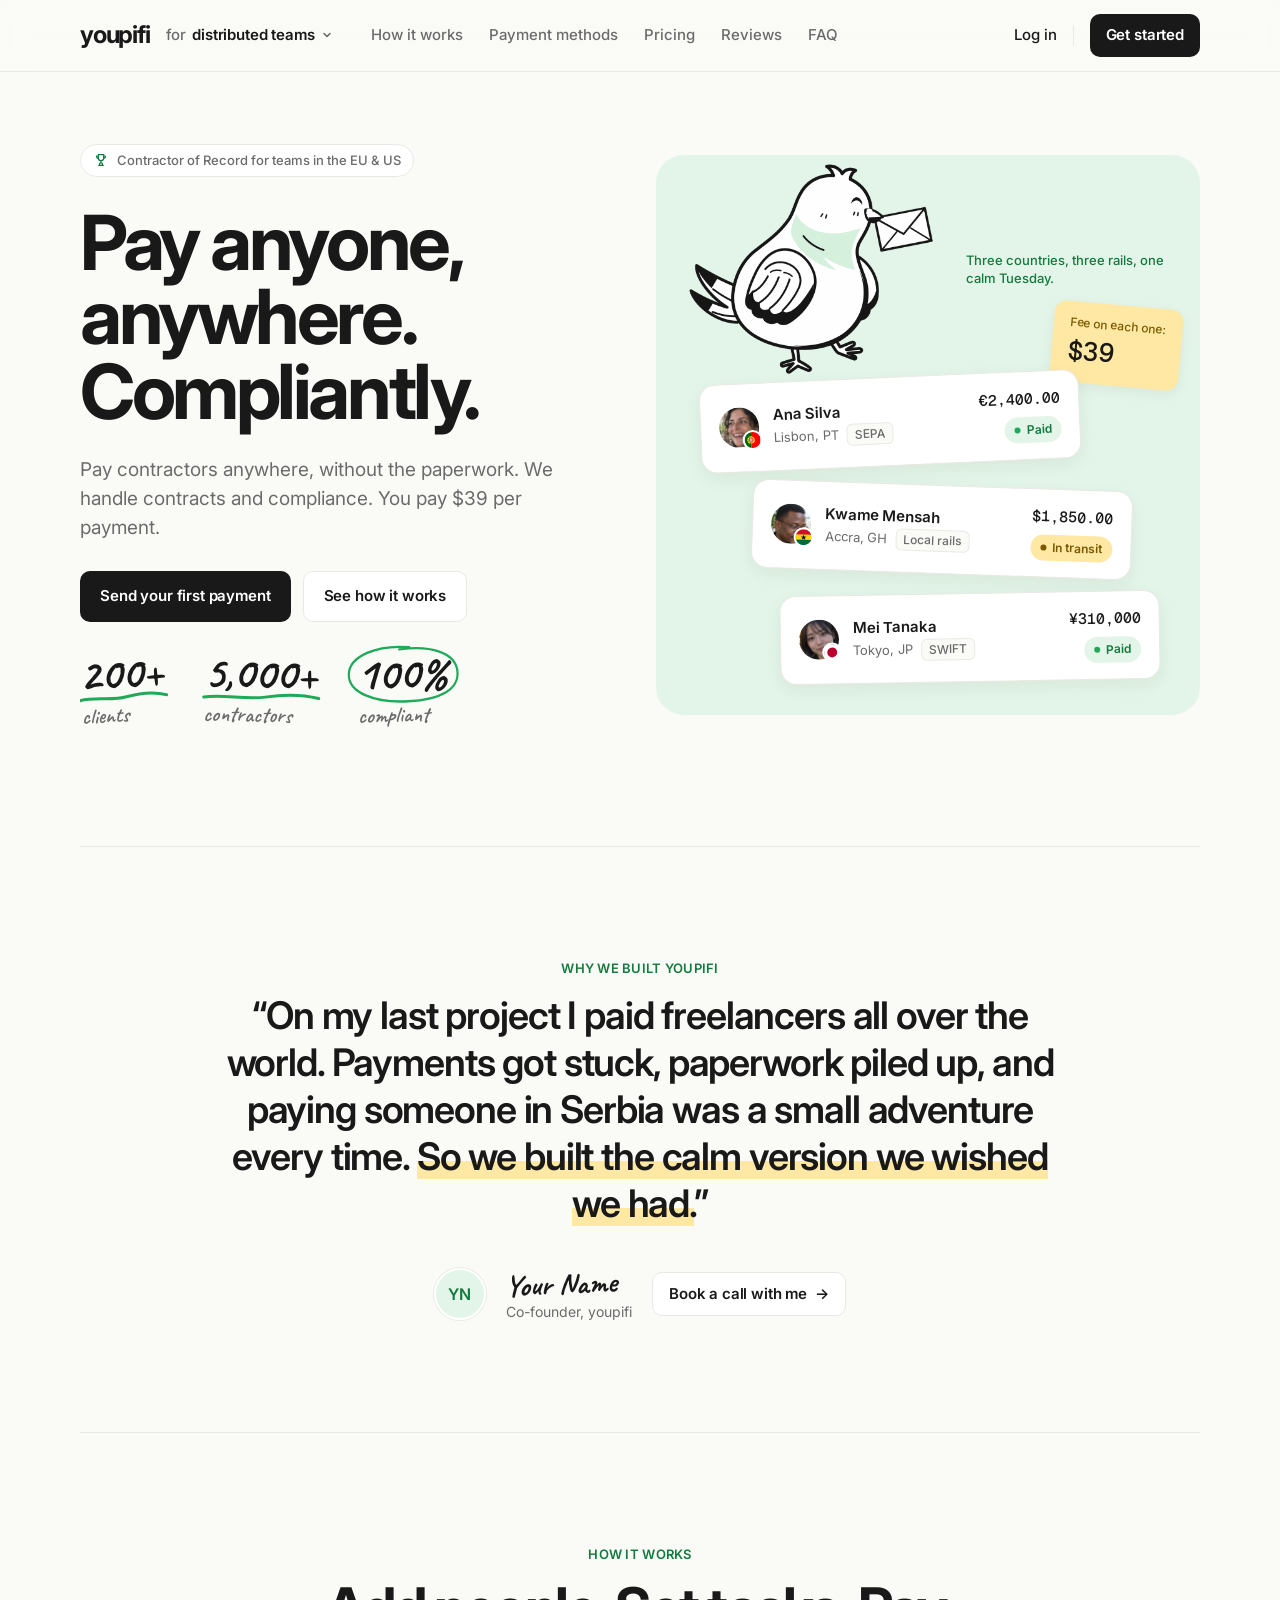
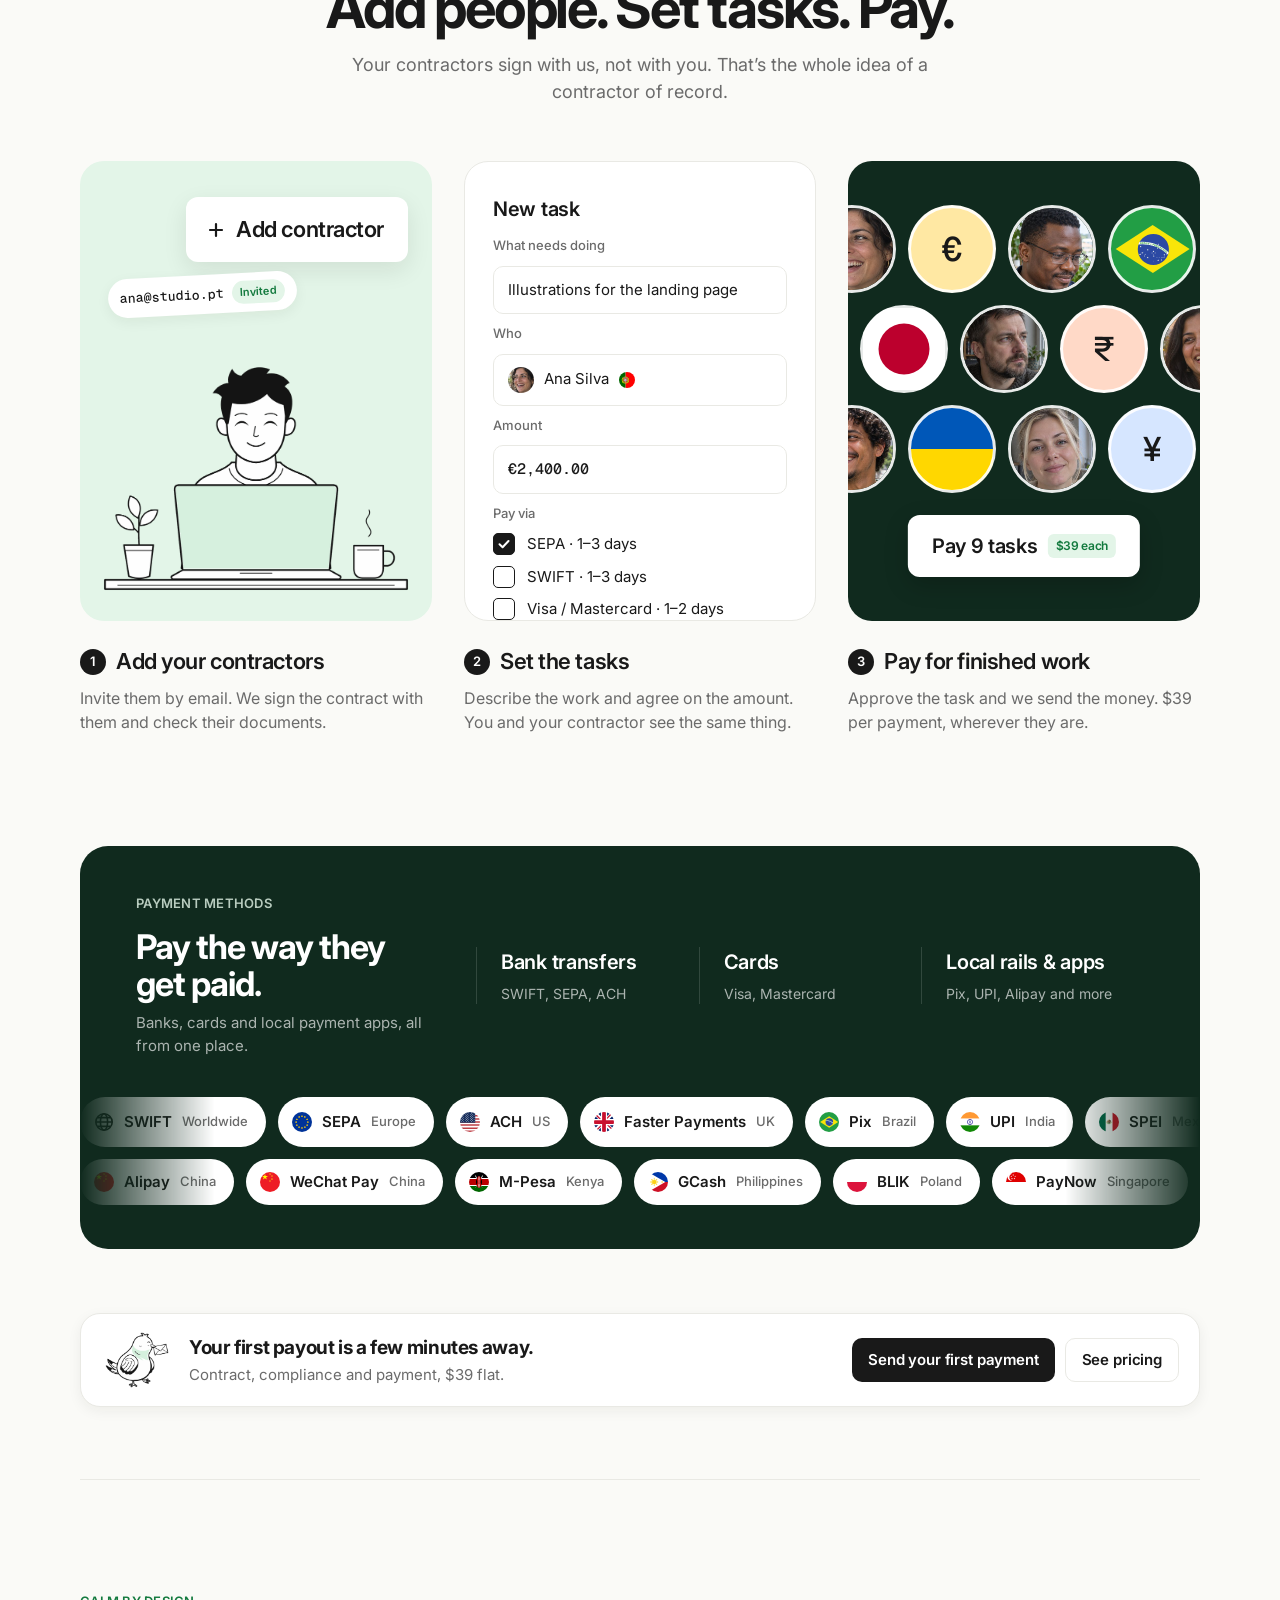
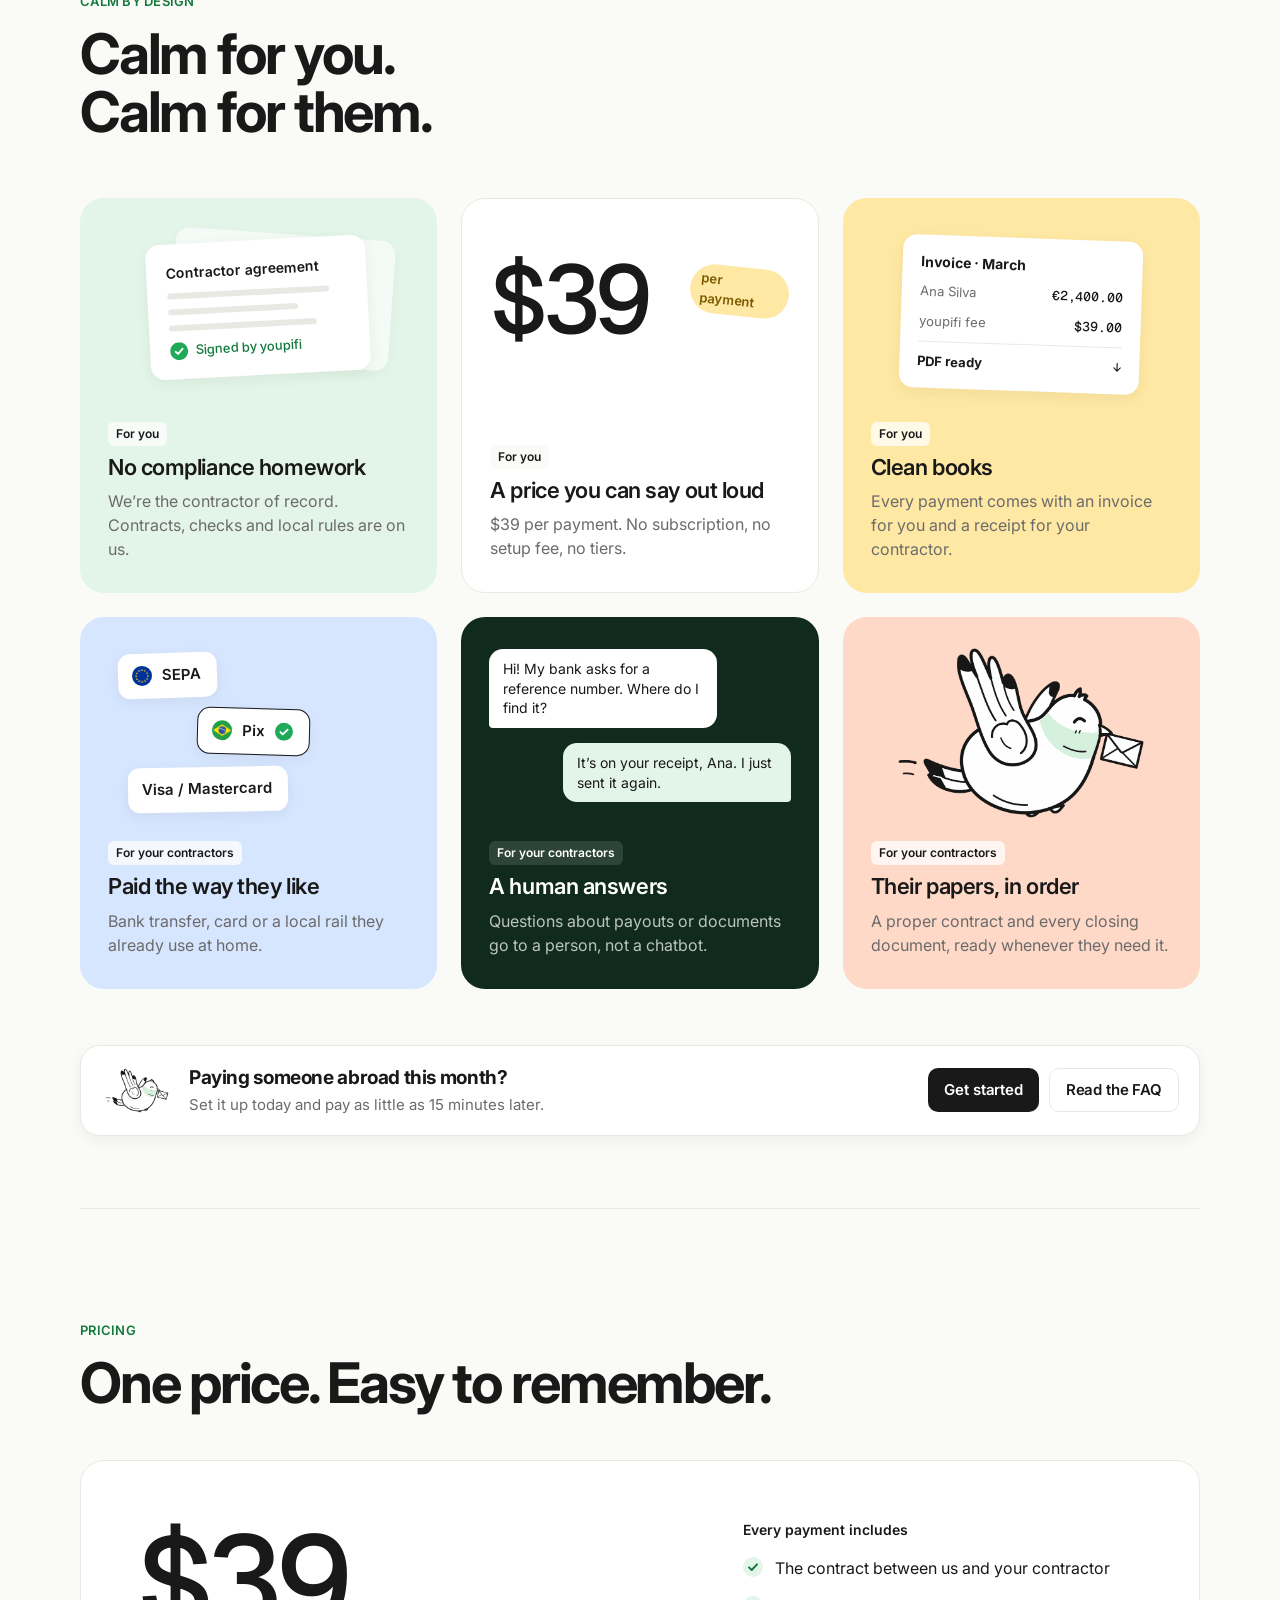
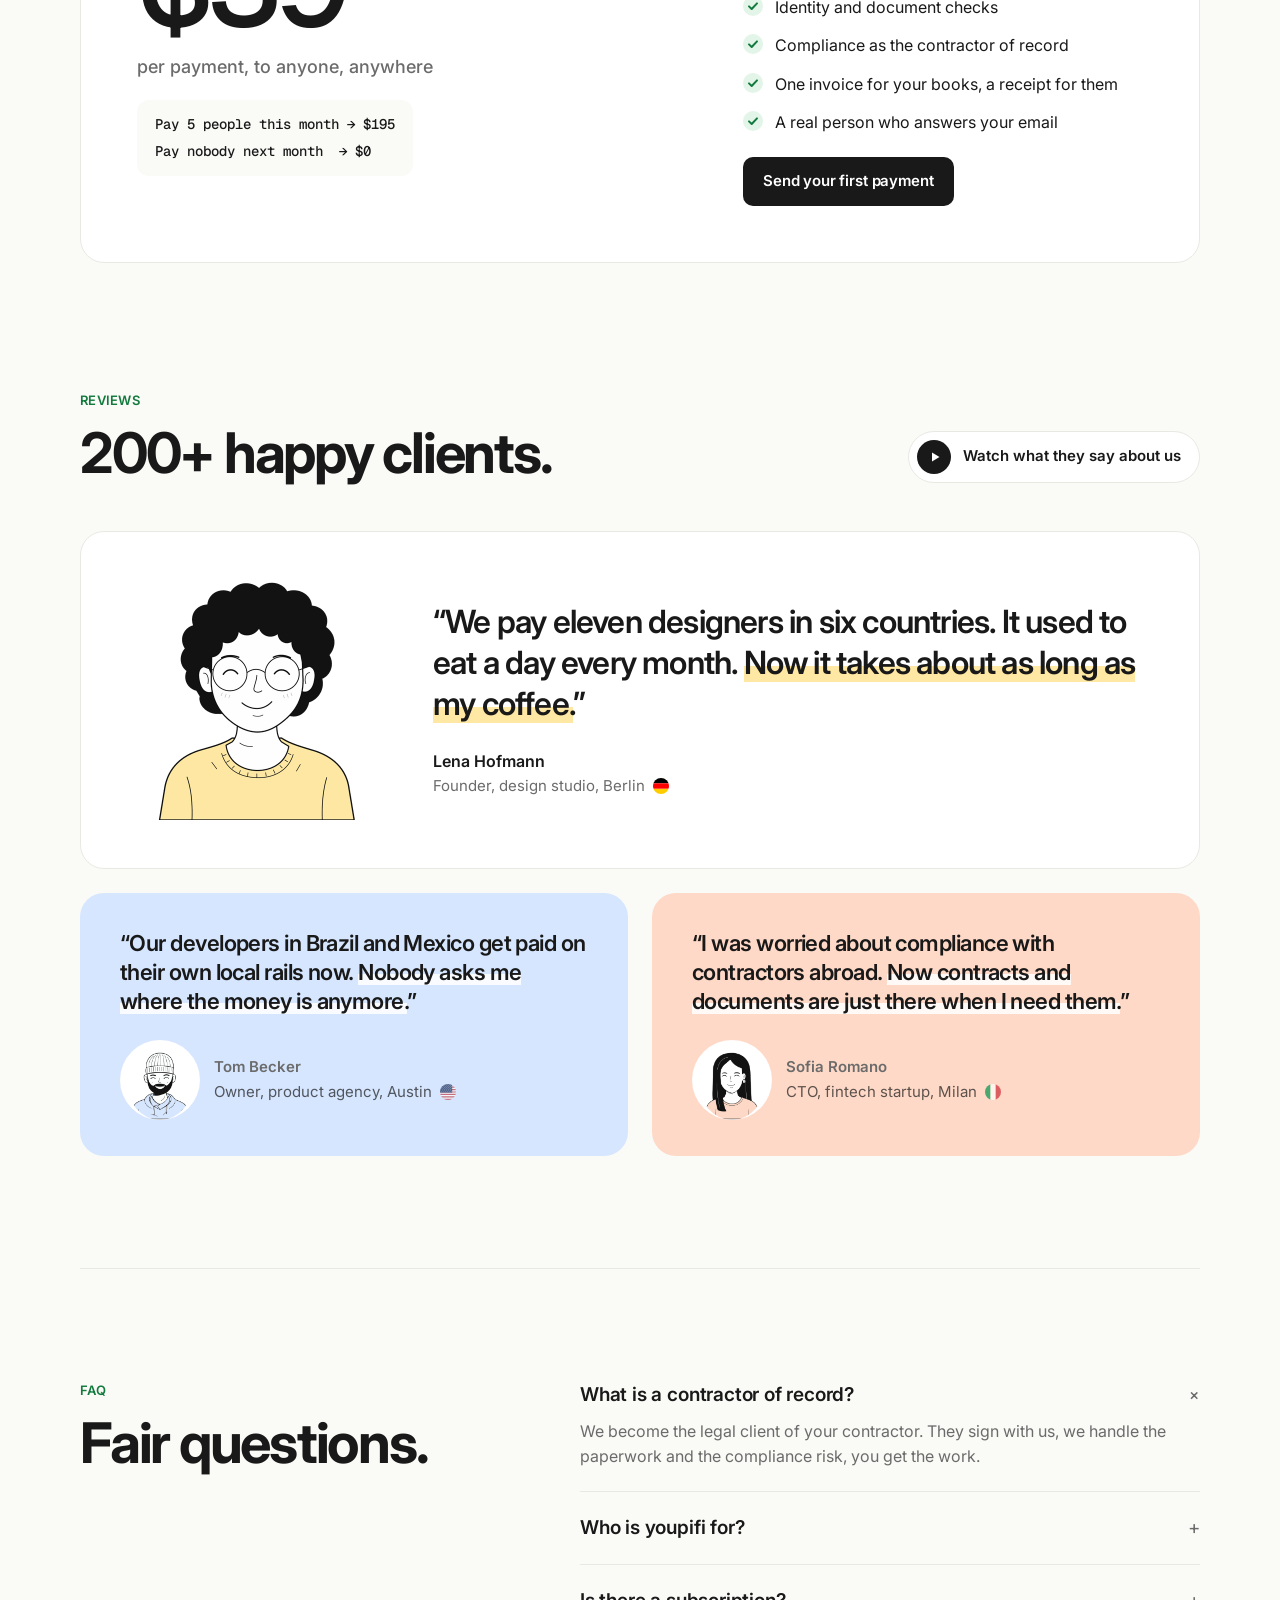
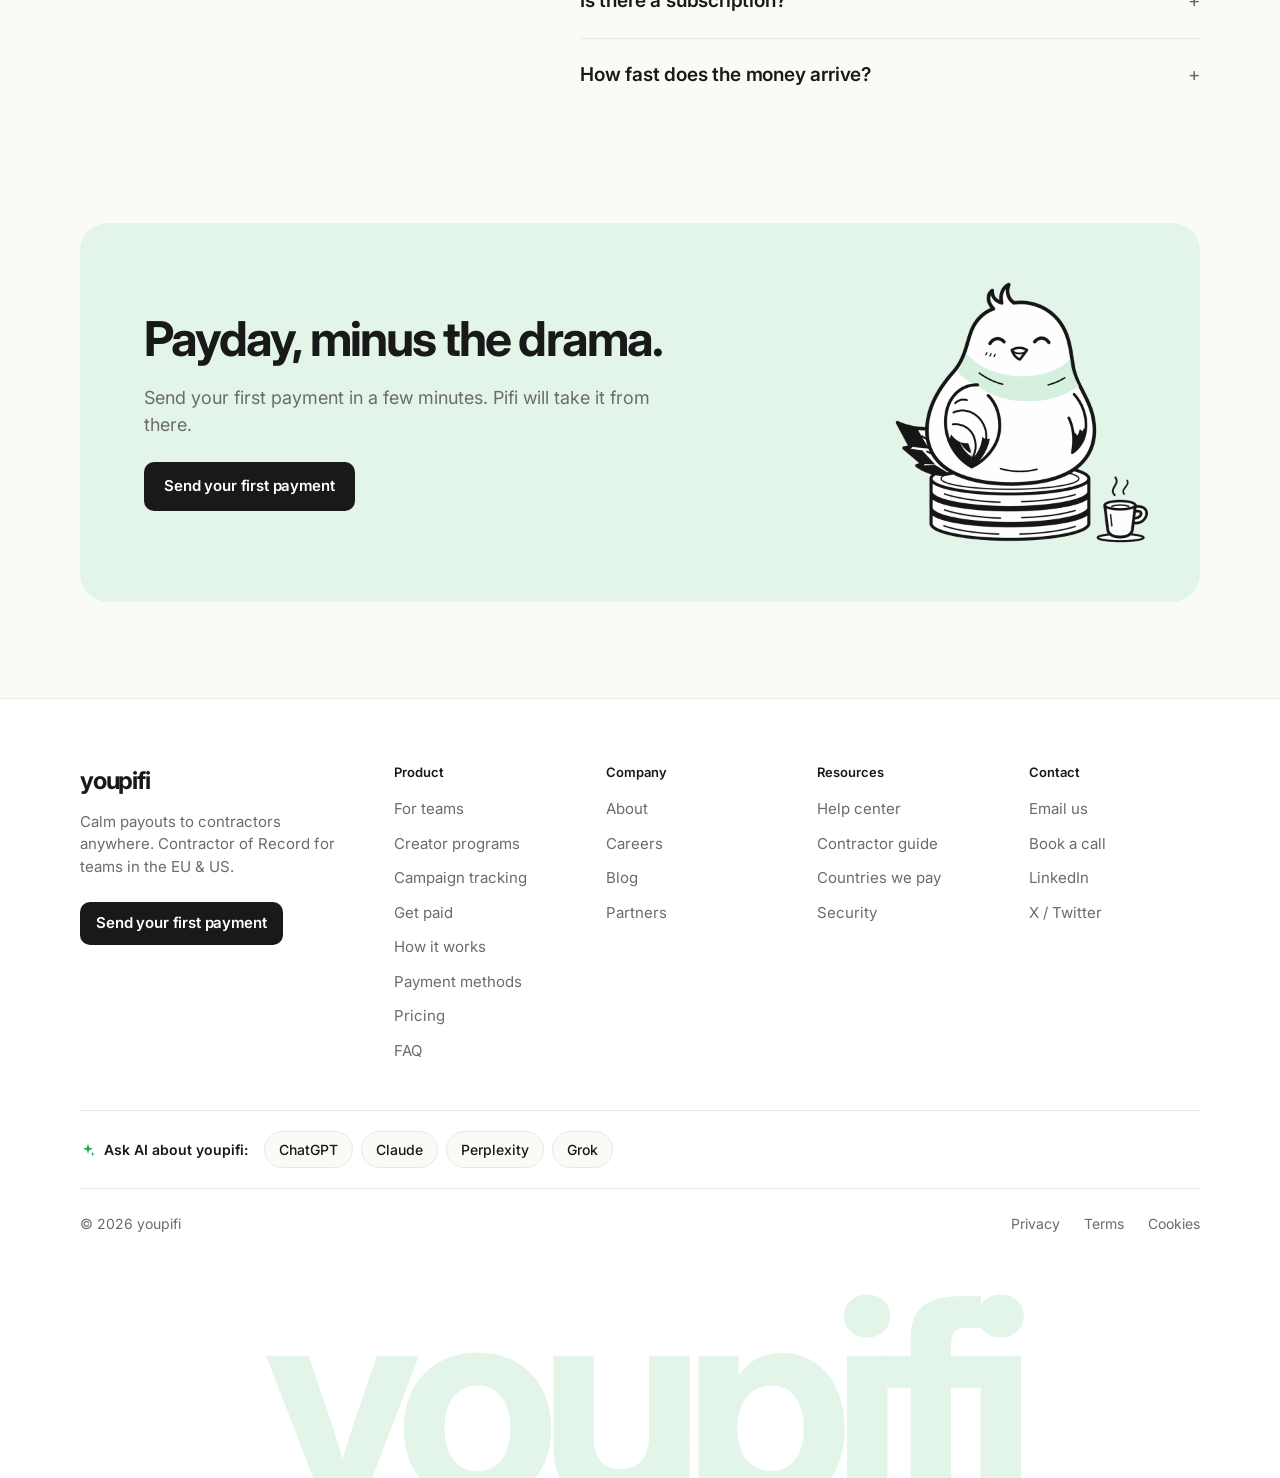
<file: index.html>
<!doctype html>
<html lang="en">
<head>
  <meta charset="utf-8">
  <meta name="viewport" content="width=device-width, initial-scale=1">
  <title>youpifi — Pay anyone, anywhere. Calmly.</title>
  <meta name="description" content="youpifi is a contractor of record for small and mid-size teams in the EU and US. We sign the contract, handle compliance and pay your contractors anywhere. $39 per payment.">
  <link rel="icon" href="assets/img/pifi-icon.png" type="image/png">
  <link rel="preconnect" href="https://fonts.googleapis.com">
  <link rel="preconnect" href="https://fonts.gstatic.com" crossorigin>
  <link href="https://fonts.googleapis.com/css2?family=Caveat:wght@600;700&family=Inter:wght@400;500;600;700&family=Geist+Mono:wght@500&display=swap" rel="stylesheet">
  <link rel="stylesheet" href="styles.css">
</head>
<body>

<header class="topbar">
  <div class="nav wrap">
    <div class="brand-aud">
      <a class="wordmark" href="index.html">youpifi</a>
      <details class="aud">
        <summary><span class="aud-for">for</span> distributed teams<svg class="aud-caret" width="12" height="12" viewBox="0 0 12 12" aria-hidden="true"><path d="M3 4.5 6 7.5 9 4.5" fill="none" stroke="currentColor" stroke-width="1.6" stroke-linecap="round" stroke-linejoin="round"/></svg></summary>
        <div class="aud-menu">
          <a class="aud-item" href="index.html" aria-current="page">
            <span class="aud-ico bg-matcha"><svg width="18" height="18" viewBox="0 0 24 24" fill="none" stroke="currentColor" stroke-width="1.7" stroke-linecap="round" stroke-linejoin="round" aria-hidden="true"><path d="M8 11a3 3 0 1 0 0-6 3 3 0 0 0 0 6zM16 11a2.5 2.5 0 1 0 0-5M3 19c.6-3 2.6-4.5 5-4.5s4.4 1.5 5 4.5M15.5 14.5c2 0 3.8 1.2 4.5 4"/></svg></span>
            <span><b>Distributed teams</b><small>Pay contractors and freelancers in any country</small></span>
          </a>
          <a class="aud-item" href="creators.html">
            <span class="aud-ico bg-butter"><svg width="18" height="18" viewBox="0 0 24 24" fill="none" stroke="currentColor" stroke-width="1.7" stroke-linecap="round" stroke-linejoin="round" aria-hidden="true"><path d="M12 3.5l2.4 4.9 5.4.8-3.9 3.8.9 5.4L12 15.9l-4.8 2.5.9-5.4-3.9-3.8 5.4-.8z"/></svg></span>
            <span><b>Creators &amp; influencers</b><small>Pay creators, influencers and affiliates on results</small></span>
          </a>
          <a class="aud-item" href="track.html">
            <span class="aud-ico bg-peach"><svg width="18" height="18" viewBox="0 0 24 24" fill="none" stroke="currentColor" stroke-width="1.7" stroke-linecap="round" stroke-linejoin="round" aria-hidden="true"><path d="M4 19V5M4 19h16M8 15l3.5-4 3 2.5L20 7"/></svg></span>
            <span><b>Campaign tracking <em class="aud-free">Free</em></b><small>Track creator posts and views in one place</small></span>
          </a>
          <a class="aud-item" href="get-paid.html">
            <span class="aud-ico bg-sky"><svg width="18" height="18" viewBox="0 0 24 24" fill="none" stroke="currentColor" stroke-width="1.7" stroke-linecap="round" stroke-linejoin="round" aria-hidden="true"><rect x="3.5" y="6" width="17" height="12.5" rx="2.5"/><path d="M3.5 10h17M7.5 14.5h3"/></svg></span>
            <span><b>Getting paid</b><small>For contractors and creators who receive payouts</small></span>
          </a>
        </div>
      </details>
    </div>
    <nav class="nav-links" aria-label="Main">
      <a href="#how">How it works</a>
      <a href="#times">Payment methods</a>
      <a href="#pricing">Pricing</a>
      <a href="#reviews">Reviews</a>
      <a href="#faq">FAQ</a>
    </nav>
    <div class="nav-actions">
      <a class="link" href="#">Log in</a>
      <span class="nav-sep" aria-hidden="true"></span>
      <a class="btn btn-primary" href="#start">Get started</a>
    </div>
  </div>
</header>

<main>

  <!-- HERO -->
  <section class="hero wrap">
    <div class="hero-copy">
      <span class="eyebrow"><svg class="award" width="16" height="16" viewBox="0 0 24 24" aria-hidden="true"><g fill="none" stroke="currentColor" stroke-width="1.8" stroke-linecap="round" stroke-linejoin="round"><path d="M8 4h8v5a4 4 0 0 1-8 0V4z"/><path d="M8 6H5.5a2.5 2.5 0 0 0 2.6 3.4M16 6h2.5a2.5 2.5 0 0 1-2.6 3.4"/><path d="M12 13v3.5M8.5 20h7M9.5 20l.8-3.5h3.4l.8 3.5"/></g></svg>Contractor of Record for teams in the EU &amp; US</span>
      <h1 aria-label="Pay anyone, anywhere. Calmly.">Pay anyone,<br>anywhere.<br><span class="rotator" aria-hidden="true"><span class="word is-on">Calmly.</span><span class="word">Compliantly.</span><span class="word">Confidently.</span></span></h1>
      <p class="lead">Pay contractors anywhere, without the paperwork. We handle contracts and compliance. You pay $39 per payment.</p>
      <div class="ctas">
        <a class="btn btn-primary btn-lg" href="#start">Send your first payment</a>
        <a class="btn btn-secondary btn-lg" href="#how">See how it works</a>
      </div>
      <ul class="proof" aria-label="youpifi in numbers">
        <li class="p1"><b>200+</b><span>clients</span></li>
        <li class="p2"><b>5,000+</b><span>contractors</span></li>
        <li class="p3"><b>100%</b><span>compliant</span></li>
      </ul>
    </div>

    <div class="collage" aria-hidden="true">
      <img class="collage-pifi" src="assets/img/pifi-walk.png" alt="">
      <p class="collage-cap">Three countries, three rails, one calm Tuesday.</p>
      <div class="fee-note"><span>Fee on each one:</span><b>$39</b></div>

      <div class="payout c1">
        <span class="avatar"><img src="assets/img/face-00.jpg" alt=""><span class="fi fi-pt fis"></span></span>
        <span class="who"><b>Ana Silva</b><small>Lisbon, PT <span class="rail-tag">SEPA</span></small></span>
        <span class="amt"><b>€2,400.00</b><span class="status paid">Paid</span></span>
      </div>
      <div class="payout c2">
        <span class="avatar"><img src="assets/img/face-01.jpg" alt=""><span class="fi fi-gh fis"></span></span>
        <span class="who"><b>Kwame Mensah</b><small>Accra, GH <span class="rail-tag">Local rails</span></small></span>
        <span class="amt"><b>$1,850.00</b><span class="status transit">In transit</span></span>
      </div>
      <div class="payout c3">
        <span class="avatar"><img src="assets/img/face-02.jpg" alt=""><span class="fi fi-jp fis"></span></span>
        <span class="who"><b>Mei Tanaka</b><small>Tokyo, JP <span class="rail-tag">SWIFT</span></small></span>
        <span class="amt"><b>¥310,000</b><span class="status paid">Paid</span></span>
      </div>
    </div>
  </section>

  <!-- FOUNDER NOTE — TODO: co-founder name, photo and booking link -->
  <section class="founder-note wrap rule">
    <figure>
      <span class="kicker">Why we built youpifi</span>
      <blockquote>“On my last project I paid freelancers all over the world. Payments got stuck, paperwork piled up, and paying someone in Serbia was a small adventure every time. <mark>So we built the calm version we wished we had.</mark>”</blockquote>
      <figcaption class="sign">
        <span class="sign-avatar" aria-hidden="true">YN</span>
        <span class="sign-who"><b>Your Name</b><small>Co-founder, youpifi</small></span>
        <a class="btn btn-secondary" href="#book-call">Book a call with me <span aria-hidden="true">→</span></a>
      </figcaption>
    </figure>
  </section>

  <!-- HOW IT WORKS -->
  <section class="how wrap rule" id="how">
    <div class="head center">
      <span class="kicker">How it works</span>
      <h2>Add people. Set tasks. Pay.</h2>
      <p>Your contractors sign with us, not with you. That’s the whole idea of a contractor of record.</p>
    </div>

    <div class="steps">
      <article class="step">
        <div class="visual v-add">
          <span class="chip-big"><svg width="20" height="20" viewBox="0 0 20 20" aria-hidden="true"><path d="M10 4v12M4 10h12" stroke="currentColor" stroke-width="2.2" stroke-linecap="round"/></svg>Add contractor</span>
          <span class="invite"><code>ana@studio.pt</code><em>Invited</em></span>
          <img class="founder" src="assets/img/founder.png" alt="A calm founder with a laptop and a cup of coffee">
        </div>
        <h3><span class="num">1</span>Add your contractors</h3>
        <p>Invite them by email. We sign the contract with them and check their documents.</p>
      </article>

      <article class="step">
        <div class="visual v-task" aria-hidden="true">
          <div class="form">
            <b class="form-title">New task</b>
            <label>What needs doing</label>
            <div class="input">Illustrations for the landing page</div>
            <label>Who</label>
            <div class="input"><img src="assets/img/face-00.jpg" alt="">Ana Silva <span class="fi fi-pt fis"></span></div>
            <label>Amount</label>
            <div class="input mono">€2,400.00</div>
            <label>Pay via</label>
            <ul class="checks">
              <li class="on">SEPA · 1–3 days</li>
              <li>SWIFT · 1–3 days</li>
              <li>Visa / Mastercard · 1–2 days</li>
              <li>Local rails · 1–3 days</li>
            </ul>
          </div>
        </div>
        <h3><span class="num">2</span>Set the tasks</h3>
        <p>Describe the work and agree on the amount. You and your contractor see the same thing.</p>
      </article>

      <article class="step">
        <div class="visual v-pay" aria-hidden="true">
          <div class="faces">
            <div class="frow">
              <img src="assets/img/face-00.jpg" alt=""><span class="tok t-butter">€</span><img src="assets/img/face-01.jpg" alt=""><span class="fi fi-br fis tokflag"></span><img src="assets/img/face-02.jpg" alt="">
            </div>
            <div class="frow shift">
              <span class="fi fi-jp fis tokflag"></span><img src="assets/img/face-10.jpg" alt=""><span class="tok t-peach">₹</span><img src="assets/img/face-11.jpg" alt=""><img src="assets/img/face-22.jpg" alt="">
            </div>
            <div class="frow">
              <img src="assets/img/face-12.jpg" alt=""><span class="fi fi-ua fis tokflag"></span><img src="assets/img/face-20.jpg" alt=""><span class="tok t-sky">¥</span><img src="assets/img/face-21.jpg" alt="">
            </div>
          </div>
          <span class="pay-btn">Pay 9 tasks <em>$39 each</em></span>
        </div>
        <h3><span class="num">3</span>Pay for finished work</h3>
        <p>Approve the task and we send the money. $39 per payment, wherever they are.</p>
      </article>
    </div>
  </section>

  <!-- PAYOUT TIMES BAND -->
  <section class="times wrap" id="times">
    <div class="band">
      <div class="band-top">
        <div class="band-title">
          <span class="kicker">Payment methods</span>
          <h2>Pay the way they get paid.</h2>
          <p>Banks, cards and local payment apps, all from one place.</p>
        </div>
        <ul class="methods">
          <li><b>Bank transfers</b><span>SWIFT, SEPA, ACH</span></li>
          <li><b>Cards</b><span>Visa, Mastercard</span></li>
          <li><b>Local rails &amp; apps</b><span>Pix, UPI, Alipay and more</span></li>
        </ul>
      </div>

      <!-- Rails shown are examples. Keep only the ones your payment partner supports. -->
      <div class="marquee" aria-label="Payment rails">
        <div class="track">
          <div class="lane">
            <span class="rail"><svg class="globe" width="20" height="20" viewBox="0 0 20 20" aria-hidden="true"><g fill="none" stroke="currentColor" stroke-width="1.6"><circle cx="10" cy="10" r="8.2"/><ellipse cx="10" cy="10" rx="3.6" ry="8.2"/><path d="M2 10h16M3.4 5.6h13.2M3.4 14.4h13.2"/></g></svg><b>SWIFT</b><small>Worldwide</small></span>
            <span class="rail"><span class="fi fi-eu fis"></span><b>SEPA</b><small>Europe</small></span>
            <span class="rail"><span class="fi fi-us fis"></span><b>ACH</b><small>US</small></span>
            <span class="rail"><span class="fi fi-gb fis"></span><b>Faster Payments</b><small>UK</small></span>
            <span class="rail"><span class="fi fi-br fis"></span><b>Pix</b><small>Brazil</small></span>
            <span class="rail"><span class="fi fi-in fis"></span><b>UPI</b><small>India</small></span>
            <span class="rail"><span class="fi fi-mx fis"></span><b>SPEI</b><small>Mexico</small></span>
            <span class="rail"><b class="visa">VISA</b></span>
            <span class="rail"><svg width="30" height="20" viewBox="0 0 30 20" aria-hidden="true"><circle cx="10" cy="10" r="9" fill="#EB001B"/><circle cx="20" cy="10" r="9" fill="#F79E1B"/><path d="M15 2.5a9 9 0 0 1 0 15 9 9 0 0 1 0-15z" fill="#FF5F00"/></svg><b>Mastercard</b></span>
          </div>
          <div class="lane" aria-hidden="true"></div>
        </div>
        <div class="track reverse">
          <div class="lane">
            <span class="rail"><span class="fi fi-cn fis"></span><b>Alipay</b><small>China</small></span>
            <span class="rail"><span class="fi fi-cn fis"></span><b>WeChat Pay</b><small>China</small></span>
            <span class="rail"><span class="fi fi-ke fis"></span><b>M-Pesa</b><small>Kenya</small></span>
            <span class="rail"><span class="fi fi-ph fis"></span><b>GCash</b><small>Philippines</small></span>
            <span class="rail"><span class="fi fi-pl fis"></span><b>BLIK</b><small>Poland</small></span>
            <span class="rail"><span class="fi fi-sg fis"></span><b>PayNow</b><small>Singapore</small></span>
            <span class="rail"><span class="fi fi-eu fis"></span><b>SEPA Instant</b><small>Europe</small></span>
            <span class="rail"><span class="fi fi-us fis"></span><b>Fedwire</b><small>US</small></span>
          </div>
          <div class="lane" aria-hidden="true"></div>
        </div>
      </div>
    </div>
  </section>

  <!-- inline CTA -->
  <section class="wrap cta-inline">
    <div class="cta-band">
      <img src="assets/img/pifi-walk.png" alt="">
      <div class="cta-copy"><b>Your first payout is a few minutes away.</b><span>Contract, compliance and payment, $39 flat.</span></div>
      <div class="cta-btns"><a class="btn btn-primary" href="#start">Send your first payment</a><a class="btn btn-secondary" href="#pricing">See pricing</a></div>
    </div>
  </section>

  <!-- CALM BENTO -->
  <section class="calm wrap rule">
    <div class="head">
      <span class="kicker">Calm by design</span>
      <h2>Calm for you.<br>Calm for them.</h2>
    </div>

    <div class="bento">
      <article class="tile bg-matcha">
        <div class="tv" aria-hidden="true">
          <div class="doc ghost"></div>
          <div class="doc">
            <b>Contractor agreement</b><i style="width:90%"></i><i style="width:72%"></i><i style="width:82%"></i>
            <span class="signed"><span class="ck"></span>Signed by youpifi</span>
          </div>
        </div>
        <span class="tag">For you</span>
        <h3>No compliance homework</h3>
        <p>We’re the contractor of record. Contracts, checks and local rules are on us.</p>
      </article>

      <article class="tile bg-white">
        <div class="tv" aria-hidden="true">
          <span class="big39">$39</span><span class="sticker-note">per payment</span>
        </div>
        <span class="tag">For you</span>
        <h3>A price you can say out loud</h3>
        <p>$39 per payment. No subscription, no setup fee, no tiers.</p>
      </article>

      <article class="tile bg-butter">
        <div class="tv" aria-hidden="true">
          <div class="invoice">
            <b>Invoice · March</b>
            <div><span>Ana Silva</span><span class="mono">€2,400.00</span></div>
            <div><span>youpifi fee</span><span class="mono">$39.00</span></div>
            <hr>
            <div><b>PDF ready</b><span class="mono">↓</span></div>
          </div>
        </div>
        <span class="tag">For you</span>
        <h3>Clean books</h3>
        <p>Every payment comes with an invoice for you and a receipt for your contractor.</p>
      </article>

      <article class="tile bg-sky">
        <div class="tv" aria-hidden="true">
          <span class="opt o1"><span class="fi fi-eu fis"></span>SEPA</span>
          <span class="opt o2 on"><span class="fi fi-br fis"></span>Pix<span class="ck"></span></span>
          <span class="opt o3">Visa / Mastercard</span>
        </div>
        <span class="tag">For your contractors</span>
        <h3>Paid the way they like</h3>
        <p>Bank transfer, card or a local rail they already use at home.</p>
      </article>

      <article class="tile bg-forest">
        <div class="tv" aria-hidden="true">
          <span class="bubble me">Hi! My bank asks for a reference number. Where do I find it?</span>
          <span class="bubble them">It’s on your receipt, Ana. I just sent it again.</span>
        </div>
        <span class="tag">For your contractors</span>
        <h3>A human answers</h3>
        <p>Questions about payouts or documents go to a person, not a chatbot.</p>
      </article>

      <article class="tile bg-peach">
        <div class="tv" aria-hidden="true">
          <img class="tile-pifi" src="assets/img/pifi-fly.png" alt="">
        </div>
        <span class="tag">For your contractors</span>
        <h3>Their papers, in order</h3>
        <p>A proper contract and every closing document, ready whenever they need it.</p>
      </article>
    </div>
  </section>

  <!-- inline CTA -->
  <section class="wrap cta-inline tight">
    <div class="cta-band">
      <img src="assets/img/pifi-fly.png" alt="">
      <div class="cta-copy"><b>Paying someone abroad this month?</b><span>Set it up today and pay as little as 15 minutes later.</span></div>
      <div class="cta-btns"><a class="btn btn-primary" href="#start">Get started</a><a class="btn btn-secondary" href="#faq">Read the FAQ</a></div>
    </div>
  </section>

  <!-- PRICING -->
  <section class="pricing wrap rule" id="pricing">
    <div class="head">
      <span class="kicker">Pricing</span>
      <h2>One price. Easy to remember.</h2>
    </div>
    <div class="price-card">
      <div class="price">
        <span class="price-num">$39</span>
        <p>per payment, to anyone, anywhere</p>
        <div class="math mono">
          <span>Pay 5 people this month → $195</span>
          <span>Pay nobody next month  → $0</span>
        </div>
      </div>
      <div class="included">
        <b>Every payment includes</b>
        <ul>
          <li>The contract between us and your contractor</li>
          <li>Identity and document checks</li>
          <li>Compliance as the contractor of record</li>
          <li>One invoice for your books, a receipt for them</li>
          <li>A real person who answers your email</li>
        </ul>
        <a class="btn btn-primary btn-lg" href="#start">Send your first payment</a>
      </div>
    </div>
  </section>

  <!-- TESTIMONIALS — PLACEHOLDERS: replace quotes, names and companies with real customers before launch -->
  <section class="quote wrap" id="reviews">
    <div class="quote-head">
      <div>
        <span class="kicker">Reviews</span>
        <h2>200+ happy clients.</h2>
      </div>
      <!-- TODO: link to the video reviews -->
      <a class="video-link" href="#">
        <span class="play" aria-hidden="true"><svg width="14" height="14" viewBox="0 0 14 14"><path d="M4 2.5v9l7.5-4.5z" fill="currentColor"/></svg></span>
        Watch what they say about us
      </a>
    </div>
    <figure class="review featured">
      <img class="quote-art" src="assets/img/customer.png" alt="Illustrated portrait of a studio founder holding a coffee mug">
      <div>
        <blockquote>“We pay eleven designers in six countries. It used to eat a day every month. <mark>Now it takes about as long as my coffee.</mark>”</blockquote>
        <figcaption><b>Lena Hofmann</b><span>Founder, design studio, Berlin <span class="fi fi-de fis"></span></span></figcaption>
      </div>
    </figure>
    <div class="review-row">
      <figure class="review bg-sky">
        <blockquote>“Our developers in Brazil and Mexico get paid on their own local rails now. <mark>Nobody asks me where the money is anymore.</mark>”</blockquote>
        <figcaption>
          <img src="assets/img/customer-tom.png" alt="Illustrated portrait of an agency owner in a beanie">
          <span class="by"><b>Tom Becker</b><span>Owner, product agency, Austin <span class="fi fi-us fis"></span></span></span>
        </figcaption>
      </figure>
      <figure class="review bg-peach">
        <blockquote>“I was worried about compliance with contractors abroad. <mark>Now contracts and documents are just there when I need them.</mark>”</blockquote>
        <figcaption>
          <img src="assets/img/customer-sofia.png" alt="Illustrated portrait of a CTO holding a phone">
          <span class="by"><b>Sofia Romano</b><span>CTO, fintech startup, Milan <span class="fi fi-it fis"></span></span></span>
        </figcaption>
      </figure>
    </div>
  </section>

  <!-- FAQ -->
  <section class="faq wrap rule" id="faq">
    <div class="head">
      <span class="kicker">FAQ</span>
      <h2>Fair questions.</h2>
    </div>
    <div class="qa">
      <details open>
        <summary>What is a contractor of record?</summary>
        <p>We become the legal client of your contractor. They sign with us, we handle the paperwork and the compliance risk, you get the work.</p>
      </details>
      <details>
        <summary>Who is youpifi for?</summary>
        <p>Small and mid-size teams in the EU and the US that work with freelancers and contractors abroad.</p>
      </details>
      <details>
        <summary>Is there a subscription?</summary>
        <p>No. You pay $39 for each payment you send, and nothing in the months you don’t send any.</p>
      </details>
      <details>
        <summary>How fast does the money arrive?</summary>
        <p>1–2 days by card. 1–3 days by SWIFT, SEPA or local rails.</p>
      </details>
    </div>
  </section>

  <!-- FINAL CTA -->
  <section class="final wrap" id="start">
    <div class="final-box">
      <div>
        <h2>Payday, minus the drama.</h2>
        <p>Send your first payment in a few minutes. Pifi will take it from there.</p>
        <a class="btn btn-primary btn-lg" href="#">Send your first payment</a>
      </div>
      <img src="assets/img/pifi-rest.png" alt="Pifi the pigeon, resting on a stack of coins next to a cup of coffee">
    </div>
  </section>
</main>

<!-- FOOTER — TODO: real URLs for pages, contacts and socials -->
<footer class="footer">
  <div class="wrap footer-grid">
    <div class="footer-brand">
      <a class="wordmark" href="#">youpifi</a>
      <p>Calm payouts to contractors anywhere. Contractor of Record for teams in the EU &amp; US.</p>
      <a class="btn btn-primary" href="#start">Send your first payment</a>
    </div>
    <nav class="footer-col" aria-label="Product">
      <b>Product</b>
      <a href="index.html">For teams</a>
      <a href="creators.html">Creator programs</a>
      <a href="track.html">Campaign tracking</a>
      <a href="get-paid.html">Get paid</a>
      <a href="#how">How it works</a>
      <a href="#times">Payment methods</a>
      <a href="#pricing">Pricing</a>
      <a href="#faq">FAQ</a>
    </nav>
    <nav class="footer-col" aria-label="Company">
      <b>Company</b>
      <a href="#">About</a>
      <a href="#">Careers</a>
      <a href="#">Blog</a>
      <a href="#">Partners</a>
    </nav>
    <nav class="footer-col" aria-label="Resources">
      <b>Resources</b>
      <a href="#">Help center</a>
      <a href="#">Contractor guide</a>
      <a href="#">Countries we pay</a>
      <a href="#">Security</a>
    </nav>
    <div class="footer-col">
      <b>Contact</b>
      <a href="#">Email us</a>
      <a href="#book-call">Book a call</a>
      <a href="#">LinkedIn</a>
      <a href="#">X / Twitter</a>
    </div>
  </div>
  <!-- Ask AI: prompt mentions the current GitHub Pages URL — update when moving to the real domain -->
  <div class="wrap ask-ai">
    <span class="ask-label"><svg width="16" height="16" viewBox="0 0 24 24" aria-hidden="true"><path d="M12 2.5l1.9 5.6 5.6 1.9-5.6 1.9L12 17.5l-1.9-5.6L4.5 10l5.6-1.9z M19 15l.9 2.1 2.1.9-2.1.9L19 21l-.9-2.1-2.1-.9 2.1-.9z" fill="currentColor"/></svg>Ask AI about youpifi:</span>
    <div class="ask-chips">
      <a target="_blank" rel="noopener" href="https://chatgpt.com/?q=What%20is%20youpifi%20(https%3A%2F%2Falexeyvu123.github.io%2Fyoupifi%2F)%20and%20how%20does%20it%20help%20companies%20pay%20contractors%20abroad%3F">ChatGPT</a>
      <a target="_blank" rel="noopener" href="https://claude.ai/new?q=What%20is%20youpifi%20(https%3A%2F%2Falexeyvu123.github.io%2Fyoupifi%2F)%20and%20how%20does%20it%20help%20companies%20pay%20contractors%20abroad%3F">Claude</a>
      <a target="_blank" rel="noopener" href="https://www.perplexity.ai/search?q=What%20is%20youpifi%20(https%3A%2F%2Falexeyvu123.github.io%2Fyoupifi%2F)%20and%20how%20does%20it%20help%20companies%20pay%20contractors%20abroad%3F">Perplexity</a>
      <a target="_blank" rel="noopener" href="https://grok.com/?q=What%20is%20youpifi%20(https%3A%2F%2Falexeyvu123.github.io%2Fyoupifi%2F)%20and%20how%20does%20it%20help%20companies%20pay%20contractors%20abroad%3F">Grok</a>
    </div>
  </div>
  <div class="wrap footer-bottom">
    <span>© 2026 youpifi</span>
    <nav aria-label="Legal"><a href="#">Privacy</a><a href="#">Terms</a><a href="#">Cookies</a></nav>
  </div>
  <div class="footer-giant" aria-hidden="true">youpifi</div>
</footer>

<script>
  // Duplicate marquee lanes so the loop is seamless
  document.querySelectorAll('.track').forEach(function (t) {
    var lanes = t.querySelectorAll('.lane');
    if (lanes.length === 2) lanes[1].innerHTML = lanes[0].innerHTML;
  });

  // Hero word rotator: Calmly → Compliantly → Confidently
  (function () {
    var words = document.querySelectorAll('.rotator .word');
    if (!words.length || window.matchMedia('(prefers-reduced-motion: reduce)').matches) return;
    var i = 0;
    setInterval(function () {
      words[i].classList.remove('is-on');
      words[i].classList.add('is-off');
      var prev = words[i];
      setTimeout(function () { prev.classList.remove('is-off'); }, 600);
      i = (i + 1) % words.length;
      words[i].classList.add('is-on');
    }, 2800);
  })();
</script>
<script>
  // Close the audience menu on outside click / Esc
  (function () {
    var d = document.querySelector('details.aud');
    if (!d) return;
    document.addEventListener('click', function (e) { if (d.open && !d.contains(e.target)) d.open = false; });
    document.addEventListener('keydown', function (e) { if (e.key === 'Escape') d.open = false; });
  })();
</script>
</body>
</html>
</file>
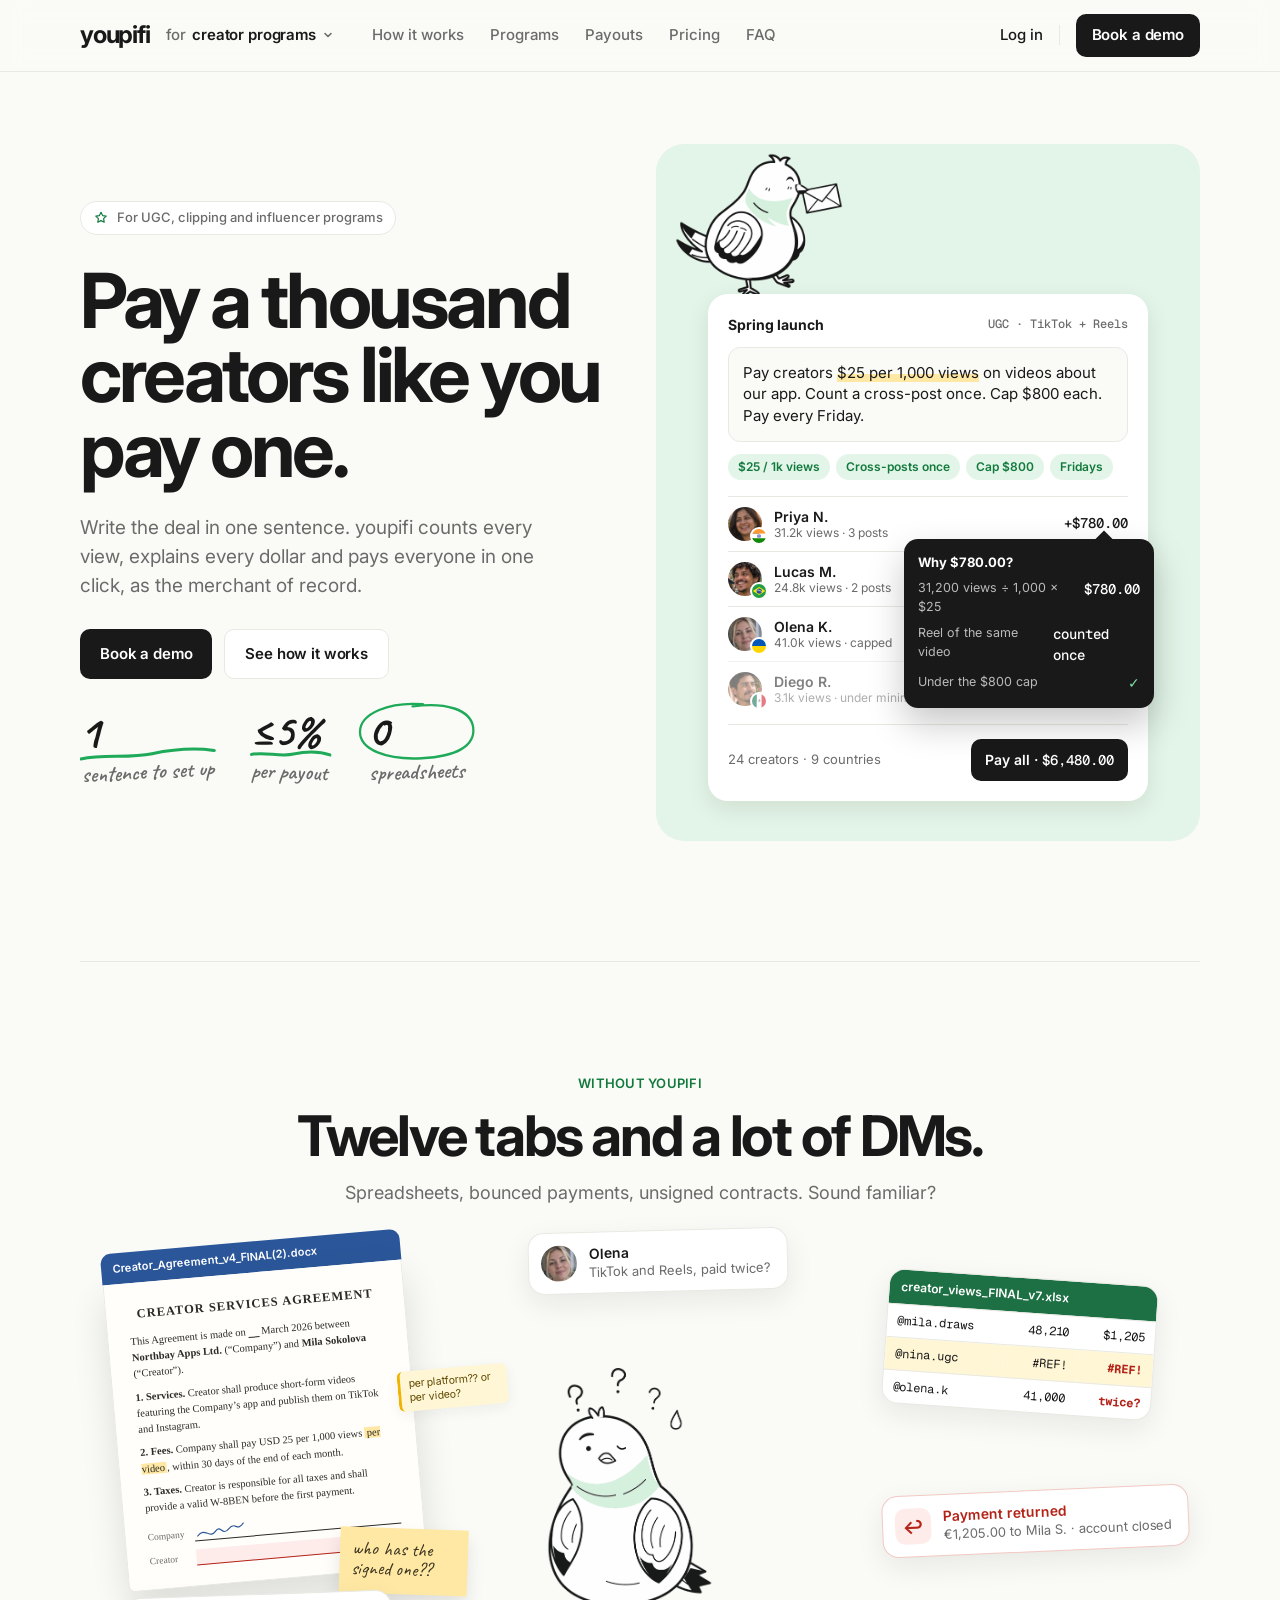
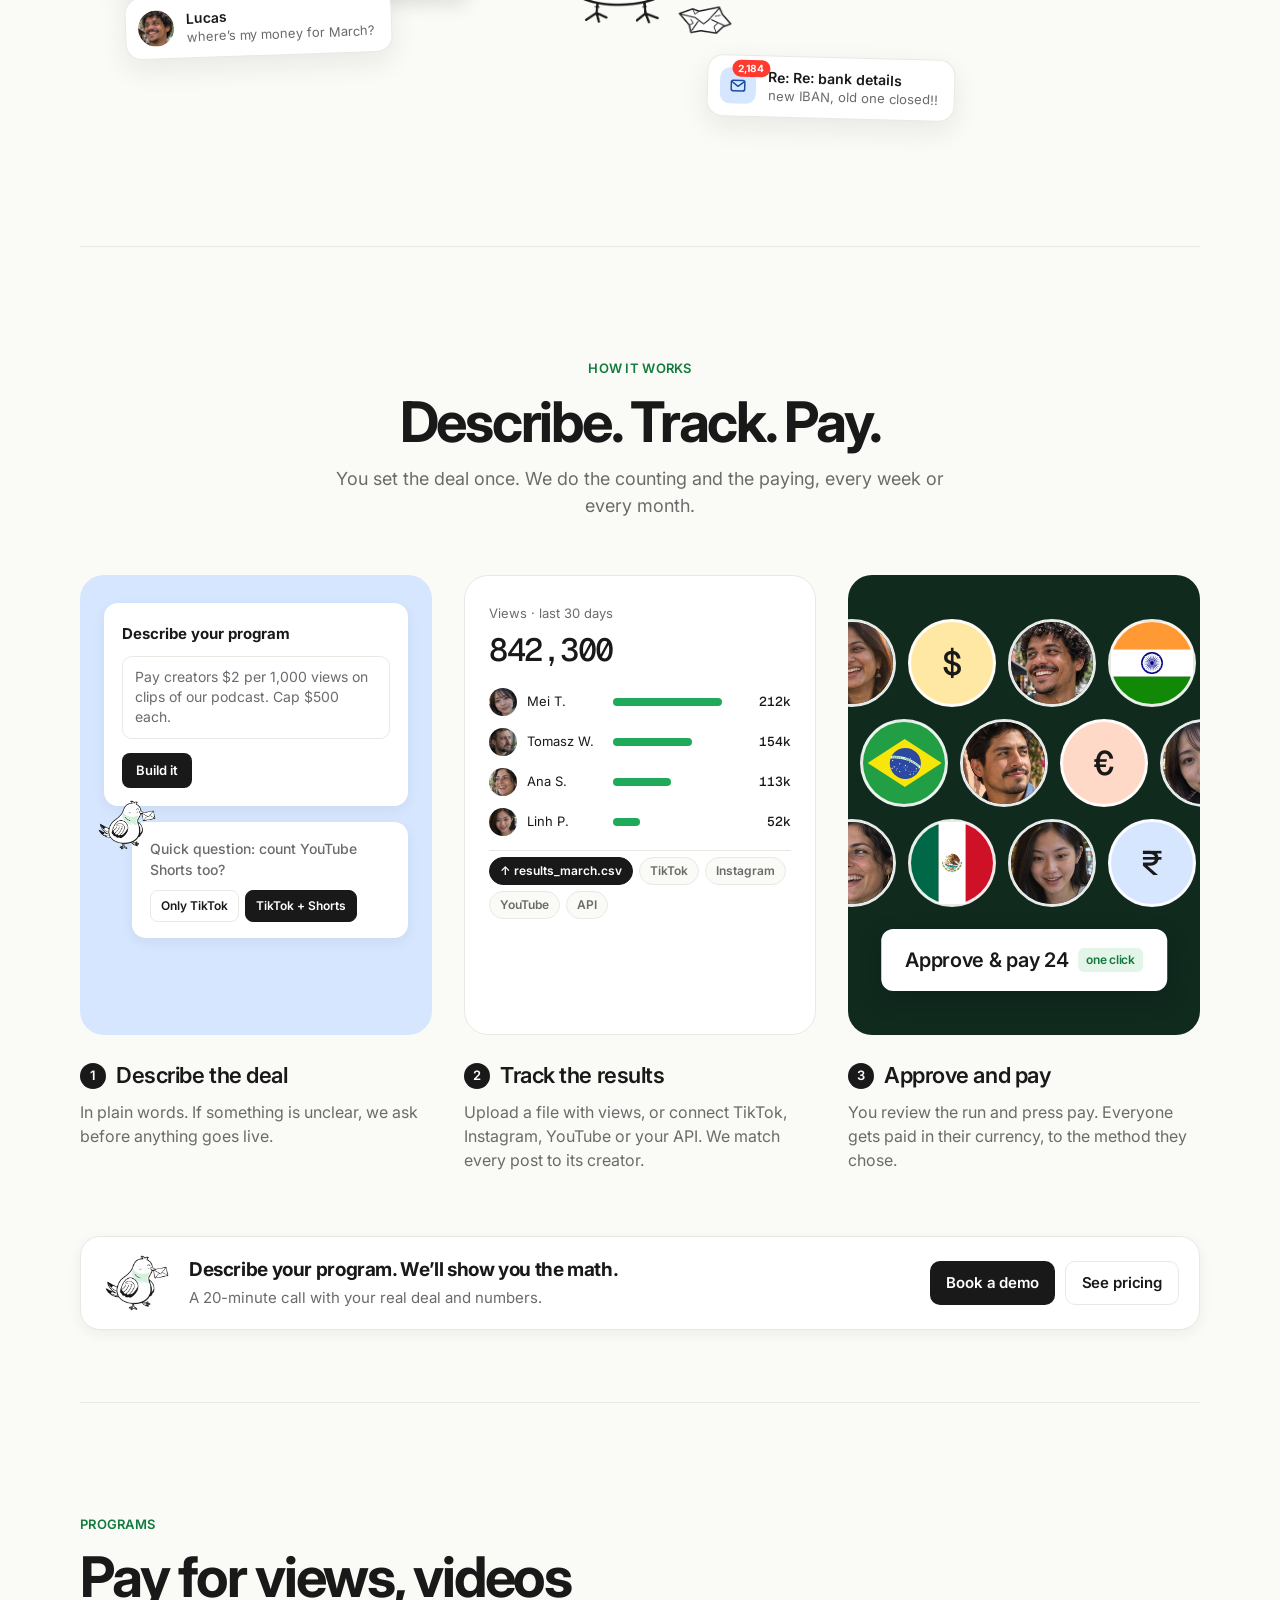
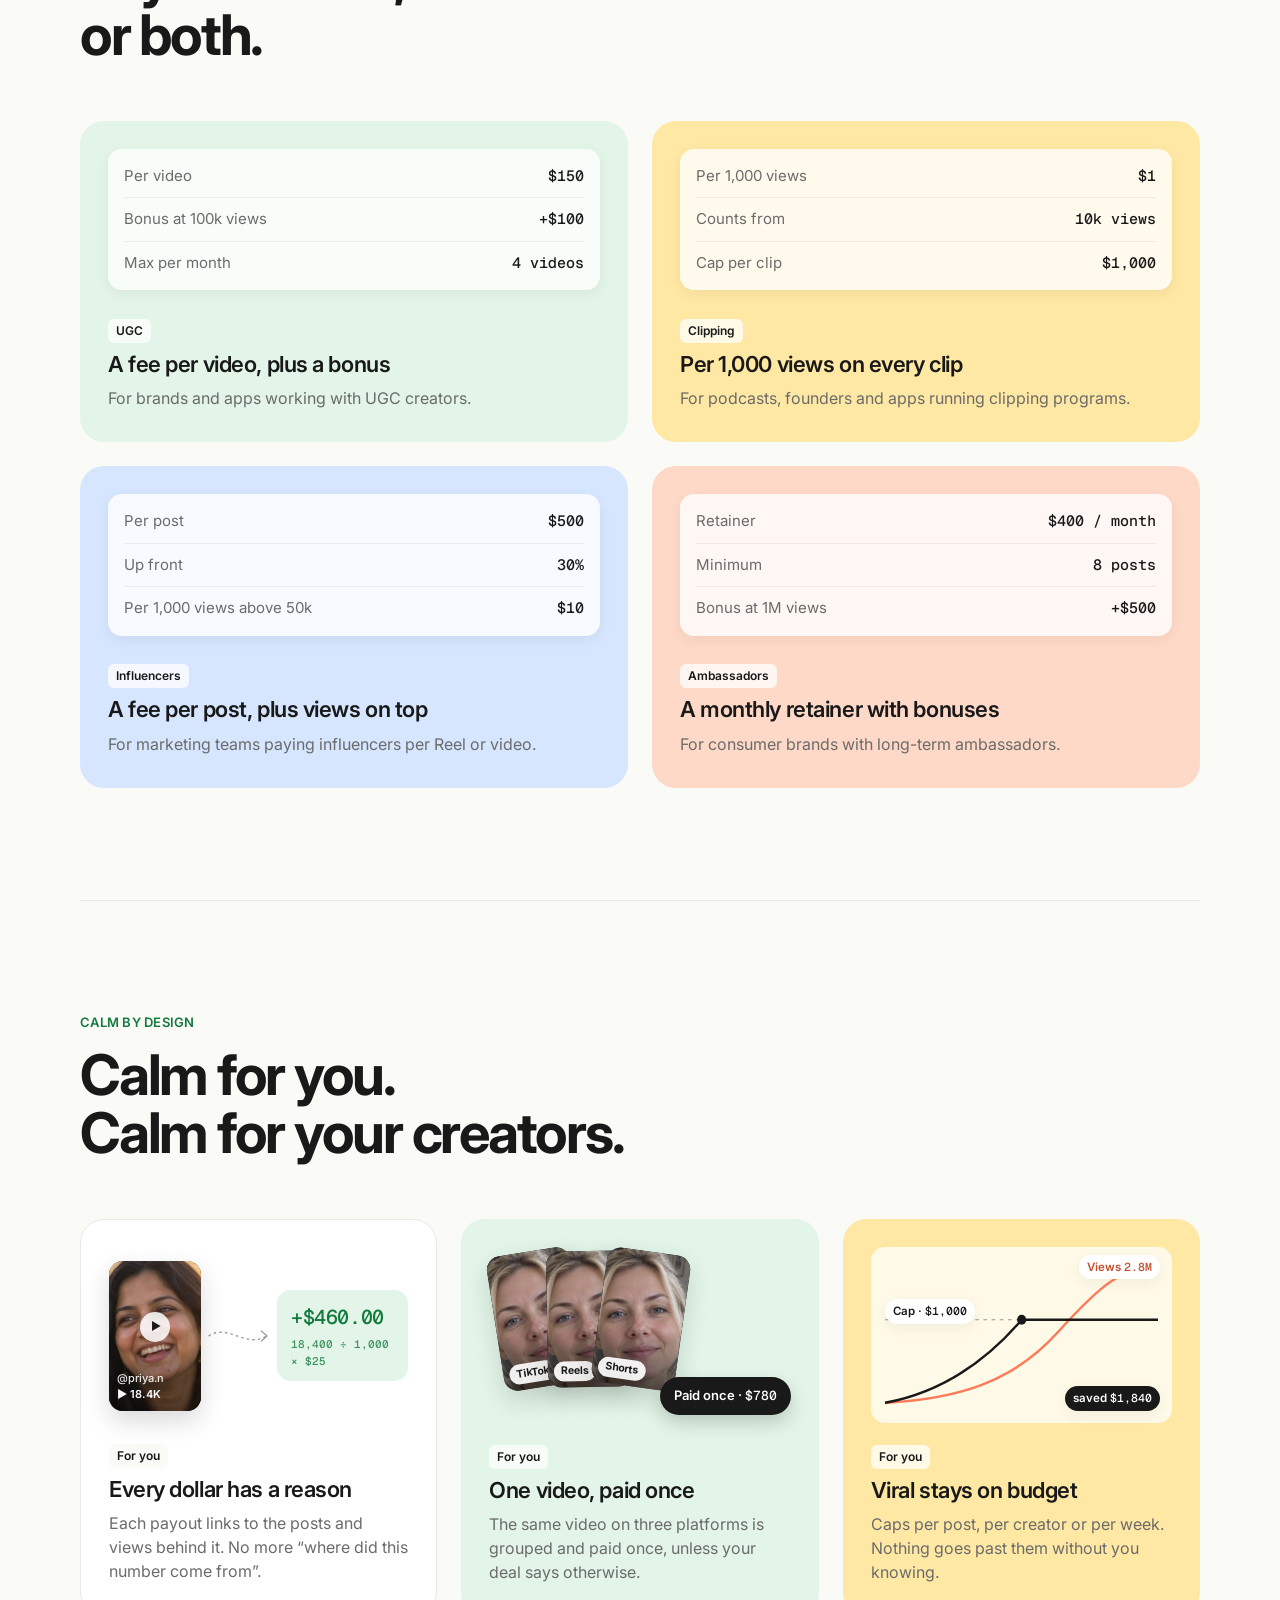
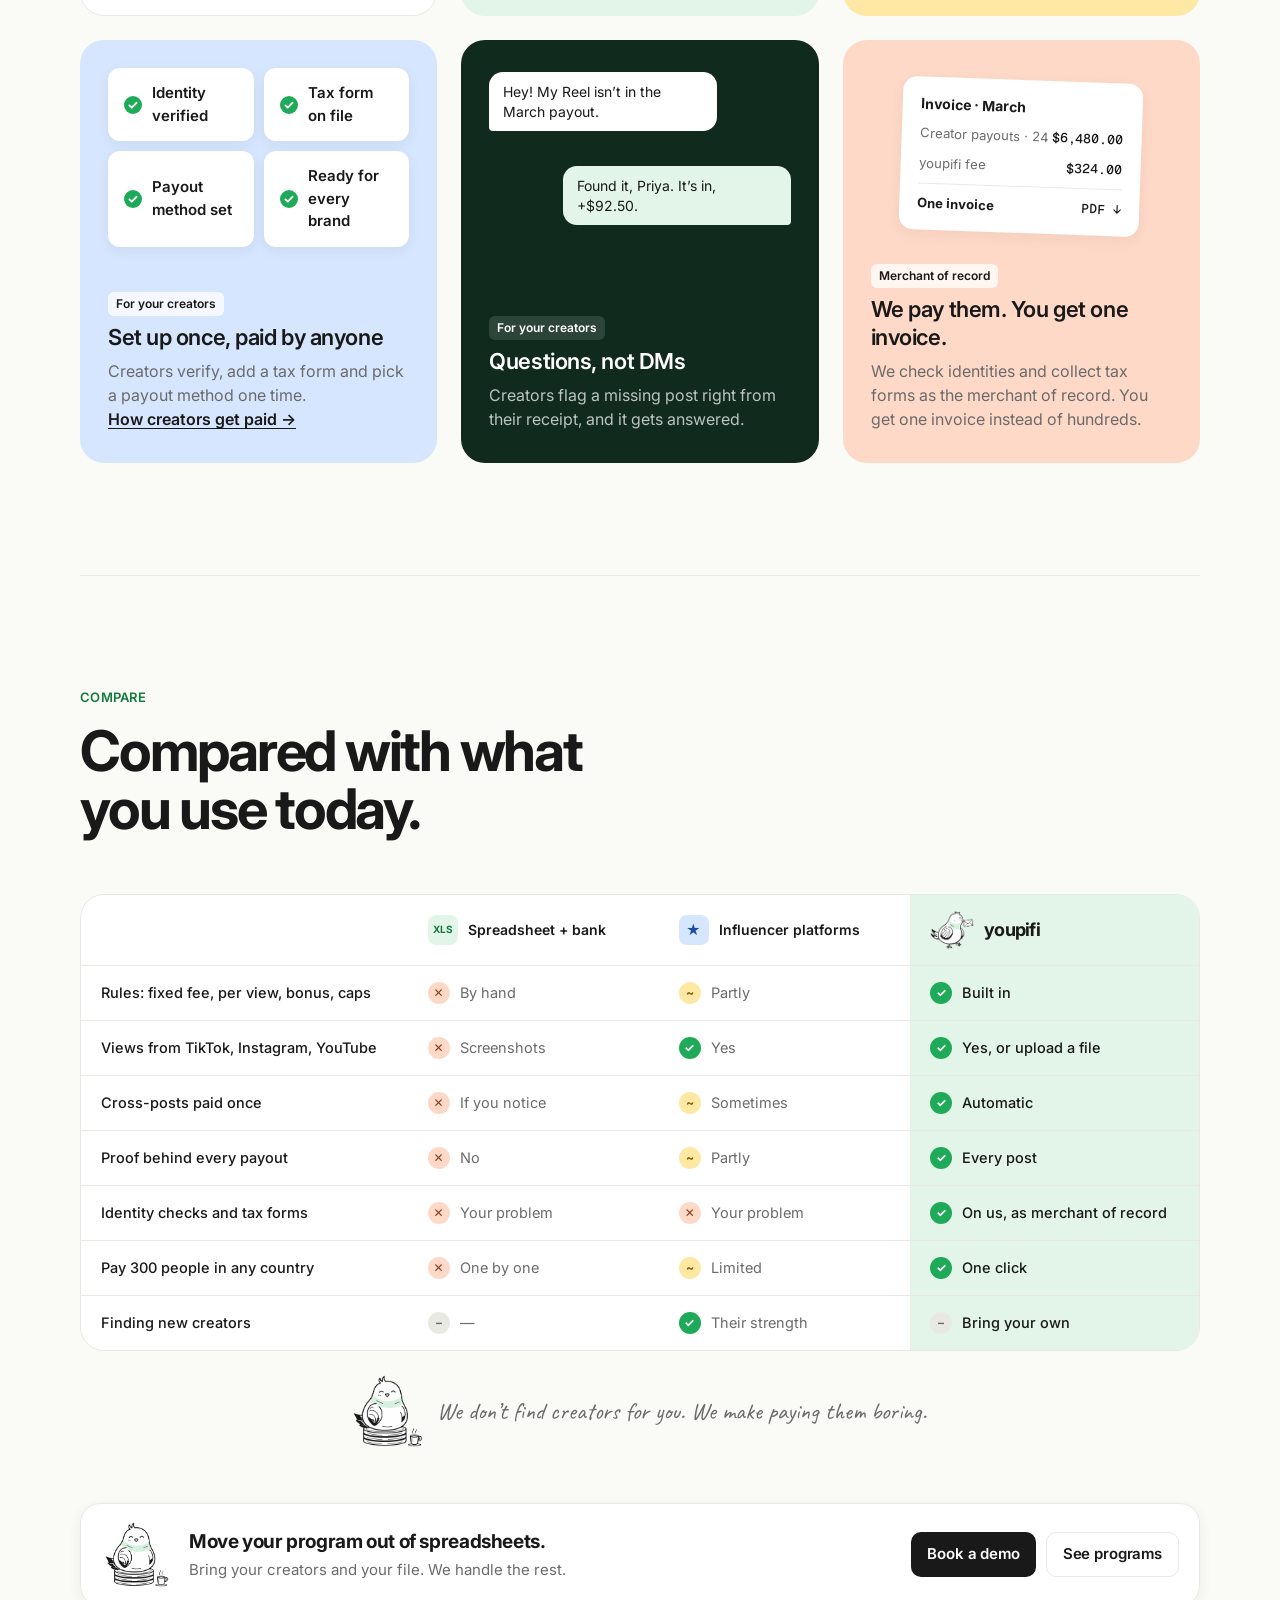
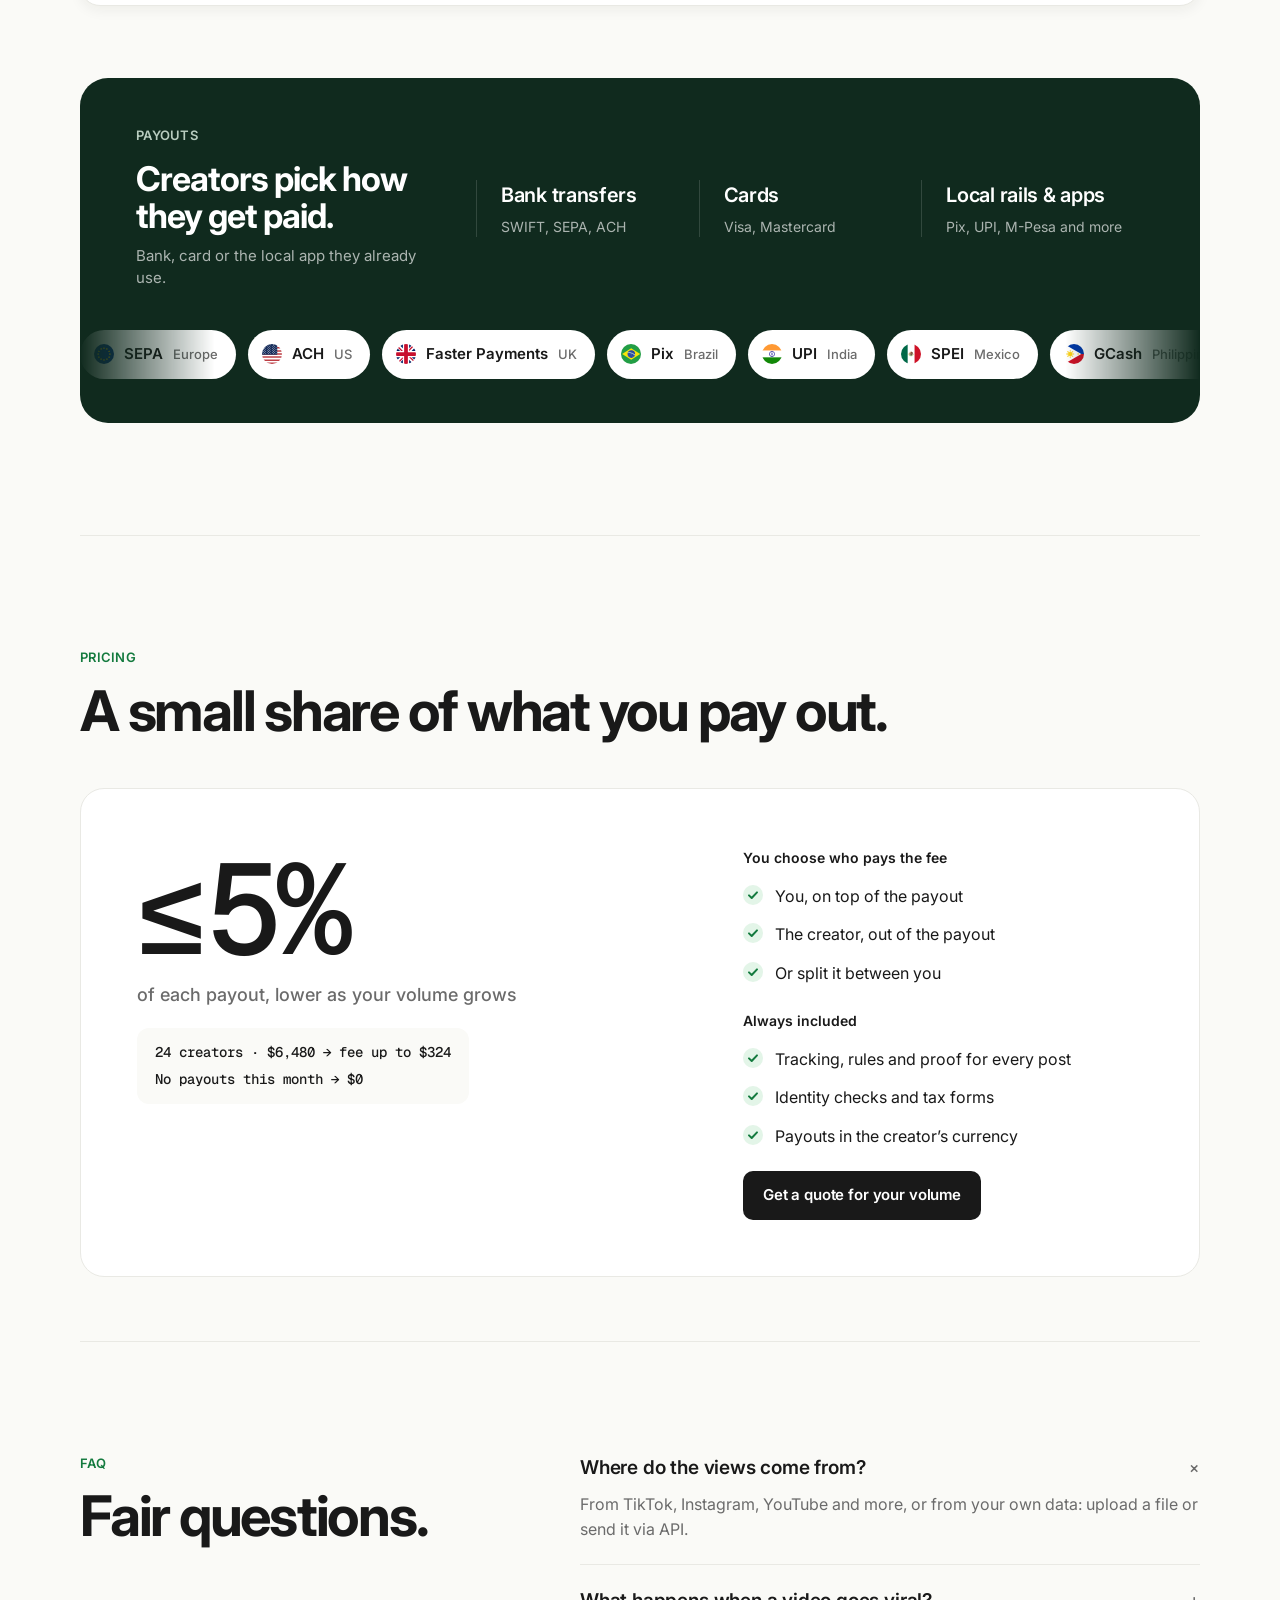
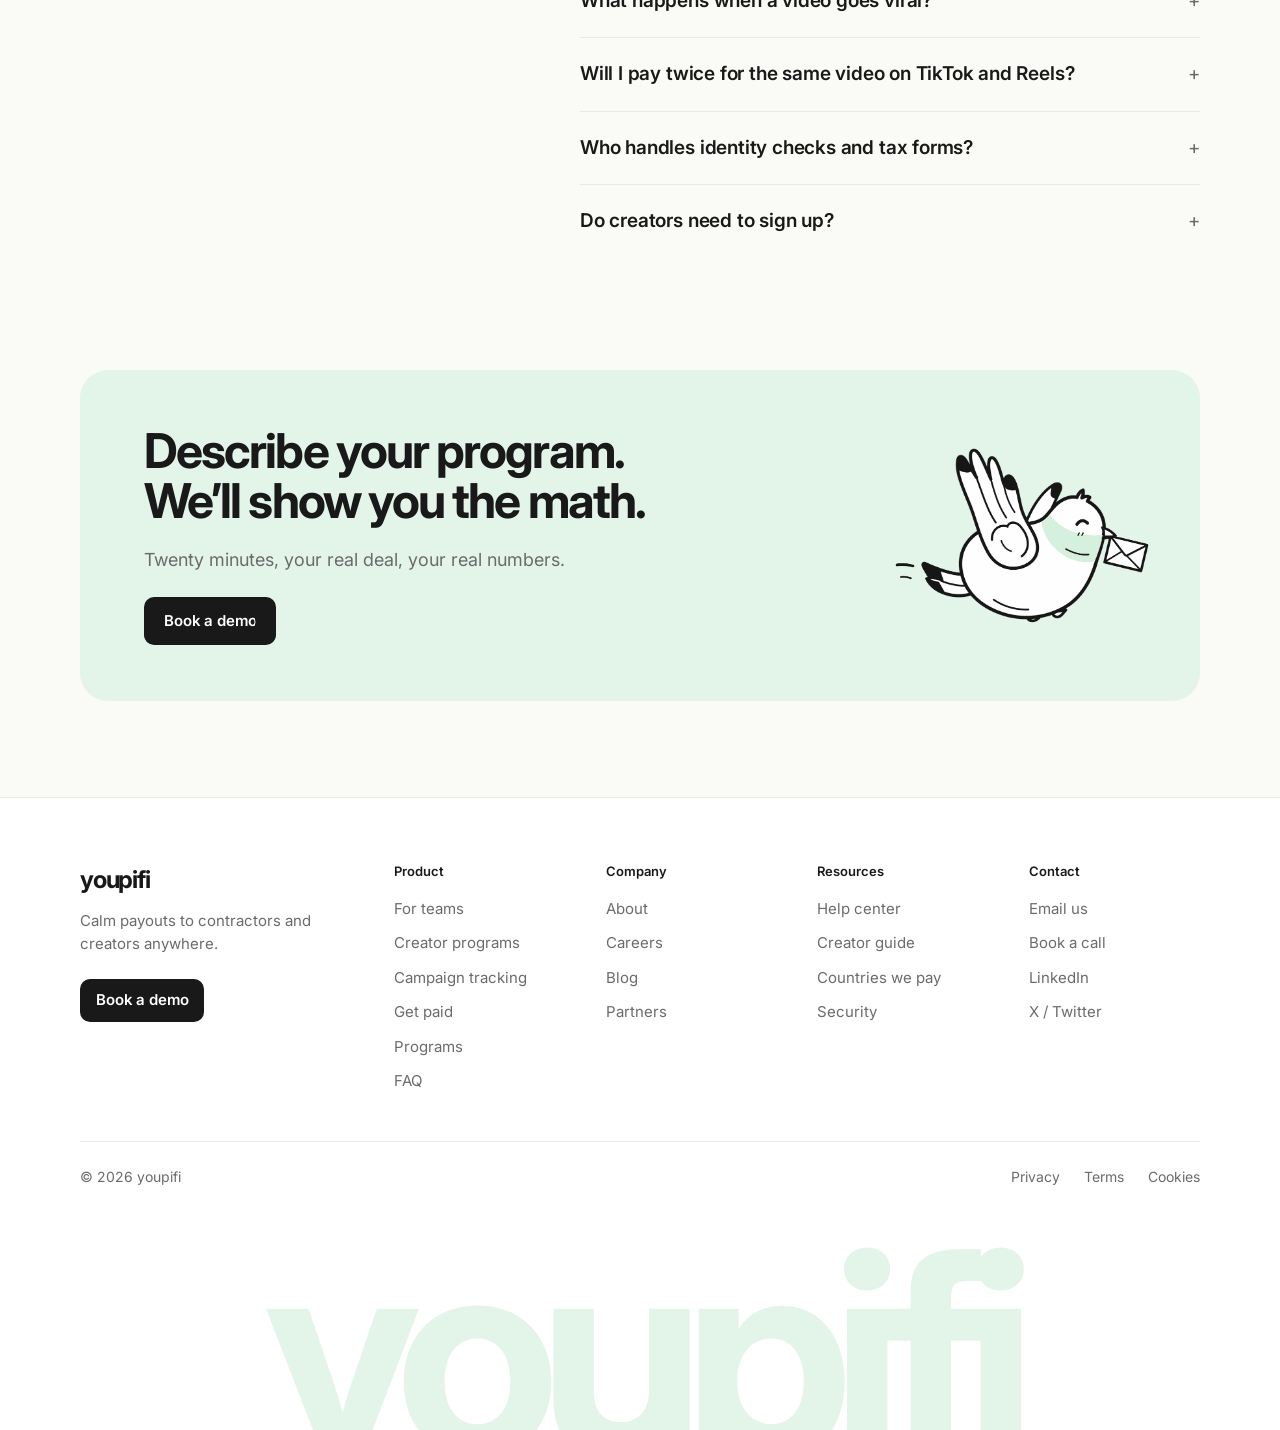
<file: creators.html>
<!doctype html>
<html lang="en">
<head>
  <meta charset="utf-8">
  <meta name="viewport" content="width=device-width, initial-scale=1">
  <title>youpifi for creator programs — pay a thousand creators like one</title>
  <meta name="description" content="Write your creator deal in one sentence. youpifi turns it into a rule, counts what everyone earned and pays them all in one click, with identity checks, tax forms and invoices done.">
  <link rel="icon" href="assets/img/pifi-icon.png" type="image/png">
  <link rel="preconnect" href="https://fonts.googleapis.com">
  <link rel="preconnect" href="https://fonts.gstatic.com" crossorigin>
  <link href="https://fonts.googleapis.com/css2?family=Caveat:wght@600;700&family=Inter:wght@400;500;600;700&family=Geist+Mono:wght@500&display=swap" rel="stylesheet">
  <link rel="stylesheet" href="styles.css">
</head>
<body>

<header class="topbar">
  <div class="nav wrap">
    <div class="brand-aud">
      <a class="wordmark" href="index.html">youpifi</a>
      <details class="aud">
        <summary><span class="aud-for">for</span> creator programs<svg class="aud-caret" width="12" height="12" viewBox="0 0 12 12" aria-hidden="true"><path d="M3 4.5 6 7.5 9 4.5" fill="none" stroke="currentColor" stroke-width="1.6" stroke-linecap="round" stroke-linejoin="round"/></svg></summary>
        <div class="aud-menu">
          <a class="aud-item" href="index.html">
            <span class="aud-ico bg-matcha"><svg width="18" height="18" viewBox="0 0 24 24" fill="none" stroke="currentColor" stroke-width="1.7" stroke-linecap="round" stroke-linejoin="round" aria-hidden="true"><path d="M8 11a3 3 0 1 0 0-6 3 3 0 0 0 0 6zM16 11a2.5 2.5 0 1 0 0-5M3 19c.6-3 2.6-4.5 5-4.5s4.4 1.5 5 4.5M15.5 14.5c2 0 3.8 1.2 4.5 4"/></svg></span>
            <span><b>Distributed teams</b><small>Pay contractors and freelancers in any country</small></span>
          </a>
          <a class="aud-item" href="creators.html" aria-current="page">
            <span class="aud-ico bg-butter"><svg width="18" height="18" viewBox="0 0 24 24" fill="none" stroke="currentColor" stroke-width="1.7" stroke-linecap="round" stroke-linejoin="round" aria-hidden="true"><path d="M12 3.5l2.4 4.9 5.4.8-3.9 3.8.9 5.4L12 15.9l-4.8 2.5.9-5.4-3.9-3.8 5.4-.8z"/></svg></span>
            <span><b>Creators &amp; influencers</b><small>Pay creators, influencers and affiliates on results</small></span>
          </a>
          <a class="aud-item" href="track.html">
            <span class="aud-ico bg-peach"><svg width="18" height="18" viewBox="0 0 24 24" fill="none" stroke="currentColor" stroke-width="1.7" stroke-linecap="round" stroke-linejoin="round" aria-hidden="true"><path d="M4 19V5M4 19h16M8 15l3.5-4 3 2.5L20 7"/></svg></span>
            <span><b>Campaign tracking <em class="aud-free">Free</em></b><small>Track creator posts and views in one place</small></span>
          </a>
          <a class="aud-item" href="get-paid.html">
            <span class="aud-ico bg-sky"><svg width="18" height="18" viewBox="0 0 24 24" fill="none" stroke="currentColor" stroke-width="1.7" stroke-linecap="round" stroke-linejoin="round" aria-hidden="true"><rect x="3.5" y="6" width="17" height="12.5" rx="2.5"/><path d="M3.5 10h17M7.5 14.5h3"/></svg></span>
            <span><b>Getting paid</b><small>For contractors and creators who receive payouts</small></span>
          </a>
        </div>
      </details>
    </div>
    <nav class="nav-links" aria-label="Main">
      <a href="#how">How it works</a>
      <a href="#programs">Programs</a>
      <a href="#payouts">Payouts</a>
      <a href="#pricing">Pricing</a>
      <a href="#faq">FAQ</a>
    </nav>
    <div class="nav-actions">
      <a class="link" href="#">Log in</a>
      <span class="nav-sep" aria-hidden="true"></span>
      <a class="btn btn-primary" href="#start">Book a demo</a>
    </div>
  </div>
</header>

<main>

  <!-- 1. HERO -->
  <section class="hero wrap">
    <div class="hero-copy">
      <span class="eyebrow"><svg class="award" width="16" height="16" viewBox="0 0 24 24" aria-hidden="true"><g fill="none" stroke="currentColor" stroke-width="1.8" stroke-linecap="round" stroke-linejoin="round"><path d="M12 3.5l2.4 4.9 5.4.8-3.9 3.8.9 5.4L12 15.9l-4.8 2.5.9-5.4-3.9-3.8 5.4-.8z"/></g></svg>For UGC, clipping and influencer programs</span>
      <h1>Pay a thousand creators like you pay one.</h1>
      <p class="lead">Write the deal in one sentence. youpifi counts every view, explains every dollar and pays everyone in one click, as the merchant of record.</p>
      <div class="ctas">
        <a class="btn btn-primary btn-lg" href="#start">Book a demo</a>
        <a class="btn btn-secondary btn-lg" href="#how">See how it works</a>
      </div>
      <ul class="proof" aria-label="In short">
        <li class="p1"><b>1</b><span>sentence to set up</span></li>
        <li class="p2"><b>≤5%</b><span>per payout</span></li>
        <li class="p3"><b>0</b><span>spreadsheets</span></li>
      </ul>
    </div>

    <div class="cr-hero" aria-hidden="true">
      <img class="cr-pifi" src="assets/img/pifi-walk.png" alt="">
      <div class="cr-card">
        <div class="cr-card-head"><b>Spring launch</b><span class="mono">UGC · TikTok + Reels</span></div>
        <p class="cr-prompt">Pay creators <mark>$25 per 1,000 views</mark> on videos about our app. Count a cross-post once. Cap $800 each. Pay every Friday.</p>
        <div class="cr-chips"><span>$25 / 1k views</span><span>Cross-posts once</span><span>Cap $800</span><span>Fridays</span></div>
        <ul class="cr-rows">
          <li class="has-explain"><img src="assets/img/face-11.jpg" alt=""><span class="fi fi-in fis"></span><span class="cr-who"><b>Priya N.</b><small>31.2k views · 3 posts</small></span><b class="mono">+$780.00</b>
            <div class="explain">
              <b>Why $780.00?</b>
              <span><i>31,200 views ÷ 1,000 × $25</i><em class="mono">$780.00</em></span>
              <span><i>Reel of the same video</i><em class="mono">counted once</em></span>
              <span><i>Under the $800 cap</i><em class="mono ok">✓</em></span>
            </div>
          </li>
          <li><img src="assets/img/face-12.jpg" alt=""><span class="fi fi-br fis"></span><span class="cr-who"><b>Lucas M.</b><small>24.8k views · 2 posts</small></span><b class="mono">+$620.00</b></li>
          <li><img src="assets/img/face-20.jpg" alt=""><span class="fi fi-ua fis"></span><span class="cr-who"><b>Olena K.</b><small>41.0k views · capped</small></span><b class="mono">+$800.00</b></li>
          <li class="muted"><img src="assets/img/face-21.jpg" alt=""><span class="fi fi-mx fis"></span><span class="cr-who"><b>Diego R.</b><small>3.1k views · under minimum</small></span><b class="mono">—</b></li>
        </ul>
        <div class="cr-payall"><span>24 creators · 9 countries</span><span class="pay-chip">Pay all · <b class="mono">$6,480.00</b></span></div>
      </div>
    </div>
  </section>

  <!-- 2. PROBLEM — confused Pifi surrounded by the mess -->
  <section class="mess-sec wrap rule">
    <div class="head center">
      <span class="kicker">Without youpifi</span>
      <h2>Twelve tabs and a lot of DMs.</h2>
      <p>Spreadsheets, bounced payments, unsigned contracts. Sound familiar?</p>
    </div>
    <div class="desk" aria-hidden="true">
      <img class="desk-pifi" src="assets/img/pifi-confused.png" alt="">

      <!-- contract, first page -->
      <div class="contract">
        <div class="ct-top"><span>Creator_Agreement_v4_FINAL(2).docx</span></div>
        <div class="ct-page">
          <h4>Creator Services Agreement</h4>
          <p>This Agreement is made on <u>&nbsp;&nbsp;&nbsp;&nbsp;</u> March 2026 between <b>Northbay Apps Ltd.</b> (“Company”) and <b>Mila Sokolova</b> (“Creator”).</p>
          <p><b>1. Services.</b> Creator shall produce short-form videos featuring the Company’s app and publish them on TikTok and Instagram.</p>
          <p><b>2. Fees.</b> Company shall pay USD 25 per 1,000 views <span class="ct-mark">per video</span>, within 30 days of the end of each month.</p>
          <p><b>3. Taxes.</b> Creator is responsible for all taxes and shall provide a valid W-8BEN before the first payment.</p>
          <div class="ct-sign"><span>Company</span><i></i><span>Creator</span><i class="empty"></i></div>
          <span class="ct-comment">per platform?? or per video?</span>
        </div>
        <span class="sticky">who has the signed one??</span>
      </div>

      <!-- spreadsheet -->
      <div class="scrap sheet-scrap">
        <div class="ss-bar">creator_views_FINAL_v7.xlsx</div>
        <table>
          <tr><td>@mila.draws</td><td>48,210</td><td>$1,205</td></tr>
          <tr class="hl"><td>@nina.ugc</td><td>#REF!</td><td class="bad">#REF!</td></tr>
          <tr><td>@olena.k</td><td>41,000</td><td class="bad">twice?</td></tr>
        </table>
      </div>

      <!-- payment returned -->
      <div class="scrap ret">
        <span class="ret-ico">↩</span>
        <span><b>Payment returned</b><small>€1,205.00 to Mila S. · account closed</small></span>
      </div>

      <!-- DMs -->
      <div class="scrap dm d1"><img src="assets/img/face-12.jpg" alt=""><span><b>Lucas</b><small>where’s my money for March?</small></span></div>
      <div class="scrap dm d2"><img src="assets/img/face-20.jpg" alt=""><span><b>Olena</b><small>TikTok and Reels, paid twice?</small></span></div>

      <!-- inbox -->
      <div class="scrap inbox"><span class="ib-ico"><svg width="18" height="18" viewBox="0 0 24 24" fill="none" stroke="currentColor" stroke-width="2" stroke-linejoin="round"><rect x="3" y="5" width="18" height="14" rx="2.5"/><path d="M3.5 6.5 12 13l8.5-6.5"/></svg><em>2,184</em></span><span><b>Re: Re: bank details</b><small>new IBAN, old one closed!!</small></span></div>
    </div>
  </section>

  <!-- 3. HOW IT WORKS (same pattern as other pages) -->
  <section class="how wrap rule" id="how">
    <div class="head center">
      <span class="kicker">How it works</span>
      <h2>Describe. Track. Pay.</h2>
      <p>You set the deal once. We do the counting and the paying, every week or every month.</p>
    </div>
    <div class="steps">
      <article class="step">
        <div class="visual v-describe" aria-hidden="true">
          <div class="mini-prompt">
            <b>Describe your program</b>
            <p>Pay creators $2 per 1,000 views on clips of our podcast. Cap $500 each.</p>
            <span class="mini-btn">Build it</span>
          </div>
          <div class="mini-q">
            <span class="mini-pifi"><img src="assets/img/pifi-walk.png" alt=""></span>
            <p>Quick question: count YouTube Shorts too?</p>
            <div><span class="opt-chip">Only TikTok</span><span class="opt-chip on">TikTok + Shorts</span></div>
          </div>
        </div>
        <h3><span class="num">1</span>Describe the deal</h3>
        <p>In plain words. If something is unclear, we ask before anything goes live.</p>
      </article>

      <article class="step">
        <div class="visual v-track" aria-hidden="true">
          <div class="track-card">
            <div class="track-top"><span>Views · last 30 days</span><b class="mono">842,300</b></div>
            <ul>
              <li><img src="assets/img/face-02.jpg" alt=""><span>Mei T.</span><i style="width:88%"></i><b class="mono">212k</b></li>
              <li><img src="assets/img/face-10.jpg" alt=""><span>Tomasz W.</span><i style="width:64%"></i><b class="mono">154k</b></li>
              <li><img src="assets/img/face-00.jpg" alt=""><span>Ana S.</span><i style="width:47%"></i><b class="mono">113k</b></li>
              <li><img src="assets/img/face-22.jpg" alt=""><span>Linh P.</span><i style="width:22%"></i><b class="mono">52k</b></li>
            </ul>
            <div class="track-src"><span class="up">↑ results_march.csv</span><span>TikTok</span><span>Instagram</span><span>YouTube</span><span>API</span></div>
          </div>
        </div>
        <h3><span class="num">2</span>Track the results</h3>
        <p>Upload a file with views, or connect TikTok, Instagram, YouTube or your API. We match every post to its creator.</p>
      </article>

      <article class="step">
        <div class="visual v-pay" aria-hidden="true">
          <div class="faces">
            <div class="frow">
              <img src="assets/img/face-11.jpg" alt=""><span class="tok t-butter">$</span><img src="assets/img/face-12.jpg" alt=""><span class="fi fi-in fis tokflag"></span><img src="assets/img/face-20.jpg" alt="">
            </div>
            <div class="frow shift">
              <span class="fi fi-br fis tokflag"></span><img src="assets/img/face-21.jpg" alt=""><span class="tok t-peach">€</span><img src="assets/img/face-02.jpg" alt=""><img src="assets/img/face-10.jpg" alt="">
            </div>
            <div class="frow">
              <img src="assets/img/face-00.jpg" alt=""><span class="fi fi-mx fis tokflag"></span><img src="assets/img/face-22.jpg" alt=""><span class="tok t-sky">₹</span><img src="assets/img/face-01.jpg" alt="">
            </div>
          </div>
          <span class="pay-btn">Approve &amp; pay 24 <em>one click</em></span>
        </div>
        <h3><span class="num">3</span>Approve and pay</h3>
        <p>You review the run and press pay. Everyone gets paid in their currency, to the method they chose.</p>
      </article>
    </div>
  </section>

  <!-- inline CTA -->
  <section class="wrap cta-inline">
    <div class="cta-band">
      <img src="assets/img/pifi-walk.png" alt="">
      <div class="cta-copy"><b>Describe your program. We’ll show you the math.</b><span>A 20-minute call with your real deal and numbers.</span></div>
      <div class="cta-btns"><a class="btn btn-primary" href="#start">Book a demo</a><a class="btn btn-secondary" href="#pricing">See pricing</a></div>
    </div>
  </section>

  <!-- 4. PROGRAMS -->
  <section class="calm wrap rule" id="programs">
    <div class="head">
      <span class="kicker">Programs</span>
      <h2>Pay for views, videos<br>or both.</h2>
    </div>
    <div class="bento two">
      <article class="tile bg-matcha">
        <div class="tv" aria-hidden="true"><ul class="deal-card"><li><span>Per video</span><b>$150</b></li><li><span>Bonus at 100k views</span><b>+$100</b></li><li><span>Max per month</span><b>4 videos</b></li></ul></div>
        <span class="tag">UGC</span>
        <h3>A fee per video, plus a bonus</h3>
        <p>For brands and apps working with UGC creators.</p>
      </article>
      <article class="tile bg-butter">
        <div class="tv" aria-hidden="true"><ul class="deal-card"><li><span>Per 1,000 views</span><b>$1</b></li><li><span>Counts from</span><b>10k views</b></li><li><span>Cap per clip</span><b>$1,000</b></li></ul></div>
        <span class="tag">Clipping</span>
        <h3>Per 1,000 views on every clip</h3>
        <p>For podcasts, founders and apps running clipping programs.</p>
      </article>
      <article class="tile bg-sky">
        <div class="tv" aria-hidden="true"><ul class="deal-card"><li><span>Per post</span><b>$500</b></li><li><span>Up front</span><b>30%</b></li><li><span>Per 1,000 views above 50k</span><b>$10</b></li></ul></div>
        <span class="tag">Influencers</span>
        <h3>A fee per post, plus views on top</h3>
        <p>For marketing teams paying influencers per Reel or video.</p>
      </article>
      <article class="tile bg-peach">
        <div class="tv" aria-hidden="true"><ul class="deal-card"><li><span>Retainer</span><b>$400 / month</b></li><li><span>Minimum</span><b>8 posts</b></li><li><span>Bonus at 1M views</span><b>+$500</b></li></ul></div>
        <span class="tag">Ambassadors</span>
        <h3>A monthly retainer with bonuses</h3>
        <p>For consumer brands with long-term ambassadors.</p>
      </article>
    </div>
  </section>

  <!-- 5. CALM FOR YOU / FOR CREATORS -->
  <section class="calm wrap rule">
    <div class="head">
      <span class="kicker">Calm by design</span>
      <h2>Calm for you.<br>Calm for your creators.</h2>
    </div>
    <div class="bento">
      <article class="tile bg-white">
        <div class="tv" aria-hidden="true">
          <div class="reason">
            <div class="vid"><img src="assets/img/face-11.jpg" alt=""><span class="vid-play">▶</span><span class="vid-views">▶ 18.4K</span><span class="vid-handle">@priya.n</span></div>
            <svg class="reason-arrow" viewBox="0 0 80 30" preserveAspectRatio="none"><path d="M2 15 C 25 2, 50 28, 74 15" fill="none" stroke="#9a9a92" stroke-width="1.5" stroke-dasharray="3 4"/><path d="M68 10 l7 5 -7 5" fill="none" stroke="#9a9a92" stroke-width="1.5" stroke-linecap="round"/></svg>
            <div class="reason-amt"><b class="mono">+$460.00</b><small class="mono">18,400 ÷ 1,000 × $25</small></div>
          </div>
        </div>
        <span class="tag">For you</span>
        <h3>Every dollar has a reason</h3>
        <p>Each payout links to the posts and views behind it. No more “where did this number come from”.</p>
      </article>
      <article class="tile bg-matcha">
        <div class="tv" aria-hidden="true">
          <div class="fan">
            <div class="vid v1"><img src="assets/img/face-20.jpg" alt=""><span class="vid-tag">TikTok</span></div>
            <div class="vid v2"><img src="assets/img/face-20.jpg" alt=""><span class="vid-tag">Reels</span></div>
            <div class="vid v3"><img src="assets/img/face-20.jpg" alt=""><span class="vid-tag">Shorts</span></div>
            <span class="fan-eq">Paid once · <b class="mono">$780</b></span>
          </div>
        </div>
        <span class="tag">For you</span>
        <h3>One video, paid once</h3>
        <p>The same video on three platforms is grouped and paid once, unless your deal says otherwise.</p>
      </article>
      <article class="tile bg-butter">
        <div class="tv" aria-hidden="true">
          <div class="capchart">
            <svg viewBox="0 0 300 150" preserveAspectRatio="none">
              <path d="M0 140 C 80 136, 140 120, 190 70 S 260 8, 300 4" fill="none" stroke="#ff7a59" stroke-width="2.5" stroke-linecap="round"/>
              <path d="M0 140 C 60 130, 110 100, 150 58 L 300 58" fill="none" stroke="#191919" stroke-width="2.5" stroke-linecap="round" stroke-linejoin="round"/>
              <path d="M0 58 H300" stroke="#191919" stroke-width="1" stroke-dasharray="4 5" opacity=".45"/>
              <circle cx="150" cy="58" r="5" fill="#191919"/>
            </svg>
            <span class="cc-views">Views <b class="mono">2.8M</b></span>
            <span class="cc-cap">Cap · <b class="mono">$1,000</b></span>
            <span class="cc-saved">saved <b class="mono">$1,840</b></span>
          </div>
        </div>
        <span class="tag">For you</span>
        <h3>Viral stays on budget</h3>
        <p>Caps per post, per creator or per week. Nothing goes past them without you knowing.</p>
      </article>
      <article class="tile bg-sky">
        <div class="tv" aria-hidden="true">
          <ul class="checklist">
            <li><span class="ck"></span>Identity verified</li>
            <li><span class="ck"></span>Tax form on file</li>
            <li><span class="ck"></span>Payout method set</li>
            <li><span class="ck"></span>Ready for every brand</li>
          </ul>
        </div>
        <span class="tag">For your creators</span>
        <h3>Set up once, paid by anyone</h3>
        <p>Creators verify, add a tax form and pick a payout method one time. <a href="get-paid.html" class="inline-link">How creators get paid →</a></p>
      </article>
      <article class="tile bg-forest">
        <div class="tv" aria-hidden="true">
          <span class="bubble me">Hey! My Reel isn’t in the March payout.</span>
          <span class="bubble them">Found it, Priya. It’s in, +$92.50.</span>
        </div>
        <span class="tag">For your creators</span>
        <h3>Questions, not DMs</h3>
        <p>Creators flag a missing post right from their receipt, and it gets answered.</p>
      </article>
      <article class="tile bg-peach">
        <div class="tv" aria-hidden="true">
          <div class="invoice">
            <b>Invoice · March</b>
            <div><span>Creator payouts · 24</span><span class="mono">$6,480.00</span></div>
            <div><span>youpifi fee</span><span class="mono">$324.00</span></div>
            <hr>
            <div><b>One invoice</b><span class="mono">PDF ↓</span></div>
          </div>
        </div>
        <span class="tag">Merchant of record</span>
        <h3>We pay them. You get one invoice.</h3>
        <p>We check identities and collect tax forms as the merchant of record. You get one invoice instead of hundreds.</p>
      </article>
    </div>
  </section>

  <!-- 6. COMPARISON -->
  <section class="cmp-sec wrap rule">
    <div class="head">
      <span class="kicker">Compare</span>
      <h2>Compared with what<br>you use today.</h2>
    </div>
    <div class="cp" role="table" aria-label="Comparison">
      <div class="cp-row cp-head"><span></span>
        <span><i class="cp-ico ic-sheet">XLS</i>Spreadsheet + bank</span>
        <span><i class="cp-ico ic-star">★</i>Influencer platforms</span>
        <span class="us"><img src="assets/img/pifi-walk.png" alt="">youpifi</span></div>
      <div class="cp-row"><span class="cp-f">Rules: fixed fee, per view, bonus, caps</span><span><span class="cm n">✕</span>By hand</span><span><span class="cm p">~</span>Partly</span><span class="us"><span class="cm y">✓</span>Built in</span></div><div class="cp-row"><span class="cp-f">Views from TikTok, Instagram, YouTube</span><span><span class="cm n">✕</span>Screenshots</span><span><span class="cm y">✓</span>Yes</span><span class="us"><span class="cm y">✓</span>Yes, or upload a file</span></div><div class="cp-row"><span class="cp-f">Cross-posts paid once</span><span><span class="cm n">✕</span>If you notice</span><span><span class="cm p">~</span>Sometimes</span><span class="us"><span class="cm y">✓</span>Automatic</span></div><div class="cp-row"><span class="cp-f">Proof behind every payout</span><span><span class="cm n">✕</span>No</span><span><span class="cm p">~</span>Partly</span><span class="us"><span class="cm y">✓</span>Every post</span></div><div class="cp-row"><span class="cp-f">Identity checks and tax forms</span><span><span class="cm n">✕</span>Your problem</span><span><span class="cm n">✕</span>Your problem</span><span class="us"><span class="cm y">✓</span>On us, as merchant of record</span></div><div class="cp-row"><span class="cp-f">Pay 300 people in any country</span><span><span class="cm n">✕</span>One by one</span><span><span class="cm p">~</span>Limited</span><span class="us"><span class="cm y">✓</span>One click</span></div><div class="cp-row"><span class="cp-f">Finding new creators</span><span><span class="cm d">–</span>—</span><span><span class="cm y">✓</span>Their strength</span><span class="us"><span class="cm d">–</span>Bring your own</span></div>
    </div>
    <p class="cp-note"><img src="assets/img/pifi-rest.png" alt="">We don’t find creators for you. We make paying them boring.</p>
  </section>

  <!-- inline CTA -->
  <section class="wrap cta-inline tight">
    <div class="cta-band">
      <img src="assets/img/pifi-rest.png" alt="">
      <div class="cta-copy"><b>Move your program out of spreadsheets.</b><span>Bring your creators and your file. We handle the rest.</span></div>
      <div class="cta-btns"><a class="btn btn-primary" href="#start">Book a demo</a><a class="btn btn-secondary" href="#programs">See programs</a></div>
    </div>
  </section>

  <!-- 7. PAYOUT METHODS -->
  <section class="times wrap" id="payouts">
    <div class="band">
      <div class="band-top">
        <div class="band-title">
          <span class="kicker">Payouts</span>
          <h2>Creators pick how they get paid.</h2>
          <p>Bank, card or the local app they already use.</p>
        </div>
        <ul class="methods">
          <li><b>Bank transfers</b><span>SWIFT, SEPA, ACH</span></li>
          <li><b>Cards</b><span>Visa, Mastercard</span></li>
          <li><b>Local rails &amp; apps</b><span>Pix, UPI, M-Pesa and more</span></li>
        </ul>
      </div>
      <!-- Rails shown are examples. Keep only the ones your payment partner supports. -->
      <div class="marquee" aria-label="Payment rails">
        <div class="track">
          <div class="lane">
            <span class="rail"><span class="fi fi-eu fis"></span><b>SEPA</b><small>Europe</small></span>
            <span class="rail"><span class="fi fi-us fis"></span><b>ACH</b><small>US</small></span>
            <span class="rail"><span class="fi fi-gb fis"></span><b>Faster Payments</b><small>UK</small></span>
            <span class="rail"><span class="fi fi-br fis"></span><b>Pix</b><small>Brazil</small></span>
            <span class="rail"><span class="fi fi-in fis"></span><b>UPI</b><small>India</small></span>
            <span class="rail"><span class="fi fi-mx fis"></span><b>SPEI</b><small>Mexico</small></span>
            <span class="rail"><span class="fi fi-ph fis"></span><b>GCash</b><small>Philippines</small></span>
            <span class="rail"><span class="fi fi-ke fis"></span><b>M-Pesa</b><small>Kenya</small></span>
            <span class="rail"><b class="visa">VISA</b></span>
          </div>
          <div class="lane" aria-hidden="true"></div>
        </div>
      </div>
    </div>
  </section>

  <!-- 8. PRICING -->
  <section class="pricing wrap rule" id="pricing">
    <div class="head">
      <span class="kicker">Pricing</span>
      <h2>A small share of what you pay out.</h2>
    </div>
    <div class="price-card">
      <div class="price">
        <span class="price-num">≤5%</span>
        <p>of each payout, lower as your volume grows</p>
        <div class="math mono">
          <span>24 creators · $6,480 → fee up to $324</span>
          <span>No payouts this month → $0</span>
        </div>
      </div>
      <div class="included">
        <b>You choose who pays the fee</b>
        <ul>
          <li>You, on top of the payout</li>
          <li>The creator, out of the payout</li>
          <li>Or split it between you</li>
        </ul>
        <b>Always included</b>
        <ul>
          <li>Tracking, rules and proof for every post</li>
          <li>Identity checks and tax forms</li>
          <li>Payouts in the creator’s currency</li>
        </ul>
        <a class="btn btn-primary btn-lg" href="#start">Get a quote for your volume</a>
      </div>
    </div>
  </section>

  <!-- 9. FAQ -->
  <section class="faq wrap rule" id="faq">
    <div class="head">
      <span class="kicker">FAQ</span>
      <h2>Fair questions.</h2>
    </div>
    <div class="qa">
      <details open>
        <summary>Where do the views come from?</summary>
        <p>From TikTok, Instagram, YouTube and more, or from your own data: upload a file or send it via API.</p>
      </details>
      <details>
        <summary>What happens when a video goes viral?</summary>
        <p>Your caps do their job. Set a limit per post, per creator or per week, and nothing goes past it without you knowing.</p>
      </details>
      <details>
        <summary>Will I pay twice for the same video on TikTok and Reels?</summary>
        <p>No. Cross-posts of the same video are grouped and paid once, unless your deal says otherwise.</p>
      </details>
      <details>
        <summary>Who handles identity checks and tax forms?</summary>
        <p>We do. youpifi is the merchant of record for the payouts it makes: we check identities and collect tax forms before the first payout, and you get one invoice.</p>
      </details>
      <details>
        <summary>Do creators need to sign up?</summary>
        <p>Only when it’s time to get paid. They set up once, and every brand on youpifi can pay them from then on.</p>
      </details>
    </div>
  </section>

  <!-- 13. FINAL CTA -->
  <section class="final wrap" id="start">
    <div class="final-box">
      <div>
        <h2>Describe your program.<br>We’ll show you the math.</h2>
        <p>Twenty minutes, your real deal, your real numbers.</p>
        <a class="btn btn-primary btn-lg" href="#">Book a demo</a>
      </div>
      <img src="assets/img/pifi-fly.png" alt="Pifi the pigeon, flying with a letter">
    </div>
  </section>
</main>

<!-- FOOTER — TODO: real URLs for pages, contacts and socials -->
<footer class="footer">
  <div class="wrap footer-grid">
    <div class="footer-brand">
      <a class="wordmark" href="index.html">youpifi</a>
      <p>Calm payouts to contractors and creators anywhere.</p>
      <a class="btn btn-primary" href="#start">Book a demo</a>
    </div>
    <nav class="footer-col" aria-label="Product">
      <b>Product</b>
      <a href="index.html">For teams</a>
      <a href="creators.html">Creator programs</a>
      <a href="track.html">Campaign tracking</a>
      <a href="get-paid.html">Get paid</a>
      <a href="#programs">Programs</a>
      <a href="#faq">FAQ</a>
    </nav>
    <nav class="footer-col" aria-label="Company">
      <b>Company</b>
      <a href="#">About</a>
      <a href="#">Careers</a>
      <a href="#">Blog</a>
      <a href="#">Partners</a>
    </nav>
    <nav class="footer-col" aria-label="Resources">
      <b>Resources</b>
      <a href="#">Help center</a>
      <a href="#">Creator guide</a>
      <a href="#">Countries we pay</a>
      <a href="#">Security</a>
    </nav>
    <div class="footer-col">
      <b>Contact</b>
      <a href="#">Email us</a>
      <a href="#book-call">Book a call</a>
      <a href="#">LinkedIn</a>
      <a href="#">X / Twitter</a>
    </div>
  </div>
  <div class="wrap footer-bottom">
    <span>© 2026 youpifi</span>
    <nav aria-label="Legal"><a href="#">Privacy</a><a href="#">Terms</a><a href="#">Cookies</a></nav>
  </div>
  <div class="footer-giant" aria-hidden="true">youpifi</div>
</footer>


<script>
  document.querySelectorAll('.track').forEach(function (t) {
    var lanes = t.querySelectorAll('.lane');
    if (lanes.length === 2) lanes[1].innerHTML = lanes[0].innerHTML;
  });
</script>
<script>
  // Close the audience menu on outside click / Esc
  (function () {
    var d = document.querySelector('details.aud');
    if (!d) return;
    document.addEventListener('click', function (e) { if (d.open && !d.contains(e.target)) d.open = false; });
    document.addEventListener('keydown', function (e) { if (e.key === 'Escape') d.open = false; });
  })();
</script>
<script>
  // Program tabs
  document.querySelectorAll('[data-tabs]').forEach(function (box) {
    var tabs = box.querySelectorAll('[role=tab]'), panels = box.querySelectorAll('[data-panel]');
    tabs.forEach(function (t) {
      t.addEventListener('click', function () {
        tabs.forEach(function (x) { x.setAttribute('aria-selected', x === t ? 'true' : 'false'); });
        panels.forEach(function (p) { p.hidden = p.getAttribute('data-panel') !== t.getAttribute('data-tab'); });
      });
    });
  });

  // CPM calculator (fee 5%)
  (function () {
    var $ = function (id) { return document.getElementById(id); };
    if (!$('c-views')) return;
    var FEE = 0.05;
    var money = function (n) { return '$' + n.toLocaleString('en-US', { minimumFractionDigits: 2, maximumFractionDigits: 2 }); };
    var int = function (n) { return n.toLocaleString('en-US'); };
    function run() {
      var views = +$('c-views').value, rate = +$('c-rate').value, min = +$('c-min').value, cap = +$('c-cap').value;
      var who = document.querySelector('input[name=c-who]:checked').value;
      $('o-views').textContent = int(views); $('o-rate').textContent = money(rate); $('o-min').textContent = int(min); $('o-cap').textContent = '$' + int(cap);
      var earned = views >= min ? views / 1000 * rate : 0;
      var capped = Math.min(earned, cap), fee = capped * FEE;
      var brand = capped + (who === 'brand' ? fee : who === 'split' ? fee / 2 : 0);
      var creator = capped - (who === 'creator' ? fee : who === 'split' ? fee / 2 : 0);
      $('r-earned').textContent = money(earned); $('r-capped').textContent = money(capped); $('r-fee').textContent = money(fee);
      $('r-brand').textContent = money(brand); $('r-creator').textContent = money(creator);
      $('r-note').textContent = views < min ? 'Below the minimum: nothing to pay for this post.' : earned > cap ? 'The cap saved you ' + money(earned - cap) + ' on this post.' : 'Under the cap: every view is paid.';
    }
    document.querySelectorAll('.calc-in input').forEach(function (i) { i.addEventListener('input', run); });
    run();
  })();
</script>
</body>
</html>
</file>
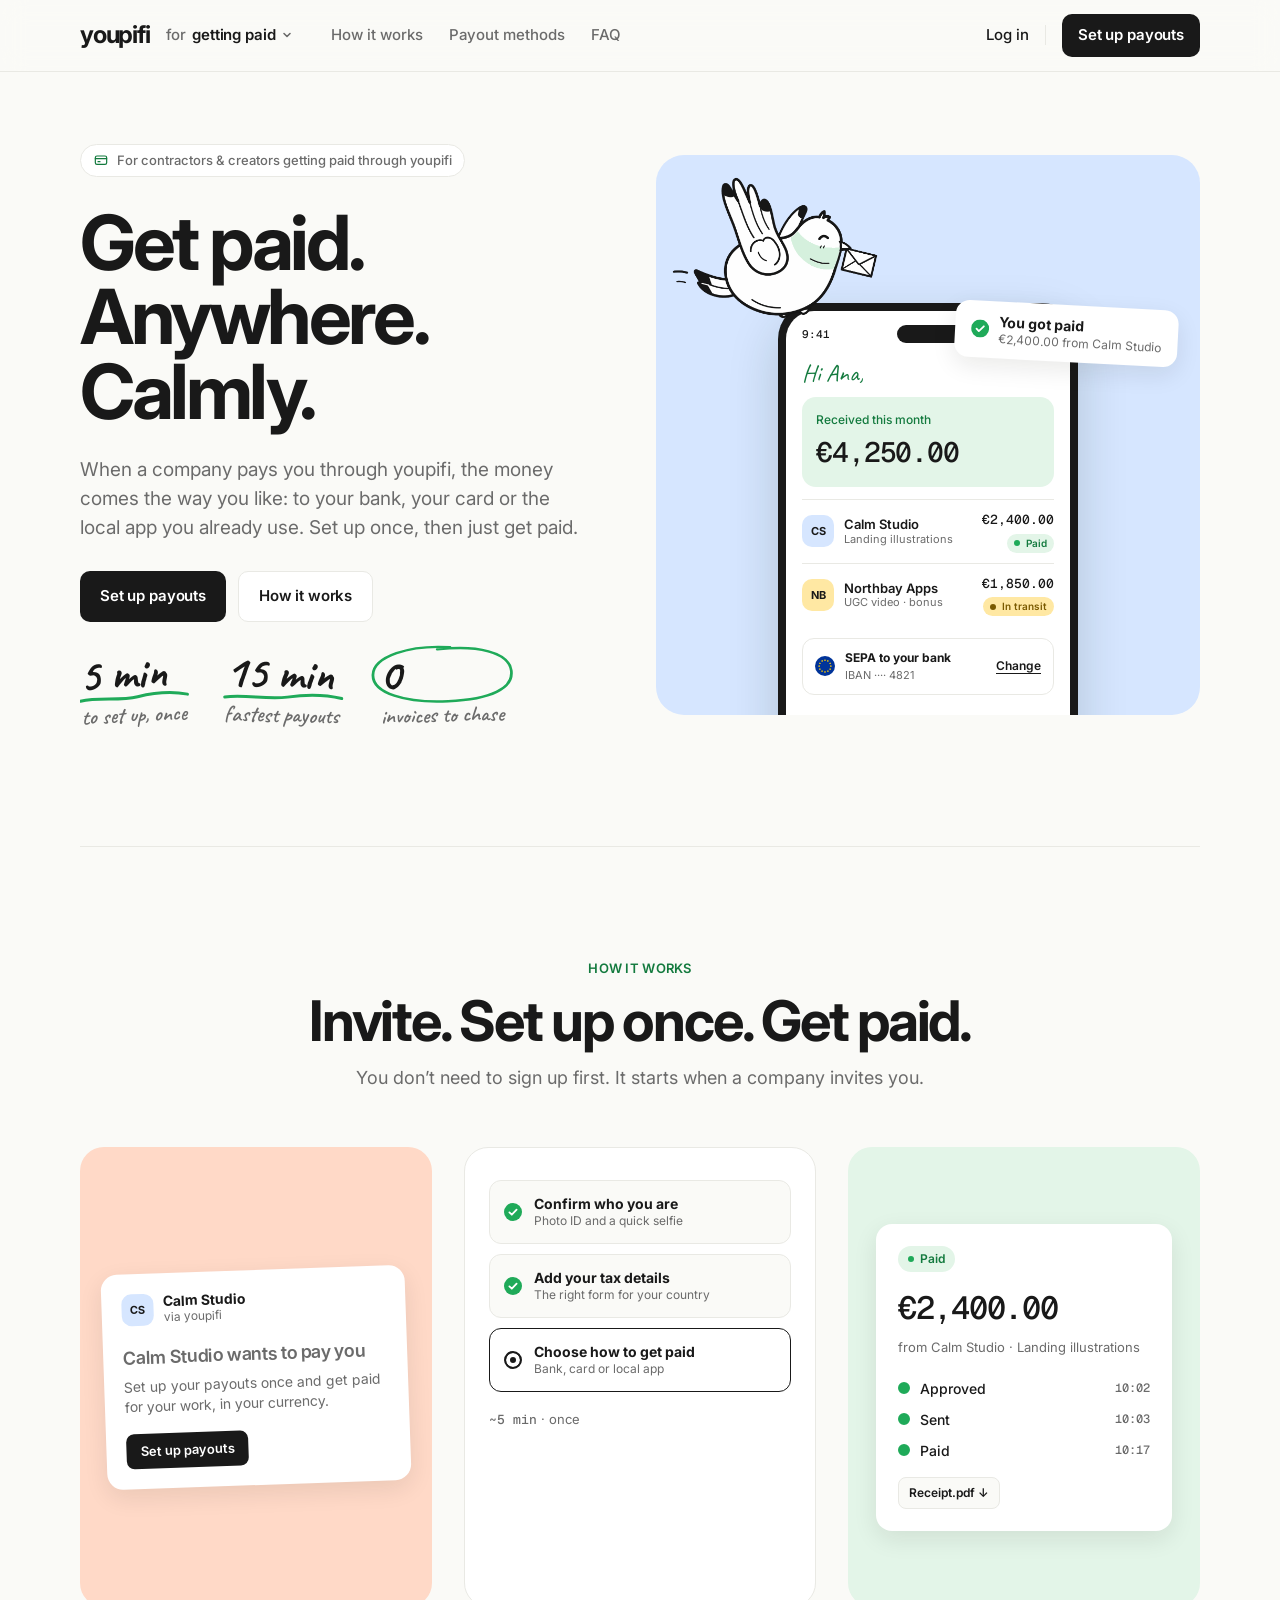
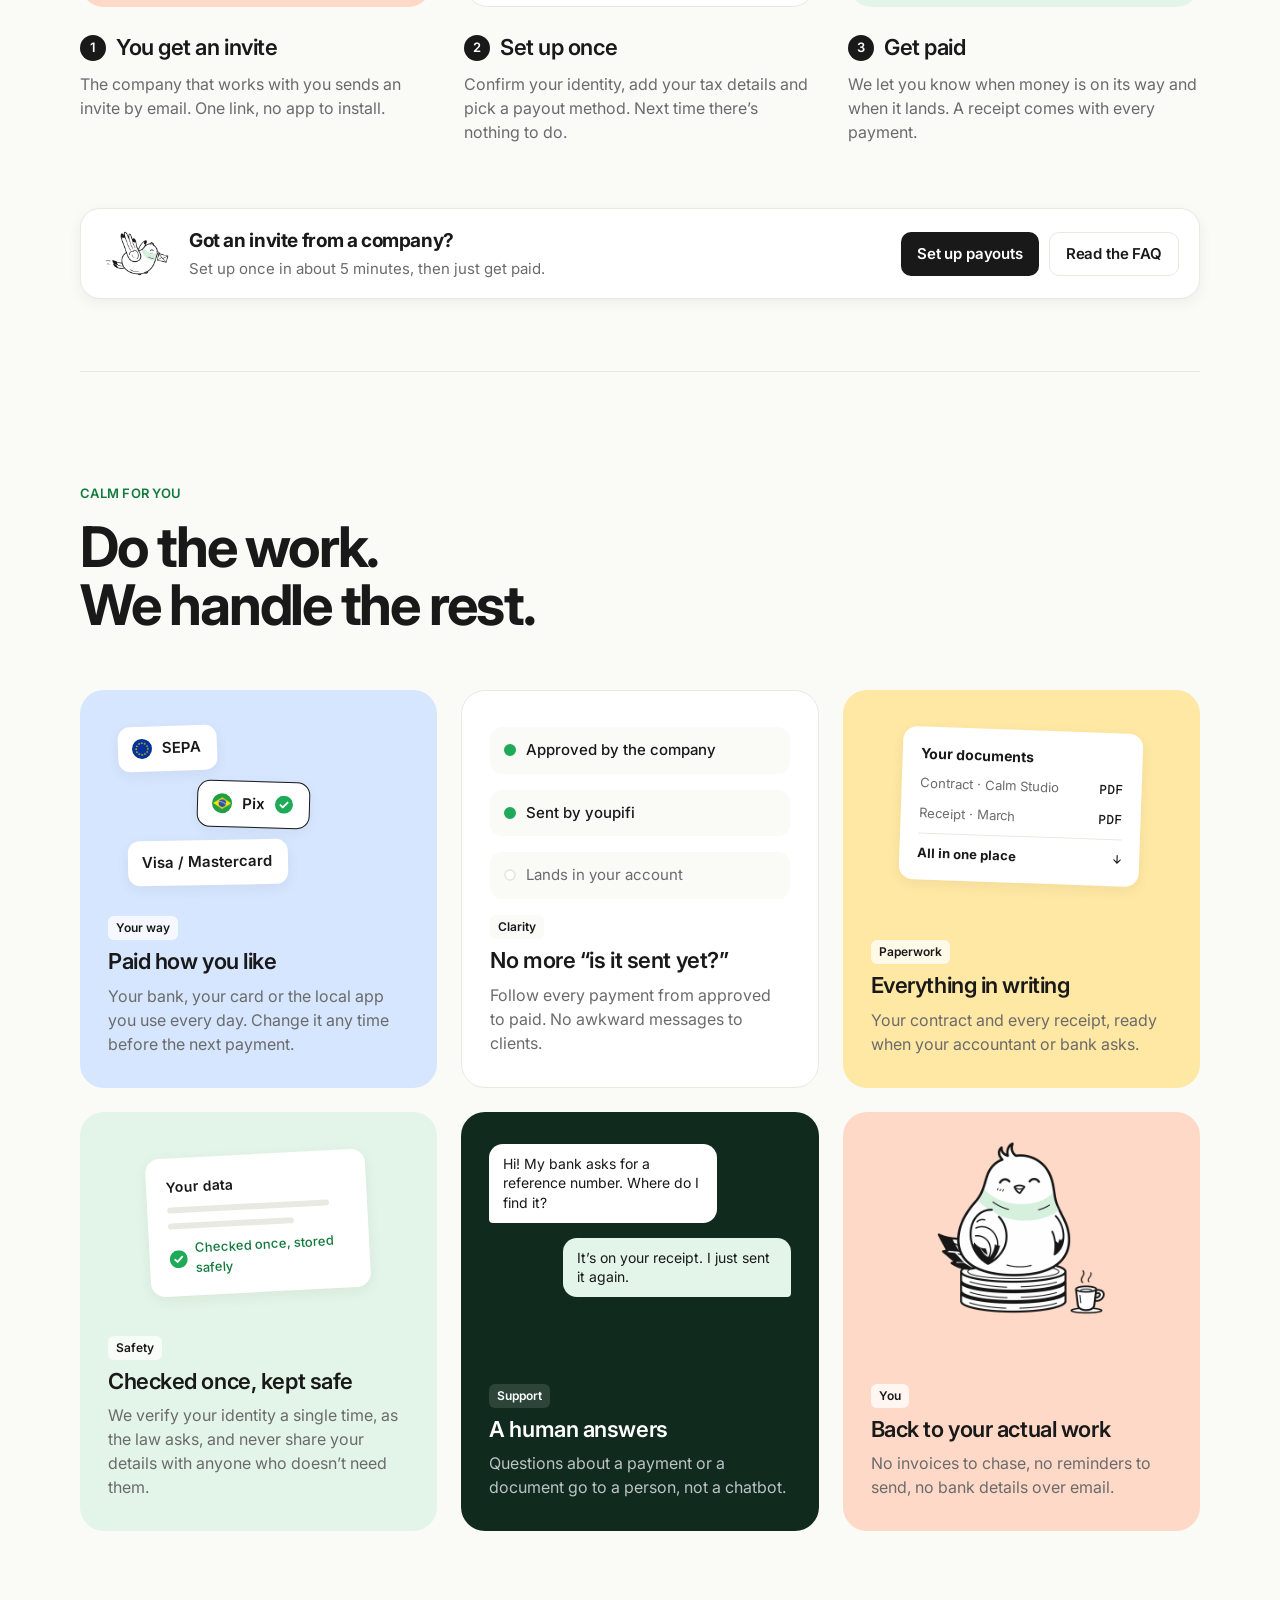
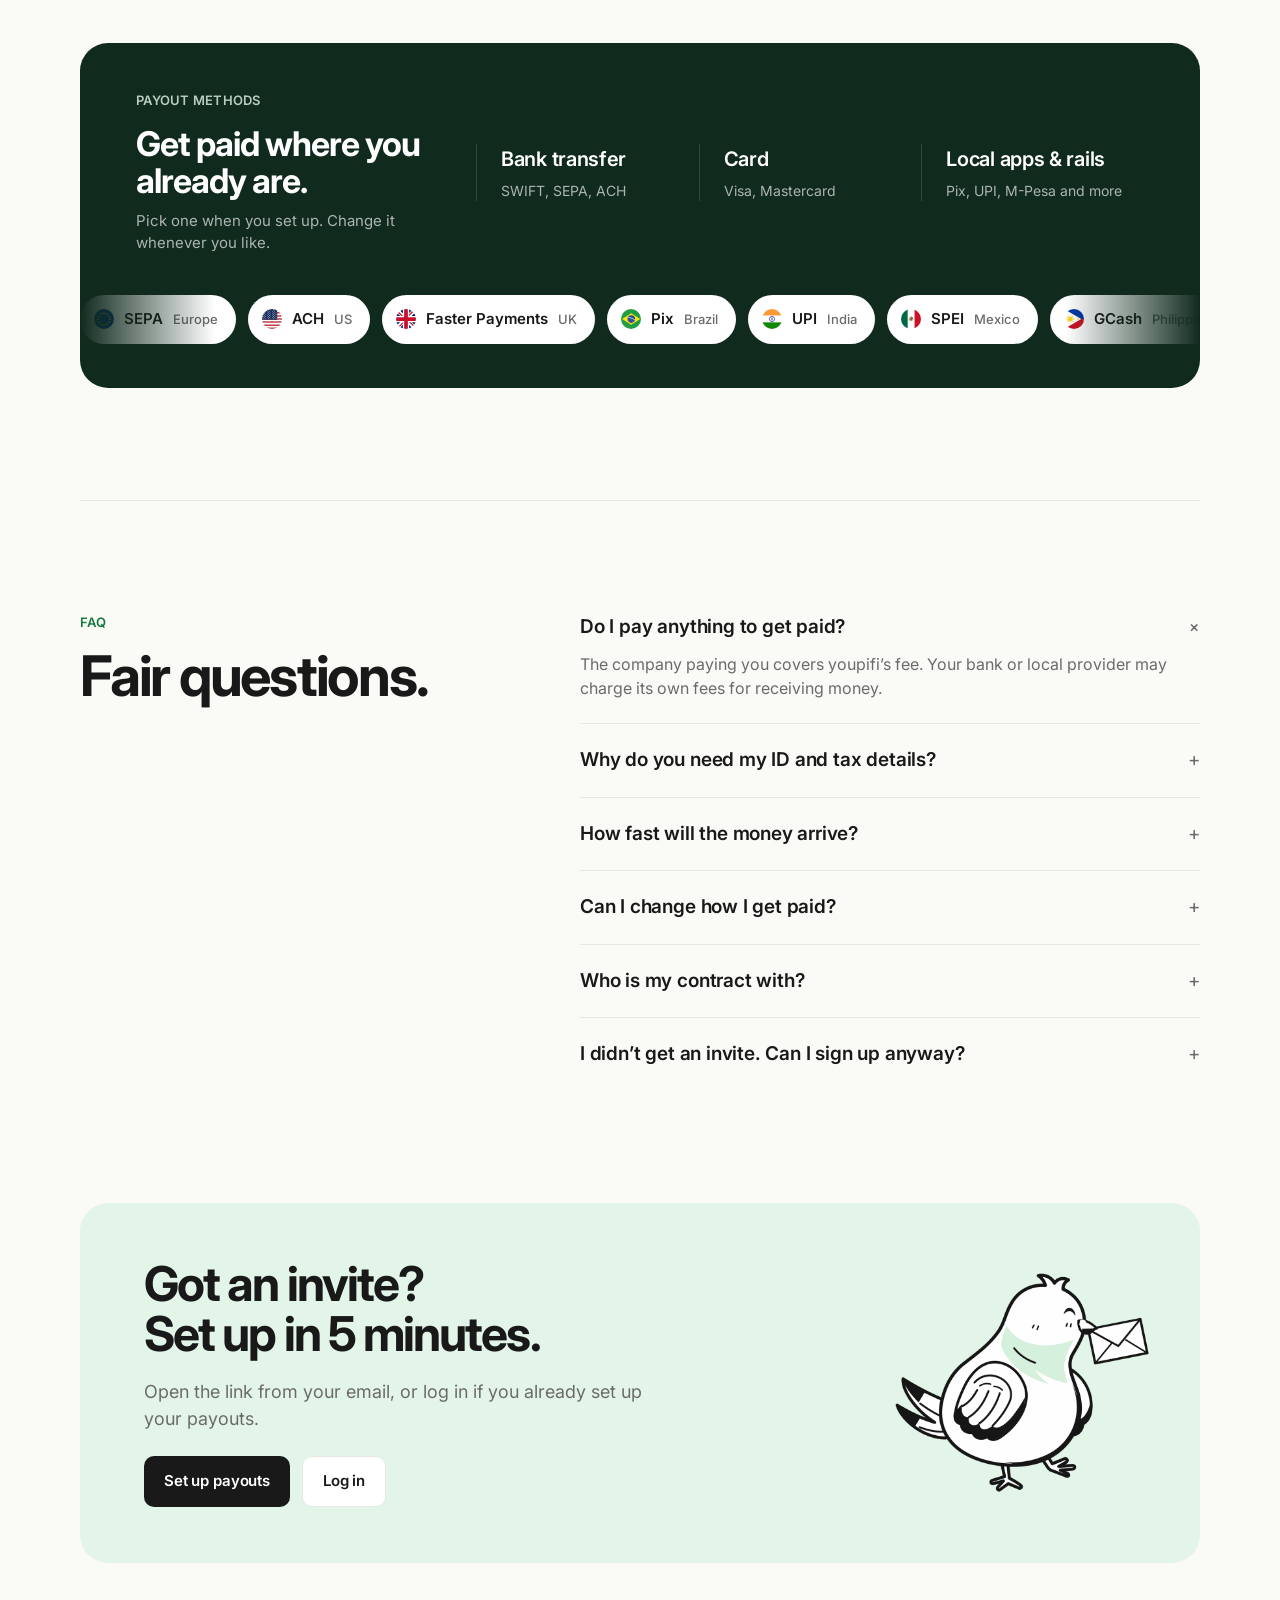
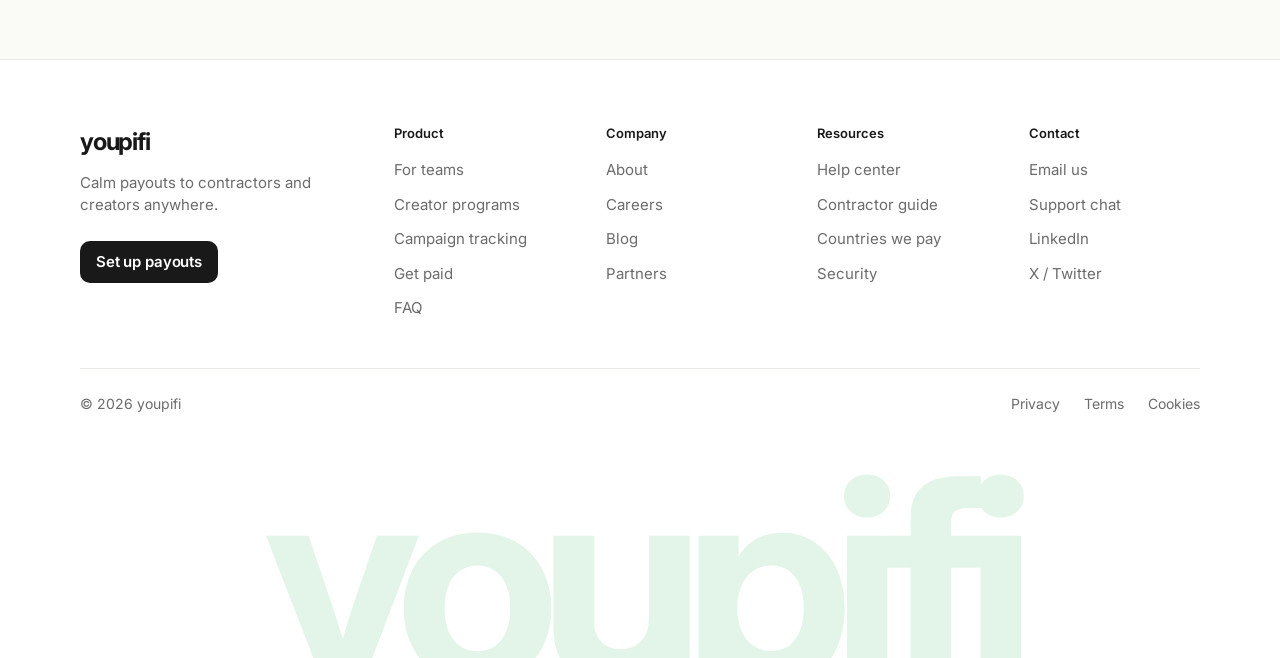
<file: get-paid.html>
<!doctype html>
<html lang="en">
<head>
  <meta charset="utf-8">
  <meta name="viewport" content="width=device-width, initial-scale=1">
  <title>Get paid with youpifi — for contractors and creators</title>
  <meta name="description" content="Getting paid by a company through youpifi? Set up once, choose how you get paid and follow every payment from sent to paid.">
  <link rel="icon" href="assets/img/pifi-icon.png" type="image/png">
  <link rel="preconnect" href="https://fonts.googleapis.com">
  <link rel="preconnect" href="https://fonts.gstatic.com" crossorigin>
  <link href="https://fonts.googleapis.com/css2?family=Caveat:wght@600;700&family=Inter:wght@400;500;600;700&family=Geist+Mono:wght@500&display=swap" rel="stylesheet">
  <link rel="stylesheet" href="styles.css">
</head>
<body>

<header class="topbar">
  <div class="nav wrap">
    <div class="brand-aud">
      <a class="wordmark" href="index.html">youpifi</a>
      <details class="aud">
        <summary><span class="aud-for">for</span> getting paid<svg class="aud-caret" width="12" height="12" viewBox="0 0 12 12" aria-hidden="true"><path d="M3 4.5 6 7.5 9 4.5" fill="none" stroke="currentColor" stroke-width="1.6" stroke-linecap="round" stroke-linejoin="round"/></svg></summary>
        <div class="aud-menu">
          <a class="aud-item" href="index.html">
            <span class="aud-ico bg-matcha"><svg width="18" height="18" viewBox="0 0 24 24" fill="none" stroke="currentColor" stroke-width="1.7" stroke-linecap="round" stroke-linejoin="round" aria-hidden="true"><path d="M8 11a3 3 0 1 0 0-6 3 3 0 0 0 0 6zM16 11a2.5 2.5 0 1 0 0-5M3 19c.6-3 2.6-4.5 5-4.5s4.4 1.5 5 4.5M15.5 14.5c2 0 3.8 1.2 4.5 4"/></svg></span>
            <span><b>Distributed teams</b><small>Pay contractors and freelancers in any country</small></span>
          </a>
          <a class="aud-item" href="creators.html">
            <span class="aud-ico bg-butter"><svg width="18" height="18" viewBox="0 0 24 24" fill="none" stroke="currentColor" stroke-width="1.7" stroke-linecap="round" stroke-linejoin="round" aria-hidden="true"><path d="M12 3.5l2.4 4.9 5.4.8-3.9 3.8.9 5.4L12 15.9l-4.8 2.5.9-5.4-3.9-3.8 5.4-.8z"/></svg></span>
            <span><b>Creators &amp; influencers</b><small>Pay creators, influencers and affiliates on results</small></span>
          </a>
          <a class="aud-item" href="track.html">
            <span class="aud-ico bg-peach"><svg width="18" height="18" viewBox="0 0 24 24" fill="none" stroke="currentColor" stroke-width="1.7" stroke-linecap="round" stroke-linejoin="round" aria-hidden="true"><path d="M4 19V5M4 19h16M8 15l3.5-4 3 2.5L20 7"/></svg></span>
            <span><b>Campaign tracking <em class="aud-free">Free</em></b><small>Track creator posts and views in one place</small></span>
          </a>
          <a class="aud-item" href="get-paid.html" aria-current="page">
            <span class="aud-ico bg-sky"><svg width="18" height="18" viewBox="0 0 24 24" fill="none" stroke="currentColor" stroke-width="1.7" stroke-linecap="round" stroke-linejoin="round" aria-hidden="true"><rect x="3.5" y="6" width="17" height="12.5" rx="2.5"/><path d="M3.5 10h17M7.5 14.5h3"/></svg></span>
            <span><b>Getting paid</b><small>For contractors and creators who receive payouts</small></span>
          </a>
        </div>
      </details>
    </div>
    <nav class="nav-links" aria-label="Main">
      <a href="#how">How it works</a>
      <a href="#methods">Payout methods</a>
      <a href="#faq">FAQ</a>
    </nav>
    <div class="nav-actions">
      <a class="link" href="#">Log in</a>
      <span class="nav-sep" aria-hidden="true"></span>
      <a class="btn btn-primary" href="#start">Set up payouts</a>
    </div>
  </div>
</header>

<main>

  <!-- HERO -->
  <section class="hero wrap">
    <div class="hero-copy">
      <span class="eyebrow"><svg class="award" width="16" height="16" viewBox="0 0 24 24" aria-hidden="true"><g fill="none" stroke="currentColor" stroke-width="1.8" stroke-linecap="round" stroke-linejoin="round"><rect x="3.5" y="6" width="17" height="12.5" rx="2.5"/><path d="M3.5 10h17M7.5 14.5h3"/></g></svg>For contractors &amp; creators getting paid through youpifi</span>
      <h1>Get paid.<br>Anywhere.<br>Calmly.</h1>
      <p class="lead">When a company pays you through youpifi, the money comes the way you like: to your bank, your card or the local app you already use. Set up once, then just get paid.</p>
      <div class="ctas">
        <a class="btn btn-primary btn-lg" href="#start">Set up payouts</a>
        <a class="btn btn-secondary btn-lg" href="#how">How it works</a>
      </div>
      <ul class="proof" aria-label="In short">
        <li class="p1"><b>5 min</b><span>to set up, once</span></li>
        <li class="p2"><b>15 min</b><span>fastest payouts</span></li>
        <li class="p3"><b>0</b><span>invoices to chase</span></li>
      </ul>
    </div>

    <div class="gp-hero" aria-hidden="true">
      <img class="gp-pifi" src="assets/img/pifi-fly.png" alt="">
      <div class="phone">
        <div class="phone-top"><span class="mono">9:41</span><span class="phone-notch"></span><span class="mono">●●●</span></div>
        <p class="phone-hi">Hi Ana,</p>
        <div class="phone-bal">
          <span>Received this month</span>
          <b class="mono">€4,250.00</b>
        </div>
        <ul class="phone-list">
          <li>
            <span class="co bg-sky">CS</span>
            <span class="co-who"><b>Calm Studio</b><small>Landing illustrations</small></span>
            <span class="co-amt"><b class="mono">€2,400.00</b><span class="status paid">Paid</span></span>
          </li>
          <li>
            <span class="co bg-butter">NB</span>
            <span class="co-who"><b>Northbay Apps</b><small>UGC video · bonus</small></span>
            <span class="co-amt"><b class="mono">€1,850.00</b><span class="status transit">In transit</span></span>
          </li>
        </ul>
        <div class="phone-method"><span class="fi fi-eu fis"></span><span><b>SEPA to your bank</b><small>IBAN ···· 4821</small></span><em>Change</em></div>
      </div>
      <div class="gp-toast"><span class="ck"></span><span><b>You got paid</b><small>€2,400.00 from Calm Studio</small></span></div>
    </div>
  </section>

  <!-- HOW IT WORKS -->
  <section class="how wrap rule" id="how">
    <div class="head center">
      <span class="kicker">How it works</span>
      <h2>Invite. Set up once. Get paid.</h2>
      <p>You don’t need to sign up first. It starts when a company invites you.</p>
    </div>
    <div class="steps">
      <article class="step">
        <div class="visual v-invite" aria-hidden="true">
          <div class="mail">
            <div class="mail-head"><span class="co bg-sky">CS</span><span><b>Calm Studio</b><small>via youpifi</small></span></div>
            <p class="mail-title">Calm Studio wants to pay you</p>
            <p class="mail-body">Set up your payouts once and get paid for your work, in your currency.</p>
            <span class="mini-btn">Set up payouts</span>
          </div>
        </div>
        <h3><span class="num">1</span>You get an invite</h3>
        <p>The company that works with you sends an invite by email. One link, no app to install.</p>
      </article>

      <article class="step">
        <div class="visual v-setup" aria-hidden="true">
          <ul class="setup-list">
            <li class="done"><span class="ck"></span><span><b>Confirm who you are</b><small>Photo ID and a quick selfie</small></span></li>
            <li class="done"><span class="ck"></span><span><b>Add your tax details</b><small>The right form for your country</small></span></li>
            <li class="now"><span class="dot-now"></span><span><b>Choose how to get paid</b><small>Bank, card or local app</small></span></li>
          </ul>
          <div class="setup-time"><span class="mono">~5 min</span> · once</div>
        </div>
        <h3><span class="num">2</span>Set up once</h3>
        <p>Confirm your identity, add your tax details and pick a payout method. Next time there’s nothing to do.</p>
      </article>

      <article class="step">
        <div class="visual v-paid" aria-hidden="true">
          <div class="paid-card">
            <span class="status paid">Paid</span>
            <b class="mono">€2,400.00</b>
            <small>from Calm Studio · Landing illustrations</small>
            <ol class="timeline">
              <li class="on"><span></span>Approved <em class="mono">10:02</em></li>
              <li class="on"><span></span>Sent <em class="mono">10:03</em></li>
              <li class="on"><span></span>Paid <em class="mono">10:17</em></li>
            </ol>
            <span class="receipt">Receipt.pdf ↓</span>
          </div>
        </div>
        <h3><span class="num">3</span>Get paid</h3>
        <p>We let you know when money is on its way and when it lands. A receipt comes with every payment.</p>
      </article>
    </div>
  </section>

  <!-- inline CTA -->
  <section class="wrap cta-inline">
    <div class="cta-band">
      <img src="assets/img/pifi-fly.png" alt="">
      <div class="cta-copy"><b>Got an invite from a company?</b><span>Set up once in about 5 minutes, then just get paid.</span></div>
      <div class="cta-btns"><a class="btn btn-primary" href="#start">Set up payouts</a><a class="btn btn-secondary" href="#faq">Read the FAQ</a></div>
    </div>
  </section>

  <!-- WHAT YOU GET -->
  <section class="calm wrap rule">
    <div class="head">
      <span class="kicker">Calm for you</span>
      <h2>Do the work.<br>We handle the rest.</h2>
    </div>
    <div class="bento">
      <article class="tile bg-sky">
        <div class="tv" aria-hidden="true">
          <span class="opt o1"><span class="fi fi-eu fis"></span>SEPA</span>
          <span class="opt o2 on"><span class="fi fi-br fis"></span>Pix<span class="ck"></span></span>
          <span class="opt o3">Visa / Mastercard</span>
        </div>
        <span class="tag">Your way</span>
        <h3>Paid how you like</h3>
        <p>Your bank, your card or the local app you use every day. Change it any time before the next payment.</p>
      </article>

      <article class="tile bg-white">
        <div class="tv" aria-hidden="true">
          <ol class="timeline big">
            <li class="on"><span></span>Approved by the company</li>
            <li class="on"><span></span>Sent by youpifi</li>
            <li><span></span>Lands in your account</li>
          </ol>
        </div>
        <span class="tag">Clarity</span>
        <h3>No more “is it sent yet?”</h3>
        <p>Follow every payment from approved to paid. No awkward messages to clients.</p>
      </article>

      <article class="tile bg-butter">
        <div class="tv" aria-hidden="true">
          <div class="invoice">
            <b>Your documents</b>
            <div><span>Contract · Calm Studio</span><span class="mono">PDF</span></div>
            <div><span>Receipt · March</span><span class="mono">PDF</span></div>
            <hr>
            <div><b>All in one place</b><span class="mono">↓</span></div>
          </div>
        </div>
        <span class="tag">Paperwork</span>
        <h3>Everything in writing</h3>
        <p>Your contract and every receipt, ready when your accountant or bank asks.</p>
      </article>

      <article class="tile bg-matcha">
        <div class="tv" aria-hidden="true">
          <div class="doc">
            <b>Your data</b><i style="width:90%"></i><i style="width:70%"></i>
            <span class="signed"><span class="ck"></span>Checked once, stored safely</span>
          </div>
        </div>
        <span class="tag">Safety</span>
        <h3>Checked once, kept safe</h3>
        <p>We verify your identity a single time, as the law asks, and never share your details with anyone who doesn’t need them.</p>
      </article>

      <article class="tile bg-forest">
        <div class="tv" aria-hidden="true">
          <span class="bubble me">Hi! My bank asks for a reference number. Where do I find it?</span>
          <span class="bubble them">It’s on your receipt. I just sent it again.</span>
        </div>
        <span class="tag">Support</span>
        <h3>A human answers</h3>
        <p>Questions about a payment or a document go to a person, not a chatbot.</p>
      </article>

      <article class="tile bg-peach">
        <div class="tv" aria-hidden="true">
          <img class="tile-pifi" src="assets/img/pifi-rest.png" alt="">
        </div>
        <span class="tag">You</span>
        <h3>Back to your actual work</h3>
        <p>No invoices to chase, no reminders to send, no bank details over email.</p>
      </article>
    </div>
  </section>

  <!-- PAYOUT METHODS -->
  <section class="times wrap" id="methods">
    <div class="band">
      <div class="band-top">
        <div class="band-title">
          <span class="kicker">Payout methods</span>
          <h2>Get paid where you already are.</h2>
          <p>Pick one when you set up. Change it whenever you like.</p>
        </div>
        <ul class="methods">
          <li><b>Bank transfer</b><span>SWIFT, SEPA, ACH</span></li>
          <li><b>Card</b><span>Visa, Mastercard</span></li>
          <li><b>Local apps &amp; rails</b><span>Pix, UPI, M-Pesa and more</span></li>
        </ul>
      </div>
      <!-- Rails shown are examples. Keep only the ones your payment partner supports. -->
      <div class="marquee" aria-label="Payment rails">
        <div class="track">
          <div class="lane">
            <span class="rail"><span class="fi fi-eu fis"></span><b>SEPA</b><small>Europe</small></span>
            <span class="rail"><span class="fi fi-us fis"></span><b>ACH</b><small>US</small></span>
            <span class="rail"><span class="fi fi-gb fis"></span><b>Faster Payments</b><small>UK</small></span>
            <span class="rail"><span class="fi fi-br fis"></span><b>Pix</b><small>Brazil</small></span>
            <span class="rail"><span class="fi fi-in fis"></span><b>UPI</b><small>India</small></span>
            <span class="rail"><span class="fi fi-mx fis"></span><b>SPEI</b><small>Mexico</small></span>
            <span class="rail"><span class="fi fi-ph fis"></span><b>GCash</b><small>Philippines</small></span>
            <span class="rail"><span class="fi fi-ke fis"></span><b>M-Pesa</b><small>Kenya</small></span>
            <span class="rail"><b class="visa">VISA</b></span>
          </div>
          <div class="lane" aria-hidden="true"></div>
        </div>
      </div>
    </div>
  </section>

  <!-- FAQ -->
  <section class="faq wrap rule" id="faq">
    <div class="head">
      <span class="kicker">FAQ</span>
      <h2>Fair questions.</h2>
    </div>
    <div class="qa">
      <details open>
        <summary>Do I pay anything to get paid?</summary>
        <p>The company paying you covers youpifi’s fee. Your bank or local provider may charge its own fees for receiving money.</p>
      </details>
      <details>
        <summary>Why do you need my ID and tax details?</summary>
        <p>The law asks us to know who we pay, and the right tax form protects you and the company. You do it once, and we keep it safe.</p>
      </details>
      <details>
        <summary>How fast will the money arrive?</summary>
        <p>Some methods take as little as 15 minutes. Bank transfers in some countries can take a little longer. You’ll always see the status of each payment.</p>
      </details>
      <details>
        <summary>Can I change how I get paid?</summary>
        <p>Yes, any time. The new method applies to your next payment.</p>
      </details>
      <details>
        <summary>Who is my contract with?</summary>
        <p>With youpifi. We act as the client of record for the company you work with, so your contract, payments and documents all come from one place.</p>
      </details>
      <details>
        <summary>I didn’t get an invite. Can I sign up anyway?</summary>
        <p>Ask the company you work with to invite you, or send them to youpifi. Payouts always start with an invite from the company that pays you.</p>
      </details>
    </div>
  </section>

  <!-- FINAL CTA -->
  <section class="final wrap" id="start">
    <div class="final-box">
      <div>
        <h2>Got an invite?<br>Set up in 5 minutes.</h2>
        <p>Open the link from your email, or log in if you already set up your payouts.</p>
        <div class="ctas" style="margin:0">
          <a class="btn btn-primary btn-lg" href="#">Set up payouts</a>
          <a class="btn btn-secondary btn-lg" href="#">Log in</a>
        </div>
      </div>
      <img src="assets/img/pifi-walk.png" alt="Pifi the pigeon, walking with a letter">
    </div>
  </section>
</main>

<!-- FOOTER — TODO: real URLs for pages, contacts and socials -->
<footer class="footer">
  <div class="wrap footer-grid">
    <div class="footer-brand">
      <a class="wordmark" href="index.html">youpifi</a>
      <p>Calm payouts to contractors and creators anywhere.</p>
      <a class="btn btn-primary" href="#start">Set up payouts</a>
    </div>
    <nav class="footer-col" aria-label="Product">
      <b>Product</b>
      <a href="index.html">For teams</a>
      <a href="creators.html">Creator programs</a>
      <a href="track.html">Campaign tracking</a>
      <a href="get-paid.html">Get paid</a>
      <a href="#faq">FAQ</a>
    </nav>
    <nav class="footer-col" aria-label="Company">
      <b>Company</b>
      <a href="#">About</a>
      <a href="#">Careers</a>
      <a href="#">Blog</a>
      <a href="#">Partners</a>
    </nav>
    <nav class="footer-col" aria-label="Resources">
      <b>Resources</b>
      <a href="#">Help center</a>
      <a href="#">Contractor guide</a>
      <a href="#">Countries we pay</a>
      <a href="#">Security</a>
    </nav>
    <div class="footer-col">
      <b>Contact</b>
      <a href="#">Email us</a>
      <a href="#">Support chat</a>
      <a href="#">LinkedIn</a>
      <a href="#">X / Twitter</a>
    </div>
  </div>
  <div class="wrap footer-bottom">
    <span>© 2026 youpifi</span>
    <nav aria-label="Legal"><a href="#">Privacy</a><a href="#">Terms</a><a href="#">Cookies</a></nav>
  </div>
  <div class="footer-giant" aria-hidden="true">youpifi</div>
</footer>

<script>
  document.querySelectorAll('.track').forEach(function (t) {
    var lanes = t.querySelectorAll('.lane');
    if (lanes.length === 2) lanes[1].innerHTML = lanes[0].innerHTML;
  });
</script>
<script>
  // Close the audience menu on outside click / Esc
  (function () {
    var d = document.querySelector('details.aud');
    if (!d) return;
    document.addEventListener('click', function (e) { if (d.open && !d.contains(e.target)) d.open = false; });
    document.addEventListener('keydown', function (e) { if (e.key === 'Escape') d.open = false; });
  })();
</script>
</body>
</html>
</file>
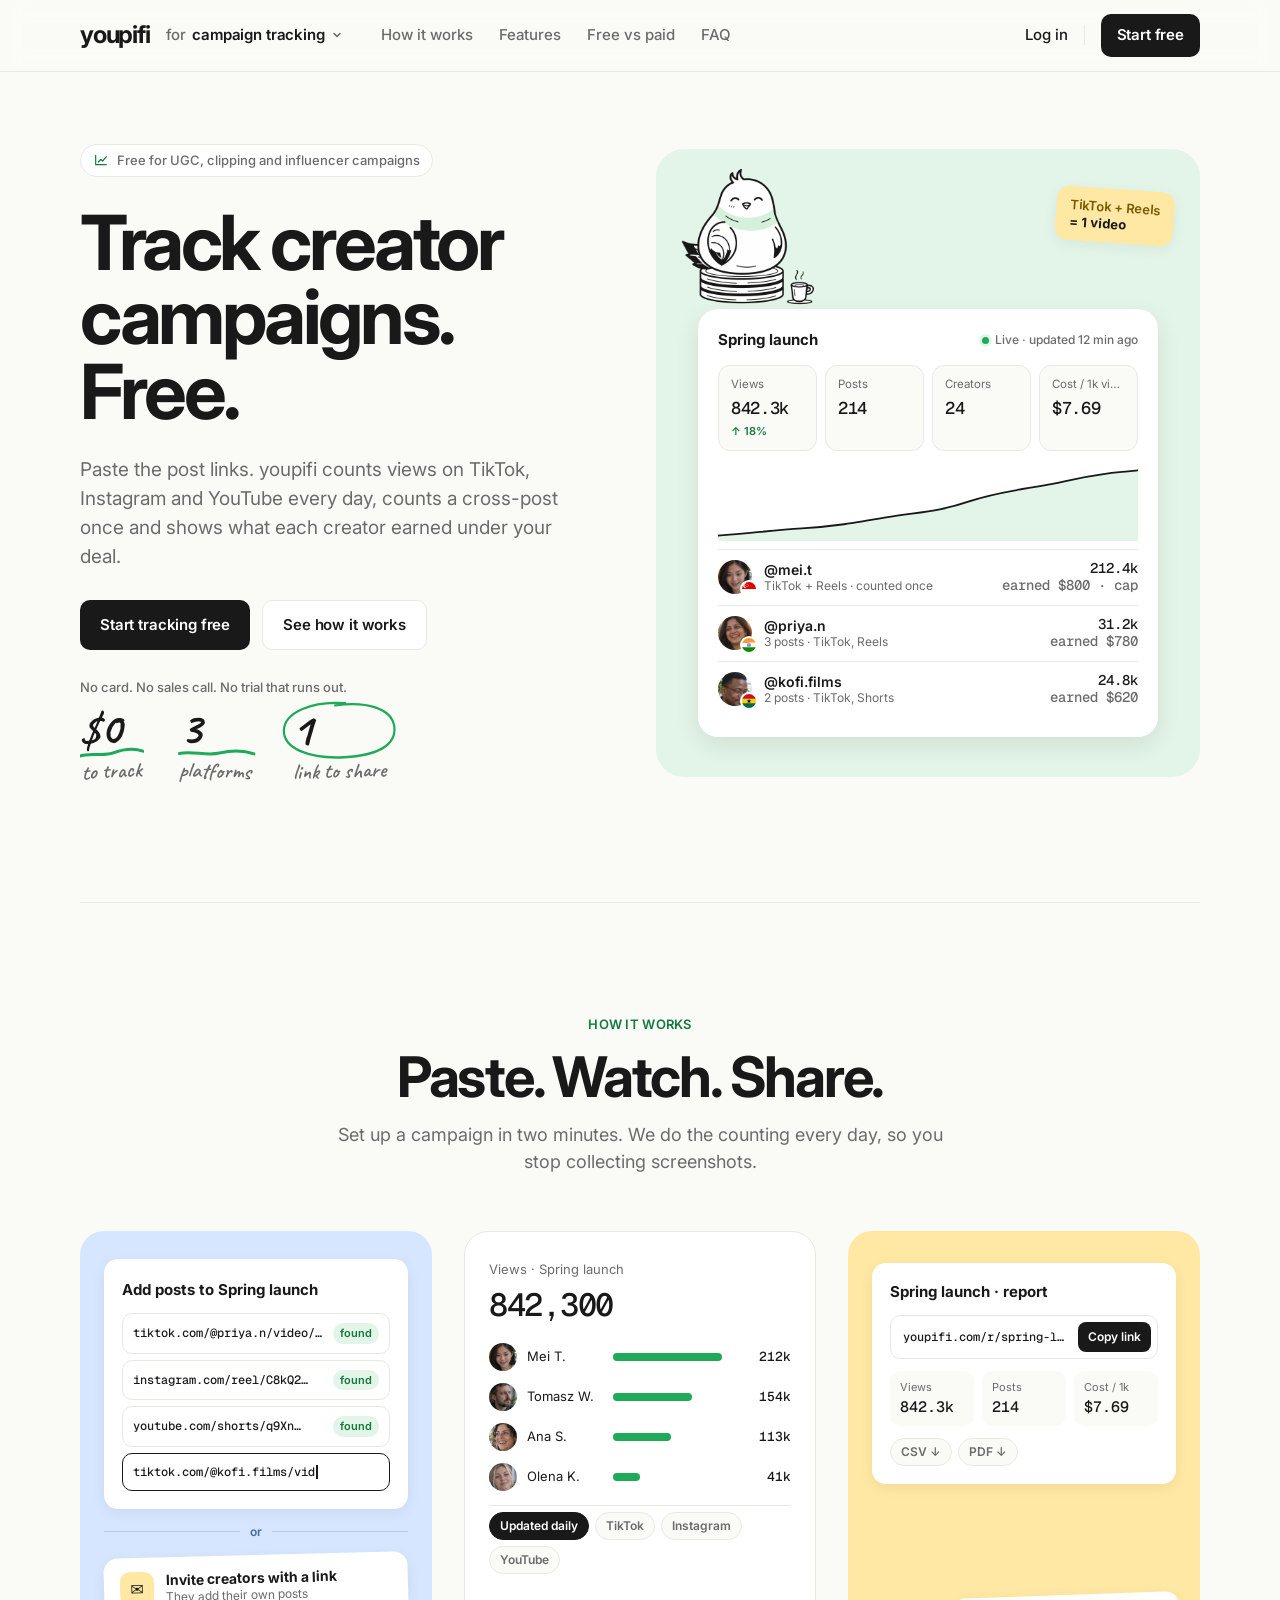
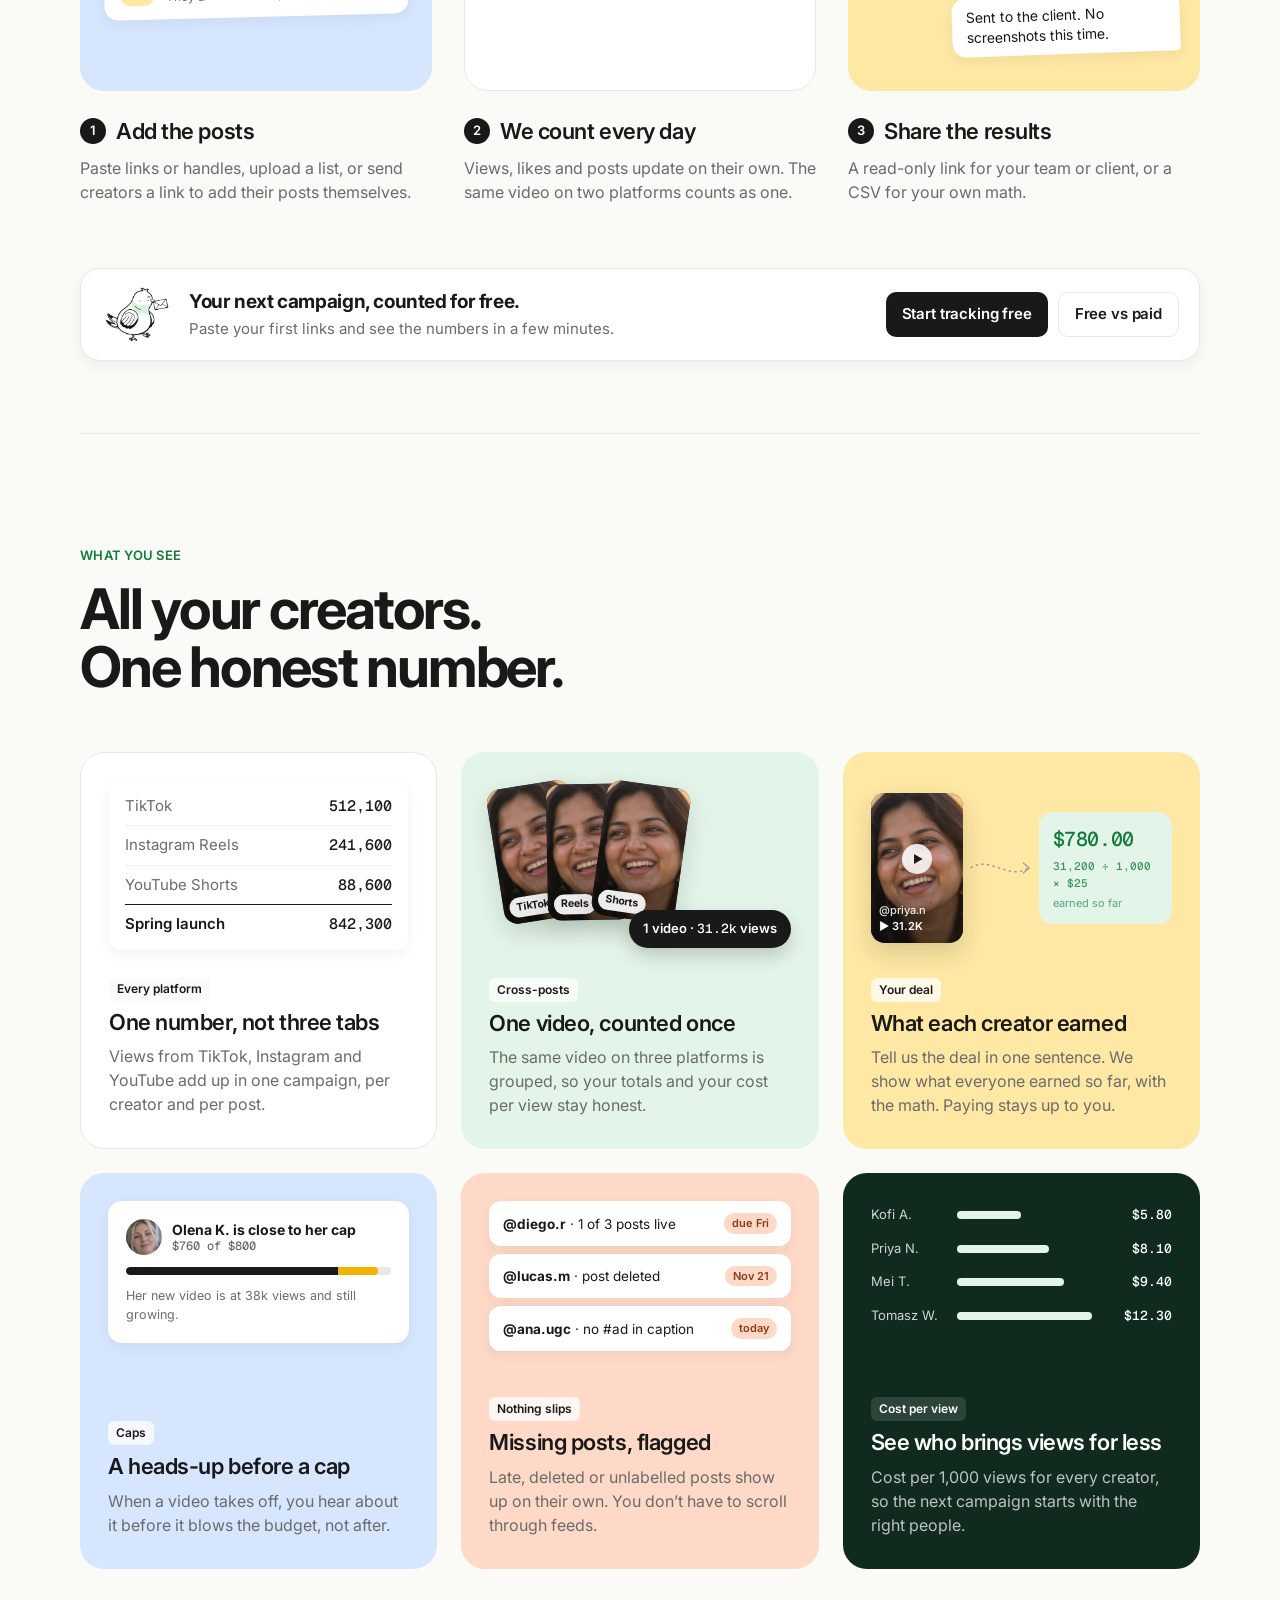
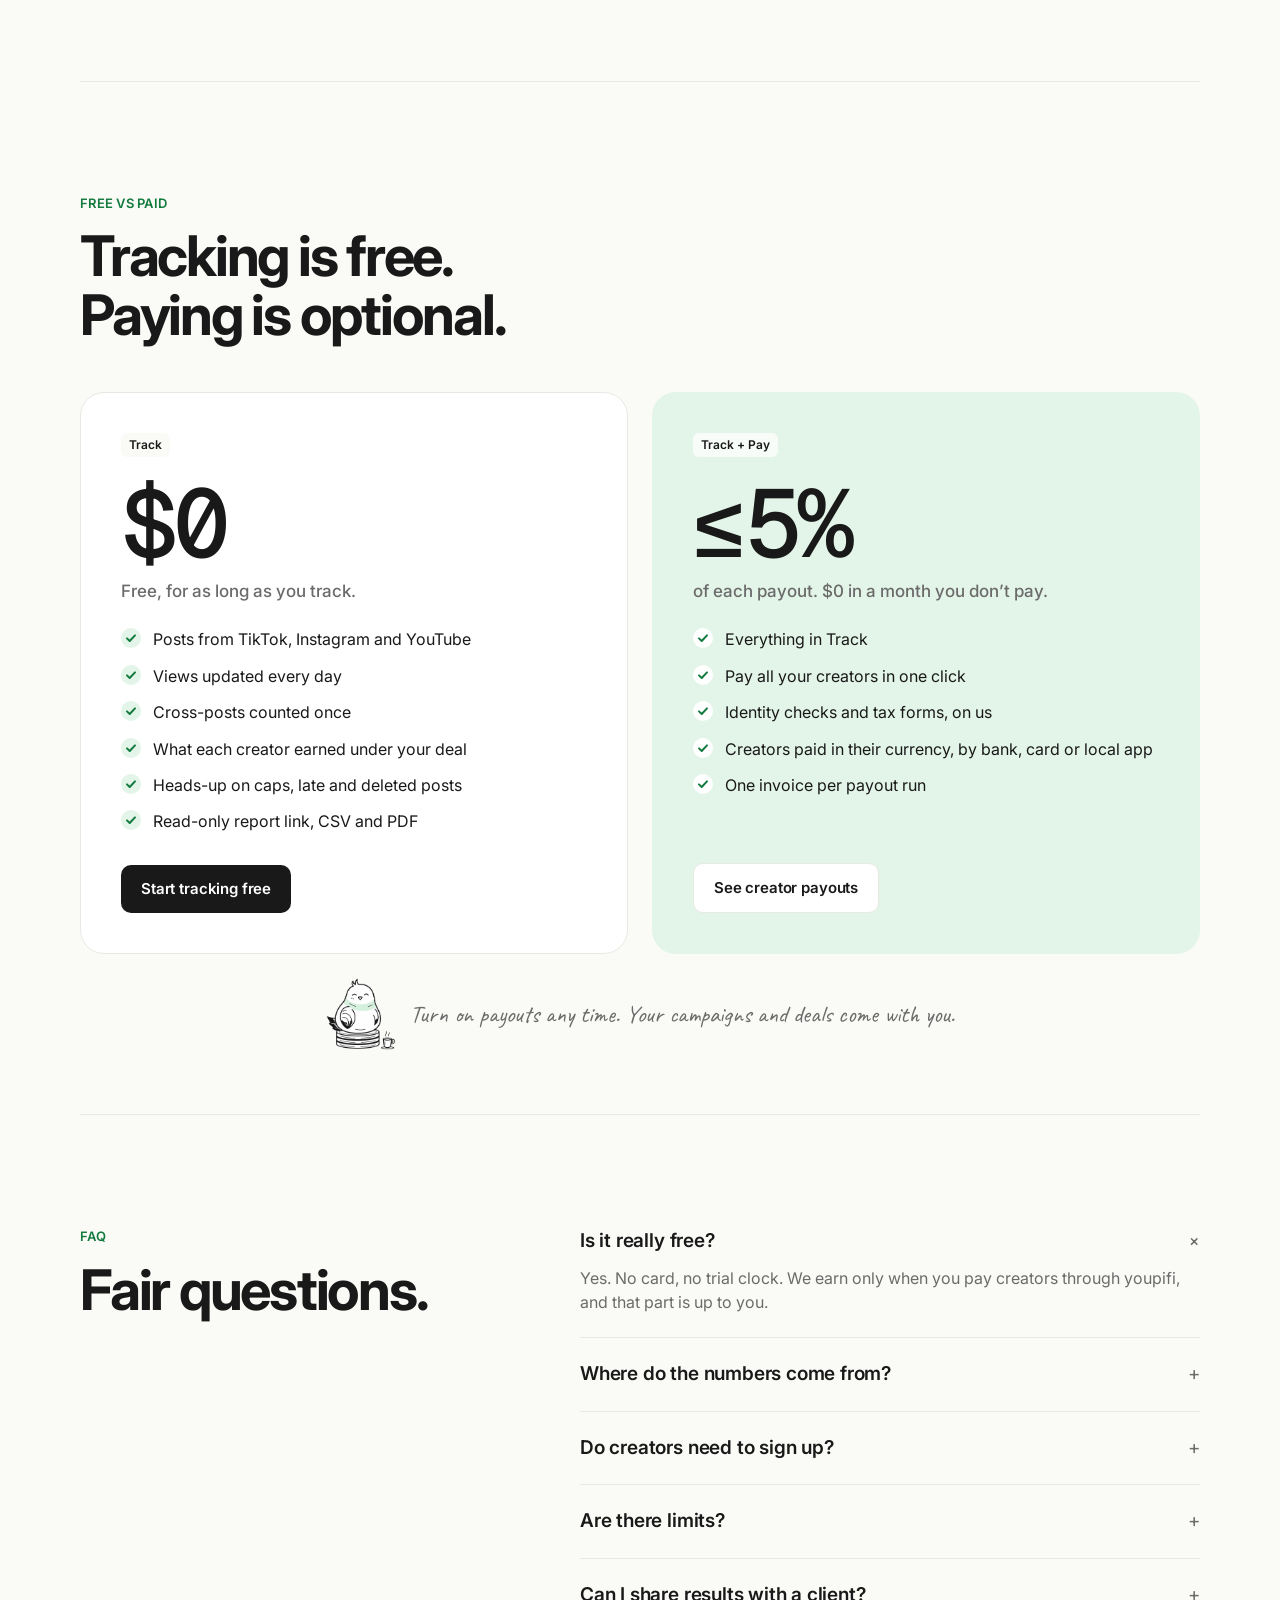
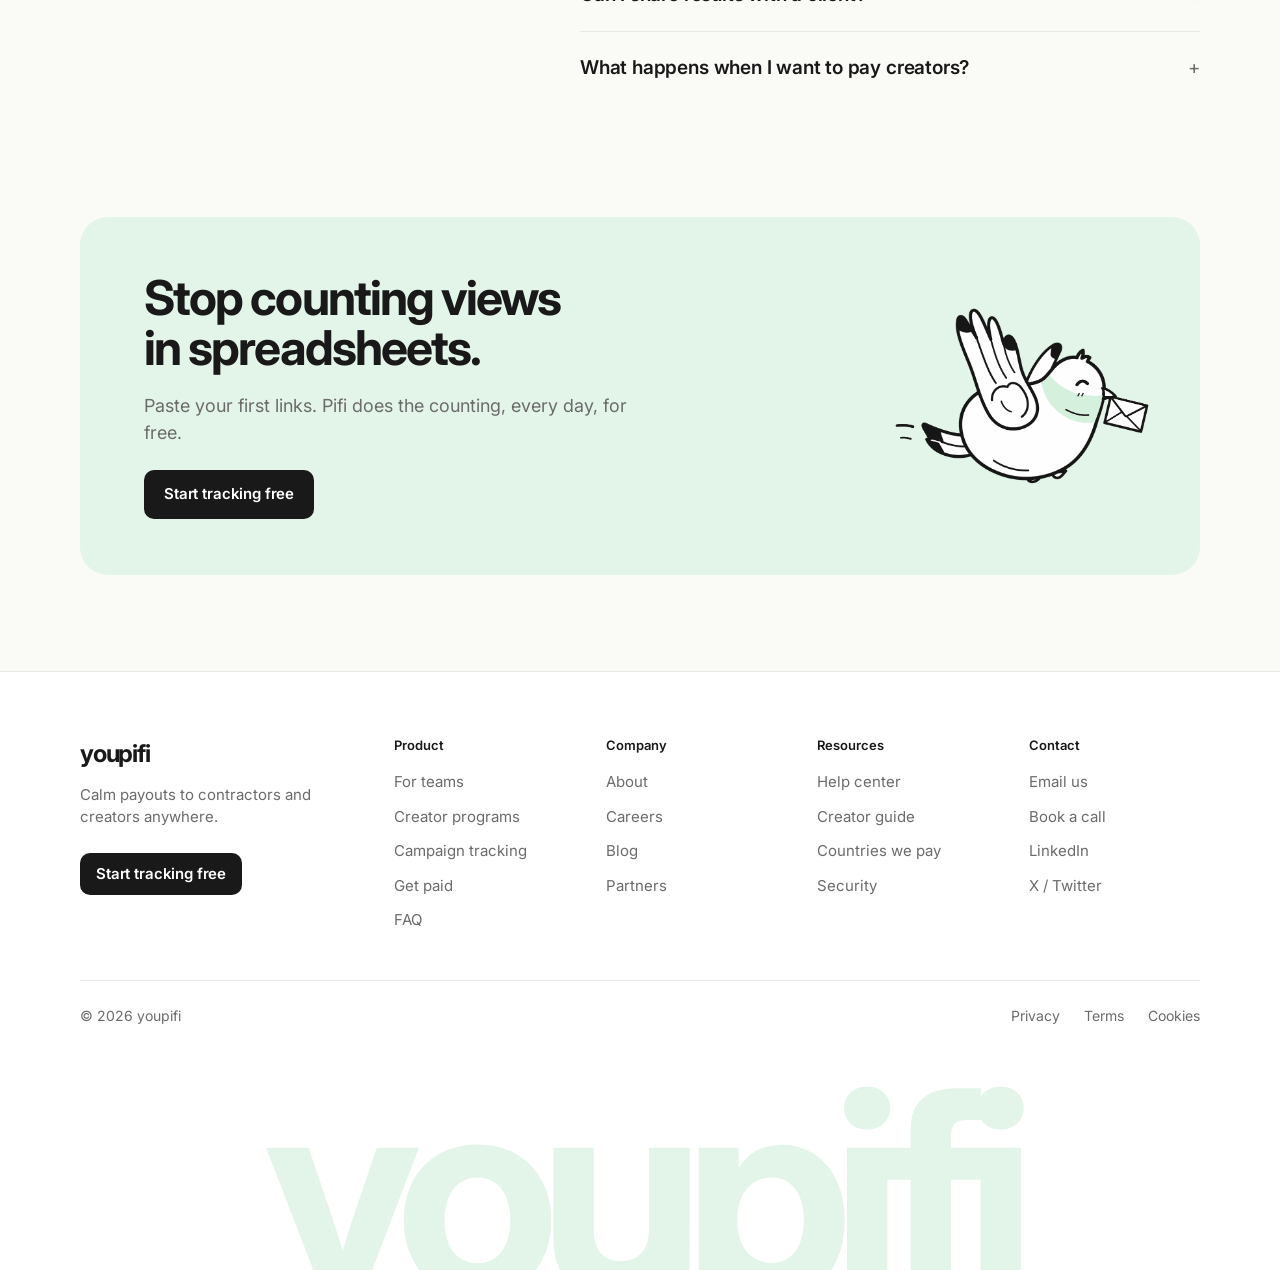
<file: track.html>
<!doctype html>
<html lang="en">
<head>
  <meta charset="utf-8">
  <meta name="viewport" content="width=device-width, initial-scale=1">
  <title>youpifi Track — free campaign tracking for creator programs</title>
  <meta name="description" content="Track every creator campaign for free. Paste post links, and youpifi counts views on TikTok, Instagram and YouTube every day, groups cross-posts and shows what each creator earned under your deal.">
  <link rel="icon" href="assets/img/pifi-icon.png" type="image/png">
  <link rel="preconnect" href="https://fonts.googleapis.com">
  <link rel="preconnect" href="https://fonts.gstatic.com" crossorigin>
  <link href="https://fonts.googleapis.com/css2?family=Caveat:wght@600;700&family=Inter:wght@400;500;600;700&family=Geist+Mono:wght@500&display=swap" rel="stylesheet">
  <link rel="stylesheet" href="styles.css">
</head>
<body>

<header class="topbar">
  <div class="nav wrap">
    <div class="brand-aud">
      <a class="wordmark" href="index.html">youpifi</a>
      <details class="aud">
        <summary><span class="aud-for">for</span> campaign tracking<svg class="aud-caret" width="12" height="12" viewBox="0 0 12 12" aria-hidden="true"><path d="M3 4.5 6 7.5 9 4.5" fill="none" stroke="currentColor" stroke-width="1.6" stroke-linecap="round" stroke-linejoin="round"/></svg></summary>
        <div class="aud-menu">
          <a class="aud-item" href="index.html">
            <span class="aud-ico bg-matcha"><svg width="18" height="18" viewBox="0 0 24 24" fill="none" stroke="currentColor" stroke-width="1.7" stroke-linecap="round" stroke-linejoin="round" aria-hidden="true"><path d="M8 11a3 3 0 1 0 0-6 3 3 0 0 0 0 6zM16 11a2.5 2.5 0 1 0 0-5M3 19c.6-3 2.6-4.5 5-4.5s4.4 1.5 5 4.5M15.5 14.5c2 0 3.8 1.2 4.5 4"/></svg></span>
            <span><b>Distributed teams</b><small>Pay contractors and freelancers in any country</small></span>
          </a>
          <a class="aud-item" href="creators.html">
            <span class="aud-ico bg-butter"><svg width="18" height="18" viewBox="0 0 24 24" fill="none" stroke="currentColor" stroke-width="1.7" stroke-linecap="round" stroke-linejoin="round" aria-hidden="true"><path d="M12 3.5l2.4 4.9 5.4.8-3.9 3.8.9 5.4L12 15.9l-4.8 2.5.9-5.4-3.9-3.8 5.4-.8z"/></svg></span>
            <span><b>Creators &amp; influencers</b><small>Pay creators, influencers and affiliates on results</small></span>
          </a>
          <a class="aud-item" href="track.html" aria-current="page">
            <span class="aud-ico bg-peach"><svg width="18" height="18" viewBox="0 0 24 24" fill="none" stroke="currentColor" stroke-width="1.7" stroke-linecap="round" stroke-linejoin="round" aria-hidden="true"><path d="M4 19V5M4 19h16M8 15l3.5-4 3 2.5L20 7"/></svg></span>
            <span><b>Campaign tracking <em class="aud-free">Free</em></b><small>Track creator posts and views in one place</small></span>
          </a>
          <a class="aud-item" href="get-paid.html">
            <span class="aud-ico bg-sky"><svg width="18" height="18" viewBox="0 0 24 24" fill="none" stroke="currentColor" stroke-width="1.7" stroke-linecap="round" stroke-linejoin="round" aria-hidden="true"><rect x="3.5" y="6" width="17" height="12.5" rx="2.5"/><path d="M3.5 10h17M7.5 14.5h3"/></svg></span>
            <span><b>Getting paid</b><small>For contractors and creators who receive payouts</small></span>
          </a>
        </div>
      </details>
    </div>
    <nav class="nav-links" aria-label="Main">
      <a href="#how">How it works</a>
      <a href="#features">Features</a>
      <a href="#free">Free vs paid</a>
      <a href="#faq">FAQ</a>
    </nav>
    <div class="nav-actions">
      <a class="link" href="#">Log in</a>
      <span class="nav-sep" aria-hidden="true"></span>
      <a class="btn btn-primary" href="#start">Start free</a>
    </div>
  </div>
</header>

<main>

  <!-- 1. HERO -->
  <section class="hero wrap">
    <div class="hero-copy">
      <span class="eyebrow"><svg class="award" width="16" height="16" viewBox="0 0 24 24" aria-hidden="true"><path d="M4 19V5M4 19h16M8 15l3.5-4 3 2.5L20 7" fill="none" stroke="currentColor" stroke-width="1.8" stroke-linecap="round" stroke-linejoin="round"/></svg>Free for UGC, clipping and influencer campaigns</span>
      <h1>Track creator campaigns. Free.</h1>
      <p class="lead">Paste the post links. youpifi counts views on TikTok, Instagram and YouTube every day, counts a cross-post once and shows what each creator earned under your deal.</p>
      <div class="ctas">
        <a class="btn btn-primary btn-lg" href="#start">Start tracking free</a>
        <a class="btn btn-secondary btn-lg" href="#how">See how it works</a>
      </div>
      <p class="fineprint">No card. No sales call. No trial that runs out.</p>
      <ul class="proof" aria-label="In short">
        <li class="p1"><b>$0</b><span>to track</span></li>
        <li class="p2"><b>3</b><span>platforms</span></li>
        <li class="p3"><b>1</b><span>link to share</span></li>
      </ul>
    </div>

    <div class="tk-hero" aria-hidden="true">
      <img class="tk-pifi" src="assets/img/pifi-rest.png" alt="">
      <span class="tk-sticker">TikTok + Reels<br><b>= 1 video</b></span>
      <div class="tk-dash">
        <div class="tk-dash-head">
          <b>Spring launch</b>
          <span class="tk-live"><i></i>Live · updated 12 min ago</span>
        </div>
        <div class="tk-kpis">
          <div><span>Views</span><b class="mono">842.3k</b><em>↑ 18%</em></div>
          <div><span>Posts</span><b class="mono">214</b></div>
          <div><span>Creators</span><b class="mono">24</b></div>
          <div><span>Cost / 1k views</span><b class="mono">$7.69</b></div>
        </div>
        <svg class="tk-chart" viewBox="0 0 400 84" preserveAspectRatio="none">
          <path d="M0 78 C 30 76, 50 72, 80 70 S 130 64, 160 58 S 210 52, 240 40 S 300 26, 330 18 S 380 8, 400 6 L 400 84 L 0 84 Z" fill="#E3F5E8"/>
          <path d="M0 78 C 30 76, 50 72, 80 70 S 130 64, 160 58 S 210 52, 240 40 S 300 26, 330 18 S 380 8, 400 6" fill="none" stroke="#191919" stroke-width="2" stroke-linecap="round"/>
        </svg>
        <ul class="cr-rows">
          <li><img src="assets/img/face-22.jpg" alt=""><span class="fi fi-sg fis"></span><span class="cr-who"><b>@mei.t</b><small>TikTok + Reels · counted once</small></span><span class="tk-earn"><b class="mono">212.4k</b><small class="mono">earned $800 · cap</small></span></li>
          <li><img src="assets/img/face-11.jpg" alt=""><span class="fi fi-in fis"></span><span class="cr-who"><b>@priya.n</b><small>3 posts · TikTok, Reels</small></span><span class="tk-earn"><b class="mono">31.2k</b><small class="mono">earned $780</small></span></li>
          <li><img src="assets/img/face-01.jpg" alt=""><span class="fi fi-gh fis"></span><span class="cr-who"><b>@kofi.films</b><small>2 posts · TikTok, Shorts</small></span><span class="tk-earn"><b class="mono">24.8k</b><small class="mono">earned $620</small></span></li>
        </ul>
      </div>
    </div>
  </section>

  <!-- 2. HOW IT WORKS -->
  <section class="how wrap rule" id="how">
    <div class="head center">
      <span class="kicker">How it works</span>
      <h2>Paste. Watch. Share.</h2>
      <p>Set up a campaign in two minutes. We do the counting every day, so you stop collecting screenshots.</p>
    </div>
    <div class="steps tk-steps">
      <article class="step">
        <div class="visual tk-v-add" aria-hidden="true">
          <div class="tk-add">
            <b>Add posts to Spring launch</b>
            <ul>
              <li><span class="mono">tiktok.com/@priya.n/video/7391…</span><em class="tk-ok">found</em></li>
              <li><span class="mono">instagram.com/reel/C8kQ2…</span><em class="tk-ok">found</em></li>
              <li><span class="mono">youtube.com/shorts/q9Xn…</span><em class="tk-ok">found</em></li>
              <li class="tk-typing"><span class="mono">tiktok.com/@kofi.films/vid</span><i></i></li>
            </ul>
          </div>
          <div class="tk-or"><span>or</span></div>
          <div class="tk-invite"><span class="tk-invite-ico">✉</span><span><b>Invite creators with a link</b><small>They add their own posts</small></span></div>
        </div>
        <h3><span class="num">1</span>Add the posts</h3>
        <p>Paste links or handles, upload a list, or send creators a link to add their posts themselves.</p>
      </article>

      <article class="step">
        <div class="visual v-track" aria-hidden="true">
          <div class="track-card">
            <div class="track-top"><span>Views · Spring launch</span><b class="mono">842,300</b></div>
            <ul>
              <li><img src="assets/img/face-22.jpg" alt=""><span>Mei T.</span><i style="width:88%"></i><b class="mono">212k</b></li>
              <li><img src="assets/img/face-10.jpg" alt=""><span>Tomasz W.</span><i style="width:64%"></i><b class="mono">154k</b></li>
              <li><img src="assets/img/face-00.jpg" alt=""><span>Ana S.</span><i style="width:47%"></i><b class="mono">113k</b></li>
              <li><img src="assets/img/face-20.jpg" alt=""><span>Olena K.</span><i style="width:22%"></i><b class="mono">41k</b></li>
            </ul>
            <div class="track-src"><span class="up">Updated daily</span><span>TikTok</span><span>Instagram</span><span>YouTube</span></div>
          </div>
        </div>
        <h3><span class="num">2</span>We count every day</h3>
        <p>Views, likes and posts update on their own. The same video on two platforms counts as one.</p>
      </article>

      <article class="step">
        <div class="visual tk-v-share" aria-hidden="true">
          <div class="tk-report">
            <b>Spring launch · report</b>
            <div class="tk-link"><span class="mono">youpifi.com/r/spring-launch</span><span class="mini-btn">Copy link</span></div>
            <div class="tk-report-nums">
              <span><small>Views</small><b class="mono">842.3k</b></span>
              <span><small>Posts</small><b class="mono">214</b></span>
              <span><small>Cost / 1k</small><b class="mono">$7.69</b></span>
            </div>
            <div class="tk-files"><span>CSV ↓</span><span>PDF ↓</span></div>
          </div>
          <span class="bubble them tk-bubble">Sent to the client. No screenshots this time.</span>
        </div>
        <h3><span class="num">3</span>Share the results</h3>
        <p>A read-only link for your team or client, or a CSV for your own math.</p>
      </article>
    </div>
  </section>

  <!-- inline CTA -->
  <section class="wrap cta-inline">
    <div class="cta-band">
      <img src="assets/img/pifi-walk.png" alt="">
      <div class="cta-copy"><b>Your next campaign, counted for free.</b><span>Paste your first links and see the numbers in a few minutes.</span></div>
      <div class="cta-btns"><a class="btn btn-primary" href="#start">Start tracking free</a><a class="btn btn-secondary" href="#free">Free vs paid</a></div>
    </div>
  </section>

  <!-- 3. FEATURES -->
  <section class="calm wrap rule" id="features">
    <div class="head">
      <span class="kicker">What you see</span>
      <h2>All your creators.<br>One honest number.</h2>
    </div>
    <div class="bento">
      <article class="tile bg-white">
        <div class="tv" aria-hidden="true">
          <ul class="deal-card tk-sum">
            <li><span>TikTok</span><b>512,100</b></li>
            <li><span>Instagram Reels</span><b>241,600</b></li>
            <li><span>YouTube Shorts</span><b>88,600</b></li>
            <li class="tk-total"><span>Spring launch</span><b>842,300</b></li>
          </ul>
        </div>
        <span class="tag">Every platform</span>
        <h3>One number, not three tabs</h3>
        <p>Views from TikTok, Instagram and YouTube add up in one campaign, per creator and per post.</p>
      </article>
      <article class="tile bg-matcha">
        <div class="tv" aria-hidden="true">
          <div class="fan">
            <div class="vid v1"><img src="assets/img/face-11.jpg" alt=""><span class="vid-tag">TikTok</span></div>
            <div class="vid v2"><img src="assets/img/face-11.jpg" alt=""><span class="vid-tag">Reels</span></div>
            <div class="vid v3"><img src="assets/img/face-11.jpg" alt=""><span class="vid-tag">Shorts</span></div>
            <span class="fan-eq">1 video · <b class="mono">31.2k</b> views</span>
          </div>
        </div>
        <span class="tag">Cross-posts</span>
        <h3>One video, counted once</h3>
        <p>The same video on three platforms is grouped, so your totals and your cost per view stay honest.</p>
      </article>
      <article class="tile bg-butter">
        <div class="tv" aria-hidden="true">
          <div class="reason">
            <div class="vid"><img src="assets/img/face-11.jpg" alt=""><span class="vid-play">▶</span><span class="vid-views">▶ 31.2K</span><span class="vid-handle">@priya.n</span></div>
            <svg class="reason-arrow" viewBox="0 0 80 30" preserveAspectRatio="none"><path d="M2 15 C 25 2, 50 28, 74 15" fill="none" stroke="#9a9a92" stroke-width="1.5" stroke-dasharray="3 4"/><path d="M68 10 l7 5 -7 5" fill="none" stroke="#9a9a92" stroke-width="1.5" stroke-linecap="round"/></svg>
            <div class="reason-amt"><b class="mono">$780.00</b><small class="mono">31,200 ÷ 1,000 × $25</small><small>earned so far</small></div>
          </div>
        </div>
        <span class="tag">Your deal</span>
        <h3>What each creator earned</h3>
        <p>Tell us the deal in one sentence. We show what everyone earned so far, with the math. Paying stays up to you.</p>
      </article>
      <article class="tile bg-sky">
        <div class="tv" aria-hidden="true">
          <div class="tk-cap">
            <div class="tk-cap-top"><img src="assets/img/face-20.jpg" alt=""><span><b>Olena K. is close to her cap</b><small class="mono">$760 of $800</small></span></div>
            <div class="tk-bar"><i style="width:95%"></i></div>
            <small>Her new video is at 38k views and still growing.</small>
          </div>
        </div>
        <span class="tag">Caps</span>
        <h3>A heads-up before a cap</h3>
        <p>When a video takes off, you hear about it before it blows the budget, not after.</p>
      </article>
      <article class="tile bg-peach">
        <div class="tv" aria-hidden="true">
          <ul class="proof-list tk-alerts">
            <li><span><b>@diego.r</b> · 1 of 3 posts live</span><em>due Fri</em></li>
            <li><span><b>@lucas.m</b> · post deleted</span><em>Nov 21</em></li>
            <li><span><b>@ana.ugc</b> · no #ad in caption</span><em>today</em></li>
          </ul>
        </div>
        <span class="tag">Nothing slips</span>
        <h3>Missing posts, flagged</h3>
        <p>Late, deleted or unlabelled posts show up on their own. You don’t have to scroll through feeds.</p>
      </article>
      <article class="tile bg-forest">
        <div class="tv" aria-hidden="true">
          <ul class="tk-cpm">
            <li><span>Kofi A.</span><i style="width:42%"></i><b class="mono">$5.80</b></li>
            <li><span>Priya N.</span><i style="width:60%"></i><b class="mono">$8.10</b></li>
            <li><span>Mei T.</span><i style="width:70%"></i><b class="mono">$9.40</b></li>
            <li><span>Tomasz W.</span><i style="width:88%"></i><b class="mono">$12.30</b></li>
          </ul>
        </div>
        <span class="tag">Cost per view</span>
        <h3>See who brings views for less</h3>
        <p>Cost per 1,000 views for every creator, so the next campaign starts with the right people.</p>
      </article>
    </div>
  </section>

  <!-- 4. FREE VS PAID -->
  <section class="pricing wrap rule" id="free">
    <div class="head">
      <span class="kicker">Free vs paid</span>
      <h2>Tracking is free.<br>Paying is optional.</h2>
    </div>
    <div class="tk-plans">
      <article class="tk-plan">
        <span class="tag">Track</span>
        <span class="price-num">$0</span>
        <p class="tk-plan-sub">Free, for as long as you track.</p>
        <ul class="tk-list">
          <li>Posts from TikTok, Instagram and YouTube</li>
          <li>Views updated every day</li>
          <li>Cross-posts counted once</li>
          <li>What each creator earned under your deal</li>
          <li>Heads-up on caps, late and deleted posts</li>
          <li>Read-only report link, CSV and PDF</li>
        </ul>
        <a class="btn btn-primary btn-lg" href="#start">Start tracking free</a>
      </article>
      <article class="tk-plan tk-plan-pay">
        <span class="tag">Track + Pay</span>
        <span class="price-num">≤5%</span>
        <p class="tk-plan-sub">of each payout. $0 in a month you don’t pay.</p>
        <ul class="tk-list">
          <li>Everything in Track</li>
          <li>Pay all your creators in one click</li>
          <li>Identity checks and tax forms, on us</li>
          <li>Creators paid in their currency, by bank, card or local app</li>
          <li>One invoice per payout run</li>
        </ul>
        <a class="btn btn-secondary btn-lg" href="creators.html">See creator payouts</a>
      </article>
    </div>
    <p class="cp-note"><img src="assets/img/pifi-rest.png" alt="">Turn on payouts any time. Your campaigns and deals come with you.</p>
  </section>

  <!-- 5. FAQ -->
  <section class="faq wrap rule" id="faq">
    <div class="head">
      <span class="kicker">FAQ</span>
      <h2>Fair questions.</h2>
    </div>
    <div class="qa">
      <details open>
        <summary>Is it really free?</summary>
        <p>Yes. No card, no trial clock. We earn only when you pay creators through youpifi, and that part is up to you.</p>
      </details>
      <details>
        <summary>Where do the numbers come from?</summary>
        <p>From the public stats of the posts you add, updated every day. If a creator connects their account, we use their exact numbers instead. You can also upload a file.</p>
      </details>
      <details>
        <summary>Do creators need to sign up?</summary>
        <p>No. You paste links or handles. Creators sign up only if they want to add posts themselves, or when you pay them through youpifi.</p>
      </details>
      <details>
        <summary>Are there limits?</summary>
        <p>Track up to 100 creators across your campaigns for free. Running something bigger? Write to us and we’ll sort it out.</p>
      </details>
      <details>
        <summary>Can I share results with a client?</summary>
        <p>Yes. Send a read-only link to the campaign, or download a CSV or PDF.</p>
      </details>
      <details>
        <summary>What happens when I want to pay creators?</summary>
        <p>Turn on payouts. Your campaigns, creators and deal carry over, and you pay everyone in one click for up to 5% of each payout.</p>
      </details>
    </div>
  </section>

  <!-- FINAL CTA -->
  <section class="final wrap" id="start">
    <div class="final-box">
      <div>
        <h2>Stop counting views<br>in spreadsheets.</h2>
        <p>Paste your first links. Pifi does the counting, every day, for free.</p>
        <a class="btn btn-primary btn-lg" href="#">Start tracking free</a>
      </div>
      <img src="assets/img/pifi-fly.png" alt="Pifi the pigeon, flying with a letter">
    </div>
  </section>
</main>

<!-- FOOTER — TODO: real URLs for pages, contacts and socials -->
<footer class="footer">
  <div class="wrap footer-grid">
    <div class="footer-brand">
      <a class="wordmark" href="index.html">youpifi</a>
      <p>Calm payouts to contractors and creators anywhere.</p>
      <a class="btn btn-primary" href="#start">Start tracking free</a>
    </div>
    <nav class="footer-col" aria-label="Product">
      <b>Product</b>
      <a href="index.html">For teams</a>
      <a href="creators.html">Creator programs</a>
      <a href="track.html">Campaign tracking</a>
      <a href="get-paid.html">Get paid</a>
      <a href="#faq">FAQ</a>
    </nav>
    <nav class="footer-col" aria-label="Company">
      <b>Company</b>
      <a href="#">About</a>
      <a href="#">Careers</a>
      <a href="#">Blog</a>
      <a href="#">Partners</a>
    </nav>
    <nav class="footer-col" aria-label="Resources">
      <b>Resources</b>
      <a href="#">Help center</a>
      <a href="#">Creator guide</a>
      <a href="#">Countries we pay</a>
      <a href="#">Security</a>
    </nav>
    <div class="footer-col">
      <b>Contact</b>
      <a href="#">Email us</a>
      <a href="#book-call">Book a call</a>
      <a href="#">LinkedIn</a>
      <a href="#">X / Twitter</a>
    </div>
  </div>
  <div class="wrap footer-bottom">
    <span>© 2026 youpifi</span>
    <nav aria-label="Legal"><a href="#">Privacy</a><a href="#">Terms</a><a href="#">Cookies</a></nav>
  </div>
  <div class="footer-giant" aria-hidden="true">youpifi</div>
</footer>

<script>
  // Close the audience menu on outside click / Esc
  (function () {
    var d = document.querySelector('details.aud');
    if (!d) return;
    document.addEventListener('click', function (e) { if (d.open && !d.contains(e.target)) d.open = false; });
    document.addEventListener('keydown', function (e) { if (e.key === 'Escape') d.open = false; });
  })();
</script>
</body>
</html>
</file>
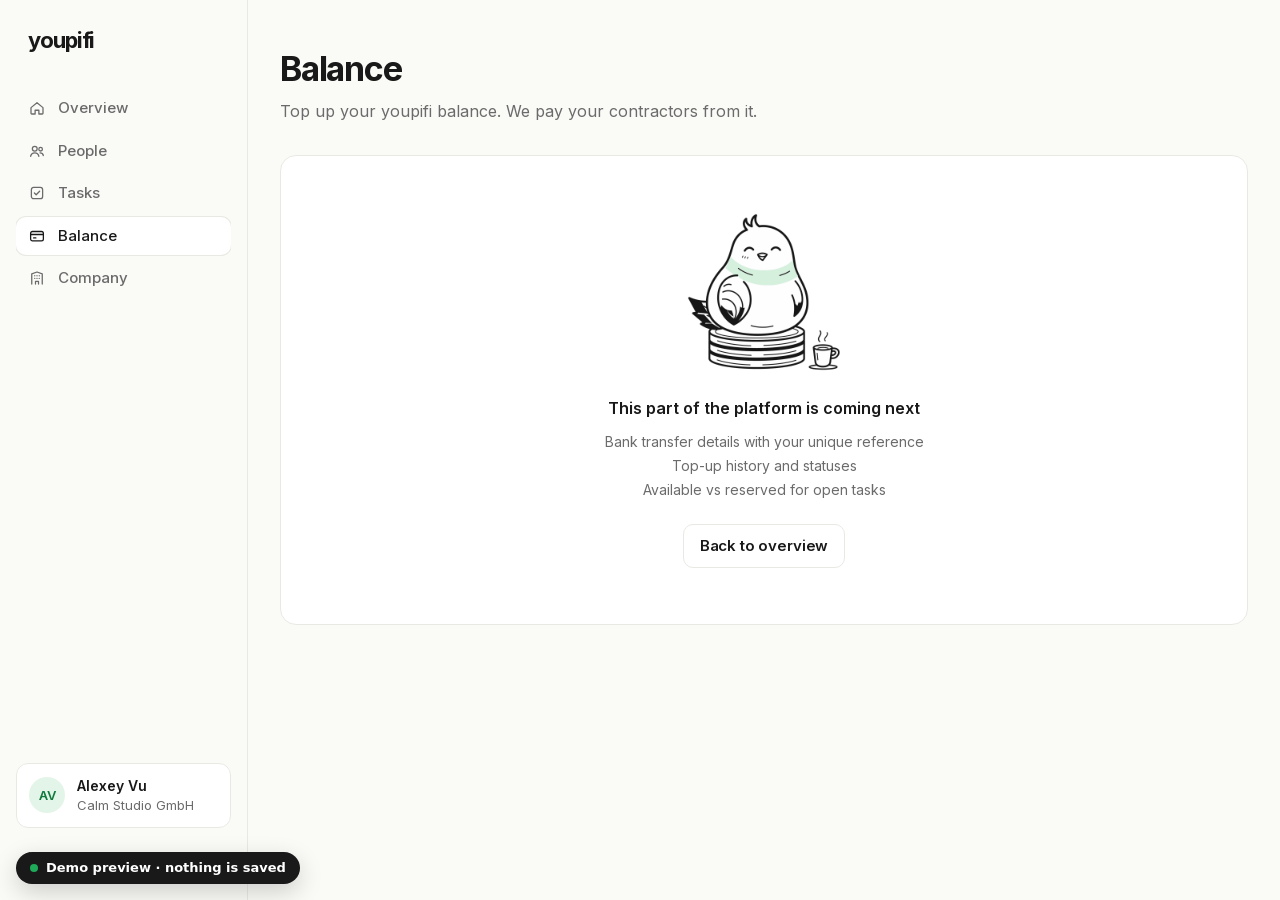
<file: demo/balance.html>
<!DOCTYPE html><html lang="en" class="LINzvG_variable gWfznW_variable RDbrpW_variable h-full"><head><meta charset="utf-8"><meta name="viewport" content="width=device-width, initial-scale=1"><link rel="stylesheet" href="_next/static/chunks/0jtbmjh8qr4tk.css" data-precedence="next"><title>Balance · youpifi</title><meta name="description" content="Pay contractors anywhere, calmly."><link rel="icon" href="pifi-icon.png"><meta name="next-size-adjust" content=""><link rel="preload" href="_next/static/media/00fe6731614b479c-s.p.3gnlxne4ydafw.woff2" as="font" crossorigin="" type="font/woff2"><link rel="preload" href="_next/static/media/07c7676b89ed2778-s.p.2bn3s6zvc0dyp.woff2" as="font" crossorigin="" type="font/woff2"><link rel="preload" href="_next/static/media/3679aa72a9b9035f-s.p.0h6ig86gwutp4.woff2" as="font" crossorigin="" type="font/woff2"></head><body class="min-h-full"><div hidden=""><!--$--><!--/$--></div><!--&--><div class="min-h-screen lg:grid lg:grid-cols-[248px_1fr]"><aside class="sticky top-0 z-20 flex flex-col gap-4 border-b border-mist bg-paper/90 px-4 py-3 backdrop-blur lg:h-screen lg:gap-8 lg:border-r lg:border-b-0 lg:px-4 lg:py-6"><div class="flex items-center justify-between lg:px-3"><a href="overview.html"><span class="text-[22px] font-bold tracking-[-0.05em]">youpifi</span></a><form action="login.html" method="get" novalidate class="lg:hidden"><button class="text-sm font-medium text-graphite hover:text-ink">Log out</button></form></div><nav aria-label="Main" class="flex gap-1 overflow-x-auto lg:flex-col"><a class="flex shrink-0 items-center gap-3 rounded-[10px] px-3 py-2 text-[15px] font-medium transition text-graphite hover:bg-white/70 hover:text-ink" href="overview.html"><svg width="18" height="18" viewBox="0 0 24 24" fill="none" stroke="currentColor" stroke-width="1.7" stroke-linecap="round" stroke-linejoin="round" aria-hidden="true"><path d="M4 11.5 12 5l8 6.5V19a1 1 0 0 1-1 1h-4.5v-5h-5v5H5a1 1 0 0 1-1-1z"></path></svg>Overview</a><a class="flex shrink-0 items-center gap-3 rounded-[10px] px-3 py-2 text-[15px] font-medium transition text-graphite hover:bg-white/70 hover:text-ink" href="people.html"><svg width="18" height="18" viewBox="0 0 24 24" fill="none" stroke="currentColor" stroke-width="1.7" stroke-linecap="round" stroke-linejoin="round" aria-hidden="true"><circle cx="9" cy="9" r="3.2"></circle><path d="M3.5 19c.6-3 2.8-4.6 5.5-4.6s4.9 1.6 5.5 4.6"></path><circle cx="16.8" cy="9.6" r="2.4"></circle><path d="M16 14.4c2.3 0 4 1.3 4.5 3.6"></path></svg>People</a><a class="flex shrink-0 items-center gap-3 rounded-[10px] px-3 py-2 text-[15px] font-medium transition text-graphite hover:bg-white/70 hover:text-ink" href="tasks.html"><svg width="18" height="18" viewBox="0 0 24 24" fill="none" stroke="currentColor" stroke-width="1.7" stroke-linecap="round" stroke-linejoin="round" aria-hidden="true"><rect x="4.5" y="4.5" width="15" height="15" rx="3"></rect><path d="m8.5 12 2.4 2.4 4.6-4.8"></path></svg>Tasks</a><a aria-current="page" class="flex shrink-0 items-center gap-3 rounded-[10px] px-3 py-2 text-[15px] font-medium transition bg-white text-ink shadow-[0_1px_0_rgba(0,0,0,0.04)] ring-1 ring-mist" href="balance.html"><svg width="18" height="18" viewBox="0 0 24 24" fill="none" stroke="currentColor" stroke-width="1.7" stroke-linecap="round" stroke-linejoin="round" aria-hidden="true"><rect x="3.5" y="6" width="17" height="12.5" rx="2.5"></rect><path d="M3.5 10h17M7.5 14.5h3"></path></svg>Balance</a><a class="flex shrink-0 items-center gap-3 rounded-[10px] px-3 py-2 text-[15px] font-medium transition text-graphite hover:bg-white/70 hover:text-ink" href="company.html"><svg width="18" height="18" viewBox="0 0 24 24" fill="none" stroke="currentColor" stroke-width="1.7" stroke-linecap="round" stroke-linejoin="round" aria-hidden="true"><path d="M5 20V6.5L12 4l7 2.5V20"></path><path d="M9 9h.01M12 9h.01M15 9h.01M9 12.5h.01M12 12.5h.01M15 12.5h.01M10 20v-3.5h4V20"></path></svg>Company</a></nav><div class="mt-auto hidden flex-col gap-3 lg:flex"><div class="flex items-center gap-3 rounded-[12px] border border-mist bg-white p-3"><span class="grid size-9 shrink-0 place-items-center rounded-full bg-matcha text-[13px] font-semibold text-green-text">AV</span><span class="min-w-0"><span class="block truncate text-sm font-semibold">Alexey Vu</span><span class="block truncate text-[13px] text-graphite">Calm Studio GmbH</span></span></div><form action="login.html" method="get" novalidate><button class="w-full rounded-[10px] px-3 py-2 text-left text-sm font-medium text-graphite transition hover:bg-white hover:text-ink">Log out</button></form></div></aside><main class="mx-auto w-full max-w-[1040px] px-4 py-8 sm:px-8 lg:py-12"><!--&--><!--&--><div class="flex flex-col gap-8"><header><h1 class="text-[34px] font-bold leading-tight tracking-[-0.035em]">Balance</h1><p class="mt-2 max-w-[560px] text-graphite">Top up your youpifi balance. We pay your contractors from it.</p></header><div class="rounded-2xl border border-mist bg-white flex flex-col items-center px-6 py-14 text-center"><img alt="" loading="lazy" width="156" height="160" decoding="async" data-nimg="1" style="color:transparent" srcset="pifi-rest.png 1x, pifi-rest.png 2x" src="pifi-rest.png"><p class="mt-6 font-semibold">This part of the platform is coming next</p><ul class="mt-3 space-y-1 text-sm text-graphite"><li>Bank transfer details with your unique reference</li><li>Top-up history and statuses</li><li>Available vs reserved for open tasks</li></ul><a class="inline-flex items-center justify-center gap-2 rounded-[10px] font-semibold tracking-[-0.01em] transition disabled:cursor-not-allowed disabled:opacity-50 bg-white text-ink border border-mist hover:border-[#d6d6cf] px-4 py-2.5 text-[15px] mt-6" href="overview.html">Back to overview</a></div></div><!--$--><!--/$--><!--/&--><!--/&--></main></div><!--/&--><next-route-announcer style="position: absolute;"></next-route-announcer><div style="position:fixed;left:16px;bottom:16px;z-index:100;display:flex;gap:8px;align-items:center;padding:8px 14px;border-radius:999px;background:#191919;color:#fff;font:600 13px/1.2 system-ui,sans-serif;box-shadow:0 8px 24px rgba(0,0,0,.18)"><span style="width:8px;height:8px;border-radius:50%;background:#1FAA59"></span>Demo preview · nothing is saved</div></body></html>
</file>
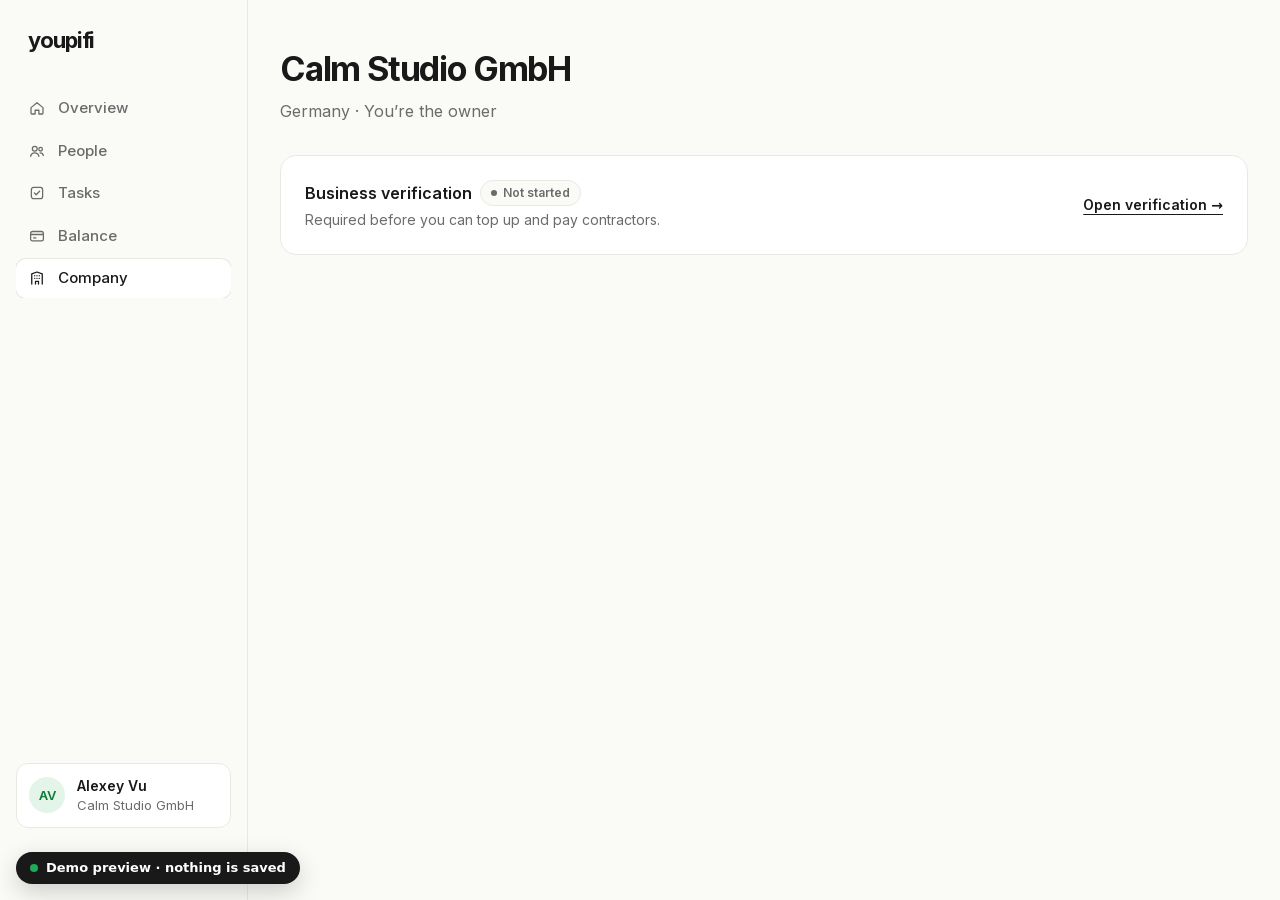
<file: demo/company.html>
<!DOCTYPE html><html lang="en" class="LINzvG_variable gWfznW_variable RDbrpW_variable h-full"><head><meta charset="utf-8"><meta name="viewport" content="width=device-width, initial-scale=1"><link rel="stylesheet" href="_next/static/chunks/0jtbmjh8qr4tk.css" data-precedence="next"><title>Company · youpifi</title><meta name="description" content="Pay contractors anywhere, calmly."><link rel="icon" href="pifi-icon.png"><meta name="next-size-adjust" content=""><link rel="preload" href="_next/static/media/00fe6731614b479c-s.p.3gnlxne4ydafw.woff2" as="font" crossorigin="" type="font/woff2"><link rel="preload" href="_next/static/media/07c7676b89ed2778-s.p.2bn3s6zvc0dyp.woff2" as="font" crossorigin="" type="font/woff2"><link rel="preload" href="_next/static/media/3679aa72a9b9035f-s.p.0h6ig86gwutp4.woff2" as="font" crossorigin="" type="font/woff2"></head><body class="min-h-full"><div hidden=""><!--$--><!--/$--></div><!--&--><div class="min-h-screen lg:grid lg:grid-cols-[248px_1fr]"><aside class="sticky top-0 z-20 flex flex-col gap-4 border-b border-mist bg-paper/90 px-4 py-3 backdrop-blur lg:h-screen lg:gap-8 lg:border-r lg:border-b-0 lg:px-4 lg:py-6"><div class="flex items-center justify-between lg:px-3"><a href="overview.html"><span class="text-[22px] font-bold tracking-[-0.05em]">youpifi</span></a><form action="login.html" method="get" novalidate class="lg:hidden"><button class="text-sm font-medium text-graphite hover:text-ink">Log out</button></form></div><nav aria-label="Main" class="flex gap-1 overflow-x-auto lg:flex-col"><a class="flex shrink-0 items-center gap-3 rounded-[10px] px-3 py-2 text-[15px] font-medium transition text-graphite hover:bg-white/70 hover:text-ink" href="overview.html"><svg width="18" height="18" viewBox="0 0 24 24" fill="none" stroke="currentColor" stroke-width="1.7" stroke-linecap="round" stroke-linejoin="round" aria-hidden="true"><path d="M4 11.5 12 5l8 6.5V19a1 1 0 0 1-1 1h-4.5v-5h-5v5H5a1 1 0 0 1-1-1z"></path></svg>Overview</a><a class="flex shrink-0 items-center gap-3 rounded-[10px] px-3 py-2 text-[15px] font-medium transition text-graphite hover:bg-white/70 hover:text-ink" href="people.html"><svg width="18" height="18" viewBox="0 0 24 24" fill="none" stroke="currentColor" stroke-width="1.7" stroke-linecap="round" stroke-linejoin="round" aria-hidden="true"><circle cx="9" cy="9" r="3.2"></circle><path d="M3.5 19c.6-3 2.8-4.6 5.5-4.6s4.9 1.6 5.5 4.6"></path><circle cx="16.8" cy="9.6" r="2.4"></circle><path d="M16 14.4c2.3 0 4 1.3 4.5 3.6"></path></svg>People</a><a class="flex shrink-0 items-center gap-3 rounded-[10px] px-3 py-2 text-[15px] font-medium transition text-graphite hover:bg-white/70 hover:text-ink" href="tasks.html"><svg width="18" height="18" viewBox="0 0 24 24" fill="none" stroke="currentColor" stroke-width="1.7" stroke-linecap="round" stroke-linejoin="round" aria-hidden="true"><rect x="4.5" y="4.5" width="15" height="15" rx="3"></rect><path d="m8.5 12 2.4 2.4 4.6-4.8"></path></svg>Tasks</a><a class="flex shrink-0 items-center gap-3 rounded-[10px] px-3 py-2 text-[15px] font-medium transition text-graphite hover:bg-white/70 hover:text-ink" href="balance.html"><svg width="18" height="18" viewBox="0 0 24 24" fill="none" stroke="currentColor" stroke-width="1.7" stroke-linecap="round" stroke-linejoin="round" aria-hidden="true"><rect x="3.5" y="6" width="17" height="12.5" rx="2.5"></rect><path d="M3.5 10h17M7.5 14.5h3"></path></svg>Balance</a><a aria-current="page" class="flex shrink-0 items-center gap-3 rounded-[10px] px-3 py-2 text-[15px] font-medium transition bg-white text-ink shadow-[0_1px_0_rgba(0,0,0,0.04)] ring-1 ring-mist" href="company.html"><svg width="18" height="18" viewBox="0 0 24 24" fill="none" stroke="currentColor" stroke-width="1.7" stroke-linecap="round" stroke-linejoin="round" aria-hidden="true"><path d="M5 20V6.5L12 4l7 2.5V20"></path><path d="M9 9h.01M12 9h.01M15 9h.01M9 12.5h.01M12 12.5h.01M15 12.5h.01M10 20v-3.5h4V20"></path></svg>Company</a></nav><div class="mt-auto hidden flex-col gap-3 lg:flex"><div class="flex items-center gap-3 rounded-[12px] border border-mist bg-white p-3"><span class="grid size-9 shrink-0 place-items-center rounded-full bg-matcha text-[13px] font-semibold text-green-text">AV</span><span class="min-w-0"><span class="block truncate text-sm font-semibold">Alexey Vu</span><span class="block truncate text-[13px] text-graphite">Calm Studio GmbH</span></span></div><form action="login.html" method="get" novalidate><button class="w-full rounded-[10px] px-3 py-2 text-left text-sm font-medium text-graphite transition hover:bg-white hover:text-ink">Log out</button></form></div></aside><main class="mx-auto w-full max-w-[1040px] px-4 py-8 sm:px-8 lg:py-12"><!--&--><!--&--><div class="flex flex-col gap-8"><header><h1 class="text-[34px] font-bold leading-tight tracking-[-0.035em]">Calm Studio GmbH</h1><p class="mt-2 text-graphite">Germany<!-- --> · You’re the <!-- -->owner</p></header><div class="rounded-2xl border border-mist bg-white flex flex-col gap-4 p-6 sm:flex-row sm:items-center sm:justify-between"><div><div class="flex items-center gap-2"><h2 class="font-semibold">Business verification</h2><span class="inline-flex items-center gap-1.5 rounded-full px-2.5 py-1 text-xs font-semibold bg-paper text-graphite border border-mist"><span class="size-1.5 rounded-full bg-current"></span>Not started</span></div><p class="mt-1 text-sm text-graphite">Required before you can top up and pay contractors.</p></div><a class="text-sm font-semibold underline underline-offset-4" href="verification.html">Open verification →</a></div></div><!--$--><!--/$--><!--/&--><!--/&--></main></div><!--/&--><next-route-announcer style="position: absolute;"></next-route-announcer><div style="position:fixed;left:16px;bottom:16px;z-index:100;display:flex;gap:8px;align-items:center;padding:8px 14px;border-radius:999px;background:#191919;color:#fff;font:600 13px/1.2 system-ui,sans-serif;box-shadow:0 8px 24px rgba(0,0,0,.18)"><span style="width:8px;height:8px;border-radius:50%;background:#1FAA59"></span>Demo preview · nothing is saved</div></body></html>
</file>
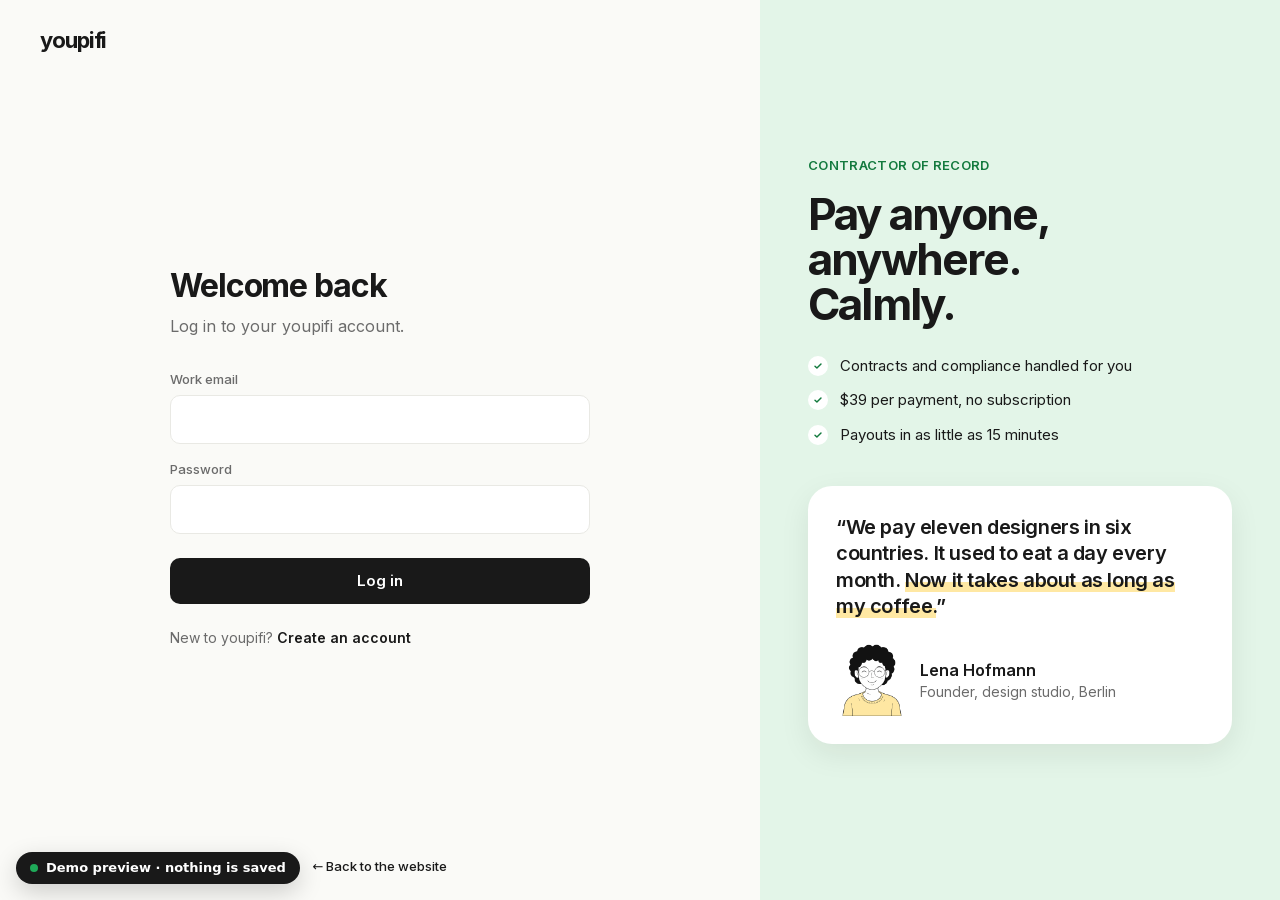
<file: demo/login.html>
<!DOCTYPE html><html lang="en" class="LINzvG_variable gWfznW_variable RDbrpW_variable h-full"><head><meta charset="utf-8"><meta name="viewport" content="width=device-width, initial-scale=1"><link rel="stylesheet" href="_next/static/chunks/0jtbmjh8qr4tk.css" data-precedence="next"><title>Log in · youpifi</title><meta name="description" content="Pay contractors anywhere, calmly."><link rel="icon" href="pifi-icon.png"><meta name="next-size-adjust" content=""><link rel="preload" href="_next/static/media/00fe6731614b479c-s.p.3gnlxne4ydafw.woff2" as="font" crossorigin="" type="font/woff2"><link rel="preload" href="_next/static/media/07c7676b89ed2778-s.p.2bn3s6zvc0dyp.woff2" as="font" crossorigin="" type="font/woff2"><link rel="preload" href="_next/static/media/3679aa72a9b9035f-s.p.0h6ig86gwutp4.woff2" as="font" crossorigin="" type="font/woff2"></head><body class="min-h-full"><div hidden=""><!--$--><!--/$--></div><!--&--><div class="grid min-h-screen lg:grid-cols-[1fr_520px]"><div class="flex flex-col px-4 py-6 sm:px-10"><a href="https://alexeyvu123.github.io/youpifi/" class="self-start"><span class="text-[22px] font-bold tracking-[-0.05em]">youpifi</span></a><main class="mx-auto flex w-full max-w-[420px] flex-1 flex-col justify-center py-10"><!--&--><!--&--><h1 class="text-[32px] font-bold leading-tight tracking-[-0.035em]">Welcome back</h1><p class="mt-2 text-graphite">Log in to your youpifi account.</p><form action="overview.html" method="get" novalidate class="mt-8 flex flex-col gap-4"><label class="flex flex-col gap-1.5"><span class="text-[13px] font-medium text-graphite">Work email</span><input class="w-full rounded-[10px] border border-mist bg-white px-3.5 py-3 text-[15px] outline-none transition placeholder:text-[#a3a39c] focus:border-ink focus:ring-4 focus:ring-matcha aria-invalid:border-danger" type="email" autocomplete="email" aria-invalid="false" required="" name="email"></label><label class="flex flex-col gap-1.5"><span class="text-[13px] font-medium text-graphite">Password</span><input class="w-full rounded-[10px] border border-mist bg-white px-3.5 py-3 text-[15px] outline-none transition placeholder:text-[#a3a39c] focus:border-ink focus:ring-4 focus:ring-matcha aria-invalid:border-danger" type="password" autocomplete="current-password" aria-invalid="false" required="" name="password"></label><button class="inline-flex items-center justify-center gap-2 rounded-[10px] font-semibold tracking-[-0.01em] transition disabled:cursor-not-allowed disabled:opacity-50 bg-ink text-white hover:bg-black px-5 py-3 text-[15px] mt-2" type="submit">Log in</button></form><p class="mt-6 text-sm text-graphite">New to youpifi?<!-- --> <a class="font-semibold text-ink underline-offset-4 hover:underline" href="signup.html">Create an account</a></p><!--$--><!--/$--><!--/&--><!--/&--></main><p class="text-center text-[13px] text-graphite"><a href="https://alexeyvu123.github.io/youpifi/" class="font-medium text-ink underline-offset-4 hover:underline">← Back to the website</a></p></div><aside class="sticky top-0 hidden h-screen flex-col justify-center gap-10 overflow-hidden bg-matcha p-12 lg:flex"><div><p class="text-[13px] font-semibold uppercase tracking-wide text-green-text">Contractor of Record</p><h2 class="mt-4 text-[44px] font-bold leading-[1.02] tracking-[-0.04em]">Pay anyone,<br>anywhere.<br>Calmly.</h2><ul class="mt-7 space-y-3 text-[15px]"><li class="flex items-center gap-3"><span class="grid size-5 place-items-center rounded-full bg-white text-green-text"><svg width="12" height="12" viewBox="0 0 20 20" aria-hidden="true"><path d="M5 10.4 8.2 13.5 15 6.5" fill="none" stroke="currentColor" stroke-width="2.4" stroke-linecap="round" stroke-linejoin="round"></path></svg></span>Contracts and compliance handled for you</li><li class="flex items-center gap-3"><span class="grid size-5 place-items-center rounded-full bg-white text-green-text"><svg width="12" height="12" viewBox="0 0 20 20" aria-hidden="true"><path d="M5 10.4 8.2 13.5 15 6.5" fill="none" stroke="currentColor" stroke-width="2.4" stroke-linecap="round" stroke-linejoin="round"></path></svg></span>$39 per payment, no subscription</li><li class="flex items-center gap-3"><span class="grid size-5 place-items-center rounded-full bg-white text-green-text"><svg width="12" height="12" viewBox="0 0 20 20" aria-hidden="true"><path d="M5 10.4 8.2 13.5 15 6.5" fill="none" stroke="currentColor" stroke-width="2.4" stroke-linecap="round" stroke-linejoin="round"></path></svg></span>Payouts in as little as 15 minutes</li></ul></div><figure class="rounded-3xl bg-white p-7 shadow-[0_10px_30px_rgba(20,26,16,0.08)]"><blockquote class="text-[20px] font-semibold leading-[1.32] tracking-[-0.02em]">“We pay eleven designers in six countries. It used to eat a day every month.<!-- --> <mark style="background:linear-gradient(transparent 58%, var(--color-butter) 58%);color:inherit">Now it takes about as long as my coffee.</mark>”</blockquote><figcaption class="mt-6 flex items-center gap-3"><img alt="Illustrated portrait of Lena Hofmann" loading="lazy" width="72" height="72" decoding="async" data-nimg="1" class="size-[72px]" style="color:transparent" srcset="customer-lena.png 1x, customer-lena.png 2x" src="customer-lena.png"><span class="flex flex-col"><b class="font-semibold">Lena Hofmann</b><span class="text-sm text-graphite">Founder, design studio, Berlin</span></span></figcaption></figure></aside></div><!--/&--><next-route-announcer style="position: absolute;"></next-route-announcer><div style="position:fixed;left:16px;bottom:16px;z-index:100;display:flex;gap:8px;align-items:center;padding:8px 14px;border-radius:999px;background:#191919;color:#fff;font:600 13px/1.2 system-ui,sans-serif;box-shadow:0 8px 24px rgba(0,0,0,.18)"><span style="width:8px;height:8px;border-radius:50%;background:#1FAA59"></span>Demo preview · nothing is saved</div></body></html>
</file>
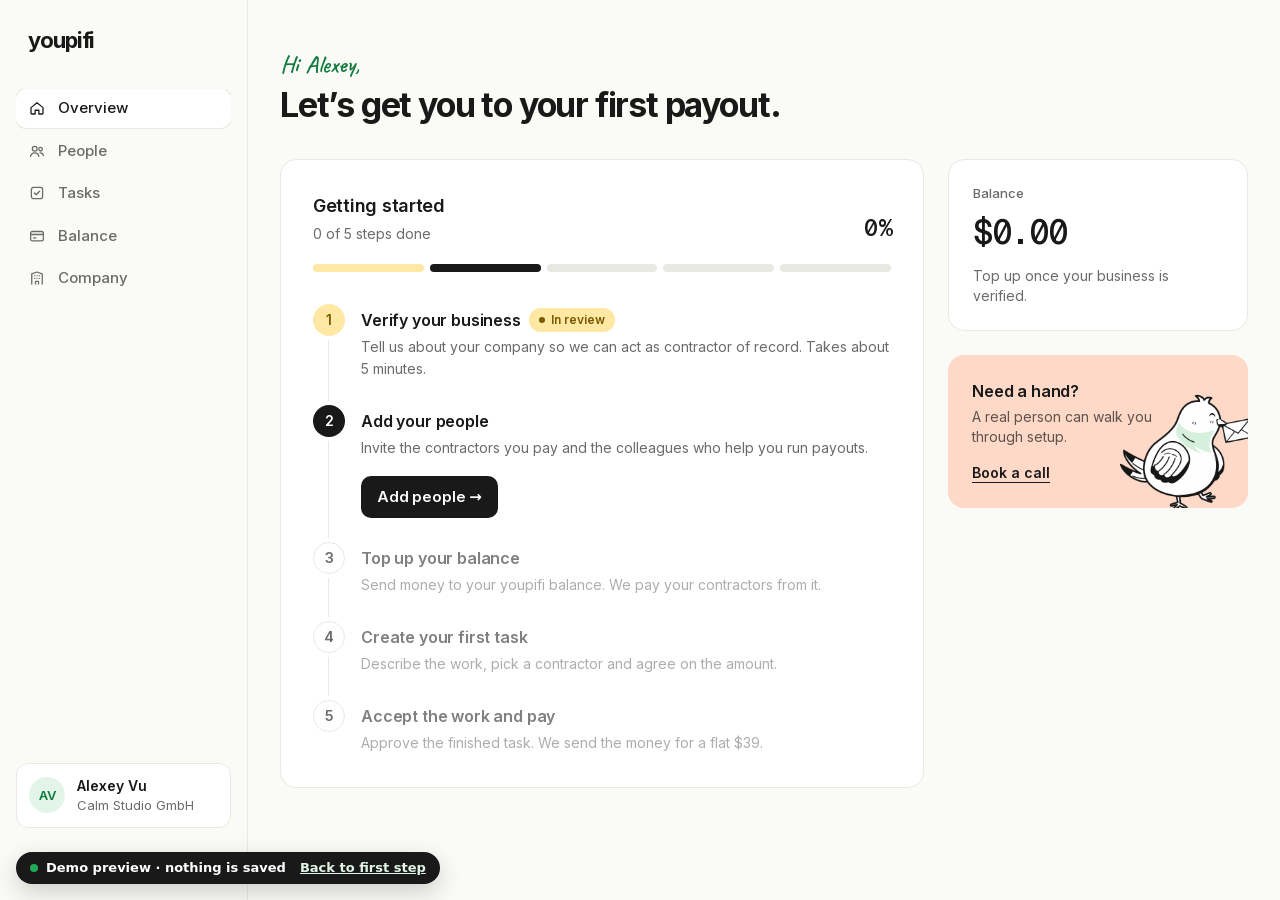
<file: demo/overview-in-review.html>
<!DOCTYPE html><html lang="en" class="LINzvG_variable gWfznW_variable RDbrpW_variable h-full"><head><meta charset="utf-8"><meta name="viewport" content="width=device-width, initial-scale=1"><link rel="stylesheet" href="_next/static/chunks/0jtbmjh8qr4tk.css" data-precedence="next"><title>Overview · youpifi</title><meta name="description" content="Pay contractors anywhere, calmly."><link rel="icon" href="pifi-icon.png"><meta name="next-size-adjust" content=""><link rel="preload" href="_next/static/media/00fe6731614b479c-s.p.3gnlxne4ydafw.woff2" as="font" crossorigin="" type="font/woff2"><link rel="preload" href="_next/static/media/07c7676b89ed2778-s.p.2bn3s6zvc0dyp.woff2" as="font" crossorigin="" type="font/woff2"><link rel="preload" href="_next/static/media/3679aa72a9b9035f-s.p.0h6ig86gwutp4.woff2" as="font" crossorigin="" type="font/woff2"></head><body class="min-h-full"><div hidden=""><!--$--><!--/$--></div><!--&--><div class="min-h-screen lg:grid lg:grid-cols-[248px_1fr]"><aside class="sticky top-0 z-20 flex flex-col gap-4 border-b border-mist bg-paper/90 px-4 py-3 backdrop-blur lg:h-screen lg:gap-8 lg:border-r lg:border-b-0 lg:px-4 lg:py-6"><div class="flex items-center justify-between lg:px-3"><a href="overview.html"><span class="text-[22px] font-bold tracking-[-0.05em]">youpifi</span></a><form action="login.html" method="get" novalidate class="lg:hidden"><button class="text-sm font-medium text-graphite hover:text-ink">Log out</button></form></div><nav aria-label="Main" class="flex gap-1 overflow-x-auto lg:flex-col"><a aria-current="page" class="flex shrink-0 items-center gap-3 rounded-[10px] px-3 py-2 text-[15px] font-medium transition bg-white text-ink shadow-[0_1px_0_rgba(0,0,0,0.04)] ring-1 ring-mist" href="overview.html"><svg width="18" height="18" viewBox="0 0 24 24" fill="none" stroke="currentColor" stroke-width="1.7" stroke-linecap="round" stroke-linejoin="round" aria-hidden="true"><path d="M4 11.5 12 5l8 6.5V19a1 1 0 0 1-1 1h-4.5v-5h-5v5H5a1 1 0 0 1-1-1z"></path></svg>Overview</a><a class="flex shrink-0 items-center gap-3 rounded-[10px] px-3 py-2 text-[15px] font-medium transition text-graphite hover:bg-white/70 hover:text-ink" href="people.html"><svg width="18" height="18" viewBox="0 0 24 24" fill="none" stroke="currentColor" stroke-width="1.7" stroke-linecap="round" stroke-linejoin="round" aria-hidden="true"><circle cx="9" cy="9" r="3.2"></circle><path d="M3.5 19c.6-3 2.8-4.6 5.5-4.6s4.9 1.6 5.5 4.6"></path><circle cx="16.8" cy="9.6" r="2.4"></circle><path d="M16 14.4c2.3 0 4 1.3 4.5 3.6"></path></svg>People</a><a class="flex shrink-0 items-center gap-3 rounded-[10px] px-3 py-2 text-[15px] font-medium transition text-graphite hover:bg-white/70 hover:text-ink" href="tasks.html"><svg width="18" height="18" viewBox="0 0 24 24" fill="none" stroke="currentColor" stroke-width="1.7" stroke-linecap="round" stroke-linejoin="round" aria-hidden="true"><rect x="4.5" y="4.5" width="15" height="15" rx="3"></rect><path d="m8.5 12 2.4 2.4 4.6-4.8"></path></svg>Tasks</a><a class="flex shrink-0 items-center gap-3 rounded-[10px] px-3 py-2 text-[15px] font-medium transition text-graphite hover:bg-white/70 hover:text-ink" href="balance.html"><svg width="18" height="18" viewBox="0 0 24 24" fill="none" stroke="currentColor" stroke-width="1.7" stroke-linecap="round" stroke-linejoin="round" aria-hidden="true"><rect x="3.5" y="6" width="17" height="12.5" rx="2.5"></rect><path d="M3.5 10h17M7.5 14.5h3"></path></svg>Balance</a><a class="flex shrink-0 items-center gap-3 rounded-[10px] px-3 py-2 text-[15px] font-medium transition text-graphite hover:bg-white/70 hover:text-ink" href="company.html"><svg width="18" height="18" viewBox="0 0 24 24" fill="none" stroke="currentColor" stroke-width="1.7" stroke-linecap="round" stroke-linejoin="round" aria-hidden="true"><path d="M5 20V6.5L12 4l7 2.5V20"></path><path d="M9 9h.01M12 9h.01M15 9h.01M9 12.5h.01M12 12.5h.01M15 12.5h.01M10 20v-3.5h4V20"></path></svg>Company</a></nav><div class="mt-auto hidden flex-col gap-3 lg:flex"><div class="flex items-center gap-3 rounded-[12px] border border-mist bg-white p-3"><span class="grid size-9 shrink-0 place-items-center rounded-full bg-matcha text-[13px] font-semibold text-green-text">AV</span><span class="min-w-0"><span class="block truncate text-sm font-semibold">Alexey Vu</span><span class="block truncate text-[13px] text-graphite">Calm Studio GmbH</span></span></div><form action="login.html" method="get" novalidate><button class="w-full rounded-[10px] px-3 py-2 text-left text-sm font-medium text-graphite transition hover:bg-white hover:text-ink">Log out</button></form></div></aside><main class="mx-auto w-full max-w-[1040px] px-4 py-8 sm:px-8 lg:py-12"><!--&--><!--&--><div class="flex flex-col gap-8"><header><p class="font-hand text-2xl text-green-text">Hi <!-- -->Alexey<!-- -->,</p><h1 class="mt-1 text-[34px] font-bold leading-tight tracking-[-0.035em]">Let’s get you to your first payout.</h1></header><div class="grid gap-6 lg:grid-cols-[1fr_300px]"><div class="rounded-2xl border border-mist bg-white p-6 sm:p-8"><div class="flex items-end justify-between gap-4"><div><h2 class="text-lg font-semibold tracking-[-0.015em]">Getting started</h2><p class="mt-1 text-sm text-graphite">0<!-- --> of <!-- -->5<!-- --> steps done</p></div><span class="font-mono text-2xl tracking-[-0.03em]">0<!-- -->%</span></div><div class="mt-5 grid grid-cols-5 gap-1.5" aria-hidden="true"><span class="h-2 rounded-full bg-butter"></span><span class="h-2 rounded-full bg-ink"></span><span class="h-2 rounded-full bg-mist"></span><span class="h-2 rounded-full bg-mist"></span><span class="h-2 rounded-full bg-mist"></span></div><ol class="mt-8 flex flex-col"><li class="relative flex gap-4 pb-6 last:pb-0"><span class="absolute top-9 bottom-1 left-[15px] w-px bg-mist" aria-hidden="true"></span><span class="grid size-8 shrink-0 place-items-center rounded-full text-sm font-semibold bg-butter text-butter-text">1</span><div class="flex min-w-0 flex-1 flex-col gap-1 pt-1"><div class="flex flex-wrap items-center gap-2"><h3 class="font-semibold tracking-[-0.01em]">Verify your business</h3><span class="inline-flex items-center gap-1.5 rounded-full px-2.5 py-1 text-xs font-semibold bg-butter text-butter-text"><span class="size-1.5 rounded-full bg-current"></span>In review</span></div><p class="text-sm leading-relaxed text-graphite">Tell us about your company so we can act as contractor of record. Takes about 5 minutes.</p></div></li><li class="relative flex gap-4 pb-6 last:pb-0"><span class="absolute top-9 bottom-1 left-[15px] w-px bg-mist" aria-hidden="true"></span><span class="grid size-8 shrink-0 place-items-center rounded-full text-sm font-semibold bg-ink text-white">2</span><div class="flex min-w-0 flex-1 flex-col gap-1 pt-1"><div class="flex flex-wrap items-center gap-2"><h3 class="font-semibold tracking-[-0.01em]">Add your people</h3></div><p class="text-sm leading-relaxed text-graphite">Invite the contractors you pay and the colleagues who help you run payouts.</p><div class="mt-3"><a class="inline-flex items-center justify-center gap-2 rounded-[10px] font-semibold tracking-[-0.01em] transition disabled:cursor-not-allowed disabled:opacity-50 bg-ink text-white hover:bg-black px-4 py-2.5 text-[15px]" href="people.html">Add people<!-- --> →</a></div></div></li><li class="relative flex gap-4 pb-6 last:pb-0"><span class="absolute top-9 bottom-1 left-[15px] w-px bg-mist" aria-hidden="true"></span><span class="grid size-8 shrink-0 place-items-center rounded-full text-sm font-semibold border border-mist bg-white text-graphite">3</span><div class="flex min-w-0 flex-1 flex-col gap-1 pt-1 opacity-55"><div class="flex flex-wrap items-center gap-2"><h3 class="font-semibold tracking-[-0.01em]">Top up your balance</h3></div><p class="text-sm leading-relaxed text-graphite">Send money to your youpifi balance. We pay your contractors from it.</p></div></li><li class="relative flex gap-4 pb-6 last:pb-0"><span class="absolute top-9 bottom-1 left-[15px] w-px bg-mist" aria-hidden="true"></span><span class="grid size-8 shrink-0 place-items-center rounded-full text-sm font-semibold border border-mist bg-white text-graphite">4</span><div class="flex min-w-0 flex-1 flex-col gap-1 pt-1 opacity-55"><div class="flex flex-wrap items-center gap-2"><h3 class="font-semibold tracking-[-0.01em]">Create your first task</h3></div><p class="text-sm leading-relaxed text-graphite">Describe the work, pick a contractor and agree on the amount.</p></div></li><li class="relative flex gap-4 pb-6 last:pb-0"><span class="grid size-8 shrink-0 place-items-center rounded-full text-sm font-semibold border border-mist bg-white text-graphite">5</span><div class="flex min-w-0 flex-1 flex-col gap-1 pt-1 opacity-55"><div class="flex flex-wrap items-center gap-2"><h3 class="font-semibold tracking-[-0.01em]">Accept the work and pay</h3></div><p class="text-sm leading-relaxed text-graphite">Approve the finished task. We send the money for a flat $39.</p></div></li></ol></div><div class="flex flex-col gap-6"><div class="rounded-2xl border border-mist bg-white p-6"><p class="text-[13px] font-medium text-graphite">Balance</p><p class="mt-1 font-mono text-[34px] tracking-[-0.04em]">$0.00</p><p class="mt-2 text-sm text-graphite">Top up once your business is verified.</p></div><div class="relative overflow-hidden rounded-2xl bg-peach p-6"><p class="font-semibold tracking-[-0.01em]">Need a hand?</p><p class="mt-1 max-w-[180px] text-sm text-ink/70">A real person can walk you through setup.</p><a href="#" class="mt-4 inline-block text-sm font-semibold underline underline-offset-4">Book a call</a><img alt="" loading="lazy" width="138" height="119" decoding="async" data-nimg="1" class="absolute -right-2 -bottom-1" style="color:transparent" srcset="pifi-walk.png 1x, pifi-walk.png 2x" src="pifi-walk.png"></div></div></div></div><!--$--><!--/$--><!--/&--><!--/&--></main></div><!--/&--><next-route-announcer style="position: absolute;"></next-route-announcer><div style="position:fixed;left:16px;bottom:16px;z-index:100;display:flex;gap:8px;align-items:center;padding:8px 14px;border-radius:999px;background:#191919;color:#fff;font:600 13px/1.2 system-ui,sans-serif;box-shadow:0 8px 24px rgba(0,0,0,.18)"><span style="width:8px;height:8px;border-radius:50%;background:#1FAA59"></span>Demo preview · nothing is saved<a href="overview.html" style="color:#E3F5E8;text-decoration:underline;margin-left:6px">Back to first step</a></div></body></html>
</file>
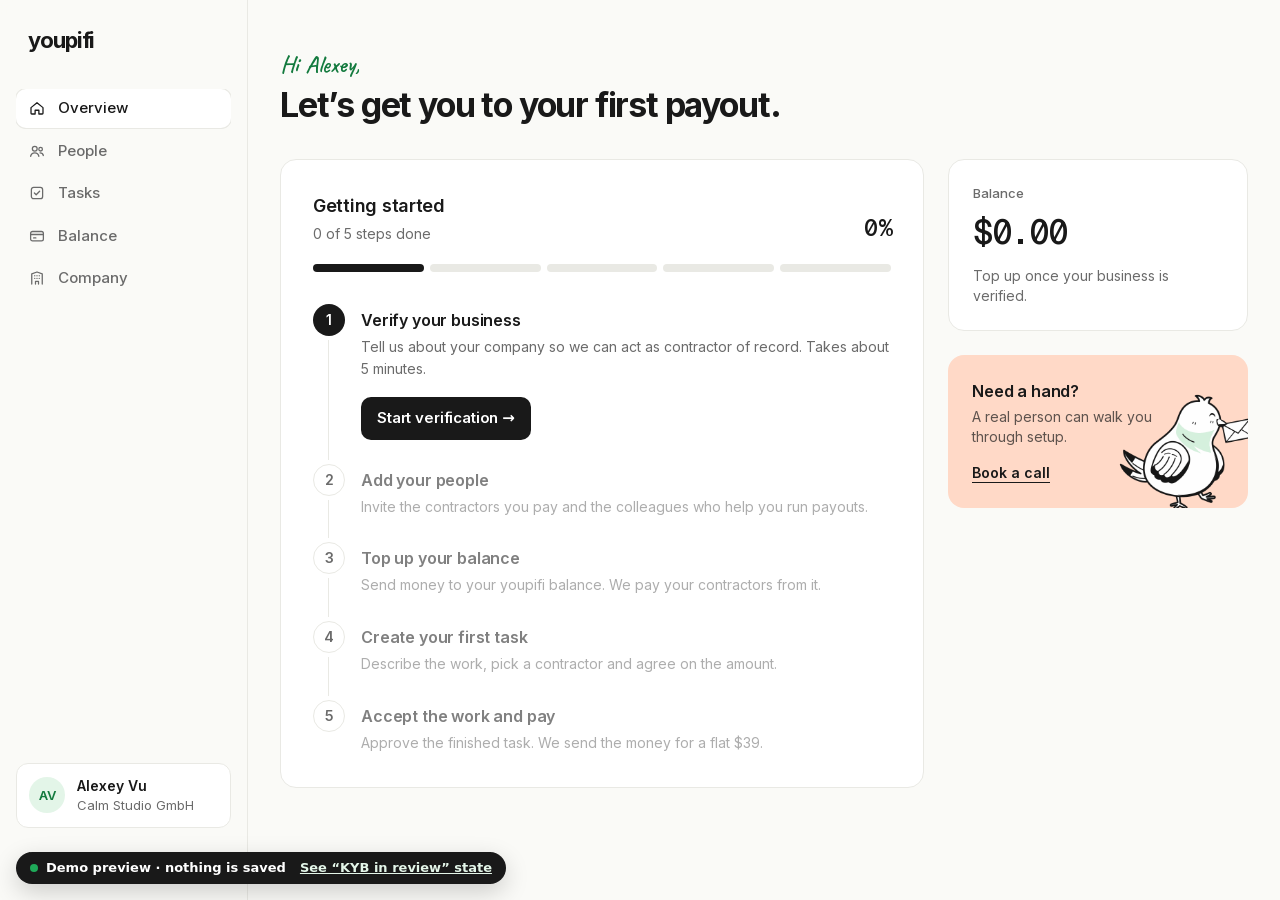
<file: demo/overview.html>
<!DOCTYPE html><html lang="en" class="LINzvG_variable gWfznW_variable RDbrpW_variable h-full"><head><meta charset="utf-8"><meta name="viewport" content="width=device-width, initial-scale=1"><link rel="stylesheet" href="_next/static/chunks/0jtbmjh8qr4tk.css" data-precedence="next"><title>Overview · youpifi</title><meta name="description" content="Pay contractors anywhere, calmly."><link rel="icon" href="pifi-icon.png"><meta name="next-size-adjust" content=""><link rel="preload" href="_next/static/media/00fe6731614b479c-s.p.3gnlxne4ydafw.woff2" as="font" crossorigin="" type="font/woff2"><link rel="preload" href="_next/static/media/07c7676b89ed2778-s.p.2bn3s6zvc0dyp.woff2" as="font" crossorigin="" type="font/woff2"><link rel="preload" href="_next/static/media/3679aa72a9b9035f-s.p.0h6ig86gwutp4.woff2" as="font" crossorigin="" type="font/woff2"></head><body class="min-h-full"><div hidden=""><!--$--><!--/$--></div><!--&--><div class="min-h-screen lg:grid lg:grid-cols-[248px_1fr]"><aside class="sticky top-0 z-20 flex flex-col gap-4 border-b border-mist bg-paper/90 px-4 py-3 backdrop-blur lg:h-screen lg:gap-8 lg:border-r lg:border-b-0 lg:px-4 lg:py-6"><div class="flex items-center justify-between lg:px-3"><a href="overview.html"><span class="text-[22px] font-bold tracking-[-0.05em]">youpifi</span></a><form action="login.html" method="get" novalidate class="lg:hidden"><button class="text-sm font-medium text-graphite hover:text-ink">Log out</button></form></div><nav aria-label="Main" class="flex gap-1 overflow-x-auto lg:flex-col"><a aria-current="page" class="flex shrink-0 items-center gap-3 rounded-[10px] px-3 py-2 text-[15px] font-medium transition bg-white text-ink shadow-[0_1px_0_rgba(0,0,0,0.04)] ring-1 ring-mist" href="overview.html"><svg width="18" height="18" viewBox="0 0 24 24" fill="none" stroke="currentColor" stroke-width="1.7" stroke-linecap="round" stroke-linejoin="round" aria-hidden="true"><path d="M4 11.5 12 5l8 6.5V19a1 1 0 0 1-1 1h-4.5v-5h-5v5H5a1 1 0 0 1-1-1z"></path></svg>Overview</a><a class="flex shrink-0 items-center gap-3 rounded-[10px] px-3 py-2 text-[15px] font-medium transition text-graphite hover:bg-white/70 hover:text-ink" href="people.html"><svg width="18" height="18" viewBox="0 0 24 24" fill="none" stroke="currentColor" stroke-width="1.7" stroke-linecap="round" stroke-linejoin="round" aria-hidden="true"><circle cx="9" cy="9" r="3.2"></circle><path d="M3.5 19c.6-3 2.8-4.6 5.5-4.6s4.9 1.6 5.5 4.6"></path><circle cx="16.8" cy="9.6" r="2.4"></circle><path d="M16 14.4c2.3 0 4 1.3 4.5 3.6"></path></svg>People</a><a class="flex shrink-0 items-center gap-3 rounded-[10px] px-3 py-2 text-[15px] font-medium transition text-graphite hover:bg-white/70 hover:text-ink" href="tasks.html"><svg width="18" height="18" viewBox="0 0 24 24" fill="none" stroke="currentColor" stroke-width="1.7" stroke-linecap="round" stroke-linejoin="round" aria-hidden="true"><rect x="4.5" y="4.5" width="15" height="15" rx="3"></rect><path d="m8.5 12 2.4 2.4 4.6-4.8"></path></svg>Tasks</a><a class="flex shrink-0 items-center gap-3 rounded-[10px] px-3 py-2 text-[15px] font-medium transition text-graphite hover:bg-white/70 hover:text-ink" href="balance.html"><svg width="18" height="18" viewBox="0 0 24 24" fill="none" stroke="currentColor" stroke-width="1.7" stroke-linecap="round" stroke-linejoin="round" aria-hidden="true"><rect x="3.5" y="6" width="17" height="12.5" rx="2.5"></rect><path d="M3.5 10h17M7.5 14.5h3"></path></svg>Balance</a><a class="flex shrink-0 items-center gap-3 rounded-[10px] px-3 py-2 text-[15px] font-medium transition text-graphite hover:bg-white/70 hover:text-ink" href="company.html"><svg width="18" height="18" viewBox="0 0 24 24" fill="none" stroke="currentColor" stroke-width="1.7" stroke-linecap="round" stroke-linejoin="round" aria-hidden="true"><path d="M5 20V6.5L12 4l7 2.5V20"></path><path d="M9 9h.01M12 9h.01M15 9h.01M9 12.5h.01M12 12.5h.01M15 12.5h.01M10 20v-3.5h4V20"></path></svg>Company</a></nav><div class="mt-auto hidden flex-col gap-3 lg:flex"><div class="flex items-center gap-3 rounded-[12px] border border-mist bg-white p-3"><span class="grid size-9 shrink-0 place-items-center rounded-full bg-matcha text-[13px] font-semibold text-green-text">AV</span><span class="min-w-0"><span class="block truncate text-sm font-semibold">Alexey Vu</span><span class="block truncate text-[13px] text-graphite">Calm Studio GmbH</span></span></div><form action="login.html" method="get" novalidate><button class="w-full rounded-[10px] px-3 py-2 text-left text-sm font-medium text-graphite transition hover:bg-white hover:text-ink">Log out</button></form></div></aside><main class="mx-auto w-full max-w-[1040px] px-4 py-8 sm:px-8 lg:py-12"><!--&--><!--&--><div class="flex flex-col gap-8"><header><p class="font-hand text-2xl text-green-text">Hi <!-- -->Alexey<!-- -->,</p><h1 class="mt-1 text-[34px] font-bold leading-tight tracking-[-0.035em]">Let’s get you to your first payout.</h1></header><div class="grid gap-6 lg:grid-cols-[1fr_300px]"><div class="rounded-2xl border border-mist bg-white p-6 sm:p-8"><div class="flex items-end justify-between gap-4"><div><h2 class="text-lg font-semibold tracking-[-0.015em]">Getting started</h2><p class="mt-1 text-sm text-graphite">0<!-- --> of <!-- -->5<!-- --> steps done</p></div><span class="font-mono text-2xl tracking-[-0.03em]">0<!-- -->%</span></div><div class="mt-5 grid grid-cols-5 gap-1.5" aria-hidden="true"><span class="h-2 rounded-full bg-ink"></span><span class="h-2 rounded-full bg-mist"></span><span class="h-2 rounded-full bg-mist"></span><span class="h-2 rounded-full bg-mist"></span><span class="h-2 rounded-full bg-mist"></span></div><ol class="mt-8 flex flex-col"><li class="relative flex gap-4 pb-6 last:pb-0"><span class="absolute top-9 bottom-1 left-[15px] w-px bg-mist" aria-hidden="true"></span><span class="grid size-8 shrink-0 place-items-center rounded-full text-sm font-semibold bg-ink text-white">1</span><div class="flex min-w-0 flex-1 flex-col gap-1 pt-1"><div class="flex flex-wrap items-center gap-2"><h3 class="font-semibold tracking-[-0.01em]">Verify your business</h3></div><p class="text-sm leading-relaxed text-graphite">Tell us about your company so we can act as contractor of record. Takes about 5 minutes.</p><div class="mt-3"><a class="inline-flex items-center justify-center gap-2 rounded-[10px] font-semibold tracking-[-0.01em] transition disabled:cursor-not-allowed disabled:opacity-50 bg-ink text-white hover:bg-black px-4 py-2.5 text-[15px]" href="verification.html">Start verification<!-- --> →</a></div></div></li><li class="relative flex gap-4 pb-6 last:pb-0"><span class="absolute top-9 bottom-1 left-[15px] w-px bg-mist" aria-hidden="true"></span><span class="grid size-8 shrink-0 place-items-center rounded-full text-sm font-semibold border border-mist bg-white text-graphite">2</span><div class="flex min-w-0 flex-1 flex-col gap-1 pt-1 opacity-55"><div class="flex flex-wrap items-center gap-2"><h3 class="font-semibold tracking-[-0.01em]">Add your people</h3></div><p class="text-sm leading-relaxed text-graphite">Invite the contractors you pay and the colleagues who help you run payouts.</p></div></li><li class="relative flex gap-4 pb-6 last:pb-0"><span class="absolute top-9 bottom-1 left-[15px] w-px bg-mist" aria-hidden="true"></span><span class="grid size-8 shrink-0 place-items-center rounded-full text-sm font-semibold border border-mist bg-white text-graphite">3</span><div class="flex min-w-0 flex-1 flex-col gap-1 pt-1 opacity-55"><div class="flex flex-wrap items-center gap-2"><h3 class="font-semibold tracking-[-0.01em]">Top up your balance</h3></div><p class="text-sm leading-relaxed text-graphite">Send money to your youpifi balance. We pay your contractors from it.</p></div></li><li class="relative flex gap-4 pb-6 last:pb-0"><span class="absolute top-9 bottom-1 left-[15px] w-px bg-mist" aria-hidden="true"></span><span class="grid size-8 shrink-0 place-items-center rounded-full text-sm font-semibold border border-mist bg-white text-graphite">4</span><div class="flex min-w-0 flex-1 flex-col gap-1 pt-1 opacity-55"><div class="flex flex-wrap items-center gap-2"><h3 class="font-semibold tracking-[-0.01em]">Create your first task</h3></div><p class="text-sm leading-relaxed text-graphite">Describe the work, pick a contractor and agree on the amount.</p></div></li><li class="relative flex gap-4 pb-6 last:pb-0"><span class="grid size-8 shrink-0 place-items-center rounded-full text-sm font-semibold border border-mist bg-white text-graphite">5</span><div class="flex min-w-0 flex-1 flex-col gap-1 pt-1 opacity-55"><div class="flex flex-wrap items-center gap-2"><h3 class="font-semibold tracking-[-0.01em]">Accept the work and pay</h3></div><p class="text-sm leading-relaxed text-graphite">Approve the finished task. We send the money for a flat $39.</p></div></li></ol></div><div class="flex flex-col gap-6"><div class="rounded-2xl border border-mist bg-white p-6"><p class="text-[13px] font-medium text-graphite">Balance</p><p class="mt-1 font-mono text-[34px] tracking-[-0.04em]">$0.00</p><p class="mt-2 text-sm text-graphite">Top up once your business is verified.</p></div><div class="relative overflow-hidden rounded-2xl bg-peach p-6"><p class="font-semibold tracking-[-0.01em]">Need a hand?</p><p class="mt-1 max-w-[180px] text-sm text-ink/70">A real person can walk you through setup.</p><a href="#" class="mt-4 inline-block text-sm font-semibold underline underline-offset-4">Book a call</a><img alt="" loading="lazy" width="138" height="119" decoding="async" data-nimg="1" class="absolute -right-2 -bottom-1" style="color:transparent" srcset="pifi-walk.png 1x, pifi-walk.png 2x" src="pifi-walk.png"></div></div></div></div><!--$--><!--/$--><!--/&--><!--/&--></main></div><!--/&--><next-route-announcer style="position: absolute;"></next-route-announcer><div style="position:fixed;left:16px;bottom:16px;z-index:100;display:flex;gap:8px;align-items:center;padding:8px 14px;border-radius:999px;background:#191919;color:#fff;font:600 13px/1.2 system-ui,sans-serif;box-shadow:0 8px 24px rgba(0,0,0,.18)"><span style="width:8px;height:8px;border-radius:50%;background:#1FAA59"></span>Demo preview · nothing is saved<a href="overview-in-review.html" style="color:#E3F5E8;text-decoration:underline;margin-left:6px">See “KYB in review” state</a></div></body></html>
</file>
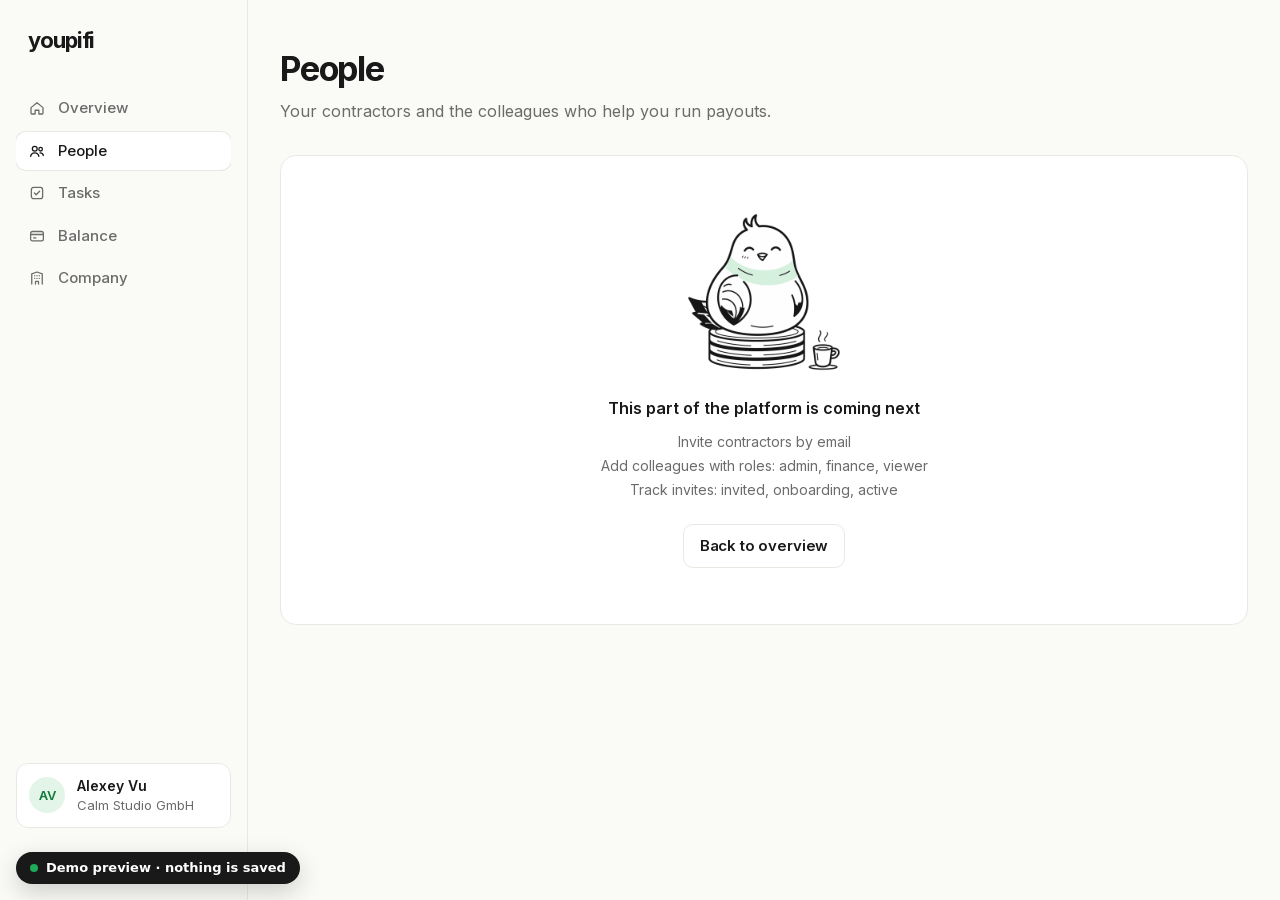
<file: demo/people.html>
<!DOCTYPE html><html lang="en" class="LINzvG_variable gWfznW_variable RDbrpW_variable h-full"><head><meta charset="utf-8"><meta name="viewport" content="width=device-width, initial-scale=1"><link rel="stylesheet" href="_next/static/chunks/0jtbmjh8qr4tk.css" data-precedence="next"><title>People · youpifi</title><meta name="description" content="Pay contractors anywhere, calmly."><link rel="icon" href="pifi-icon.png"><meta name="next-size-adjust" content=""><link rel="preload" href="_next/static/media/00fe6731614b479c-s.p.3gnlxne4ydafw.woff2" as="font" crossorigin="" type="font/woff2"><link rel="preload" href="_next/static/media/07c7676b89ed2778-s.p.2bn3s6zvc0dyp.woff2" as="font" crossorigin="" type="font/woff2"><link rel="preload" href="_next/static/media/3679aa72a9b9035f-s.p.0h6ig86gwutp4.woff2" as="font" crossorigin="" type="font/woff2"></head><body class="min-h-full"><div hidden=""><!--$--><!--/$--></div><!--&--><div class="min-h-screen lg:grid lg:grid-cols-[248px_1fr]"><aside class="sticky top-0 z-20 flex flex-col gap-4 border-b border-mist bg-paper/90 px-4 py-3 backdrop-blur lg:h-screen lg:gap-8 lg:border-r lg:border-b-0 lg:px-4 lg:py-6"><div class="flex items-center justify-between lg:px-3"><a href="overview.html"><span class="text-[22px] font-bold tracking-[-0.05em]">youpifi</span></a><form action="login.html" method="get" novalidate class="lg:hidden"><button class="text-sm font-medium text-graphite hover:text-ink">Log out</button></form></div><nav aria-label="Main" class="flex gap-1 overflow-x-auto lg:flex-col"><a class="flex shrink-0 items-center gap-3 rounded-[10px] px-3 py-2 text-[15px] font-medium transition text-graphite hover:bg-white/70 hover:text-ink" href="overview.html"><svg width="18" height="18" viewBox="0 0 24 24" fill="none" stroke="currentColor" stroke-width="1.7" stroke-linecap="round" stroke-linejoin="round" aria-hidden="true"><path d="M4 11.5 12 5l8 6.5V19a1 1 0 0 1-1 1h-4.5v-5h-5v5H5a1 1 0 0 1-1-1z"></path></svg>Overview</a><a aria-current="page" class="flex shrink-0 items-center gap-3 rounded-[10px] px-3 py-2 text-[15px] font-medium transition bg-white text-ink shadow-[0_1px_0_rgba(0,0,0,0.04)] ring-1 ring-mist" href="people.html"><svg width="18" height="18" viewBox="0 0 24 24" fill="none" stroke="currentColor" stroke-width="1.7" stroke-linecap="round" stroke-linejoin="round" aria-hidden="true"><circle cx="9" cy="9" r="3.2"></circle><path d="M3.5 19c.6-3 2.8-4.6 5.5-4.6s4.9 1.6 5.5 4.6"></path><circle cx="16.8" cy="9.6" r="2.4"></circle><path d="M16 14.4c2.3 0 4 1.3 4.5 3.6"></path></svg>People</a><a class="flex shrink-0 items-center gap-3 rounded-[10px] px-3 py-2 text-[15px] font-medium transition text-graphite hover:bg-white/70 hover:text-ink" href="tasks.html"><svg width="18" height="18" viewBox="0 0 24 24" fill="none" stroke="currentColor" stroke-width="1.7" stroke-linecap="round" stroke-linejoin="round" aria-hidden="true"><rect x="4.5" y="4.5" width="15" height="15" rx="3"></rect><path d="m8.5 12 2.4 2.4 4.6-4.8"></path></svg>Tasks</a><a class="flex shrink-0 items-center gap-3 rounded-[10px] px-3 py-2 text-[15px] font-medium transition text-graphite hover:bg-white/70 hover:text-ink" href="balance.html"><svg width="18" height="18" viewBox="0 0 24 24" fill="none" stroke="currentColor" stroke-width="1.7" stroke-linecap="round" stroke-linejoin="round" aria-hidden="true"><rect x="3.5" y="6" width="17" height="12.5" rx="2.5"></rect><path d="M3.5 10h17M7.5 14.5h3"></path></svg>Balance</a><a class="flex shrink-0 items-center gap-3 rounded-[10px] px-3 py-2 text-[15px] font-medium transition text-graphite hover:bg-white/70 hover:text-ink" href="company.html"><svg width="18" height="18" viewBox="0 0 24 24" fill="none" stroke="currentColor" stroke-width="1.7" stroke-linecap="round" stroke-linejoin="round" aria-hidden="true"><path d="M5 20V6.5L12 4l7 2.5V20"></path><path d="M9 9h.01M12 9h.01M15 9h.01M9 12.5h.01M12 12.5h.01M15 12.5h.01M10 20v-3.5h4V20"></path></svg>Company</a></nav><div class="mt-auto hidden flex-col gap-3 lg:flex"><div class="flex items-center gap-3 rounded-[12px] border border-mist bg-white p-3"><span class="grid size-9 shrink-0 place-items-center rounded-full bg-matcha text-[13px] font-semibold text-green-text">AV</span><span class="min-w-0"><span class="block truncate text-sm font-semibold">Alexey Vu</span><span class="block truncate text-[13px] text-graphite">Calm Studio GmbH</span></span></div><form action="login.html" method="get" novalidate><button class="w-full rounded-[10px] px-3 py-2 text-left text-sm font-medium text-graphite transition hover:bg-white hover:text-ink">Log out</button></form></div></aside><main class="mx-auto w-full max-w-[1040px] px-4 py-8 sm:px-8 lg:py-12"><!--&--><!--&--><div class="flex flex-col gap-8"><header><h1 class="text-[34px] font-bold leading-tight tracking-[-0.035em]">People</h1><p class="mt-2 max-w-[560px] text-graphite">Your contractors and the colleagues who help you run payouts.</p></header><div class="rounded-2xl border border-mist bg-white flex flex-col items-center px-6 py-14 text-center"><img alt="" loading="lazy" width="156" height="160" decoding="async" data-nimg="1" style="color:transparent" srcset="pifi-rest.png 1x, pifi-rest.png 2x" src="pifi-rest.png"><p class="mt-6 font-semibold">This part of the platform is coming next</p><ul class="mt-3 space-y-1 text-sm text-graphite"><li>Invite contractors by email</li><li>Add colleagues with roles: admin, finance, viewer</li><li>Track invites: invited, onboarding, active</li></ul><a class="inline-flex items-center justify-center gap-2 rounded-[10px] font-semibold tracking-[-0.01em] transition disabled:cursor-not-allowed disabled:opacity-50 bg-white text-ink border border-mist hover:border-[#d6d6cf] px-4 py-2.5 text-[15px] mt-6" href="overview.html">Back to overview</a></div></div><!--$--><!--/$--><!--/&--><!--/&--></main></div><!--/&--><next-route-announcer style="position: absolute;"></next-route-announcer><div style="position:fixed;left:16px;bottom:16px;z-index:100;display:flex;gap:8px;align-items:center;padding:8px 14px;border-radius:999px;background:#191919;color:#fff;font:600 13px/1.2 system-ui,sans-serif;box-shadow:0 8px 24px rgba(0,0,0,.18)"><span style="width:8px;height:8px;border-radius:50%;background:#1FAA59"></span>Demo preview · nothing is saved</div></body></html>
</file>
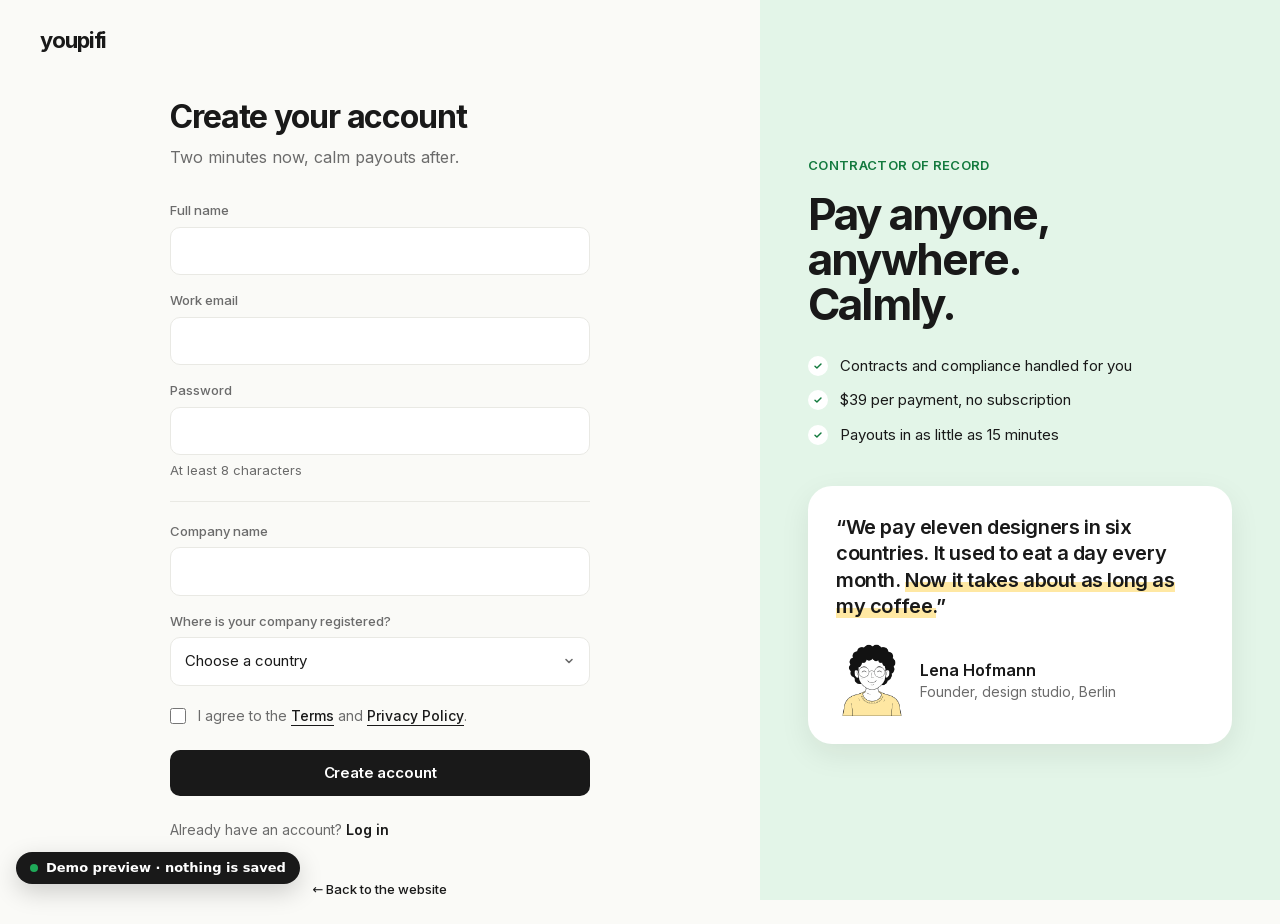
<file: demo/signup.html>
<!DOCTYPE html><html lang="en" class="LINzvG_variable gWfznW_variable RDbrpW_variable h-full"><head><meta charset="utf-8"><meta name="viewport" content="width=device-width, initial-scale=1"><link rel="stylesheet" href="_next/static/chunks/0jtbmjh8qr4tk.css" data-precedence="next"><title>Create your account · youpifi</title><meta name="description" content="Pay contractors anywhere, calmly."><link rel="icon" href="pifi-icon.png"><meta name="next-size-adjust" content=""><link rel="preload" href="_next/static/media/00fe6731614b479c-s.p.3gnlxne4ydafw.woff2" as="font" crossorigin="" type="font/woff2"><link rel="preload" href="_next/static/media/07c7676b89ed2778-s.p.2bn3s6zvc0dyp.woff2" as="font" crossorigin="" type="font/woff2"><link rel="preload" href="_next/static/media/3679aa72a9b9035f-s.p.0h6ig86gwutp4.woff2" as="font" crossorigin="" type="font/woff2"></head><body class="min-h-full"><div hidden=""><!--$--><!--/$--></div><!--&--><div class="grid min-h-screen lg:grid-cols-[1fr_520px]"><div class="flex flex-col px-4 py-6 sm:px-10"><a href="https://alexeyvu123.github.io/youpifi/" class="self-start"><span class="text-[22px] font-bold tracking-[-0.05em]">youpifi</span></a><main class="mx-auto flex w-full max-w-[420px] flex-1 flex-col justify-center py-10"><!--&--><!--&--><h1 class="text-[32px] font-bold leading-tight tracking-[-0.035em]">Create your account</h1><p class="mt-2 text-graphite">Two minutes now, calm payouts after.</p><form action="overview.html" method="get" novalidate class="mt-8 flex flex-col gap-4"><label class="flex flex-col gap-1.5"><span class="text-[13px] font-medium text-graphite">Full name</span><input class="w-full rounded-[10px] border border-mist bg-white px-3.5 py-3 text-[15px] outline-none transition placeholder:text-[#a3a39c] focus:border-ink focus:ring-4 focus:ring-matcha aria-invalid:border-danger" autocomplete="name" aria-invalid="false" required="" name="name"></label><label class="flex flex-col gap-1.5"><span class="text-[13px] font-medium text-graphite">Work email</span><input class="w-full rounded-[10px] border border-mist bg-white px-3.5 py-3 text-[15px] outline-none transition placeholder:text-[#a3a39c] focus:border-ink focus:ring-4 focus:ring-matcha aria-invalid:border-danger" type="email" autocomplete="email" aria-invalid="false" required="" name="email"></label><label class="flex flex-col gap-1.5"><span class="text-[13px] font-medium text-graphite">Password</span><input class="w-full rounded-[10px] border border-mist bg-white px-3.5 py-3 text-[15px] outline-none transition placeholder:text-[#a3a39c] focus:border-ink focus:ring-4 focus:ring-matcha aria-invalid:border-danger" type="password" autocomplete="new-password" aria-invalid="false" required="" name="password"><span class="text-[13px] text-graphite">At least 8 characters</span></label><div class="my-1 h-px bg-mist"></div><label class="flex flex-col gap-1.5"><span class="text-[13px] font-medium text-graphite">Company name</span><input class="w-full rounded-[10px] border border-mist bg-white px-3.5 py-3 text-[15px] outline-none transition placeholder:text-[#a3a39c] focus:border-ink focus:ring-4 focus:ring-matcha aria-invalid:border-danger" autocomplete="organization" aria-invalid="false" required="" name="companyName"></label><label class="flex flex-col gap-1.5"><span class="text-[13px] font-medium text-graphite">Where is your company registered?</span><select class="w-full rounded-[10px] border border-mist bg-white px-3.5 py-3 text-[15px] outline-none transition placeholder:text-[#a3a39c] focus:border-ink focus:ring-4 focus:ring-matcha aria-invalid:border-danger appearance-none bg-[right_14px_center] bg-no-repeat pr-10" style="background-image:url(&quot;data:image/svg+xml,%3Csvg xmlns='http://www.w3.org/2000/svg' width='12' height='12' viewBox='0 0 12 12'%3E%3Cpath d='M3 4.5 6 7.5 9 4.5' fill='none' stroke='%236B6B6B' stroke-width='1.6' stroke-linecap='round' stroke-linejoin='round'/%3E%3C/svg%3E&quot;)" name="country" aria-invalid="false" required=""><option value="" disabled="" selected="">Choose a country</option><option value="AT">Austria</option><option value="BE">Belgium</option><option value="BG">Bulgaria</option><option value="HR">Croatia</option><option value="CY">Cyprus</option><option value="CZ">Czechia</option><option value="DK">Denmark</option><option value="EE">Estonia</option><option value="FI">Finland</option><option value="FR">France</option><option value="DE">Germany</option><option value="GR">Greece</option><option value="HU">Hungary</option><option value="IS">Iceland</option><option value="IE">Ireland</option><option value="IT">Italy</option><option value="LV">Latvia</option><option value="LI">Liechtenstein</option><option value="LT">Lithuania</option><option value="LU">Luxembourg</option><option value="MT">Malta</option><option value="NL">Netherlands</option><option value="NO">Norway</option><option value="PL">Poland</option><option value="PT">Portugal</option><option value="RO">Romania</option><option value="SK">Slovakia</option><option value="SI">Slovenia</option><option value="ES">Spain</option><option value="SE">Sweden</option><option value="CH">Switzerland</option><option value="GB">United Kingdom</option><option value="US">United States</option></select></label><label class="mt-1 flex items-start gap-3 text-sm text-graphite"><input type="checkbox" class="mt-0.5 size-4 accent-ink" required="" name="terms"><span>I agree to the<!-- --> <a href="#" class="font-medium text-ink underline underline-offset-4">Terms</a> and<!-- --> <a href="#" class="font-medium text-ink underline underline-offset-4">Privacy Policy</a>.</span></label><button class="inline-flex items-center justify-center gap-2 rounded-[10px] font-semibold tracking-[-0.01em] transition disabled:cursor-not-allowed disabled:opacity-50 bg-ink text-white hover:bg-black px-5 py-3 text-[15px] mt-2" type="submit">Create account</button></form><p class="mt-6 text-sm text-graphite">Already have an account?<!-- --> <a class="font-semibold text-ink underline-offset-4 hover:underline" href="login.html">Log in</a></p><!--$--><!--/$--><!--/&--><!--/&--></main><p class="text-center text-[13px] text-graphite"><a href="https://alexeyvu123.github.io/youpifi/" class="font-medium text-ink underline-offset-4 hover:underline">← Back to the website</a></p></div><aside class="sticky top-0 hidden h-screen flex-col justify-center gap-10 overflow-hidden bg-matcha p-12 lg:flex"><div><p class="text-[13px] font-semibold uppercase tracking-wide text-green-text">Contractor of Record</p><h2 class="mt-4 text-[44px] font-bold leading-[1.02] tracking-[-0.04em]">Pay anyone,<br>anywhere.<br>Calmly.</h2><ul class="mt-7 space-y-3 text-[15px]"><li class="flex items-center gap-3"><span class="grid size-5 place-items-center rounded-full bg-white text-green-text"><svg width="12" height="12" viewBox="0 0 20 20" aria-hidden="true"><path d="M5 10.4 8.2 13.5 15 6.5" fill="none" stroke="currentColor" stroke-width="2.4" stroke-linecap="round" stroke-linejoin="round"></path></svg></span>Contracts and compliance handled for you</li><li class="flex items-center gap-3"><span class="grid size-5 place-items-center rounded-full bg-white text-green-text"><svg width="12" height="12" viewBox="0 0 20 20" aria-hidden="true"><path d="M5 10.4 8.2 13.5 15 6.5" fill="none" stroke="currentColor" stroke-width="2.4" stroke-linecap="round" stroke-linejoin="round"></path></svg></span>$39 per payment, no subscription</li><li class="flex items-center gap-3"><span class="grid size-5 place-items-center rounded-full bg-white text-green-text"><svg width="12" height="12" viewBox="0 0 20 20" aria-hidden="true"><path d="M5 10.4 8.2 13.5 15 6.5" fill="none" stroke="currentColor" stroke-width="2.4" stroke-linecap="round" stroke-linejoin="round"></path></svg></span>Payouts in as little as 15 minutes</li></ul></div><figure class="rounded-3xl bg-white p-7 shadow-[0_10px_30px_rgba(20,26,16,0.08)]"><blockquote class="text-[20px] font-semibold leading-[1.32] tracking-[-0.02em]">“We pay eleven designers in six countries. It used to eat a day every month.<!-- --> <mark style="background:linear-gradient(transparent 58%, var(--color-butter) 58%);color:inherit">Now it takes about as long as my coffee.</mark>”</blockquote><figcaption class="mt-6 flex items-center gap-3"><img alt="Illustrated portrait of Lena Hofmann" loading="lazy" width="72" height="72" decoding="async" data-nimg="1" class="size-[72px]" style="color:transparent" srcset="customer-lena.png 1x, customer-lena.png 2x" src="customer-lena.png"><span class="flex flex-col"><b class="font-semibold">Lena Hofmann</b><span class="text-sm text-graphite">Founder, design studio, Berlin</span></span></figcaption></figure></aside></div><!--/&--><next-route-announcer style="position: absolute;"></next-route-announcer><div style="position:fixed;left:16px;bottom:16px;z-index:100;display:flex;gap:8px;align-items:center;padding:8px 14px;border-radius:999px;background:#191919;color:#fff;font:600 13px/1.2 system-ui,sans-serif;box-shadow:0 8px 24px rgba(0,0,0,.18)"><span style="width:8px;height:8px;border-radius:50%;background:#1FAA59"></span>Demo preview · nothing is saved</div></body></html>
</file>
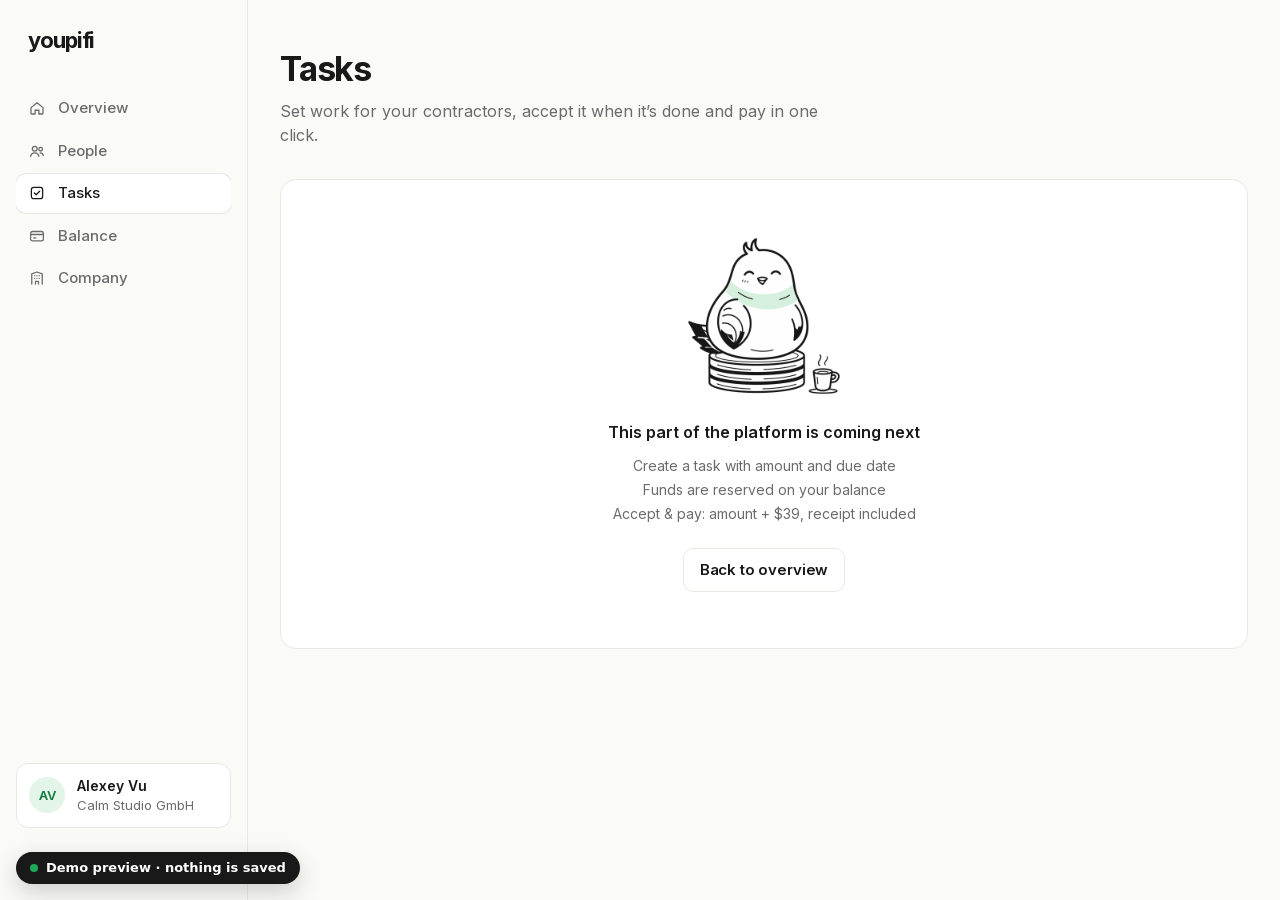
<file: demo/tasks.html>
<!DOCTYPE html><html lang="en" class="LINzvG_variable gWfznW_variable RDbrpW_variable h-full"><head><meta charset="utf-8"><meta name="viewport" content="width=device-width, initial-scale=1"><link rel="stylesheet" href="_next/static/chunks/0jtbmjh8qr4tk.css" data-precedence="next"><title>Tasks · youpifi</title><meta name="description" content="Pay contractors anywhere, calmly."><link rel="icon" href="pifi-icon.png"><meta name="next-size-adjust" content=""><link rel="preload" href="_next/static/media/00fe6731614b479c-s.p.3gnlxne4ydafw.woff2" as="font" crossorigin="" type="font/woff2"><link rel="preload" href="_next/static/media/07c7676b89ed2778-s.p.2bn3s6zvc0dyp.woff2" as="font" crossorigin="" type="font/woff2"><link rel="preload" href="_next/static/media/3679aa72a9b9035f-s.p.0h6ig86gwutp4.woff2" as="font" crossorigin="" type="font/woff2"></head><body class="min-h-full"><div hidden=""><!--$--><!--/$--></div><!--&--><div class="min-h-screen lg:grid lg:grid-cols-[248px_1fr]"><aside class="sticky top-0 z-20 flex flex-col gap-4 border-b border-mist bg-paper/90 px-4 py-3 backdrop-blur lg:h-screen lg:gap-8 lg:border-r lg:border-b-0 lg:px-4 lg:py-6"><div class="flex items-center justify-between lg:px-3"><a href="overview.html"><span class="text-[22px] font-bold tracking-[-0.05em]">youpifi</span></a><form action="login.html" method="get" novalidate class="lg:hidden"><button class="text-sm font-medium text-graphite hover:text-ink">Log out</button></form></div><nav aria-label="Main" class="flex gap-1 overflow-x-auto lg:flex-col"><a class="flex shrink-0 items-center gap-3 rounded-[10px] px-3 py-2 text-[15px] font-medium transition text-graphite hover:bg-white/70 hover:text-ink" href="overview.html"><svg width="18" height="18" viewBox="0 0 24 24" fill="none" stroke="currentColor" stroke-width="1.7" stroke-linecap="round" stroke-linejoin="round" aria-hidden="true"><path d="M4 11.5 12 5l8 6.5V19a1 1 0 0 1-1 1h-4.5v-5h-5v5H5a1 1 0 0 1-1-1z"></path></svg>Overview</a><a class="flex shrink-0 items-center gap-3 rounded-[10px] px-3 py-2 text-[15px] font-medium transition text-graphite hover:bg-white/70 hover:text-ink" href="people.html"><svg width="18" height="18" viewBox="0 0 24 24" fill="none" stroke="currentColor" stroke-width="1.7" stroke-linecap="round" stroke-linejoin="round" aria-hidden="true"><circle cx="9" cy="9" r="3.2"></circle><path d="M3.5 19c.6-3 2.8-4.6 5.5-4.6s4.9 1.6 5.5 4.6"></path><circle cx="16.8" cy="9.6" r="2.4"></circle><path d="M16 14.4c2.3 0 4 1.3 4.5 3.6"></path></svg>People</a><a aria-current="page" class="flex shrink-0 items-center gap-3 rounded-[10px] px-3 py-2 text-[15px] font-medium transition bg-white text-ink shadow-[0_1px_0_rgba(0,0,0,0.04)] ring-1 ring-mist" href="tasks.html"><svg width="18" height="18" viewBox="0 0 24 24" fill="none" stroke="currentColor" stroke-width="1.7" stroke-linecap="round" stroke-linejoin="round" aria-hidden="true"><rect x="4.5" y="4.5" width="15" height="15" rx="3"></rect><path d="m8.5 12 2.4 2.4 4.6-4.8"></path></svg>Tasks</a><a class="flex shrink-0 items-center gap-3 rounded-[10px] px-3 py-2 text-[15px] font-medium transition text-graphite hover:bg-white/70 hover:text-ink" href="balance.html"><svg width="18" height="18" viewBox="0 0 24 24" fill="none" stroke="currentColor" stroke-width="1.7" stroke-linecap="round" stroke-linejoin="round" aria-hidden="true"><rect x="3.5" y="6" width="17" height="12.5" rx="2.5"></rect><path d="M3.5 10h17M7.5 14.5h3"></path></svg>Balance</a><a class="flex shrink-0 items-center gap-3 rounded-[10px] px-3 py-2 text-[15px] font-medium transition text-graphite hover:bg-white/70 hover:text-ink" href="company.html"><svg width="18" height="18" viewBox="0 0 24 24" fill="none" stroke="currentColor" stroke-width="1.7" stroke-linecap="round" stroke-linejoin="round" aria-hidden="true"><path d="M5 20V6.5L12 4l7 2.5V20"></path><path d="M9 9h.01M12 9h.01M15 9h.01M9 12.5h.01M12 12.5h.01M15 12.5h.01M10 20v-3.5h4V20"></path></svg>Company</a></nav><div class="mt-auto hidden flex-col gap-3 lg:flex"><div class="flex items-center gap-3 rounded-[12px] border border-mist bg-white p-3"><span class="grid size-9 shrink-0 place-items-center rounded-full bg-matcha text-[13px] font-semibold text-green-text">AV</span><span class="min-w-0"><span class="block truncate text-sm font-semibold">Alexey Vu</span><span class="block truncate text-[13px] text-graphite">Calm Studio GmbH</span></span></div><form action="login.html" method="get" novalidate><button class="w-full rounded-[10px] px-3 py-2 text-left text-sm font-medium text-graphite transition hover:bg-white hover:text-ink">Log out</button></form></div></aside><main class="mx-auto w-full max-w-[1040px] px-4 py-8 sm:px-8 lg:py-12"><!--&--><!--&--><div class="flex flex-col gap-8"><header><h1 class="text-[34px] font-bold leading-tight tracking-[-0.035em]">Tasks</h1><p class="mt-2 max-w-[560px] text-graphite">Set work for your contractors, accept it when it’s done and pay in one click.</p></header><div class="rounded-2xl border border-mist bg-white flex flex-col items-center px-6 py-14 text-center"><img alt="" loading="lazy" width="156" height="160" decoding="async" data-nimg="1" style="color:transparent" srcset="pifi-rest.png 1x, pifi-rest.png 2x" src="pifi-rest.png"><p class="mt-6 font-semibold">This part of the platform is coming next</p><ul class="mt-3 space-y-1 text-sm text-graphite"><li>Create a task with amount and due date</li><li>Funds are reserved on your balance</li><li>Accept &amp; pay: amount + $39, receipt included</li></ul><a class="inline-flex items-center justify-center gap-2 rounded-[10px] font-semibold tracking-[-0.01em] transition disabled:cursor-not-allowed disabled:opacity-50 bg-white text-ink border border-mist hover:border-[#d6d6cf] px-4 py-2.5 text-[15px] mt-6" href="overview.html">Back to overview</a></div></div><!--$--><!--/$--><!--/&--><!--/&--></main></div><!--/&--><next-route-announcer style="position: absolute;"></next-route-announcer><div style="position:fixed;left:16px;bottom:16px;z-index:100;display:flex;gap:8px;align-items:center;padding:8px 14px;border-radius:999px;background:#191919;color:#fff;font:600 13px/1.2 system-ui,sans-serif;box-shadow:0 8px 24px rgba(0,0,0,.18)"><span style="width:8px;height:8px;border-radius:50%;background:#1FAA59"></span>Demo preview · nothing is saved</div></body></html>
</file>
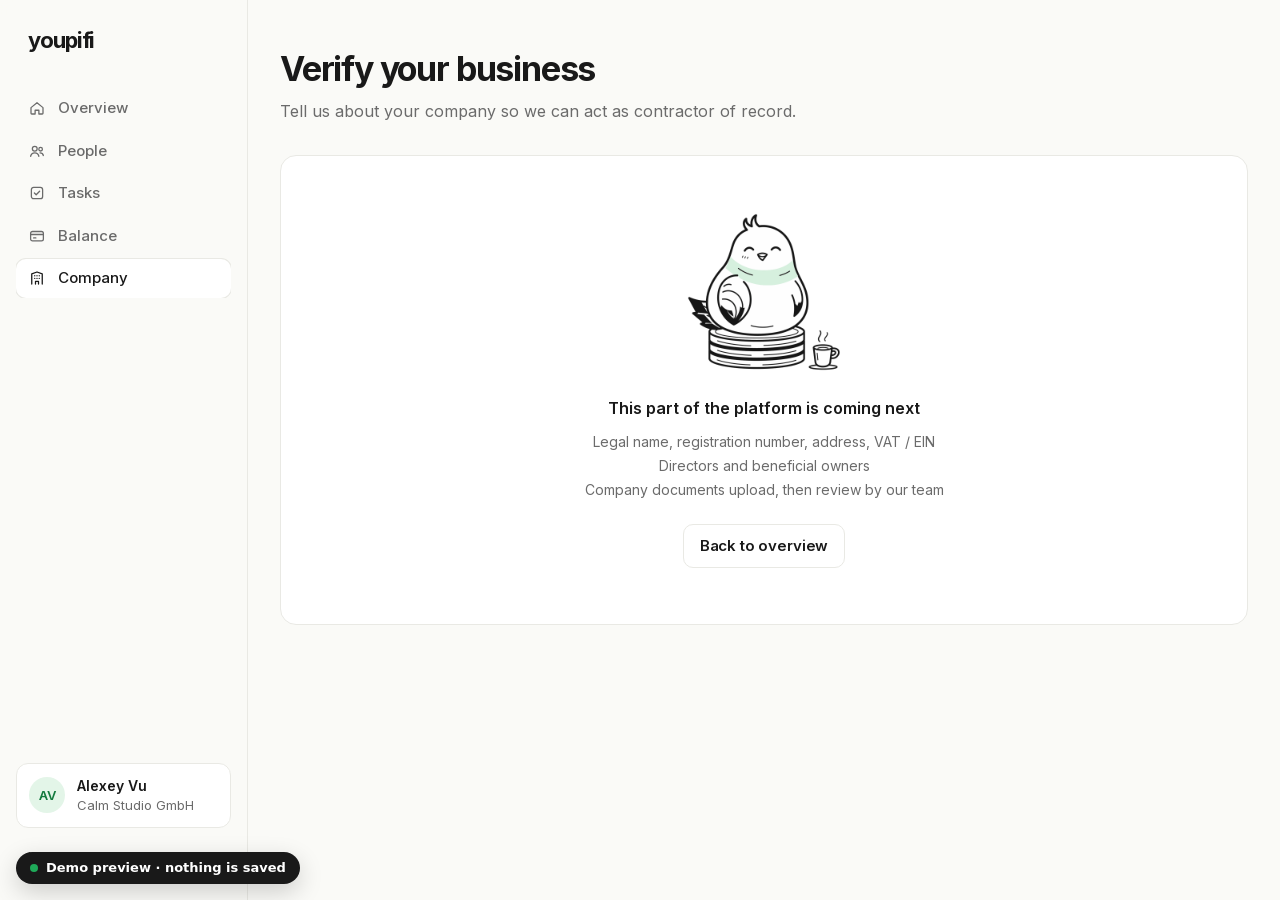
<file: demo/verification.html>
<!DOCTYPE html><html lang="en" class="LINzvG_variable gWfznW_variable RDbrpW_variable h-full"><head><meta charset="utf-8"><meta name="viewport" content="width=device-width, initial-scale=1"><link rel="stylesheet" href="_next/static/chunks/0jtbmjh8qr4tk.css" data-precedence="next"><title>Business verification · youpifi</title><meta name="description" content="Pay contractors anywhere, calmly."><link rel="icon" href="pifi-icon.png"><meta name="next-size-adjust" content=""><link rel="preload" href="_next/static/media/00fe6731614b479c-s.p.3gnlxne4ydafw.woff2" as="font" crossorigin="" type="font/woff2"><link rel="preload" href="_next/static/media/07c7676b89ed2778-s.p.2bn3s6zvc0dyp.woff2" as="font" crossorigin="" type="font/woff2"><link rel="preload" href="_next/static/media/3679aa72a9b9035f-s.p.0h6ig86gwutp4.woff2" as="font" crossorigin="" type="font/woff2"></head><body class="min-h-full"><div hidden=""><!--$--><!--/$--></div><!--&--><div class="min-h-screen lg:grid lg:grid-cols-[248px_1fr]"><aside class="sticky top-0 z-20 flex flex-col gap-4 border-b border-mist bg-paper/90 px-4 py-3 backdrop-blur lg:h-screen lg:gap-8 lg:border-r lg:border-b-0 lg:px-4 lg:py-6"><div class="flex items-center justify-between lg:px-3"><a href="overview.html"><span class="text-[22px] font-bold tracking-[-0.05em]">youpifi</span></a><form action="login.html" method="get" novalidate class="lg:hidden"><button class="text-sm font-medium text-graphite hover:text-ink">Log out</button></form></div><nav aria-label="Main" class="flex gap-1 overflow-x-auto lg:flex-col"><a class="flex shrink-0 items-center gap-3 rounded-[10px] px-3 py-2 text-[15px] font-medium transition text-graphite hover:bg-white/70 hover:text-ink" href="overview.html"><svg width="18" height="18" viewBox="0 0 24 24" fill="none" stroke="currentColor" stroke-width="1.7" stroke-linecap="round" stroke-linejoin="round" aria-hidden="true"><path d="M4 11.5 12 5l8 6.5V19a1 1 0 0 1-1 1h-4.5v-5h-5v5H5a1 1 0 0 1-1-1z"></path></svg>Overview</a><a class="flex shrink-0 items-center gap-3 rounded-[10px] px-3 py-2 text-[15px] font-medium transition text-graphite hover:bg-white/70 hover:text-ink" href="people.html"><svg width="18" height="18" viewBox="0 0 24 24" fill="none" stroke="currentColor" stroke-width="1.7" stroke-linecap="round" stroke-linejoin="round" aria-hidden="true"><circle cx="9" cy="9" r="3.2"></circle><path d="M3.5 19c.6-3 2.8-4.6 5.5-4.6s4.9 1.6 5.5 4.6"></path><circle cx="16.8" cy="9.6" r="2.4"></circle><path d="M16 14.4c2.3 0 4 1.3 4.5 3.6"></path></svg>People</a><a class="flex shrink-0 items-center gap-3 rounded-[10px] px-3 py-2 text-[15px] font-medium transition text-graphite hover:bg-white/70 hover:text-ink" href="tasks.html"><svg width="18" height="18" viewBox="0 0 24 24" fill="none" stroke="currentColor" stroke-width="1.7" stroke-linecap="round" stroke-linejoin="round" aria-hidden="true"><rect x="4.5" y="4.5" width="15" height="15" rx="3"></rect><path d="m8.5 12 2.4 2.4 4.6-4.8"></path></svg>Tasks</a><a class="flex shrink-0 items-center gap-3 rounded-[10px] px-3 py-2 text-[15px] font-medium transition text-graphite hover:bg-white/70 hover:text-ink" href="balance.html"><svg width="18" height="18" viewBox="0 0 24 24" fill="none" stroke="currentColor" stroke-width="1.7" stroke-linecap="round" stroke-linejoin="round" aria-hidden="true"><rect x="3.5" y="6" width="17" height="12.5" rx="2.5"></rect><path d="M3.5 10h17M7.5 14.5h3"></path></svg>Balance</a><a aria-current="page" class="flex shrink-0 items-center gap-3 rounded-[10px] px-3 py-2 text-[15px] font-medium transition bg-white text-ink shadow-[0_1px_0_rgba(0,0,0,0.04)] ring-1 ring-mist" href="company.html"><svg width="18" height="18" viewBox="0 0 24 24" fill="none" stroke="currentColor" stroke-width="1.7" stroke-linecap="round" stroke-linejoin="round" aria-hidden="true"><path d="M5 20V6.5L12 4l7 2.5V20"></path><path d="M9 9h.01M12 9h.01M15 9h.01M9 12.5h.01M12 12.5h.01M15 12.5h.01M10 20v-3.5h4V20"></path></svg>Company</a></nav><div class="mt-auto hidden flex-col gap-3 lg:flex"><div class="flex items-center gap-3 rounded-[12px] border border-mist bg-white p-3"><span class="grid size-9 shrink-0 place-items-center rounded-full bg-matcha text-[13px] font-semibold text-green-text">AV</span><span class="min-w-0"><span class="block truncate text-sm font-semibold">Alexey Vu</span><span class="block truncate text-[13px] text-graphite">Calm Studio GmbH</span></span></div><form action="login.html" method="get" novalidate><button class="w-full rounded-[10px] px-3 py-2 text-left text-sm font-medium text-graphite transition hover:bg-white hover:text-ink">Log out</button></form></div></aside><main class="mx-auto w-full max-w-[1040px] px-4 py-8 sm:px-8 lg:py-12"><!--&--><!--&--><!--&--><div class="flex flex-col gap-8"><header><h1 class="text-[34px] font-bold leading-tight tracking-[-0.035em]">Verify your business</h1><p class="mt-2 max-w-[560px] text-graphite">Tell us about your company so we can act as contractor of record.</p></header><div class="rounded-2xl border border-mist bg-white flex flex-col items-center px-6 py-14 text-center"><img alt="" loading="lazy" width="156" height="160" decoding="async" data-nimg="1" style="color:transparent" srcset="pifi-rest.png 1x, pifi-rest.png 2x" src="pifi-rest.png"><p class="mt-6 font-semibold">This part of the platform is coming next</p><ul class="mt-3 space-y-1 text-sm text-graphite"><li>Legal name, registration number, address, VAT / EIN</li><li>Directors and beneficial owners</li><li>Company documents upload, then review by our team</li></ul><a class="inline-flex items-center justify-center gap-2 rounded-[10px] font-semibold tracking-[-0.01em] transition disabled:cursor-not-allowed disabled:opacity-50 bg-white text-ink border border-mist hover:border-[#d6d6cf] px-4 py-2.5 text-[15px] mt-6" href="overview.html">Back to overview</a></div></div><!--$--><!--/$--><!--/&--><!--/&--><!--/&--></main></div><!--/&--><next-route-announcer style="position: absolute;"></next-route-announcer><div style="position:fixed;left:16px;bottom:16px;z-index:100;display:flex;gap:8px;align-items:center;padding:8px 14px;border-radius:999px;background:#191919;color:#fff;font:600 13px/1.2 system-ui,sans-serif;box-shadow:0 8px 24px rgba(0,0,0,.18)"><span style="width:8px;height:8px;border-radius:50%;background:#1FAA59"></span>Demo preview · nothing is saved</div></body></html>
</file>
<file: styles.css>
/* youpifi — landing v1. Tokens follow BRAND.md */
:root {
  --paper: #FAFAF7;
  --white: #FFFFFF;
  --ink: #191919;
  --graphite: #6B6B6B;
  --mist: #E9E9E4;
  --green: #1FAA59;
  --green-text: #137A3E;
  --matcha: #E3F5E8;
  --butter: #FFE8A3;
  --butter-text: #7A5A00;
  --sky: #D6E6FF;
  --peach: #FFD9C7;
  --forest: #102A1E;

  --font: "Inter", system-ui, -apple-system, "Segoe UI", sans-serif;
  --hand: "Caveat", "Segoe Print", "Comic Sans MS", cursive;
  --mono: "Geist Mono", ui-monospace, SFMono-Regular, Menlo, monospace;
  --shadow-sm: 0 4px 14px rgba(26, 26, 20, .06);
  --shadow: 0 8px 24px rgba(20, 26, 16, .09);
  --r-lg: 24px;
  --r-xl: 28px;
}

* { box-sizing: border-box; }
html { scroll-behavior: smooth; }
body {
  margin: 0;
  background: var(--paper);
  color: var(--ink);
  font-family: var(--font);
  font-size: 16px;
  line-height: 1.5;
  -webkit-font-smoothing: antialiased;
}
img { display: block; max-width: 100%; }
a { color: inherit; text-decoration: none; }
h1, h2, h3, p { margin: 0; }
.mono { font-family: var(--mono); font-weight: 500; }

.wrap { width: min(1120px, calc(100% - 32px)); margin-inline: auto; }
.rule { border-top: 1px solid var(--mist); }

/* ---------- buttons ---------- */
.btn {
  display: inline-flex; align-items: center; gap: 8px;
  padding: 10px 16px; border-radius: 10px;
  font-weight: 600; font-size: 15px; letter-spacing: -0.01em;
  transition: transform .15s ease, background .15s ease;
}
.btn-lg { padding: 13px 20px; }
.btn-primary { background: var(--ink); color: var(--white); }
.btn-primary:hover { background: #000; transform: translateY(-1px); }
.btn-secondary { background: var(--white); color: var(--ink); border: 1px solid var(--mist); }
.btn-secondary:hover { border-color: #d6d6cf; }
.link { font-weight: 500; font-size: 15px; }

/* ---------- headings ---------- */
.kicker {
  display: block; font-size: 13px; font-weight: 600; letter-spacing: .02em;
  text-transform: uppercase; color: var(--green-text); margin-bottom: 14px;
}
h2 { font-size: clamp(34px, 4.6vw, 56px); line-height: 1.04; letter-spacing: -0.04em; font-weight: 700; }
.head { margin-bottom: 56px; }
.head p { margin-top: 14px; font-size: 18px; color: var(--graphite); max-width: 640px; }
.head.center { text-align: center; }
.head.center p { margin-inline: auto; }

/* ---------- nav ---------- */
.topbar { position: sticky; top: 0; z-index: 50; background: rgba(250, 250, 247, .82); -webkit-backdrop-filter: saturate(1.4) blur(12px); backdrop-filter: saturate(1.4) blur(12px); border-bottom: 1px solid var(--mist); }
.nav { display: grid; grid-template-columns: 1fr auto 1fr; align-items: center; padding: 14px 0; }
.nav-sep { width: 1px; height: 20px; background: var(--mist); }
.wordmark { font-weight: 700; font-size: 24px; letter-spacing: -0.05em; }
.nav-links { display: flex; gap: 2px; padding: 4px; border-radius: 999px; background: var(--white); border: 1px solid var(--mist); font-size: 14px; font-weight: 500; color: var(--graphite); }
.nav-links a { padding: 7px 14px; border-radius: 999px; transition: background .15s ease, color .15s ease; }
.nav-links a:hover { color: var(--ink); background: var(--paper); }
.nav-actions { display: flex; align-items: center; justify-content: flex-end; gap: 16px; }

/* ---------- hero ---------- */
.hero { display: grid; grid-template-columns: 1fr 544px; gap: 56px; align-items: center; padding: 72px 0 120px; }
.eyebrow {
  display: inline-flex; align-items: center; gap: 8px;
  padding: 6px 12px; border-radius: 999px; background: var(--white); border: 1px solid var(--mist);
  font-size: 13px; font-weight: 500; color: var(--graphite);
}
.award { color: var(--green-text); flex: none; }

/* handwritten proof numbers */
.proof { list-style: none; margin: 36px 0 0; padding: 0; display: flex; flex-wrap: wrap; gap: 12px 40px; }
.proof li { position: relative; display: flex; flex-direction: column; line-height: 1; }
.proof b { position: relative; font-family: var(--hand); font-weight: 700; font-size: 46px; letter-spacing: 0; color: var(--ink); padding-bottom: 6px; }
.proof span { font-family: var(--hand); font-weight: 600; font-size: 22px; color: var(--graphite); margin-top: 2px; }
.proof .p1 { transform: rotate(-3deg); }
.proof .p2 { transform: rotate(1.5deg); }
.proof .p3 { transform: rotate(-1.5deg); }
.proof .p1 b::after, .proof .p2 b::after {
  content: ""; position: absolute; left: -2px; right: -4px; bottom: 0; height: 10px;
  background: url("data:image/svg+xml,%3Csvg xmlns='http://www.w3.org/2000/svg' viewBox='0 0 120 10' preserveAspectRatio='none'%3E%3Cpath d='M2 6.5C22 3 44 8.5 64 5s38-3.5 54 0' fill='none' stroke='%231FAA59' stroke-width='3' stroke-linecap='round'/%3E%3C/svg%3E") center/100% 100% no-repeat;
}
.proof .p3 b::after {
  content: ""; position: absolute; left: -12px; right: -14px; top: -8px; bottom: -4px;
  background: url("data:image/svg+xml,%3Csvg xmlns='http://www.w3.org/2000/svg' viewBox='0 0 140 70' preserveAspectRatio='none'%3E%3Cpath d='M78 6C40 2 6 14 5 34s30 32 70 31 62-12 60-32S104 4 66 8' fill='none' stroke='%231FAA59' stroke-width='2.6' stroke-linecap='round'/%3E%3C/svg%3E") center/100% 100% no-repeat;
}
h1 { margin: 28px 0; font-size: clamp(48px, 6.6vw, 76px); line-height: .98; letter-spacing: -0.045em; font-weight: 700; }
.rotator { display: inline-grid; vertical-align: top; }
.rotator .word { grid-area: 1 / 1; opacity: 0; transform: translateY(40%); transition: opacity .5s ease, transform .5s ease; }
.rotator .word.is-on { opacity: 1; transform: none; }
.rotator .word.is-off { opacity: 0; transform: translateY(-40%); }
.rail-tag { display: inline-block; margin-left: 4px; padding: 1px 7px; border-radius: 6px; background: var(--paper); border: 1px solid var(--mist); font-size: 12px; font-weight: 500; color: var(--graphite); }
.lead { font-size: 19px; line-height: 1.52; color: var(--graphite); max-width: 500px; }
.ctas { display: flex; flex-wrap: wrap; gap: 12px; margin: 28px 0; }
.fineprint { font-size: 13px; font-weight: 500; color: var(--graphite); }

.collage { position: relative; height: 560px; border-radius: var(--r-xl); background: var(--matcha); overflow: hidden; }
.collage-pifi { position: absolute; left: 36px; top: 8px; width: 240px; filter: drop-shadow(0 8px 14px rgba(26, 31, 20, .12)); }
.collage-cap { position: absolute; left: 310px; top: 96px; width: 200px; font-size: 13px; font-weight: 500; color: var(--green-text); line-height: 1.4; }
.fee-note {
  position: absolute; left: 396px; top: 150px; transform: rotate(5deg);
  background: var(--butter); border-radius: 12px; padding: 12px 16px; box-shadow: var(--shadow-sm);
  display: flex; flex-direction: column;
}
.fee-note span { font-size: 12px; font-weight: 500; color: var(--butter-text); }
.fee-note b { font-family: var(--mono); font-weight: 500; font-size: 26px; letter-spacing: -0.02em; }

.payout {
  position: absolute; width: 380px; display: flex; align-items: center; gap: 14px;
  padding: 16px 18px; background: var(--white); border: 1px solid var(--mist); border-radius: 16px;
  box-shadow: 0 6px 18px rgba(26, 26, 20, .06);
}
.payout.c1 { left: 44px;  top: 222px; transform: rotate(-2.5deg); }
.payout.c2 { left: 96px;  top: 330px; transform: rotate(2deg); }
.payout.c3 { left: 124px; top: 438px; transform: rotate(-1deg); }
.avatar { position: relative; flex: none; width: 40px; height: 40px; }
.avatar img { width: 40px; height: 40px; border-radius: 50%; object-fit: cover; }
.avatar .fi { position: absolute; right: -3px; bottom: -3px; width: 16px; height: 16px; border-radius: 50%; border: 2px solid var(--white); background-size: cover; box-sizing: content-box; }
.who { flex: 1; display: flex; flex-direction: column; }
.who b { font-weight: 600; font-size: 15px; letter-spacing: -0.01em; }
.who small { font-size: 13px; color: var(--graphite); }
.amt { display: flex; flex-direction: column; align-items: flex-end; gap: 6px; }
.amt b { font-family: var(--mono); font-weight: 500; font-size: 15px; }
.status { display: inline-flex; align-items: center; gap: 6px; padding: 4px 10px; border-radius: 999px; font-size: 12px; font-weight: 600; }
.status::before { content: ""; width: 6px; height: 6px; border-radius: 50%; background: currentColor; }
.status.paid { background: var(--matcha); color: var(--green-text); }
.status.paid::before { background: var(--green); }
.status.transit { background: var(--butter); color: var(--butter-text); }


/* ---------- founder note ---------- */
.founder-note { padding: 112px 0; }
.founder-note figure { margin: 0 auto; max-width: 860px; text-align: center; }
.founder-note blockquote { margin: 0; font-size: clamp(26px, 3.2vw, 38px); font-weight: 600; line-height: 1.24; letter-spacing: -0.03em; }
.founder-note mark { background: linear-gradient(transparent 60%, var(--butter) 60%); color: inherit; }
.founder-note .sign { flex-direction: row; margin-top: 40px; display: inline-flex; flex-wrap: wrap; align-items: center; justify-content: center; gap: 16px 20px; }
.sign-avatar { display: grid; place-items: center; width: 52px; height: 52px; border-radius: 50%; background: var(--matcha); color: var(--green-text); font-weight: 600; border: 2px solid var(--white); box-shadow: 0 0 0 1px var(--mist); }
.sign-who { display: flex; flex-direction: column; text-align: left; line-height: 1.2; }
.sign-who b { font-family: var(--hand); font-size: 30px; font-weight: 700; transform: rotate(-2deg); transform-origin: left; }
.sign-who small { font-size: 14px; color: var(--graphite); }

/* ---------- how it works ---------- */
.how { padding: 112px 0; }
.steps { display: grid; grid-template-columns: repeat(3, 1fr); gap: 32px; }
.step h3 { display: flex; align-items: center; gap: 10px; margin: 24px 0 8px; font-size: 22px; font-weight: 600; letter-spacing: -0.02em; }
.step p { color: var(--graphite); }
.num { display: inline-grid; place-items: center; width: 26px; height: 26px; border-radius: 50%; background: var(--ink); color: var(--white); font-size: 13px; font-weight: 600; letter-spacing: 0; }
.visual { position: relative; height: 460px; border-radius: var(--r-lg); overflow: hidden; }

.v-add { background: var(--matcha); }
.chip-big {
  position: absolute; right: 24px; top: 36px; display: inline-flex; align-items: center; gap: 10px;
  padding: 16px 24px 16px 20px; border-radius: 12px; background: var(--white); box-shadow: var(--shadow);
  font-size: 22px; font-weight: 600; letter-spacing: -0.02em;
}
.invite {
  position: absolute; left: 28px; top: 114px; transform: rotate(-3deg);
  display: inline-flex; align-items: center; gap: 8px; padding: 8px 12px; border-radius: 999px;
  background: var(--white); box-shadow: var(--shadow-sm);
}
.invite code { font-family: var(--mono); font-size: 13px; font-weight: 500; }
.invite em { font-style: normal; font-size: 11px; font-weight: 600; color: var(--green-text); background: var(--matcha); padding: 3px 8px; border-radius: 999px; }
.founder { position: absolute; left: 50%; bottom: 0; width: 330px; transform: translateX(-50%); }

.v-task { background: var(--white); border: 1px solid var(--mist); }
.form { padding: 32px 28px; display: flex; flex-direction: column; gap: 10px; }
.form-title { font-size: 20px; font-weight: 600; letter-spacing: -0.015em; margin-bottom: 2px; }
.form label { font-size: 13px; font-weight: 500; color: var(--graphite); }
.input { display: flex; align-items: center; gap: 10px; padding: 12px 14px; border: 1px solid var(--mist); border-radius: 10px; font-size: 15px; }
.input img { width: 26px; height: 26px; border-radius: 50%; object-fit: cover; }
.input .fi { width: 16px; height: 16px; border-radius: 50%; background-size: cover; }
.checks { list-style: none; margin: 0; padding: 0; display: flex; flex-direction: column; gap: 10px; font-size: 15px; }
.checks li { display: flex; align-items: center; gap: 12px; }
.checks li::before { content: ""; width: 20px; height: 20px; border-radius: 5px; border: 1.5px solid var(--ink); flex: none; }
.checks li.on::before {
  background: var(--ink) url("data:image/svg+xml,%3Csvg xmlns='http://www.w3.org/2000/svg' viewBox='0 0 20 20'%3E%3Cpath d='M5.5 10.3 8.6 13.2 14.5 7' stroke='%23fff' stroke-width='2' fill='none' stroke-linecap='round' stroke-linejoin='round'/%3E%3C/svg%3E") center/100% no-repeat;
}

.v-pay { background: var(--forest); }
.faces { position: absolute; left: -40px; top: 44px; display: flex; flex-direction: column; gap: 12px; }
.frow { display: flex; gap: 12px; }
.frow.shift { margin-left: 52px; }
.frow > * { flex: none; width: 88px; height: 88px; border-radius: 50%; border: 3px solid rgba(255, 255, 255, .9); }
.frow img { object-fit: cover; }
.tok { display: grid; place-items: center; font-family: var(--mono); font-weight: 500; font-size: 34px; color: var(--ink); }
.tokflag { background-size: cover; }
.t-butter { background: var(--butter); } .t-peach { background: var(--peach); } .t-sky { background: var(--sky); }
.pay-btn {
  position: absolute; left: 50%; bottom: 44px; transform: translateX(-50%); white-space: nowrap;
  display: inline-flex; align-items: center; gap: 10px; padding: 16px 24px; border-radius: 12px;
  background: var(--white); box-shadow: 0 8px 24px rgba(0, 0, 0, .2); font-size: 20px; font-weight: 600; letter-spacing: -0.015em;
}
.pay-btn em, .tag { font-style: normal; }
.pay-btn em { font-size: 12px; font-weight: 600; color: var(--green-text); background: var(--matcha); padding: 3px 8px; border-radius: 6px; }

/* ---------- calm bento ---------- */
.calm { padding: 112px 0; }
.bento { display: grid; grid-template-columns: repeat(3, 1fr); gap: 24px; }
.tile { display: flex; flex-direction: column; padding: 28px 28px 32px; border-radius: var(--r-lg); overflow: hidden; }
.tile h3 { margin: 8px 0; font-size: 22px; font-weight: 600; letter-spacing: -0.02em; line-height: 1.25; }
.tile p { color: var(--graphite); }
.tv { position: relative; height: 176px; margin-bottom: 20px; }
.tag { align-self: flex-start; margin-top: auto; padding: 3px 8px; border-radius: 6px; background: rgba(255, 255, 255, .75); font-size: 12px; font-weight: 600; }
.bg-matcha { background: var(--matcha); } .bg-butter { background: var(--butter); } .bg-sky { background: var(--sky); } .bg-peach { background: var(--peach); }
.bg-white { background: var(--white); border: 1px solid var(--mist); }
.bg-white .tag { background: var(--paper); }
.bg-forest { background: var(--forest); color: var(--white); }
.bg-forest p { color: rgba(255, 255, 255, .72); }
.bg-forest .tag { background: rgba(255, 255, 255, .12); }

.ck { display: inline-block; width: 18px; height: 18px; border-radius: 50%; background: var(--green) url("data:image/svg+xml,%3Csvg xmlns='http://www.w3.org/2000/svg' viewBox='0 0 20 20'%3E%3Cpath d='M6 10.4 8.7 13 14 7.4' stroke='%23fff' stroke-width='2' fill='none' stroke-linecap='round' stroke-linejoin='round'/%3E%3C/svg%3E") center/100% no-repeat; flex: none; }

.doc { position: absolute; left: 40px; top: 14px; width: 220px; padding: 18px 20px; border-radius: 14px; background: var(--white); box-shadow: var(--shadow-sm); transform: rotate(-3deg); display: flex; flex-direction: column; gap: 10px; }
.doc.ghost { left: 64px; top: 8px; height: 130px; transform: rotate(4deg); opacity: .6; }
.doc b { font-size: 14px; font-weight: 600; }
.doc i { display: block; height: 6px; border-radius: 3px; background: var(--mist); }
.signed { display: flex; align-items: center; gap: 8px; font-size: 13px; font-weight: 500; color: var(--green-text); }

.big39 { position: absolute; left: 0; top: 24px; font-family: var(--mono); font-weight: 500; font-size: 96px; line-height: 1; letter-spacing: -0.06em; }
.sticker-note { position: absolute; left: 200px; top: 40px; transform: rotate(6deg); padding: 5px 10px; border-radius: 999px; background: var(--butter); color: var(--butter-text); font-size: 13px; font-weight: 600; }

.invoice { position: absolute; left: 30px; top: 12px; width: 240px; padding: 16px 18px; border-radius: 14px; background: var(--white); box-shadow: var(--shadow-sm); transform: rotate(2deg); display: flex; flex-direction: column; gap: 10px; font-size: 13px; }
.invoice > b { font-size: 14px; }
.invoice div { display: flex; justify-content: space-between; color: var(--graphite); }
.invoice div .mono, .invoice div b { color: var(--ink); }
.invoice hr { width: 100%; border: 0; border-top: 1px solid var(--mist); margin: 0; }

.opt { position: absolute; display: inline-flex; align-items: center; gap: 10px; padding: 11px 16px 11px 14px; border-radius: 12px; background: var(--white); box-shadow: var(--shadow-sm); font-size: 15px; font-weight: 600; }
.opt .fi { width: 20px; height: 20px; border-radius: 50%; background-size: cover; }
.opt.on { outline: 1.5px solid var(--ink); }
.o1 { left: 10px; top: 8px; transform: rotate(-2deg); }
.o2 { left: 90px; top: 64px; transform: rotate(1.5deg); }
.o3 { left: 20px; top: 122px; transform: rotate(-1deg); }

.bubble { position: absolute; padding: 10px 14px; border-radius: 14px; color: var(--ink); font-size: 14px; line-height: 1.4; max-width: 228px; }
.bubble.me { left: 0; top: 4px; background: var(--white); border-bottom-left-radius: 4px; }
.bubble.them { right: 0; top: 98px; background: var(--matcha); border-bottom-right-radius: 4px; }

.tile-pifi { position: absolute; left: 50%; top: 6px; width: 196px; transform: translateX(-50%); filter: drop-shadow(0 8px 12px rgba(26, 31, 20, .1)); }

/* ---------- payout band ---------- */
.times { padding-bottom: 112px; }
.band { background: var(--forest); color: var(--white); border-radius: var(--r-xl); padding: 48px 0 44px; overflow: hidden; }
.band-top { display: grid; grid-template-columns: 300px 1fr; gap: 40px; align-items: center; padding: 0 56px; }
.band .kicker { color: var(--matcha); opacity: .8; }
.band h2 { font-size: 34px; letter-spacing: -0.03em; line-height: 1.1; }
.band-title p { margin-top: 10px; font-size: 15px; color: rgba(255, 255, 255, .65); }

.marquee {
  margin-top: 40px; display: flex; flex-direction: column; gap: 12px;
  -webkit-mask-image: linear-gradient(90deg, transparent, #000 12%, #000 88%, transparent);
          mask-image: linear-gradient(90deg, transparent, #000 12%, #000 88%, transparent);
}
.track { display: flex; width: max-content; animation: scroll 48s linear infinite; }
.track.reverse { animation-direction: reverse; animation-duration: 56s; }
.marquee:hover .track { animation-play-state: paused; }
.lane { display: flex; gap: 12px; padding-right: 12px; }
.rail {
  display: inline-flex; align-items: center; gap: 10px; white-space: nowrap;
  padding: 12px 18px 12px 14px; border-radius: 999px; background: var(--white); color: var(--ink);
  font-size: 15px;
}
.rail b { font-weight: 600; }
.rail small { font-size: 13px; font-weight: 500; color: var(--graphite); }
.rail .fi { width: 20px; height: 20px; border-radius: 50%; background-size: cover; }
.rail .visa { font-style: italic; font-weight: 700; font-size: 17px; letter-spacing: .06em; color: #1A3399; padding: 0 4px; }
@keyframes scroll { to { transform: translateX(-50%); } }

/* ---------- pricing ---------- */
.pricing { padding: 112px 0 64px; }
.pricing .head { margin-bottom: 48px; }
.price-card { display: grid; grid-template-columns: 1fr 400px; gap: 64px; padding: 56px; background: var(--white); border: 1px solid var(--mist); border-radius: var(--r-lg); }
.price-num { display: block; font-family: var(--mono); font-weight: 500; font-size: clamp(88px, 11vw, 128px); line-height: 1; letter-spacing: -0.06em; }
.price p { margin-top: 8px; font-size: 18px; font-weight: 500; color: var(--graphite); }
.math { display: inline-flex; flex-direction: column; gap: 6px; margin-top: 20px; padding: 14px 18px; border-radius: 12px; background: var(--paper); font-size: 14px; white-space: pre; }
.included b { font-size: 14px; font-weight: 600; }
.included ul { list-style: none; margin: 16px 0 24px; padding: 0; display: flex; flex-direction: column; gap: 16px; }
.included li { display: flex; gap: 12px; align-items: flex-start; line-height: 1.4; }
.included li::before {
  content: ""; flex: none; width: 20px; height: 20px; border-radius: 50%;
  background: var(--matcha) url("data:image/svg+xml,%3Csvg xmlns='http://www.w3.org/2000/svg' viewBox='0 0 20 20'%3E%3Cpath d='M6 10.4 8.7 13 14 7.4' stroke='%23137A3E' stroke-width='2' fill='none' stroke-linecap='round' stroke-linejoin='round'/%3E%3C/svg%3E") center/100% no-repeat;
}

/* ---------- testimonials ---------- */
.quote { padding: 32px 0 112px; display: flex; flex-direction: column; gap: 24px; }
.placeholder-tag { align-self: flex-start; padding: 3px 8px; border-radius: 6px; background: var(--butter); color: var(--butter-text); font-size: 12px; font-weight: 600; }
.review { margin: 0; border-radius: var(--r-lg); }
.review blockquote { margin: 0; font-weight: 600; letter-spacing: -0.025em; }
.review mark { background: linear-gradient(transparent 58%, var(--butter) 58%); color: inherit; }
.review figcaption { margin-top: 24px; display: flex; align-items: center; gap: 14px; }
.review figcaption b { font-weight: 600; }
.review figcaption span { display: inline-flex; align-items: center; gap: 8px; color: var(--graphite); font-size: 15px; }
.review .fi { width: 16px; height: 16px; border-radius: 50%; }
.review.featured { display: grid; grid-template-columns: 240px 1fr; gap: 56px; align-items: center; padding: 48px 56px; background: var(--white); border: 1px solid var(--mist); }
.review.featured blockquote { font-size: clamp(24px, 2.6vw, 32px); line-height: 1.28; }
.review.featured figcaption { flex-direction: column; align-items: flex-start; gap: 2px; }
.quote-art { width: 240px; }
.review-row { display: grid; grid-template-columns: 1fr 1fr; gap: 24px; }
.review-row .review { display: flex; flex-direction: column; justify-content: space-between; padding: 36px 40px; }
.review-row blockquote { font-size: 22px; line-height: 1.32; }
.review-row .review mark { background: linear-gradient(transparent 58%, rgba(255, 255, 255, .85) 58%); }
.review-row figcaption img { width: 72px; height: 72px; flex: none; }
.review-row .by { display: flex; flex-direction: column; align-items: flex-start; gap: 2px; }
.review-row .by > span { color: var(--ink); opacity: .7; }

/* ---------- faq ---------- */
.faq { padding: 112px 0; display: grid; grid-template-columns: 1fr 620px; gap: 80px; }
.qa details { border-top: 1px solid var(--mist); padding: 22px 0; }
.qa details:first-child { border-top: 0; padding-top: 0; }
.qa summary { cursor: pointer; list-style: none; display: flex; justify-content: space-between; gap: 16px; font-size: 19px; font-weight: 600; letter-spacing: -0.01em; }
.qa summary::-webkit-details-marker { display: none; }
.qa summary::after { content: "+"; font-weight: 400; color: var(--graphite); transition: transform .2s; }
.qa details[open] summary::after { transform: rotate(45deg); }
.qa p { margin-top: 10px; color: var(--graphite); line-height: 1.55; }

/* ---------- final ---------- */
.final { padding-bottom: 96px; }
.final-box { display: flex; align-items: center; justify-content: space-between; gap: 40px; padding: 56px 48px 56px 64px; border-radius: var(--r-xl); background: var(--matcha); }
.final-box h2 { font-size: clamp(34px, 4vw, 48px); }
.final-box p { margin: 20px 0 24px; font-size: 18px; color: var(--graphite); max-width: 520px; }
.final-box img { width: 272px; flex: none; }

/* ---------- footer ---------- */
.footer { border-top: 1px solid var(--mist); background: var(--white); overflow: hidden; }
.footer-grid { display: grid; grid-template-columns: 1.6fr repeat(4, 1fr); gap: 40px; padding: 64px 0 48px; }
.footer-brand p { margin: 12px 0 24px; max-width: 280px; color: var(--graphite); font-size: 15px; }
.footer-col { display: flex; flex-direction: column; gap: 12px; font-size: 15px; }
.footer-col b { font-size: 13px; font-weight: 600; color: var(--ink); margin-bottom: 4px; }
.footer-col a { color: var(--graphite); }
.footer-col a:hover, .footer-bottom a:hover { color: var(--ink); }
.footer-bottom { display: flex; justify-content: space-between; gap: 16px; padding: 24px 0; border-top: 1px solid var(--mist); font-size: 14px; color: var(--graphite); }
.footer-bottom nav { display: flex; gap: 24px; }
.footer-giant { margin-bottom: -0.22em; text-align: center; font-weight: 700; font-size: clamp(96px, 22vw, 320px); line-height: 1; letter-spacing: -0.07em; color: var(--matcha); user-select: none; }

/* ---------- responsive ---------- */
@media (max-width: 1060px) {
  .hero { grid-template-columns: 1fr; }
  .collage { width: 100%; max-width: 544px; }
  .steps, .bento { grid-template-columns: 1fr 1fr; }
  .band-top { grid-template-columns: 1fr; }
  .price-card { grid-template-columns: 1fr; }
  .faq { grid-template-columns: 1fr; gap: 32px; }
  .footer-grid { grid-template-columns: 1fr 1fr 1fr; }
  .footer-brand { grid-column: 1 / -1; }
}
@media (max-width: 720px) {
  .nav-links, .nav-actions .link { display: none; }
  .hero { padding: 24px 0 80px; }
  .collage { height: 520px; }
  .collage-pifi { width: 200px; left: 12px; }
  .collage-cap { left: auto; right: 18px; top: 22px; width: 112px; }
  .fee-note { left: auto; right: 18px; top: 140px; }
  .payout { width: 320px; padding: 12px 14px; }
  .payout.c1 { left: 12px; top: 220px; } .payout.c2 { left: 28px; top: 316px; } .payout.c3 { left: 16px; top: 412px; }
  .steps, .bento { grid-template-columns: 1fr; }
  .founder-note, .how, .calm, .faq { padding: 80px 0; }
  .proof { gap: 12px 28px; }
  .proof b { font-size: 40px; }
  .band-top { padding: 0 24px; }
  .price-card { padding: 32px 24px; }
  .review.featured { grid-template-columns: 1fr; gap: 24px; padding: 32px 24px; }
  .review-row { grid-template-columns: 1fr; }
  .review-row .review { padding: 28px 24px; }
  .quote-art { width: 160px; }
  .final-box { flex-direction: column; align-items: flex-start; padding: 40px 24px; }
  .final-box img { width: 200px; align-self: flex-end; }
  .footer-grid { grid-template-columns: 1fr 1fr; gap: 32px; }
  .footer-bottom { flex-direction: column; }
}
@media (prefers-reduced-motion: reduce) {
  .track { animation: none; }
  html { scroll-behavior: auto; }
}

/* ---------- flags (flag-icons, MIT — see assets/flags/LICENSE) ---------- */
.fi { display: inline-block; flex: none; background-size: cover; background-position: center; background-repeat: no-repeat; }
.fi-pt { background-image: url(assets/flags/pt.svg); }
.fi-gh { background-image: url(assets/flags/gh.svg); }
.fi-jp { background-image: url(assets/flags/jp.svg); }
.fi-br { background-image: url(assets/flags/br.svg); }
.fi-ua { background-image: url(assets/flags/ua.svg); }
.fi-eu { background-image: url(assets/flags/eu.svg); }
.fi-us { background-image: url(assets/flags/us.svg); }
.fi-gb { background-image: url(assets/flags/gb.svg); }
.fi-in { background-image: url(assets/flags/in.svg); }
.fi-mx { background-image: url(assets/flags/mx.svg); }
.fi-cn { background-image: url(assets/flags/cn.svg); }
.fi-ke { background-image: url(assets/flags/ke.svg); }
.fi-ph { background-image: url(assets/flags/ph.svg); }
.fi-pl { background-image: url(assets/flags/pl.svg); }
.fi-sg { background-image: url(assets/flags/sg.svg); }
.fi-de { background-image: url(assets/flags/de.svg); }
.fi-it { background-image: url(assets/flags/it.svg); }
.review-row .by > span { display: block; }
.review-row .by .fi { display: inline-block; vertical-align: -3px; margin-left: 4px; }

/* reviews heading + video link */
.quote { padding-top: 64px; }
.quote-head { display: flex; align-items: flex-end; justify-content: space-between; gap: 24px; flex-wrap: wrap; margin-bottom: 24px; }
.video-link { display: inline-flex; align-items: center; gap: 12px; padding: 8px 18px 8px 8px; border-radius: 999px; background: var(--white); border: 1px solid var(--mist); font-weight: 600; font-size: 15px; transition: border-color .15s ease, transform .15s ease; }
.video-link:hover { border-color: #d6d6cf; transform: translateY(-1px); }
.play { display: grid; place-items: center; width: 34px; height: 34px; border-radius: 50%; background: var(--ink); color: var(--white); }
.play svg { margin-left: 2px; }
.proof { margin-top: 8px; }

/* payment methods in band */
.methods { list-style: none; margin: 0; padding: 0; display: grid; grid-template-columns: repeat(3, 1fr); }
.methods li { padding-left: 24px; border-left: 1px solid rgba(255, 255, 255, .14); display: flex; flex-direction: column; gap: 6px; }
.methods b { font-size: 20px; font-weight: 600; letter-spacing: -0.015em; }
.methods span { font-size: 14px; color: rgba(255, 255, 255, .65); }
html { scroll-padding-top: 80px; }

/* ask AI */
.ask-ai { display: flex; align-items: center; gap: 16px; flex-wrap: wrap; padding: 20px 0; border-top: 1px solid var(--mist); }
.ask-label { display: inline-flex; align-items: center; gap: 8px; font-size: 14px; font-weight: 600; }
.ask-label svg { color: var(--green); }
.ask-chips { display: flex; flex-wrap: wrap; gap: 8px; }
.ask-chips a { padding: 7px 14px; border-radius: 999px; border: 1px solid var(--mist); background: var(--paper); font-size: 14px; font-weight: 500; transition: border-color .15s ease, background .15s ease; }
.ask-chips a:hover { border-color: #d6d6cf; background: var(--white); }

@media (max-width: 1060px) {
  .nav { grid-template-columns: auto 1fr; }
  .nav-links { display: none; }
}
@media (max-width: 720px) {
  .methods { grid-template-columns: 1fr; gap: 16px; }
  .nav-sep { display: none; }
}

/* ---------- product switch (teams / creators) ---------- */
.brand-switch { display: flex; align-items: center; gap: 16px; }
.seg { display: inline-flex; padding: 3px; border-radius: 999px; background: var(--mist); font-size: 13px; font-weight: 600; }
.seg a { padding: 5px 12px; border-radius: 999px; color: var(--graphite); white-space: nowrap; }
.seg a[aria-current="page"] { background: var(--white); color: var(--ink); box-shadow: 0 1px 2px rgba(0, 0, 0, .06); }
.seg a:not([aria-current]):hover { color: var(--ink); }

/* ---------- creators: hero card ---------- */
.cr-hero { position: relative; min-height: 560px; border-radius: var(--r-xl); background: var(--matcha); padding: 40px 32px; display: flex; align-items: flex-end; justify-content: center; }
.cr-pifi { position: absolute; left: 22px; top: 14px; width: 150px; filter: drop-shadow(0 8px 14px rgba(26, 31, 20, .12)); }
.cr-card { position: relative; width: 100%; max-width: 440px; margin-top: 110px; padding: 20px; border-radius: 20px; background: var(--white); box-shadow: var(--shadow); }
.cr-card-head { display: flex; justify-content: space-between; align-items: center; font-size: 14px; }
.cr-card-head .mono { font-size: 12px; color: var(--graphite); }
.cr-prompt { margin: 12px 0; padding: 14px; border-radius: 12px; background: var(--paper); border: 1px solid var(--mist); font-size: 15px; line-height: 1.45; }
.cr-prompt mark { background: linear-gradient(transparent 58%, var(--butter) 58%); color: inherit; }
.cr-chips { display: flex; flex-wrap: wrap; gap: 6px; }
.cr-chips span { padding: 4px 10px; border-radius: 999px; background: var(--matcha); color: var(--green-text); font-size: 12px; font-weight: 600; }
.cr-rows { list-style: none; margin: 16px 0 0; padding: 0; display: flex; flex-direction: column; }
.cr-rows li { position: relative; display: flex; align-items: center; gap: 12px; padding: 10px 0; border-top: 1px solid var(--mist); }
.cr-rows img { width: 34px; height: 34px; border-radius: 50%; object-fit: cover; }
.cr-rows .fi { position: absolute; left: 22px; top: 30px; width: 14px; height: 14px; border-radius: 50%; border: 2px solid var(--white); box-sizing: content-box; }
.cr-who { flex: 1; display: flex; flex-direction: column; line-height: 1.25; }
.cr-who b { font-size: 14px; font-weight: 600; }
.cr-who small { font-size: 12px; color: var(--graphite); }
.cr-rows .mono { font-size: 14px; }
.cr-rows li.muted { opacity: .55; }
.cr-payall { display: flex; align-items: center; justify-content: space-between; gap: 12px; margin-top: 8px; padding-top: 14px; border-top: 1px solid var(--mist); font-size: 13px; color: var(--graphite); }
.pay-chip { padding: 10px 14px; border-radius: 10px; background: var(--ink); color: var(--white); font-weight: 600; font-size: 14px; white-space: nowrap; }

/* ---------- creators: programs ---------- */
.programs { padding: 112px 0; }
.prog-grid { display: grid; grid-template-columns: repeat(3, 1fr); gap: 20px; }
.prog { display: flex; flex-direction: column; gap: 10px; min-height: 220px; padding: 26px; border-radius: var(--r-lg); }
.prog h3 { font-size: 21px; font-weight: 600; letter-spacing: -0.02em; line-height: 1.25; }
.prog q { margin-top: auto; quotes: none; padding: 10px 12px; border-radius: 10px; background: rgba(255, 255, 255, .7); font-size: 13px; }
.prog.bg-white q { background: var(--paper); }
.prog.bg-forest q { background: rgba(255, 255, 255, .1); color: var(--white); }

/* ---------- creators: how it works visuals ---------- */
.v-describe { background: var(--sky); padding: 28px 24px; display: flex; flex-direction: column; gap: 16px; }
.mini-prompt { padding: 18px; border-radius: 14px; background: var(--white); box-shadow: var(--shadow-sm); }
.mini-prompt b { font-size: 15px; }
.mini-prompt p { margin: 10px 0 14px; padding: 10px 12px; border: 1px solid var(--mist); border-radius: 10px; font-size: 14px; line-height: 1.45; }
.mini-btn { display: inline-block; padding: 8px 14px; border-radius: 8px; background: var(--ink); color: var(--white); font-size: 13px; font-weight: 600; }
.mini-q { position: relative; margin-left: 28px; padding: 16px 16px 16px 18px; border-radius: 14px; background: var(--white); box-shadow: var(--shadow-sm); font-size: 14px; }
.mini-q p { margin-bottom: 10px; font-weight: 500; }
.mini-q div { display: flex; flex-wrap: wrap; gap: 6px; }
.mini-pifi { position: absolute; left: -30px; top: -14px; width: 54px; }
.opt-chip { padding: 6px 10px; border-radius: 8px; border: 1px solid var(--mist); font-size: 12px; font-weight: 600; }
.opt-chip.on { border-color: var(--ink); background: var(--ink); color: var(--white); }

.v-track { background: var(--white); border: 1px solid var(--mist); padding: 28px 24px; }
.track-card { display: flex; flex-direction: column; gap: 14px; }
.track-top { display: flex; flex-direction: column; gap: 2px; }
.track-top span { font-size: 13px; color: var(--graphite); }
.track-top b { font-size: 32px; letter-spacing: -0.04em; }
.track-card ul { list-style: none; margin: 0; padding: 0; display: flex; flex-direction: column; gap: 12px; }
.track-card li { display: grid; grid-template-columns: 28px 76px 1fr 44px; align-items: center; gap: 10px; font-size: 13px; }
.track-card li img { width: 28px; height: 28px; border-radius: 50%; object-fit: cover; }
.track-card li i { display: block; height: 8px; border-radius: 4px; background: var(--green); }
.track-card li b { text-align: right; font-size: 13px; }
.track-src { display: flex; flex-wrap: wrap; gap: 6px; padding-top: 6px; border-top: 1px solid var(--mist); }
.track-src span { padding: 4px 10px; border-radius: 999px; background: var(--paper); border: 1px solid var(--mist); font-size: 12px; font-weight: 600; color: var(--graphite); }

/* ---------- creators: one-place tiles ---------- */
.rule-card { padding: 16px; border-radius: 14px; background: var(--paper); border: 1px solid var(--mist); }
.rule-card p { margin-bottom: 12px; font-weight: 600; letter-spacing: -0.01em; }
.proof-list { list-style: none; margin: 0; padding: 0; display: flex; flex-direction: column; gap: 8px; }
.proof-list li { display: flex; justify-content: space-between; gap: 12px; padding: 12px 14px; border-radius: 12px; background: var(--white); font-size: 14px; box-shadow: var(--shadow-sm); }
.proof-list li.muted { opacity: .55; }
.checklist { list-style: none; margin: 0; padding: 0; display: grid; grid-template-columns: 1fr 1fr; gap: 10px; }
.checklist li { display: flex; align-items: center; gap: 10px; padding: 14px 16px; border-radius: 12px; background: var(--white); font-weight: 600; font-size: 15px; box-shadow: var(--shadow-sm); }

@media (max-width: 1060px) {
  .prog-grid { grid-template-columns: 1fr 1fr; }
  .cr-hero { width: 100%; }
}
@media (max-width: 720px) {
  .seg { font-size: 12px; }
  .seg a { padding: 4px 9px; }
  .brand-switch { gap: 10px; }
  .prog-grid { grid-template-columns: 1fr; }
  .programs { padding: 80px 0; }
  .cr-hero { padding: 24px 14px; min-height: 0; }
  .cr-pifi { width: 110px; }
  .cr-card { margin-top: 90px; }
  .checklist { grid-template-columns: 1fr; }
  .bento .tile[style] { grid-column: auto !important; }
  .nav-actions .btn { display: none; }
}

.hero { overflow-x: clip; }
.qa summary { display: grid; grid-template-columns: minmax(0, 1fr) auto; }
.faq { overflow-x: clip; }
@media (max-width: 720px) { .proof { padding-left: 12px; } }

/* ---------- get paid: hero phone ---------- */
.gp-hero { position: relative; min-height: 560px; border-radius: var(--r-xl); background: var(--sky); display: flex; align-items: flex-end; justify-content: center; overflow: hidden; }
.gp-pifi { position: absolute; left: 24px; top: 24px; width: 170px; filter: drop-shadow(0 8px 14px rgba(26, 31, 20, .12)); }
.phone { width: 300px; margin-bottom: -40px; padding: 14px 16px 60px; border-radius: 36px 36px 0 0; background: var(--white); border: 8px solid var(--ink); border-bottom: 0; box-shadow: 0 20px 50px rgba(16, 42, 30, .18); display: flex; flex-direction: column; gap: 12px; }
.phone-top { display: flex; justify-content: space-between; align-items: center; font-size: 11px; color: var(--ink); }
.phone-notch { width: 70px; height: 18px; border-radius: 10px; background: var(--ink); }
.phone-hi { font-family: var(--hand); font-size: 24px; color: var(--green-text); line-height: 1; margin-top: 6px; }
.phone-bal { display: flex; flex-direction: column; gap: 2px; padding: 14px; border-radius: 14px; background: var(--matcha); }
.phone-bal span { font-size: 12px; color: var(--green-text); font-weight: 500; }
.phone-bal b { font-size: 28px; letter-spacing: -0.04em; }
.phone-list { list-style: none; margin: 0; padding: 0; display: flex; flex-direction: column; }
.phone-list li { display: flex; align-items: center; gap: 10px; padding: 10px 0; border-top: 1px solid var(--mist); }
.co { display: grid; place-items: center; flex: none; width: 32px; height: 32px; border-radius: 10px; font-size: 11px; font-weight: 700; }
.co-who { flex: 1; display: flex; flex-direction: column; line-height: 1.25; min-width: 0; }
.co-who b { font-size: 13px; font-weight: 600; }
.co-who small { font-size: 11px; color: var(--graphite); }
.co-amt { display: flex; flex-direction: column; align-items: flex-end; gap: 4px; }
.co-amt b { font-size: 13px; }
.co-amt .status { font-size: 10px; padding: 2px 7px; }
.phone-method { display: flex; align-items: center; gap: 10px; padding: 10px 12px; border-radius: 12px; border: 1px solid var(--mist); font-size: 12px; }
.phone-method .fi { width: 20px; height: 20px; border-radius: 50%; }
.phone-method > span:nth-child(2) { flex: 1; display: flex; flex-direction: column; }
.phone-method small { color: var(--graphite); font-size: 11px; }
.phone-method em { font-style: normal; font-weight: 600; text-decoration: underline; text-underline-offset: 3px; }
.gp-toast { position: absolute; right: 22px; top: 150px; transform: rotate(3deg); display: flex; align-items: center; gap: 10px; padding: 12px 16px; border-radius: 14px; background: var(--white); box-shadow: var(--shadow); }
.gp-toast > span:last-child { display: flex; flex-direction: column; line-height: 1.25; }
.gp-toast b { font-size: 14px; }
.gp-toast small { font-size: 12px; color: var(--graphite); }

/* ---------- get paid: steps visuals ---------- */
.v-invite { background: var(--peach); padding: 40px 24px; display: flex; align-items: center; }
.mail { width: 100%; padding: 20px; border-radius: 16px; background: var(--white); box-shadow: var(--shadow); transform: rotate(-2deg); }
.mail-head { display: flex; align-items: center; gap: 10px; }
.mail-head > span:last-child { display: flex; flex-direction: column; line-height: 1.2; }
.mail-head b { font-size: 14px; }
.mail-head small { font-size: 12px; color: var(--graphite); }
.mail-title { margin: 18px 0 6px; font-size: 18px; font-weight: 600; letter-spacing: -0.02em; }
.mail-body { margin-bottom: 16px; font-size: 14px; color: var(--graphite); line-height: 1.45; }

.v-setup { background: var(--white); border: 1px solid var(--mist); padding: 32px 24px; display: flex; flex-direction: column; gap: 18px; }
.setup-list { list-style: none; margin: 0; padding: 0; display: flex; flex-direction: column; gap: 10px; }
.setup-list li { display: flex; align-items: center; gap: 12px; padding: 14px; border-radius: 12px; border: 1px solid var(--mist); }
.setup-list li > span:last-child { display: flex; flex-direction: column; line-height: 1.3; }
.setup-list b { font-size: 14px; }
.setup-list small { font-size: 12px; color: var(--graphite); }
.setup-list li.done { background: var(--paper); }
.setup-list li.now { border-color: var(--ink); }
.dot-now { flex: none; width: 18px; height: 18px; border-radius: 50%; border: 2px solid var(--ink); box-shadow: inset 0 0 0 4px var(--white); background: var(--ink); }
.setup-time { font-size: 13px; color: var(--graphite); }

.v-paid { background: var(--matcha); padding: 40px 28px; display: flex; align-items: center; }
.paid-card { width: 100%; padding: 22px; border-radius: 16px; background: var(--white); box-shadow: var(--shadow); display: flex; flex-direction: column; gap: 6px; }
.paid-card .status { align-self: flex-start; }
.paid-card > b { margin-top: 6px; font-size: 32px; letter-spacing: -0.04em; }
.paid-card > small { font-size: 13px; color: var(--graphite); }
.receipt { margin-top: 10px; align-self: flex-start; padding: 6px 10px; border-radius: 8px; background: var(--paper); border: 1px solid var(--mist); font-size: 12px; font-weight: 600; }

.timeline { list-style: none; margin: 14px 0 0; padding: 0; display: flex; flex-direction: column; gap: 10px; }
.timeline li { position: relative; display: flex; align-items: center; gap: 10px; font-size: 14px; color: var(--graphite); }
.timeline li span { width: 12px; height: 12px; border-radius: 50%; border: 2px solid var(--mist); background: var(--white); flex: none; }
.timeline li.on { color: var(--ink); font-weight: 500; }
.timeline li.on span { border-color: var(--green); background: var(--green); }
.timeline li em { margin-left: auto; font-style: normal; font-size: 12px; color: var(--graphite); }
.timeline.big { margin: 8px 0 0; gap: 16px; }
.timeline.big li { padding: 12px 14px; border-radius: 12px; background: var(--paper); font-size: 15px; }

@media (max-width: 1060px) { .gp-hero { width: 100%; } }
@media (max-width: 720px) {
  .brand-switch { flex-direction: column; align-items: flex-start; gap: 8px; }
  .gp-pifi { width: 120px; left: 12px; top: 12px; }
  .gp-toast { right: 10px; top: 110px; }
  .phone { width: 270px; }
}

/* ---------- header: product switch in the center ---------- */
.nav-center { justify-self: center; }
.seg { font-size: 14px; }
.seg a { padding: 7px 14px; }
@media (max-width: 1060px) {
  .nav { grid-template-columns: auto 1fr auto; }
}
@media (max-width: 720px) {
  .nav { grid-template-columns: 1fr auto; row-gap: 10px; }
  .nav-center { grid-row: 2; grid-column: 1 / -1; justify-self: stretch; display: flex; }
  .nav-center a { flex: 1; text-align: center; padding: 6px 4px; }
  .nav-actions .btn { display: inline-flex; padding: 8px 12px; font-size: 14px; }
}

/* ---------- header: "youpifi for ▾" audience menu + chips ---------- */
.brand-aud { display: flex; align-items: center; gap: 6px; }
.aud { position: relative; }
.aud summary { list-style: none; cursor: pointer; display: inline-flex; align-items: center; gap: 6px; padding: 6px 10px; border-radius: 10px; font-weight: 600; font-size: 15px; letter-spacing: -0.01em; white-space: nowrap; transition: background .15s ease; }
.aud summary::-webkit-details-marker { display: none; }
.aud summary:hover, .aud[open] summary { background: var(--white); box-shadow: 0 0 0 1px var(--mist); }
.aud-for { color: var(--graphite); font-weight: 500; }
.aud-caret { color: var(--graphite); transition: transform .2s ease; }
.aud[open] .aud-caret { transform: rotate(180deg); }
.aud-menu { position: absolute; left: 0; top: calc(100% + 8px); z-index: 60; width: 340px; padding: 8px; border-radius: 16px; background: var(--white); border: 1px solid var(--mist); box-shadow: 0 16px 40px rgba(20, 26, 16, .12); display: flex; flex-direction: column; gap: 2px; }
.aud-item { display: flex; align-items: flex-start; gap: 12px; padding: 10px; border-radius: 12px; transition: background .15s ease; }
.aud-item:hover { background: var(--paper); }
.aud-item[aria-current="page"] { background: var(--paper); box-shadow: inset 0 0 0 1px var(--mist); }
.aud-item > span:last-child { display: flex; flex-direction: column; gap: 2px; }
.aud-item b { font-size: 15px; font-weight: 600; }
.aud-item small { font-size: 13px; color: var(--graphite); line-height: 1.35; }
.aud-ico { display: grid; place-items: center; flex: none; width: 36px; height: 36px; border-radius: 10px; color: var(--ink); }

.chips { display: inline-flex; gap: 6px; }
.chips a { padding: 7px 14px; border-radius: 999px; border: 1px solid var(--mist); background: var(--white); font-size: 14px; font-weight: 600; color: var(--graphite); transition: border-color .15s ease, color .15s ease; }
.chips a:hover { color: var(--ink); border-color: #d6d6cf; }
.chips a[aria-current="page"] { background: var(--ink); border-color: var(--ink); color: var(--white); }

@media (max-width: 720px) {
  .aud summary { font-size: 14px; padding: 5px 6px; }
  .aud-menu { position: fixed; left: 16px; right: 16px; top: 64px; width: auto; }
  .nav-center.chips { display: flex; }
  .nav-center.chips a { flex: 1; text-align: center; }
  .nav-actions .btn { padding: 7px 10px; font-size: 13px; }
}

/* ---------- header: classic layout (logo + audience menu, links, actions) ---------- */
.nav { display: flex; align-items: center; gap: 28px; padding: 14px 0; }
.nav .nav-links { display: flex; gap: 26px; padding: 0; border: 0; border-radius: 0; background: none; font-size: 15px; font-weight: 500; color: var(--graphite); }
.nav .nav-links a { padding: 0; border-radius: 0; background: none; white-space: nowrap; }
.nav .nav-links a:hover { background: none; color: var(--ink); }
.nav .nav-actions { margin-left: auto; }
@media (max-width: 1180px) { .nav .nav-links { display: none; } }
@media (max-width: 720px) {
  .nav { gap: 8px; }
  .brand-aud { min-width: 0; }
  .aud summary { max-width: 52vw; overflow: hidden; text-overflow: ellipsis; }
}

/* ---------- Pifi v3 (line-art illustrations, no sticker outline) ---------- */
.collage-pifi, .cr-pifi, .gp-pifi, .tile-pifi { filter: none; }
.collage-pifi { width: 250px; left: 30px; top: 6px; }
.cr-pifi { width: 170px; left: 18px; top: 8px; }
.gp-pifi { width: 210px; left: 14px; top: 20px; }
.tile-pifi { width: auto; height: 176px; top: 0; }
.mini-pifi { width: 58px; left: -34px; top: -22px; }
.final-box img { width: 260px; }
@media (max-width: 720px) {
  .collage-pifi { width: 190px; left: 10px; }
  .cr-pifi { width: 120px; }
  .gp-pifi { width: 150px; }
  .final-box img { width: 190px; }
}

/* ---------- people v2 ---------- */
.founder { width: 310px; bottom: 28px; }
.review-row figcaption img { width: 80px; height: 80px; padding: 6px 6px 0; border-radius: 50%; background: var(--white); object-fit: contain; object-position: bottom; overflow: hidden; }

/* =================== creators v2 =================== */
/* hero explain popover */
.cr-rows li.has-explain { overflow: visible; }
.explain { position: absolute; z-index: 3; right: -26px; top: 42px; width: 250px; padding: 14px; border-radius: 14px; background: var(--ink); color: var(--white); box-shadow: 0 16px 36px rgba(0, 0, 0, .22); display: flex; flex-direction: column; gap: 7px; font-size: 12.5px; }
.explain::before { content: ""; position: absolute; right: 44px; top: -6px; width: 12px; height: 12px; background: var(--ink); transform: rotate(45deg); }
.explain b { font-size: 13px; }
.explain span { display: flex; justify-content: space-between; gap: 10px; }
.explain i { font-style: normal; color: rgba(255, 255, 255, .7); }
.explain em { font-style: normal; }
.explain .ok, .rc-math .ok { color: #7fe0a6; }
.cr-hero .cr-rows li:nth-child(2) { margin-top: 0; }

/* pain collage */
.chaos-sec { padding: 112px 0 96px; }
.chaos-scroll { overflow-x: auto; overflow-y: hidden; scrollbar-width: none; margin: 0 -16px; padding: 0 16px; }
.chaos-scroll::-webkit-scrollbar { display: none; }
.chaos { position: relative; aspect-ratio: 1000 / 560; min-width: 760px; container-type: inline-size; }
.chaos-lines { position: absolute; inset: 0; width: 100%; height: 100%; }
.ch { position: absolute; left: var(--x); top: var(--y); transform: rotate(var(--r, 0deg)); font-size: clamp(9px, 1.25cqw, 14px); }
.ch-sheet { width: 34em; }
.sheet { position: relative; background: var(--white); border: 1px solid var(--mist); border-radius: .8em; box-shadow: var(--shadow); overflow: hidden; }
.sheet.back1, .sheet.back2 { position: absolute; inset: 0; }
.sheet.back1 { transform: translate(.9em, -.9em); opacity: .9; }
.sheet.back2 { transform: translate(1.8em, -1.8em); opacity: .7; }
.sheet-bar { padding: .5em .8em; background: #1d7044; color: #fff; font-size: .85em; font-weight: 600; }
.sheet table { width: 100%; border-collapse: collapse; font-size: .85em; }
.sheet th, .sheet td { padding: .38em .6em; border-bottom: 1px solid var(--mist); border-right: 1px solid var(--mist); text-align: left; white-space: nowrap; }
.sheet th { background: var(--paper); font-weight: 600; }
.sheet td.bad { color: var(--danger, #b42318); font-weight: 700; }
.ch-dm { display: flex; align-items: center; gap: .6em; padding: .6em .9em .6em .6em; border-radius: 1em; background: var(--white); box-shadow: var(--shadow); max-width: 24em; }
.ch-dm img { width: 2.6em; height: 2.6em; border-radius: 50%; object-fit: cover; flex: none; }
.ch-dm span { display: flex; flex-direction: column; font-size: 1.05em; font-weight: 500; line-height: 1.3; }
.ch-dm small { font-size: .78em; color: var(--graphite); font-weight: 500; }
.ch-form { width: 17em; padding: 1em; border-radius: .9em; background: var(--white); border: 1px solid var(--mist); box-shadow: var(--shadow); display: flex; flex-direction: column; gap: .35em; font-size: clamp(9px, 1.2cqw, 13px); }
.ch-form b { font-size: 1.05em; margin-bottom: .3em; }
.ch-form label { font-size: .82em; color: var(--graphite); }
.f-in { padding: .45em .6em; border: 1px solid #e3b4ae; border-radius: .5em; font-size: .9em; }
.f-err { margin-top: .3em; color: #b42318; font-size: .85em; font-weight: 600; }
.ch-mail { display: flex; flex-direction: column; align-items: center; gap: .3em; width: 11em; text-align: center; }
.ch-mail svg { width: 3.6em; height: 3.6em; padding: .7em; border-radius: 1em; background: var(--white); box-shadow: var(--shadow); box-sizing: content-box; }
.ch-mail em { position: absolute; top: -.6em; right: 2.4em; padding: .15em .55em; border-radius: 999px; background: #d93025; color: #fff; font-style: normal; font-weight: 700; font-size: .85em; }
.ch-mail small { color: var(--graphite); font-size: .85em; }
.ch-file, .ch-folder { display: flex; flex-direction: column; align-items: center; gap: .4em; width: 10em; text-align: center; }
.ch-file small, .ch-folder small { font-size: .85em; color: var(--ink); }
.doc-ico { display: grid; place-items: center; width: 3em; height: 3.8em; border-radius: .4em; background: var(--white); border: 1px solid var(--mist); box-shadow: var(--shadow-sm); color: #b42318; font-weight: 700; font-size: .75em; }
.folder-ico { width: 4em; height: 3em; border-radius: .4em; background: #5aaef0; box-shadow: inset 0 .5em 0 #7dc0f5; }
.ch-stats { width: 13em; padding: .7em; border-radius: .8em; background: var(--white); border: 1px solid var(--mist); box-shadow: var(--shadow); display: flex; flex-direction: column; gap: .4em; }
.ch-stats small { font-size: .75em; color: var(--graphite); }
.stats-bars { display: flex; align-items: flex-end; gap: .35em; height: 4.2em; padding: .3em; background: var(--paper); border-radius: .4em; }
.stats-bars i { flex: 1; border-radius: .2em .2em 0 0; background: #ff2c55; opacity: .75; }
.ch-stats span { font-size: .85em; font-weight: 600; }
.chaos-after { display: flex; align-items: center; justify-content: center; gap: 18px; margin-top: 40px; }
.chaos-after img { width: 92px; }
.chaos-after p { max-width: 520px; font-size: 18px; color: var(--graphite); line-height: 1.45; }
.chaos-after b { color: var(--ink); }

/* rules engine */
.rules-sec { padding: 112px 0; }
.rule-tabs { display: inline-flex; gap: 4px; padding: 4px; border-radius: 999px; background: var(--mist); margin-bottom: 24px; }
.rule-tabs button { border: 0; background: none; padding: 9px 18px; border-radius: 999px; font: 600 15px var(--font); color: var(--graphite); cursor: pointer; }
.rule-tabs button[aria-selected="true"] { background: var(--white); color: var(--ink); box-shadow: 0 1px 2px rgba(0, 0, 0, .06); }
.rule-panel { display: grid; grid-template-columns: 1fr 1.1fr; gap: 40px; align-items: center; padding: 40px; border-radius: var(--r-lg); background: var(--white); border: 1px solid var(--mist); }
.rule-panel[hidden] { display: none; }
.rule-text h3 { font-size: 28px; font-weight: 700; letter-spacing: -0.03em; }
.rule-text p { margin: 10px 0 18px; color: var(--graphite); font-size: 17px; line-height: 1.5; }
.rule-text q { display: block; quotes: none; padding: 14px 16px; border-radius: 12px; background: var(--paper); border: 1px solid var(--mist); font-size: 14px; line-height: 1.5; }
.rule-build { display: flex; flex-direction: column; gap: 10px; }
.rb-row { display: grid; grid-template-columns: 112px 1fr; grid-template-rows: auto auto; column-gap: 14px; padding: 14px 16px; border-radius: 14px; background: var(--paper); border: 1px solid var(--mist); }
.rb-row b { font-size: 16px; font-weight: 600; }
.rb-row small { grid-column: 2; font-size: 13px; color: var(--graphite); }
.rb-tag { grid-row: span 2; align-self: center; justify-self: start; padding: 5px 10px; border-radius: 8px; background: var(--matcha); color: var(--green-text); font-size: 12px; font-weight: 700; }
.rb-tag.t2 { background: var(--butter); color: var(--butter-text); }
.rb-tag.t3 { background: var(--sky); color: #1d4e9e; }
.rb-tag.t4 { background: var(--white); color: var(--graphite); border: 1px solid var(--mist); }
.rb-tag.t5 { background: var(--peach); color: #8a3b17; }

/* receipt */
.receipt-sec { padding: 112px 0; }
.receipt-grid { display: grid; grid-template-columns: 1fr 460px; gap: 64px; align-items: center; }
.receipt-copy .lead { margin: 14px 0 22px; }
.ticks { list-style: none; margin: 0; padding: 0; display: flex; flex-direction: column; gap: 14px; }
.ticks li { position: relative; padding-left: 32px; color: var(--graphite); line-height: 1.5; }
.ticks li::before { content: ""; position: absolute; left: 0; top: 2px; width: 20px; height: 20px; border-radius: 50%; background: var(--matcha) url("data:image/svg+xml,%3Csvg xmlns='http://www.w3.org/2000/svg' viewBox='0 0 20 20'%3E%3Cpath d='M6 10.4 8.7 13 14 7.4' stroke='%23137A3E' stroke-width='2' fill='none' stroke-linecap='round' stroke-linejoin='round'/%3E%3C/svg%3E") center/100% no-repeat; }
.ticks b { color: var(--ink); }
.receipt-card { padding: 22px; border-radius: 22px; background: var(--white); border: 1px solid var(--mist); box-shadow: 0 18px 40px rgba(20, 26, 16, .09); display: flex; flex-direction: column; gap: 16px; }
.rc-head { display: flex; align-items: center; gap: 12px; }
.rc-head img { width: 42px; height: 42px; border-radius: 50%; object-fit: cover; }
.rc-head > span:nth-child(2) { flex: 1; display: flex; flex-direction: column; line-height: 1.3; }
.rc-head small { font-size: 13px; color: var(--graphite); }
.rc-posts { display: flex; flex-direction: column; gap: 8px; }
.rc-post { display: flex; align-items: center; gap: 12px; padding: 8px; border-radius: 12px; background: var(--paper); }
.rc-post > span { flex: 1; display: flex; flex-direction: column; line-height: 1.3; min-width: 0; }
.rc-post b { font-size: 13.5px; font-weight: 600; white-space: nowrap; overflow: hidden; text-overflow: ellipsis; }
.rc-post small { font-size: 12px; color: var(--graphite); }
.rc-post em { font-style: normal; font-size: 13px; }
.rc-post.ex { opacity: .5; }
.rc-post.ex em { text-decoration: line-through; }
.thumb { display: grid; place-items: center; width: 36px; height: 48px; flex: none; border-radius: 8px; color: #fff; font-size: 12px; }
.thumb.t-a { background: linear-gradient(160deg, #7cc8a0, #2f6f52); }
.thumb.t-b { background: linear-gradient(160deg, #f6c56f, #c4732a); }
.thumb.t-c { background: linear-gradient(160deg, #9fb7e8, #4b5f9b); }
.rc-math { display: flex; flex-direction: column; gap: 8px; padding: 14px; border-radius: 14px; border: 1px dashed #d6d6cf; }
.rc-math span { display: flex; justify-content: space-between; font-size: 14px; }
.rc-math i { font-style: normal; color: var(--graphite); }
.rc-math em { font-style: normal; }
.rc-math .ok { color: var(--green-text); }
.rc-math .tot { padding-top: 8px; border-top: 1px solid var(--mist); font-weight: 700; font-size: 16px; }
.rc-math .tot i { color: var(--ink); }
.rc-foot { display: flex; justify-content: space-between; font-size: 12px; color: var(--graphite); }
.checklist.one { grid-template-columns: 1fr; }
.inline-link { color: var(--ink); font-weight: 600; text-decoration: underline; text-underline-offset: 3px; white-space: nowrap; }

/* merchant of record */
.mor-sec { padding: 112px 0; }
.mor { display: grid; grid-template-columns: 1fr 1fr; gap: 56px; align-items: center; padding: 56px; border-radius: var(--r-xl); background: var(--forest); color: var(--white); }
.mor .kicker { color: var(--matcha); opacity: .8; }
.mor h2 { font-size: clamp(32px, 4vw, 46px); }
.mor-copy p { margin-top: 16px; color: rgba(255, 255, 255, .72); font-size: 17px; line-height: 1.55; }
.mor-list { list-style: none; margin: 0; padding: 0; display: flex; flex-direction: column; gap: 10px; }
.mor-list li { display: flex; align-items: center; gap: 14px; padding: 14px 16px; border-radius: 14px; background: rgba(255, 255, 255, .07); }
.mor-list li > span:last-child { display: flex; flex-direction: column; line-height: 1.3; }
.mor-list small { color: rgba(255, 255, 255, .62); font-size: 13px; }

/* comparison */
.compare-sec { padding: 112px 0; }
.compare { border: 1px solid var(--mist); border-radius: var(--r-lg); overflow: hidden; background: var(--white); }
.c-row { display: grid; grid-template-columns: 1.4fr 1fr 1fr 1fr; }
.c-row > span { padding: 16px 20px; border-top: 1px solid var(--mist); font-size: 15px; color: var(--graphite); }
.c-row > span:first-child { color: var(--ink); font-weight: 500; }
.c-head > span { border-top: 0; font-size: 13px; font-weight: 600; color: var(--graphite); background: var(--paper); }
.c-row .us { background: var(--matcha); color: var(--green-text); font-weight: 600; }
.c-head .us { background: var(--forest); color: var(--white); }
.c-row .ok { color: var(--ink); }

/* calculator */
.calc-sec { padding: 112px 0; }
.calc { display: grid; grid-template-columns: 1.2fr 1fr; gap: 24px; }
.calc-in { display: flex; flex-direction: column; gap: 22px; padding: 32px; border-radius: var(--r-lg); background: var(--white); border: 1px solid var(--mist); }
.calc-in > label { display: grid; grid-template-columns: 1fr auto; gap: 8px 12px; font-size: 14px; font-weight: 500; color: var(--graphite); }
.calc-in input[type=range] { grid-column: 1 / -1; grid-row: 2; width: 100%; accent-color: var(--ink); }
.calc-in output { font-size: 15px; color: var(--ink); }
.calc-in fieldset { border: 0; margin: 0; padding: 0; display: flex; flex-wrap: wrap; gap: 8px; align-items: center; }
.calc-in legend { width: 100%; margin-bottom: 8px; font-size: 14px; font-weight: 500; color: var(--graphite); }
.seg-opt { position: relative; padding: 8px 16px; border-radius: 999px; border: 1px solid var(--mist); font-size: 14px; font-weight: 600; cursor: pointer; }
.seg-opt input { position: absolute; opacity: 0; pointer-events: none; }
.seg-opt:has(input:checked) { background: var(--ink); border-color: var(--ink); color: var(--white); }
.calc-out { display: flex; flex-direction: column; gap: 12px; padding: 32px; border-radius: var(--r-lg); background: var(--butter); }
.co-row { display: flex; justify-content: space-between; font-size: 15px; color: var(--butter-text); }
.co-row b { color: var(--ink); font-weight: 500; }
.calc-out hr { width: 100%; border: 0; border-top: 1px solid rgba(122, 90, 0, .2); margin: 6px 0; }
.co-big { display: flex; justify-content: space-between; align-items: baseline; }
.co-big span { font-weight: 600; }
.co-big b { font-size: 34px; letter-spacing: -0.04em; font-weight: 500; }
.co-big.soft b { font-size: 24px; }
.co-note { margin-top: auto; padding-top: 12px; font-size: 14px; color: var(--butter-text); font-weight: 500; }

@media (max-width: 1060px) {
  .rule-panel, .receipt-grid, .mor, .calc { grid-template-columns: 1fr; }
  .receipt-card { max-width: 520px; }
}
@media (max-width: 720px) {
  .chaos-sec, .rules-sec, .receipt-sec, .mor-sec, .compare-sec, .calc-sec { padding: 80px 0; }
  .rule-tabs { display: flex; overflow-x: auto; max-width: 100%; }
  .rule-tabs button { flex: none; padding: 8px 14px; font-size: 14px; }
  .rule-panel, .mor, .calc-in, .calc-out { padding: 24px; }
  .rb-row { grid-template-columns: 1fr; }
  .rb-row small { grid-column: 1; }
  .rb-tag { grid-row: auto; margin-bottom: 6px; }
  .compare { overflow-x: auto; }
  .c-row { min-width: 640px; }
  .explain { right: -8px; width: 220px; }
  .chaos-after { flex-direction: column; text-align: center; }
}
.receipt-grid > *, .rule-panel > *, .calc > *, .mor > * { min-width: 0; }
.price-card > * { min-width: 0; }
@media (max-width: 720px) { .math { white-space: normal; } }
.swipe-hint { display: none; }
@media (max-width: 720px) { .swipe-hint { display: block; margin: -24px 0 8px; text-align: center; font-family: var(--hand); font-size: 20px; color: var(--graphite); } }

/* =================== creators v3 =================== */
/* highlight colors shared by deal sentences and rule blocks */
:root { --lilac: #ece6ff; --lilac-text: #5b3fb3; }
mark.h-fixed, .db.c-fixed { --hl: var(--matcha); --hl-t: var(--green-text); }
mark.h-rate, .db.c-rate { --hl: var(--butter); --hl-t: var(--butter-text); }
mark.h-bonus, .db.c-bonus { --hl: var(--sky); --hl-t: #1d4e9e; }
mark.h-cap, .db.c-cap { --hl: var(--peach); --hl-t: #8a3b17; }
mark.h-cross, .db.c-cross { --hl: var(--lilac); --hl-t: var(--lilac-text); }
mark.h-min, .db.c-min { --hl: #f1efe6; --hl-t: #5f5a45; }
mark.h-sched, .db.c-sched { --hl: #e9eef0; --hl-t: #3c5560; }
mark[class^="h-"] { background: var(--hl); color: inherit; padding: .05em .3em; border-radius: .3em; box-decoration-break: clone; -webkit-box-decoration-break: clone; }

/* 2. problem orbit */
.mess-sec { padding: 112px 0; }
.orbit { position: relative; height: 600px; }
.orbit-lines { position: absolute; inset: 0; width: 100%; height: 100%; }
.orbit-lines circle { fill: #cfcfc6; stroke: none; }
.orbit-core { position: absolute; left: 50%; top: 52%; width: 250px; height: 250px; transform: translate(-50%, -50%); border-radius: 50%; background: radial-gradient(circle at 50% 55%, var(--white) 0 60%, rgba(255, 255, 255, 0) 70%); display: grid; place-items: center; }
.orbit-core img { width: 170px; }
.bit { position: absolute; left: var(--x); top: var(--y); transform: translate(-50%, -50%) rotate(var(--r)); display: flex; align-items: center; gap: 10px; padding: 10px 14px 10px 10px; border-radius: 14px; background: var(--white); border: 1px solid var(--mist); box-shadow: var(--shadow-sm); max-width: 250px; white-space: nowrap; }
.bit > span:last-child { display: flex; flex-direction: column; line-height: 1.3; min-width: 0; }
.bit b { font-size: 14px; font-weight: 600; }
.bit small { font-size: 13px; color: var(--graphite); }
.bit .bad { font-style: normal; color: #b42318; font-weight: 700; }
.bit-ava { width: 34px; height: 34px; border-radius: 50%; object-fit: cover; flex: none; }
.bit-ico { display: grid; place-items: center; width: 34px; height: 34px; flex: none; border-radius: 10px; font-size: 10px; font-weight: 700; }
.i-sheet { background: var(--matcha); color: var(--green-text); }
.i-mail { background: var(--sky); color: #1d4e9e; }
.i-fail { background: #fdecea; color: #b42318; font-size: 16px; }
.i-pdf { background: var(--peach); color: #8a3b17; }
.i-shot { background: var(--butter); color: var(--butter-text); }

/* 3. flow */
.flow-sec { padding: 112px 0; }
.flow { display: grid; grid-template-columns: 1fr 40px 1fr 40px 1fr; align-items: stretch; }
.flow > * { min-width: 0; }
.fl-card { display: flex; flex-direction: column; gap: 14px; padding: 22px; border-radius: var(--r-lg); background: var(--white); border: 1px solid var(--mist); }
.fl-step { display: inline-flex; align-items: center; gap: 8px; font-size: 13px; font-weight: 600; color: var(--graphite); }
.fl-step i { display: grid; place-items: center; width: 22px; height: 22px; border-radius: 50%; background: var(--ink); color: var(--white); font-style: normal; font-size: 12px; }
.fl-arrow { align-self: center; justify-self: center; width: 28px; height: 2px; background: var(--ink); position: relative; }
.fl-arrow::after { content: ""; position: absolute; right: -1px; top: -4px; width: 9px; height: 9px; border-top: 2px solid var(--ink); border-right: 2px solid var(--ink); transform: rotate(45deg); }
.drop { display: flex; align-items: center; gap: 12px; padding: 14px; border-radius: 14px; border: 1.5px dashed #c9c9c0; background: var(--paper); }
.drop > span:nth-child(2) { flex: 1; display: flex; flex-direction: column; line-height: 1.3; min-width: 0; }
.drop b { font-size: 14px; }
.drop small { font-size: 12px; color: var(--graphite); }
.drop-file { display: grid; place-items: center; width: 34px; height: 42px; border-radius: 6px; background: var(--matcha); color: var(--green-text); font-size: 10px; font-weight: 700; }
.drop-ok { display: grid; place-items: center; width: 22px; height: 22px; border-radius: 50%; background: var(--green); color: var(--white); font-size: 12px; font-weight: 700; }
.fl-table { width: 100%; border-collapse: collapse; font-family: var(--mono); font-size: 12px; }
.fl-table th { text-align: left; font-weight: 500; color: var(--graphite); padding: 4px 6px; border-bottom: 1px solid var(--mist); }
.fl-table td { padding: 6px; border-bottom: 1px solid var(--mist); }
.fl-table td:last-child, .fl-table th:last-child { text-align: right; }
.fl-or { display: flex; flex-wrap: wrap; align-items: center; gap: 6px; margin-top: auto; font-size: 12px; color: var(--graphite); }
.fl-or em { font-style: normal; padding: 3px 8px; border-radius: 999px; border: 1px solid var(--mist); color: var(--ink); font-weight: 600; }
.fl-rule { font-size: 17px; font-weight: 600; line-height: 1.6; letter-spacing: -0.01em; }
.fl-math { list-style: none; margin: 0; padding: 0; display: flex; flex-direction: column; }
.fl-math li { display: grid; grid-template-columns: 1fr auto; padding: 9px 0; border-top: 1px solid var(--mist); font-size: 14px; }
.fl-math li i { grid-column: 1; font-style: normal; font-size: 12px; color: var(--graphite); }
.fl-math li b { grid-column: 2; grid-row: 1 / span 2; align-self: center; font-weight: 500; }
.fl-math li.muted { opacity: .5; }
.fl-note { margin-top: auto; font-size: 12px; color: var(--graphite); }
.fl-paid { list-style: none; margin: 0; padding: 0; display: flex; flex-direction: column; }
.fl-paid li { display: flex; align-items: center; gap: 10px; padding: 8px 0; border-top: 1px solid var(--mist); font-size: 14px; }
.fl-paid li > span:nth-child(2) { flex: 1; }
.fl-paid img { width: 30px; height: 30px; border-radius: 50%; object-fit: cover; }
.fl-total { display: flex; justify-content: space-between; align-items: baseline; margin-top: auto; padding-top: 10px; border-top: 1px solid var(--mist); font-size: 13px; color: var(--graphite); }
.fl-total b { font-size: 22px; color: var(--ink); letter-spacing: -0.03em; font-weight: 500; }
.fl-btn { padding: 11px 14px; border-radius: 10px; background: var(--ink); color: var(--white); font-size: 14px; font-weight: 600; text-align: center; }
.fl-pay { background: var(--matcha); border-color: transparent; }
.fl-pay .fl-paid li, .fl-pay .fl-total { border-color: rgba(19, 122, 62, .15); }

/* 4. deals */
.deals-sec { padding: 112px 0; }
.deal-panel { padding: 40px; border-radius: var(--r-lg); background: var(--white); border: 1px solid var(--mist); }
.deal-panel[hidden] { display: none; }
.deal-sentence { max-width: 880px; font-size: clamp(22px, 2.6vw, 32px); font-weight: 600; line-height: 1.55; letter-spacing: -0.025em; }
.deal-blocks { display: grid; grid-template-columns: repeat(5, 1fr); gap: 12px; margin-top: 32px; }
.db { display: flex; flex-direction: column; gap: 4px; padding: 16px; border-radius: 14px; background: var(--hl); }
.db small { font-size: 12px; font-weight: 700; color: var(--hl-t); text-transform: uppercase; letter-spacing: .03em; }
.db b { font-size: 17px; font-weight: 600; letter-spacing: -0.01em; }
.db span { font-size: 13px; color: var(--hl-t); opacity: .85; }

/* 5. paper receipt */
.paper { position: relative; justify-self: center; width: 400px; filter: drop-shadow(0 18px 30px rgba(20, 26, 16, .12)); transform: rotate(1.5deg); }
.paper-in { padding: 28px 28px 40px; background: #fffefb; font-size: 13px; color: #262622;
  -webkit-mask: radial-gradient(8px at 50% 100%, transparent 98%, #000) 0 0 / 16px 100%; mask: radial-gradient(8px at 50% 100%, transparent 98%, #000) 0 0 / 16px 100%; }
.p-top { display: flex; flex-direction: column; align-items: center; gap: 2px; margin-bottom: 14px; }
.p-top b { font-family: var(--font); font-size: 22px; font-weight: 700; letter-spacing: -0.05em; }
.p-top span { font-size: 11px; letter-spacing: .2em; color: var(--graphite); }
.p-meta { display: flex; justify-content: space-between; font-size: 12px; color: var(--graphite); }
.paper hr { border: 0; border-top: 1.5px dashed #cfcfc6; margin: 14px 0; }
.paper hr.dbl { border-top: 4px double #262622; }
.p-line { display: flex; align-items: baseline; gap: 6px; padding: 3px 0; }
.p-line span:first-child { white-space: nowrap; overflow: hidden; text-overflow: ellipsis; max-width: 230px; }
.p-line i { flex: 1; border-bottom: 1.5px dotted #b9b9b0; transform: translateY(-3px); }
.p-line.ex span { text-decoration: line-through; color: #9a9a92; }
.p-sub { margin: -2px 0 6px; font-size: 11px; color: var(--graphite); }
.p-total { display: flex; justify-content: space-between; font-size: 20px; font-weight: 500; letter-spacing: .02em; }
.p-foot { display: flex; justify-content: space-between; margin-top: 14px; font-size: 11px; color: var(--graphite); }
.stamp { position: absolute; right: 26px; top: 46%; padding: 6px 14px; border: 3px solid var(--green); border-radius: 10px; color: var(--green); font: 700 26px var(--mono); letter-spacing: .1em; transform: rotate(-14deg); opacity: .85; mix-blend-mode: multiply; }

/* 6. MoR link */
.mor-link { color: var(--white); font-weight: 600; text-decoration: underline; text-underline-offset: 3px; white-space: nowrap; }

/* 7. pricing pills */
.price-pills { list-style: none; margin: 24px 0 0; padding: 0; display: flex; flex-wrap: wrap; justify-content: center; gap: 10px; }
.price-pills li { padding: 8px 14px; border-radius: 999px; background: var(--white); border: 1px solid var(--mist); font-size: 14px; font-weight: 500; }
.center-cta { display: flex; justify-content: center; margin-top: 28px; }

@media (max-width: 1060px) {
  .flow { grid-template-columns: 1fr; gap: 14px; }
  .fl-arrow { width: 2px; height: 24px; }
  .fl-arrow::after { right: -4px; top: auto; bottom: -1px; transform: rotate(135deg); }
  .deal-blocks { grid-template-columns: repeat(3, 1fr); }
  .orbit { height: auto; display: grid; grid-template-columns: 1fr 1fr; gap: 10px; }
  .orbit-lines { display: none; }
  .orbit-core { position: static; transform: none; grid-column: 1 / -1; justify-self: center; width: 200px; height: 200px; }
  .bit { position: static; transform: none; max-width: none; white-space: normal; }
}
@media (max-width: 720px) {
  .mess-sec, .flow-sec, .deals-sec { padding: 80px 0; }
  .orbit { grid-template-columns: 1fr; }
  .deal-panel { padding: 24px; }
  .deal-blocks { grid-template-columns: 1fr 1fr; }
  .paper { width: 100%; max-width: 360px; transform: none; }
  .paper-in { padding: 22px 20px 36px; }
}
.stamp { top: auto; bottom: 64px; right: 34px; }
.orbit-core { box-shadow: 0 0 0 10px rgba(255,255,255,.6); background: var(--white); }
.stamp { top: auto; bottom: -18px; right: -22px; background: rgba(250, 250, 247, .92); }
@media (max-width: 720px) {
  .stamp { right: 6px; bottom: -14px; font-size: 22px; }
  .orbit .bit:nth-of-type(n+6) { display: none; }
}

/* =================== creators v4 =================== */
/* --- MacBook scene --- */
.mac-scroll { overflow-x: auto; scrollbar-width: none; margin: 0 -16px; padding: 8px 16px 0; }
.mac-scroll::-webkit-scrollbar { display: none; }
.mac { position: relative; width: 100%; max-width: 980px; min-width: 640px; margin: 0 auto; container-type: inline-size; padding-bottom: 2cqw; }
.mac-screen { position: relative; aspect-ratio: 16 / 10; border: 1.4cqw solid #1d1d1f; border-bottom-width: 1.8cqw; border-radius: 2.4cqw 2.4cqw 0 0; overflow: hidden;
  background: radial-gradient(120% 90% at 15% 10%, #e8f5ec 0, transparent 55%), radial-gradient(90% 80% at 90% 90%, #dfe9fb 0, transparent 60%), linear-gradient(160deg, #f4efe4, #e9eef6); font-size: 1.05cqw; color: #1d1d1f; }
.mac-base { position: relative; height: 2.2cqw; margin: 0 -4%; border-radius: 0 0 2cqw 2cqw; background: linear-gradient(#d9d9de, #b9b9bf); box-shadow: 0 2cqw 3cqw rgba(0, 0, 0, .12); }
.mac-base span { position: absolute; left: 50%; top: 0; width: 14%; height: 45%; transform: translateX(-50%); border-radius: 0 0 1cqw 1cqw; background: #a9a9b0; }
.mac-menubar { position: absolute; inset: 0 0 auto 0; height: 2.6em; display: flex; justify-content: space-between; align-items: center; padding: 0 1.4em; background: rgba(255, 255, 255, .55); backdrop-filter: blur(10px); font-size: 1em; z-index: 5; }
.mm-l, .mm-r { display: flex; gap: 1.4em; align-items: center; }
.mm-l b:first-child { font-size: .9em; }
.mw { position: absolute; border-radius: .9em; background: #fff; box-shadow: 0 1.6em 3.4em rgba(0, 0, 0, .16), 0 0 0 1px rgba(0, 0, 0, .06); overflow: hidden; }
.mw-bar { display: flex; align-items: center; gap: .55em; height: 2.6em; padding: 0 1em; background: #f3f3f2; border-bottom: 1px solid #e6e6e3; font-size: .95em; font-weight: 600; color: #4a4a48; }
.mw-bar i { width: .95em; height: .95em; border-radius: 50%; background: #ff5f57; }
.mw-bar i:nth-child(2) { background: #febc2e; }
.mw-bar i:nth-child(3) { background: #28c840; margin-right: .8em; }
.w-sheet { left: 3%; top: 14%; width: 52%; z-index: 1; }
.mw-table { width: 100%; border-collapse: collapse; font-size: .95em; }
.mw-table th, .mw-table td { padding: .45em .7em; border-right: 1px solid #ececea; border-bottom: 1px solid #ececea; text-align: left; white-space: nowrap; }
.mw-table th { background: #fafaf8; color: #8a8a86; font-weight: 500; }
.mw-table td:first-child, .mw-table th:first-child { color: #a3a39e; background: #fafaf8; text-align: center; width: 2em; }
.mw-table .bad { color: #c62828; font-weight: 700; }
.mw-table tr.sel td { background: #fff6d6; }
.mw-tabs { display: flex; gap: .3em; padding: .5em .7em; background: #fafaf8; font-size: .85em; color: #8a8a86; }
.mw-tabs span { padding: .2em .7em; border-radius: .4em; }
.mw-tabs .on { background: #fff; color: #1d1d1f; box-shadow: 0 0 0 1px #e6e6e3; }
.w-mail { left: 50%; top: 9%; width: 30%; z-index: 2; }
.mail-list { list-style: none; margin: 0; padding: .3em 0; }
.mail-list li { display: flex; flex-direction: column; padding: .55em 1.1em; border-bottom: 1px solid #f0f0ee; font-size: .95em; }
.mail-list li span { color: #6b6b67; white-space: nowrap; overflow: hidden; text-overflow: ellipsis; }
.mail-list li.un b::before { content: ""; display: inline-block; width: .6em; height: .6em; margin-right: .5em; border-radius: 50%; background: #2f80ed; }
.w-pay { left: 31%; top: 52%; width: 27%; z-index: 3; }
.pay-body { padding: .9em 1.1em 1.1em; display: flex; flex-direction: column; gap: .35em; }
.pay-body label { font-size: .85em; color: #8a8a86; }
.pin { padding: .5em .7em; border-radius: .5em; border: 1px solid #e6c5c1; font-size: .95em; }
.pay-err { margin-top: .4em; padding: .5em .7em; border-radius: .5em; background: #fdecea; color: #b42318; font-weight: 600; font-size: .9em; }
.w-pdf { left: 61%; top: 45%; width: 19%; z-index: 2; transform: rotate(1.5deg); }
.pdf-page { margin: .8em; padding: 1em; background: #fff; border: 1px solid #ececea; display: flex; flex-direction: column; gap: .45em; font-size: .85em; }
.pdf-page i { display: block; height: .45em; border-radius: .2em; background: #e9e9e4; }
.pdf-page span { margin-top: .3em; color: #8a8a86; }
.notes { position: absolute; right: 1.6%; top: 6.5%; width: 27%; display: flex; flex-direction: column; gap: .6em; z-index: 6; }
.note { display: flex; align-items: center; gap: .8em; padding: .8em 1em; border-radius: 1.2em; background: rgba(250, 250, 250, .82); backdrop-filter: blur(14px); box-shadow: 0 .8em 2em rgba(0, 0, 0, .12); }
.note img { width: 2.8em; height: 2.8em; border-radius: 50%; object-fit: cover; flex: none; }
.note > span { flex: 1; display: flex; flex-direction: column; min-width: 0; line-height: 1.3; }
.note b { font-size: 1em; }
.note small { font-size: .92em; color: #4a4a48; }
.note em { align-self: flex-start; font-style: normal; font-size: .8em; color: #8a8a86; }
.dock { position: absolute; left: 50%; bottom: 1.4%; transform: translateX(-50%); display: flex; gap: 1em; padding: .8em 1.1em; border-radius: 1.6em; background: rgba(255, 255, 255, .45); backdrop-filter: blur(14px); box-shadow: 0 0 0 1px rgba(255, 255, 255, .6); z-index: 6; }
.app { position: relative; width: 3.8em; height: 3.8em; border-radius: 1em; box-shadow: 0 .3em .8em rgba(0, 0, 0, .12); }
.app em { position: absolute; top: -.5em; right: -.6em; padding: .1em .45em; border-radius: 999px; background: #ff3b30; color: #fff; font-style: normal; font-weight: 700; font-size: .8em; }
.a1 { background: linear-gradient(160deg, #e8f5ec, #9fd8b3); }
.a2 { background: linear-gradient(160deg, #cfe3ff, #5b9cf2); }
.a3 { background: linear-gradient(160deg, #c9f7cf, #34c759); }
.a4 { background: linear-gradient(160deg, #fff4c2, #ffcc33); }
.a5 { background: linear-gradient(160deg, #ffe0d4, #ff8a5c); }
.a6 { background: linear-gradient(160deg, #eee, #bdbdbd); }
.mac-pifi { position: absolute; right: -4%; bottom: -1%; width: 17%; z-index: 7; filter: drop-shadow(0 10px 16px rgba(26, 31, 20, .12)); }

/* --- how it works: upload chip --- */
.track-src .up { background: var(--ink); color: var(--white); border-color: var(--ink); }

/* --- programs bento --- */
.bento.two { grid-template-columns: repeat(2, 1fr); }
.deal-card { list-style: none; margin: 0; padding: 6px 16px; border-radius: 14px; background: rgba(255, 255, 255, .8); box-shadow: var(--shadow-sm); }
.deal-card li { display: flex; justify-content: space-between; gap: 12px; padding: 10px 0; border-top: 1px solid rgba(0, 0, 0, .06); font-size: 15px; }
.deal-card li:first-child { border-top: 0; }
.deal-card span { color: var(--graphite); }
.deal-card b { font-family: var(--mono); font-weight: 500; }
.bento.two .tv { height: auto; min-height: 150px; }

/* --- calm tiles --- */
.xpost { display: flex; flex-wrap: wrap; align-items: center; gap: 8px; padding-top: 30px; }
.xp { padding: 10px 14px; border-radius: 12px; background: var(--white); box-shadow: var(--shadow-sm); font-weight: 600; font-size: 14px; }
.xp + .xp { margin-left: -18px; transform: rotate(3deg); }
.xp-eq { margin-left: 6px; padding: 8px 12px; border-radius: 999px; background: var(--ink); color: var(--white); font-size: 13px; font-weight: 600; }

/* --- comparison --- */
.cmp-sec { padding: 112px 0; }
.cp { border-radius: var(--r-lg); background: var(--white); border: 1px solid var(--mist); overflow: hidden; }
.cp-row { display: grid; grid-template-columns: 1.3fr 1fr 1fr 1.15fr; }
.cp-row > span { display: flex; align-items: center; gap: 10px; padding: 16px 20px; border-top: 1px solid var(--mist); font-size: 14.5px; color: var(--graphite); }
.cp-row > .cp-f { color: var(--ink); font-weight: 500; }
.cp-row > .us { background: var(--matcha); color: var(--ink); font-weight: 500; }
.cp-head > span { border-top: 0; padding: 20px; font-size: 14px; font-weight: 600; color: var(--ink); }
.cp-head > .us { font-size: 18px; font-weight: 700; letter-spacing: -0.04em; }
.cp-head img { width: 44px; margin: -10px 0; }
.cp-ico { display: grid; place-items: center; width: 30px; height: 30px; border-radius: 8px; font-style: normal; font-size: 10px; font-weight: 700; }
.ic-sheet { background: var(--matcha); color: var(--green-text); }
.ic-star { background: var(--sky); color: #1d4e9e; font-size: 14px; }
.cm { display: grid; place-items: center; flex: none; width: 22px; height: 22px; border-radius: 50%; font-size: 12px; font-weight: 700; }
.cm.y { background: var(--green); color: var(--white); }
.cm.p { background: var(--butter); color: var(--butter-text); }
.cm.n { background: var(--peach); color: #8a3b17; }
.cm.d { background: var(--mist); color: var(--graphite); }
.cp-note { display: flex; align-items: center; justify-content: center; gap: 14px; margin-top: 24px; font-family: var(--hand); font-size: 24px; color: var(--graphite); }
.cp-note img { width: 70px; }

@media (max-width: 1060px) {
  .bento.two { grid-template-columns: 1fr 1fr; }
  .cp { overflow-x: auto; }
  .cp-row { min-width: 760px; }
}
@media (max-width: 720px) {
  .bento.two { grid-template-columns: 1fr; }
  .cmp-sec { padding: 80px 0; }
  .cp-note { font-size: 20px; flex-direction: column; text-align: center; }
  .mac-pifi { right: 0; width: 15%; }
}
.app { display: grid; place-items: center; }
.app svg { width: 52%; height: 52%; }
.a6 svg { stroke: #fff; }
.xpost { height: 100%; padding-top: 0; align-content: center; }
@media (max-width: 720px) { .mess-sec .swipe-hint { margin: 14px 0 0; } }

/* =================== creators v5: problem desk =================== */
.mess-sec { padding: 112px 0 96px; }
.mess-sec .head { margin-bottom: 24px; }
.desk { position: relative; height: 560px; }
.desk-pifi { position: absolute; left: 50%; top: 52%; width: 190px; transform: translate(-50%, -50%); z-index: 3; }
.scrap { position: absolute; display: flex; align-items: center; gap: 12px; padding: 12px 16px 12px 12px; border-radius: 16px; background: var(--white); border: 1px solid var(--mist); box-shadow: 0 10px 28px rgba(20, 26, 16, .08); z-index: 2; }
.scrap > span:last-child { display: flex; flex-direction: column; line-height: 1.3; }
.scrap b { font-size: 14px; font-weight: 600; }
.scrap small { font-size: 13px; color: var(--graphite); }
.dm img { width: 36px; height: 36px; border-radius: 50%; object-fit: cover; }
.d1 { left: 4%; top: 64%; transform: rotate(-2deg); }
.d2 { left: 62%; top: 4%; transform: rotate(2deg); }
.ret { right: 1%; top: 46%; transform: rotate(-2.5deg); border-color: #f3c9c3; }
.ret-ico { display: grid; place-items: center; width: 36px; height: 36px; border-radius: 10px; background: #fdecea; color: #b42318; font-size: 18px; font-weight: 700; }
.ret b { color: #b42318; }
.inbox { left: 55%; top: 84%; transform: rotate(1.5deg); }
.ib-ico { position: relative; display: grid; place-items: center; width: 36px; height: 36px; border-radius: 10px; background: var(--sky); color: #1d4e9e; }
.ib-ico em { position: absolute; top: -8px; right: -14px; padding: 1px 6px; border-radius: 999px; background: #ff3b30; color: #fff; font-style: normal; font-size: 10px; font-weight: 700; }
.sheet-scrap { display: block; padding: 0; overflow: hidden; right: 4%; top: 14%; width: 270px; transform: rotate(4deg); }
.ss-bar { padding: 8px 12px; background: #1d7044; color: #fff; font-size: 12px; font-weight: 600; }
.sheet-scrap table { width: 100%; border-collapse: collapse; font-family: var(--mono); font-size: 12px; }
.sheet-scrap td { padding: 7px 10px; border-top: 1px solid var(--mist); white-space: nowrap; }
.sheet-scrap td:not(:first-child) { text-align: right; }
.sheet-scrap tr.hl td { background: #fff6d6; }
.sheet-scrap .bad { color: #b42318; font-weight: 700; }

/* contract first page */
.contract { position: absolute; left: 3%; top: 2%; width: 300px; transform: rotate(-5deg); z-index: 1; }
.ct-top { padding: 7px 12px; border-radius: 10px 10px 0 0; background: #2b579a; color: #fff; font-size: 11px; font-weight: 600; white-space: nowrap; overflow: hidden; text-overflow: ellipsis; }
.ct-page { position: relative; padding: 22px 22px 20px; background: #fffefb; border: 1px solid var(--mist); border-top: 0; border-radius: 0 0 6px 6px; box-shadow: 0 16px 36px rgba(20, 26, 16, .12); font-family: Georgia, "Times New Roman", serif; font-size: 10.5px; line-height: 1.55; color: #2a2a27; }
.ct-page h4 { margin: 0 0 10px; text-align: center; font-size: 12.5px; letter-spacing: .08em; text-transform: uppercase; }
.ct-page p { margin: 0 0 7px; }
.ct-page u { text-decoration: none; border-bottom: 1px solid #2a2a27; }
.ct-mark { background: #ffe8a3; padding: 0 2px; }
.ct-sign { display: grid; grid-template-columns: auto 1fr; gap: 8px 10px; align-items: end; margin-top: 12px; font-size: 9.5px; color: #6b6b67; }
.ct-sign i { display: block; height: 16px; border-bottom: 1px solid #2a2a27; background: url("data:image/svg+xml,%3Csvg xmlns='http://www.w3.org/2000/svg' viewBox='0 0 120 20'%3E%3Cpath d='M4 15c10-12 16 6 24-4s8 8 18-2 10 6 20-6' fill='none' stroke='%232b579a' stroke-width='1.6' stroke-linecap='round'/%3E%3C/svg%3E") left bottom / 90px 16px no-repeat; }
.ct-sign i.empty { background: #fdecea; border-bottom-color: #b42318; }
.ct-comment { position: absolute; right: -96px; top: 112px; width: 110px; padding: 6px 8px; border-radius: 6px; background: #fff6d6; border-left: 3px solid #f0b400; font-family: var(--font); font-size: 10.5px; line-height: 1.35; color: #5f4a00; box-shadow: var(--shadow-sm); }
.sticky { position: absolute; right: -40px; bottom: -26px; width: 128px; padding: 12px 12px 14px; background: #ffe8a3; font-family: var(--hand); font-size: 19px; line-height: 1.05; color: #3a3320; transform: rotate(7deg); box-shadow: 0 10px 18px rgba(0, 0, 0, .1); z-index: 2; }

@media (max-width: 1060px) {
  .desk { height: 620px; }
  .contract { width: 270px; }
  .ct-comment { display: none; }
}
@media (max-width: 720px) {
  .desk { height: auto; display: flex; flex-direction: column; align-items: center; gap: 12px; }
  .desk > * { position: static !important; transform: none !important; }
  .desk-pifi { order: -1; width: 150px; }
  .contract { width: 100%; max-width: 330px; order: 0; margin-bottom: 30px; }
  .sticky { position: absolute !important; right: -6px; bottom: -22px; transform: rotate(6deg) !important; }
  .contract { position: relative !important; }
  .sheet-scrap { width: 100%; max-width: 330px; }
  .scrap { width: 100%; max-width: 330px; }
  .d2, .inbox { display: none; }
}
.desk { height: 520px; }
.d2 { left: 40%; top: 0; transform: rotate(-1.5deg); }
.sheet-scrap { top: 9%; }
.ret { top: 50%; }
.inbox { left: 56%; top: 82%; }
.d1 { top: 70%; }
@media (max-width: 1060px) { .desk { height: 600px; } }
@media (max-width: 720px) { .desk { height: auto; } }

/* ---------- inline CTA band (shared) ---------- */
.cta-inline { padding: 8px 0 72px; }
.cta-inline.tight { padding-top: 0; }
.cta-band { display: flex; align-items: center; gap: 20px; padding: 18px 20px 18px 24px; border-radius: 20px; background: var(--white); border: 1px solid var(--mist); box-shadow: var(--shadow-sm); }
.cta-band img { width: 64px; flex: none; }
.cta-copy { flex: 1; display: flex; flex-direction: column; gap: 2px; min-width: 0; }
.cta-copy b { font-size: 19px; font-weight: 700; letter-spacing: -0.02em; }
.cta-copy span { font-size: 15px; color: var(--graphite); }
.cta-btns { display: flex; gap: 10px; flex: none; }
@media (max-width: 720px) {
  .cta-inline { padding-bottom: 56px; }
  .cta-band { flex-wrap: wrap; padding: 18px; }
  .cta-band img { width: 52px; }
  .cta-copy { flex-basis: calc(100% - 72px); }
  .cta-btns { width: 100%; }
  .cta-btns .btn { flex: 1; justify-content: center; }
}
.cta-inline { margin-top: -56px; }
@media (max-width: 720px) { .cta-inline { margin-top: -36px; } }

/* ---------- calm tiles: situational visuals ---------- */
.vid { position: relative; width: 92px; height: 150px; flex: none; border-radius: 14px; overflow: hidden; background: #222; box-shadow: 0 10px 24px rgba(20, 26, 16, .16); }
.vid img { width: 100%; height: 100%; object-fit: cover; }
.vid::after { content: ""; position: absolute; inset: 0; background: linear-gradient(transparent 55%, rgba(0, 0, 0, .55)); }
.vid-play { position: absolute; left: 50%; top: 44%; transform: translate(-50%, -50%); display: grid; place-items: center; width: 30px; height: 30px; border-radius: 50%; background: rgba(255, 255, 255, .85); font-size: 11px; padding-left: 2px; z-index: 1; }
.vid-views, .vid-handle { position: absolute; left: 8px; z-index: 1; color: #fff; font-size: 11px; font-weight: 600; }
.vid-views { bottom: 8px; }
.vid-handle { bottom: 24px; font-weight: 500; opacity: .9; }
.vid-tag { position: absolute; left: 6px; bottom: 6px; z-index: 1; padding: 2px 7px; border-radius: 999px; background: rgba(255, 255, 255, .92); color: var(--ink); font-size: 10.5px; font-weight: 700; }
.reason { display: flex; align-items: center; gap: 6px; height: 100%; }
.reason-arrow { width: 64px; height: 30px; flex: none; }
.reason-amt { display: flex; flex-direction: column; gap: 4px; padding: 12px 14px; border-radius: 14px; background: var(--matcha); }
.reason-amt b { font-size: 20px; color: var(--green-text); font-weight: 500; letter-spacing: -0.02em; }
.reason-amt small { font-size: 11px; color: var(--green-text); opacity: .8; }
.fan { position: relative; height: 100%; }
.fan .vid { position: absolute; top: 4px; width: 84px; height: 136px; }
.fan .v1 { left: 6px; transform: rotate(-9deg); }
.fan .v2 { left: 58px; transform: rotate(-1deg); z-index: 1; }
.fan .v3 { left: 110px; transform: rotate(8deg); z-index: 2; }
.fan-eq { position: absolute; right: 0; bottom: 8px; z-index: 3; padding: 9px 14px; border-radius: 999px; background: var(--ink); color: var(--white); font-size: 13px; font-weight: 600; box-shadow: 0 8px 18px rgba(0, 0, 0, .18); }
.fan-eq b { font-weight: 500; }
.capchart { position: relative; height: 100%; padding: 14px 14px 10px; border-radius: 14px; background: rgba(255, 255, 255, .75); }
.capchart svg { width: 100%; height: 100%; }
.cc-views, .cc-cap, .cc-saved { position: absolute; font-size: 11.5px; font-weight: 600; padding: 3px 8px; border-radius: 999px; background: var(--white); box-shadow: var(--shadow-sm); }
.cc-views { right: 12px; top: 8px; color: #c2502d; }
.cc-cap { left: 14px; top: 30%; }
.cc-saved { right: 12px; bottom: 12px; background: var(--ink); color: var(--white); }
.capchart b { font-weight: 500; }

/* =================== track: free campaign tracking =================== */
.aud-free { margin-left: 6px; padding: 1px 7px; border-radius: 999px; background: var(--matcha); color: var(--green-text); font-style: normal; font-size: 11px; font-weight: 600; vertical-align: 1px; }

/* hero dashboard */
.tk-hero { position: relative; min-height: 560px; border-radius: var(--r-xl); background: var(--matcha); padding: 40px 32px; display: flex; align-items: flex-end; justify-content: center; }
.tk-pifi { position: absolute; left: 24px; top: 18px; width: 136px; }
.tk-sticker { position: absolute; right: 26px; top: 40px; z-index: 2; padding: 10px 14px; border-radius: 12px; background: var(--butter); color: var(--butter-text); font-size: 13px; font-weight: 600; line-height: 1.3; transform: rotate(4deg); box-shadow: var(--shadow-sm); }
.tk-sticker b { color: var(--ink); }
.tk-dash { position: relative; width: 100%; max-width: 460px; margin-top: 120px; padding: 20px; border-radius: 20px; background: var(--white); box-shadow: var(--shadow); }
.tk-dash-head { display: flex; justify-content: space-between; align-items: center; gap: 12px; font-size: 15px; }
.tk-live { display: inline-flex; align-items: center; gap: 6px; font-size: 12px; font-weight: 500; color: var(--graphite); white-space: nowrap; }
.tk-live i { width: 7px; height: 7px; border-radius: 50%; background: var(--green); box-shadow: 0 0 0 3px var(--matcha); }
.tk-kpis { display: grid; grid-template-columns: repeat(4, 1fr); gap: 8px; margin-top: 14px; }
.tk-kpis div { display: flex; flex-direction: column; gap: 2px; padding: 10px 12px; border-radius: 12px; background: var(--paper); border: 1px solid var(--mist); min-width: 0; }
.tk-kpis span { font-size: 11.5px; color: var(--graphite); white-space: nowrap; overflow: hidden; text-overflow: ellipsis; }
.tk-kpis b { font-size: 17px; letter-spacing: -0.02em; }
.tk-kpis em { white-space: nowrap; font-style: normal; font-size: 11px; font-weight: 600; color: var(--green-text); }
.tk-chart { display: block; width: 100%; height: 76px; margin: 14px 0 2px; }
.tk-dash .cr-rows { margin-top: 8px; }
.tk-earn { display: flex; flex-direction: column; align-items: flex-end; line-height: 1.25; }
.tk-earn b { font-size: 14px; }
.tk-earn small { font-size: 11px; color: var(--graphite); }

/* how: add posts */
.tk-v-add { background: var(--sky); padding: 28px 24px; display: flex; flex-direction: column; gap: 14px; }
.tk-add { padding: 18px; border-radius: 14px; background: var(--white); box-shadow: var(--shadow-sm); }
.tk-add > b { font-size: 15px; }
.tk-add ul { list-style: none; margin: 12px 0 0; padding: 0; display: flex; flex-direction: column; gap: 6px; }
.tk-add li { display: flex; align-items: center; justify-content: space-between; gap: 8px; padding: 9px 10px; border: 1px solid var(--mist); border-radius: 10px; font-size: 12px; }
.tk-add li .mono { overflow: hidden; text-overflow: ellipsis; white-space: nowrap; min-width: 0; }
.tk-ok { flex: none; font-style: normal; font-size: 11px; font-weight: 600; color: var(--green-text); background: var(--matcha); padding: 2px 7px; border-radius: 999px; }
.tk-typing { border-color: var(--ink) !important; justify-content: flex-start !important; gap: 1px !important; }
.tk-typing i { width: 1.5px; height: 14px; background: var(--ink); animation: tk-blink 1s steps(2) infinite; }
@keyframes tk-blink { 50% { opacity: 0; } }
.tk-or { display: flex; align-items: center; gap: 10px; font-size: 12px; font-weight: 600; color: #4a6a99; }
.tk-or::before, .tk-or::after { content: ""; flex: 1; height: 1px; background: rgba(29, 78, 158, .18); }
.tk-invite { display: flex; align-items: center; gap: 12px; padding: 14px 16px; border-radius: 14px; background: var(--white); box-shadow: var(--shadow-sm); transform: rotate(-1.5deg); }
.tk-invite-ico { display: grid; place-items: center; flex: none; width: 34px; height: 34px; border-radius: 10px; background: var(--butter); font-size: 16px; }
.tk-invite > span:last-child { display: flex; flex-direction: column; line-height: 1.3; }
.tk-invite b { font-size: 14px; }
.tk-invite small { font-size: 12px; color: var(--graphite); }

/* how: share report */
.tk-v-share { background: var(--butter); padding: 32px 24px; }
.tk-report { padding: 18px; border-radius: 14px; background: var(--white); box-shadow: var(--shadow-sm); display: flex; flex-direction: column; gap: 12px; }
.tk-report > b { font-size: 15px; }
.tk-link { display: flex; align-items: center; justify-content: space-between; gap: 8px; padding: 6px 6px 6px 12px; border: 1px solid var(--mist); border-radius: 10px; font-size: 12px; }
.tk-link .mono { overflow: hidden; text-overflow: ellipsis; white-space: nowrap; min-width: 0; }
.tk-link .mini-btn { flex: none; padding: 6px 10px; font-size: 12px; }
.tk-report-nums { display: grid; grid-template-columns: repeat(3, 1fr); gap: 8px; }
.tk-report-nums span { display: flex; flex-direction: column; padding: 8px 10px; border-radius: 10px; background: var(--paper); }
.tk-report-nums small { font-size: 11px; color: var(--graphite); }
.tk-report-nums b { font-size: 15px; }
.tk-files { display: flex; gap: 6px; }
.tk-files span { padding: 4px 10px; border-radius: 999px; background: var(--paper); border: 1px solid var(--mist); font-size: 12px; font-weight: 600; color: var(--graphite); }
.tk-bubble { left: auto; right: 24px; top: auto; bottom: 40px; background: var(--white); box-shadow: var(--shadow-sm); }

/* feature tiles */
.tk-sum li.tk-total { border-top: 1px solid var(--ink); }
.tk-sum li.tk-total span { color: var(--ink); font-weight: 600; }
.deal-card.tk-sum li { padding: 8px 0; }
.reason-amt small + small { opacity: .65; font-family: var(--font); }
.tk-cap { display: flex; flex-direction: column; gap: 12px; padding: 18px; border-radius: 14px; background: var(--white); box-shadow: var(--shadow-sm); }
.tk-cap-top { display: flex; align-items: center; gap: 10px; }
.tk-cap-top img { width: 36px; height: 36px; border-radius: 50%; object-fit: cover; }
.tk-cap-top span { display: flex; flex-direction: column; line-height: 1.3; }
.tk-cap-top b { font-size: 14px; }
.tk-cap-top small { font-size: 12px; color: var(--graphite); }
.tk-cap > small { font-size: 12.5px; color: var(--graphite); }
.tk-bar { height: 8px; border-radius: 4px; background: var(--mist); overflow: hidden; }
.tk-bar i { display: block; height: 100%; border-radius: 4px; background: linear-gradient(90deg, var(--ink) 84%, #f0b400 84%); }
.tk-alerts { gap: 8px; }
.tk-alerts li { align-items: center; font-size: 13.5px; }
.tk-alerts em { flex: none; font-style: normal; font-size: 11px; font-weight: 600; color: #8a3b17; background: var(--peach); padding: 2px 8px; border-radius: 999px; }
.tk-cpm { list-style: none; margin: 0; padding: 4px 0 0; display: flex; flex-direction: column; gap: 14px; }
.tk-cpm li { display: grid; grid-template-columns: 76px 1fr 52px; align-items: center; gap: 10px; font-size: 13px; color: rgba(255, 255, 255, .8); }
.tk-cpm i { display: block; height: 8px; border-radius: 4px; background: var(--matcha); }
.tk-cpm b { text-align: right; color: var(--white); font-size: 13px; }

/* free vs paid */
.tk-plans { display: grid; grid-template-columns: 1fr 1fr; gap: 24px; }
.tk-plan { display: flex; flex-direction: column; align-items: flex-start; padding: 40px; border-radius: var(--r-lg); background: var(--white); border: 1px solid var(--mist); }
.tk-plan .tag { margin: 0 0 18px; background: var(--paper); }
.tk-plan .price-num { font-size: clamp(72px, 8vw, 96px); }
.tk-plan-sub { margin: 8px 0 24px; font-size: 17px; font-weight: 500; color: var(--graphite); }
.tk-plan-pay { background: var(--matcha); border-color: transparent; }
.tk-plan-pay .tag { background: rgba(255, 255, 255, .75); }
.tk-list { list-style: none; margin: 0 0 32px; padding: 0; display: flex; flex-direction: column; gap: 14px; }
.tk-list li { display: flex; gap: 12px; align-items: flex-start; line-height: 1.4; }
.tk-list li::before { content: ""; flex: none; width: 20px; height: 20px; border-radius: 50%; background: var(--matcha) url("data:image/svg+xml,%3Csvg xmlns='http://www.w3.org/2000/svg' viewBox='0 0 20 20'%3E%3Cpath d='M6 10.4 8.7 13 14 7.4' stroke='%23137A3E' stroke-width='2' fill='none' stroke-linecap='round' stroke-linejoin='round'/%3E%3C/svg%3E") center / 20px no-repeat; }
.tk-plan-pay .tk-list li::before { background-color: var(--white); }
.tk-plan .btn { margin-top: auto; }

@media (max-width: 1060px) {
  .tk-hero { width: 100%; }
}
@media (max-width: 720px) {
  .tk-hero { padding: 24px 14px; min-height: 0; }
  .tk-pifi { width: 104px; left: 12px; top: 12px; }
  .tk-sticker { right: 12px; top: 28px; font-size: 12px; }
  .tk-dash { margin-top: 104px; padding: 16px; }
  .tk-kpis { grid-template-columns: 1fr 1fr; }
  .tk-plans { grid-template-columns: 1fr; }
  .tk-plan { padding: 28px 24px; }
}
@media (prefers-reduced-motion: reduce) { .tk-typing i { animation: none; } }
.tk-steps { grid-template-columns: repeat(3, minmax(0, 1fr)); }
.bubble.tk-bubble { left: auto; right: 20px; top: auto; bottom: 36px; background: var(--white); box-shadow: var(--shadow-sm); transform: rotate(-2deg); }
@media (max-width: 1060px) { .tk-steps { grid-template-columns: repeat(2, minmax(0, 1fr)); } }
@media (max-width: 720px) { .tk-steps { grid-template-columns: minmax(0, 1fr); } }
</file>
<file: demo/_next/static/chunks/0jtbmjh8qr4tk.css>
@font-face{font-family:Inter;font-style:normal;font-weight:100 900;font-display:swap;src:url(../media/46a9e2f250689b4a-s.0-dom-5bn10r2.woff2)format("woff2");unicode-range:U+460-52F,U+1C80-1C8A,U+20B4,U+2DE0-2DFF,U+A640-A69F,U+FE2E-FE2F}@font-face{font-family:Inter;font-style:normal;font-weight:100 900;font-display:swap;src:url(../media/76b70a1dbe058eb5-s.1y4-pdgsjb-pw.woff2)format("woff2");unicode-range:U+301,U+400-45F,U+490-491,U+4B0-4B1,U+2116}@font-face{font-family:Inter;font-style:normal;font-weight:100 900;font-display:swap;src:url(../media/2fb76073e23fd9e4-s.3lvt2whj97whp.woff2)format("woff2");unicode-range:U+1F??}@font-face{font-family:Inter;font-style:normal;font-weight:100 900;font-display:swap;src:url(../media/6131cbbf5549afa2-s.2uwcyprjm3xu3.woff2)format("woff2");unicode-range:U+370-377,U+37A-37F,U+384-38A,U+38C,U+38E-3A1,U+3A3-3FF}@font-face{font-family:Inter;font-style:normal;font-weight:100 900;font-display:swap;src:url(../media/45462fd7b7c12654-s.0k62hbripvv8p.woff2)format("woff2");unicode-range:U+102-103,U+110-111,U+128-129,U+168-169,U+1A0-1A1,U+1AF-1B0,U+300-301,U+303-304,U+308-309,U+323,U+329,U+1EA0-1EF9,U+20AB}@font-face{font-family:Inter;font-style:normal;font-weight:100 900;font-display:swap;src:url(../media/ba63f6a0e436df8e-s.3-6t-g6q0vh0a.woff2)format("woff2");unicode-range:U+100-2BA,U+2BD-2C5,U+2C7-2CC,U+2CE-2D7,U+2DD-2FF,U+304,U+308,U+329,U+1D00-1DBF,U+1E00-1E9F,U+1EF2-1EFF,U+2020,U+20A0-20AB,U+20AD-20C4,U+2113,U+2C60-2C7F,U+A720-A7FF}@font-face{font-family:Inter;font-style:normal;font-weight:100 900;font-display:swap;src:url(../media/07c7676b89ed2778-s.p.2bn3s6zvc0dyp.woff2)format("woff2");unicode-range:U+??,U+131,U+152-153,U+2BB-2BC,U+2C6,U+2DA,U+2DC,U+304,U+308,U+329,U+2000-206F,U+20AC,U+2122,U+2191,U+2193,U+2212,U+2215,U+FEFF,U+FFFD}@font-face{font-family:Inter Fallback;src:local(Arial);ascent-override:90.44%;descent-override:22.52%;line-gap-override:0.0%;size-adjust:107.12%}.LINzvG_className{font-family:Inter,Inter Fallback;font-style:normal}.LINzvG_variable{--font-inter:"Inter", "Inter Fallback"}
@font-face{font-family:Geist Mono;font-style:normal;font-weight:500;font-display:swap;src:url(../media/d513795a5c0b08d4-s.037v43d59qh3t.woff2)format("woff2");unicode-range:U+460-52F,U+1C80-1C8A,U+20B4,U+2DE0-2DFF,U+A640-A69F,U+FE2E-FE2F}@font-face{font-family:Geist Mono;font-style:normal;font-weight:500;font-display:swap;src:url(../media/9a973ef9adf35a9a-s.2kzmu2y8viymj.woff2)format("woff2");unicode-range:U+301,U+400-45F,U+490-491,U+4B0-4B1,U+2116}@font-face{font-family:Geist Mono;font-style:normal;font-weight:500;font-display:swap;src:url(../media/f84c9185e8bd094c-s.3da-x892lhg75.woff2)format("woff2");unicode-range:U+2000-2001,U+2004-2008,U+200A,U+23B8-23BD,U+2500-259F}@font-face{font-family:Geist Mono;font-style:normal;font-weight:500;font-display:swap;src:url(../media/72acbf5c94f69919-s.3x9q4g5n2pk0-.woff2)format("woff2");unicode-range:U+102-103,U+110-111,U+128-129,U+168-169,U+1A0-1A1,U+1AF-1B0,U+300-301,U+303-304,U+308-309,U+323,U+329,U+1EA0-1EF9,U+20AB}@font-face{font-family:Geist Mono;font-style:normal;font-weight:500;font-display:swap;src:url(../media/8d22bc3b7a57b809-s.1buu66cdtyfku.woff2)format("woff2");unicode-range:U+100-2BA,U+2BD-2C5,U+2C7-2CC,U+2CE-2D7,U+2DD-2FF,U+304,U+308,U+329,U+1D00-1DBF,U+1E00-1E9F,U+1EF2-1EFF,U+2020,U+20A0-20AB,U+20AD-20C4,U+2113,U+2C60-2C7F,U+A720-A7FF}@font-face{font-family:Geist Mono;font-style:normal;font-weight:500;font-display:swap;src:url(../media/00fe6731614b479c-s.p.3gnlxne4ydafw.woff2)format("woff2");unicode-range:U+??,U+131,U+152-153,U+2BB-2BC,U+2C6,U+2DA,U+2DC,U+304,U+308,U+329,U+2000-206F,U+20AC,U+2122,U+2191,U+2193,U+2212,U+2215,U+FEFF,U+FFFD}@font-face{font-family:Geist Mono Fallback;src:local(Arial);ascent-override:74.67%;descent-override:21.92%;line-gap-override:0.0%;size-adjust:134.59%}.gWfznW_className{font-family:Geist Mono,Geist Mono Fallback;font-style:normal;font-weight:500}.gWfznW_variable{--font-geist-mono:"Geist Mono", "Geist Mono Fallback"}
@font-face{font-family:Caveat;font-style:normal;font-weight:600;font-display:swap;src:url(../media/0bd866694792eeb1-s.2rv_b6cm3-gtx.woff2)format("woff2");unicode-range:U+460-52F,U+1C80-1C8A,U+20B4,U+2DE0-2DFF,U+A640-A69F,U+FE2E-FE2F}@font-face{font-family:Caveat;font-style:normal;font-weight:600;font-display:swap;src:url(../media/fdb22df95c69d750-s.43yn3v1dnm71_.woff2)format("woff2");unicode-range:U+301,U+400-45F,U+490-491,U+4B0-4B1,U+2116}@font-face{font-family:Caveat;font-style:normal;font-weight:600;font-display:swap;src:url(../media/22bc6ebae07d77f5-s.27riv1g955cgo.woff2)format("woff2");unicode-range:U+100-2BA,U+2BD-2C5,U+2C7-2CC,U+2CE-2D7,U+2DD-2FF,U+304,U+308,U+329,U+1D00-1DBF,U+1E00-1E9F,U+1EF2-1EFF,U+2020,U+20A0-20AB,U+20AD-20C4,U+2113,U+2C60-2C7F,U+A720-A7FF}@font-face{font-family:Caveat;font-style:normal;font-weight:600;font-display:swap;src:url(../media/3679aa72a9b9035f-s.p.0h6ig86gwutp4.woff2)format("woff2");unicode-range:U+??,U+131,U+152-153,U+2BB-2BC,U+2C6,U+2DA,U+2DC,U+304,U+308,U+329,U+2000-206F,U+20AC,U+2122,U+2191,U+2193,U+2212,U+2215,U+FEFF,U+FFFD}@font-face{font-family:Caveat;font-style:normal;font-weight:700;font-display:swap;src:url(../media/0bd866694792eeb1-s.2rv_b6cm3-gtx.woff2)format("woff2");unicode-range:U+460-52F,U+1C80-1C8A,U+20B4,U+2DE0-2DFF,U+A640-A69F,U+FE2E-FE2F}@font-face{font-family:Caveat;font-style:normal;font-weight:700;font-display:swap;src:url(../media/fdb22df95c69d750-s.43yn3v1dnm71_.woff2)format("woff2");unicode-range:U+301,U+400-45F,U+490-491,U+4B0-4B1,U+2116}@font-face{font-family:Caveat;font-style:normal;font-weight:700;font-display:swap;src:url(../media/22bc6ebae07d77f5-s.27riv1g955cgo.woff2)format("woff2");unicode-range:U+100-2BA,U+2BD-2C5,U+2C7-2CC,U+2CE-2D7,U+2DD-2FF,U+304,U+308,U+329,U+1D00-1DBF,U+1E00-1E9F,U+1EF2-1EFF,U+2020,U+20A0-20AB,U+20AD-20C4,U+2113,U+2C60-2C7F,U+A720-A7FF}@font-face{font-family:Caveat;font-style:normal;font-weight:700;font-display:swap;src:url(../media/3679aa72a9b9035f-s.p.0h6ig86gwutp4.woff2)format("woff2");unicode-range:U+??,U+131,U+152-153,U+2BB-2BC,U+2C6,U+2DA,U+2DC,U+304,U+308,U+329,U+2000-206F,U+20AC,U+2122,U+2191,U+2193,U+2212,U+2215,U+FEFF,U+FFFD}@font-face{font-family:Caveat Fallback;src:local(Arial);ascent-override:124.77%;descent-override:38.99%;line-gap-override:0.0%;size-adjust:76.94%}.RDbrpW_className{font-family:Caveat,Caveat Fallback;font-style:normal}.RDbrpW_variable{--font-caveat:"Caveat", "Caveat Fallback"}
@layer properties{@supports (((-webkit-hyphens:none)) and (not (margin-trim:inline))) or ((-moz-orient:inline) and (not (color:rgb(from red r g b)))){*,:before,:after,::backdrop{--tw-space-y-reverse:0;--tw-border-style:solid;--tw-leading:initial;--tw-font-weight:initial;--tw-tracking:initial;--tw-shadow:0 0 #0000;--tw-shadow-color:initial;--tw-shadow-alpha:100%;--tw-inset-shadow:0 0 #0000;--tw-inset-shadow-color:initial;--tw-inset-shadow-alpha:100%;--tw-ring-color:initial;--tw-ring-shadow:0 0 #0000;--tw-inset-ring-color:initial;--tw-inset-ring-shadow:0 0 #0000;--tw-ring-inset:initial;--tw-ring-offset-width:0px;--tw-ring-offset-color:#fff;--tw-ring-offset-shadow:0 0 #0000;--tw-backdrop-blur:initial;--tw-backdrop-brightness:initial;--tw-backdrop-contrast:initial;--tw-backdrop-grayscale:initial;--tw-backdrop-hue-rotate:initial;--tw-backdrop-invert:initial;--tw-backdrop-opacity:initial;--tw-backdrop-saturate:initial;--tw-backdrop-sepia:initial}}}@layer theme{:root,:host{--font-sans:var(--font-inter), system-ui, -apple-system, "Segoe UI", sans-serif;--font-mono:var(--font-geist-mono), ui-monospace, SFMono-Regular, Menlo, monospace;--color-black:#000;--color-white:#fff;--spacing:.25rem;--text-xs:.75rem;--text-xs--line-height:calc(1 / .75);--text-sm:.875rem;--text-sm--line-height:calc(1.25 / .875);--text-lg:1.125rem;--text-lg--line-height:calc(1.75 / 1.125);--text-2xl:1.5rem;--text-2xl--line-height:calc(2 / 1.5);--font-weight-medium:500;--font-weight-semibold:600;--font-weight-bold:700;--tracking-wide:.025em;--leading-tight:1.25;--leading-relaxed:1.625;--radius-2xl:1rem;--radius-3xl:1.5rem;--default-transition-duration:.15s;--default-transition-timing-function:cubic-bezier(.4, 0, .2, 1);--default-font-family:var(--font-sans);--default-mono-font-family:var(--font-mono);--color-paper:#fafaf7;--color-ink:#191919;--color-graphite:#6b6b6b;--color-mist:#e9e9e4;--color-green:#1faa59;--color-green-text:#137a3e;--color-matcha:#e3f5e8;--color-butter:#ffe8a3;--color-butter-text:#7a5a00;--color-peach:#ffd9c7;--color-danger:#b42318;--color-danger-bg:#fdecea;--font-hand:var(--font-caveat), "Segoe Print", cursive}}@layer base{*,:after,:before,::backdrop{box-sizing:border-box;border:0 solid;margin:0;padding:0}::file-selector-button{box-sizing:border-box;border:0 solid;margin:0;padding:0}html,:host{-webkit-text-size-adjust:100%;tab-size:4;line-height:1.5;font-family:var(--default-font-family,-apple-system, BlinkMacSystemFont, "Segoe UI", Roboto, "Helvetica Neue", "Noto Sans", Arial, sans-serif, "Apple Color Emoji", "Segoe UI Emoji", "Segoe UI Symbol", "Noto Color Emoji");font-feature-settings:var(--default-font-feature-settings,normal);font-variation-settings:var(--default-font-variation-settings,normal);-webkit-tap-highlight-color:transparent}hr{height:0;color:inherit;border-top-width:1px}abbr:where([title]){-webkit-text-decoration:underline dotted;text-decoration:underline dotted}h1,h2,h3,h4,h5,h6{font-size:inherit;font-weight:inherit}a{color:inherit;-webkit-text-decoration:inherit;-webkit-text-decoration:inherit;-webkit-text-decoration:inherit;-webkit-text-decoration:inherit;text-decoration:inherit}b,strong{font-weight:bolder}code,kbd,samp,pre{font-family:var(--default-mono-font-family,ui-monospace, SFMono-Regular, Menlo, Monaco, Consolas, "Liberation Mono", "Courier New", monospace);font-feature-settings:var(--default-mono-font-feature-settings,normal);font-variation-settings:var(--default-mono-font-variation-settings,normal);font-size:1em}small{font-size:80%}sub,sup{vertical-align:baseline;font-size:75%;line-height:0;position:relative}sub{bottom:-.25em}sup{top:-.5em}table{text-indent:0;border-color:inherit;border-collapse:collapse}:-moz-focusring:where(:not(iframe)){outline:auto}progress{vertical-align:baseline}summary{display:list-item}ol,ul,menu{list-style:none}img,svg,video,canvas,audio,iframe,embed,object{vertical-align:middle;display:block}img,video{max-width:100%;height:auto}button,input,select,optgroup,textarea{font:inherit;font-feature-settings:inherit;font-variation-settings:inherit;letter-spacing:inherit;color:inherit;opacity:1;background-color:#0000;border-radius:0}::file-selector-button{font:inherit;font-feature-settings:inherit;font-variation-settings:inherit;letter-spacing:inherit;color:inherit;opacity:1;background-color:#0000;border-radius:0}:where(select:is([multiple],[size])) optgroup{font-weight:bolder}:where(select:is([multiple],[size])) optgroup option{padding-inline-start:20px}::file-selector-button{margin-inline-end:4px}::placeholder{opacity:1}@supports (not ((-webkit-appearance:-apple-pay-button))) or (contain-intrinsic-size:1px){::placeholder{color:currentColor}@supports (color:color-mix(in lab, red, red)){::placeholder{color:color-mix(in oklab, currentcolor 50%, transparent)}}}textarea{resize:vertical}::-webkit-search-decoration{-webkit-appearance:none}::-webkit-date-and-time-value{min-height:1lh;text-align:inherit}::-webkit-datetime-edit{display:inline-flex}::-webkit-datetime-edit-fields-wrapper{padding:0}::-webkit-datetime-edit{padding-block:0}::-webkit-datetime-edit-year-field{padding-block:0}::-webkit-datetime-edit-month-field{padding-block:0}::-webkit-datetime-edit-day-field{padding-block:0}::-webkit-datetime-edit-hour-field{padding-block:0}::-webkit-datetime-edit-minute-field{padding-block:0}::-webkit-datetime-edit-second-field{padding-block:0}::-webkit-datetime-edit-millisecond-field{padding-block:0}::-webkit-datetime-edit-meridiem-field{padding-block:0}::-webkit-calendar-picker-indicator{line-height:1}:-moz-ui-invalid{box-shadow:none}button,input:where([type=button],[type=reset],[type=submit]){appearance:button}::file-selector-button{appearance:button}::-webkit-inner-spin-button{height:auto}::-webkit-outer-spin-button{height:auto}[hidden]:where(:not([hidden=until-found])){display:none!important}html{-webkit-font-smoothing:antialiased}body{background:var(--color-paper);color:var(--color-ink);font-family:var(--font-sans)}::selection{background:var(--color-butter)}}@layer components;@layer utilities{.visible{visibility:visible}.absolute{position:absolute}.relative{position:relative}.sticky{position:sticky}.top-0{top:0}.top-9{top:calc(var(--spacing) * 9)}.-right-2{right:calc(var(--spacing) * -2)}.-bottom-1{bottom:calc(var(--spacing) * -1)}.bottom-1{bottom:var(--spacing)}.left-\[15px\]{left:15px}.z-20{z-index:20}.mx-auto{margin-inline:auto}.my-1{margin-block:var(--spacing)}.-mt-2{margin-top:calc(var(--spacing) * -2)}.mt-0\.5{margin-top:calc(var(--spacing) * .5)}.mt-1{margin-top:var(--spacing)}.mt-2{margin-top:calc(var(--spacing) * 2)}.mt-3{margin-top:calc(var(--spacing) * 3)}.mt-4{margin-top:calc(var(--spacing) * 4)}.mt-5{margin-top:calc(var(--spacing) * 5)}.mt-6{margin-top:calc(var(--spacing) * 6)}.mt-7{margin-top:calc(var(--spacing) * 7)}.mt-8{margin-top:calc(var(--spacing) * 8)}.mt-auto{margin-top:auto}.block{display:block}.flex{display:flex}.grid{display:grid}.hidden{display:none}.inline-block{display:inline-block}.inline-flex{display:inline-flex}.size-1\.5{width:calc(var(--spacing) * 1.5);height:calc(var(--spacing) * 1.5)}.size-4{width:calc(var(--spacing) * 4);height:calc(var(--spacing) * 4)}.size-5{width:calc(var(--spacing) * 5);height:calc(var(--spacing) * 5)}.size-8{width:calc(var(--spacing) * 8);height:calc(var(--spacing) * 8)}.size-9{width:calc(var(--spacing) * 9);height:calc(var(--spacing) * 9)}.size-\[72px\]{width:72px;height:72px}.h-2{height:calc(var(--spacing) * 2)}.h-full{height:100%}.h-px{height:1px}.h-screen{height:100vh}.min-h-full{min-height:100%}.min-h-screen{min-height:100vh}.w-full{width:100%}.w-px{width:1px}.max-w-\[180px\]{max-width:180px}.max-w-\[420px\]{max-width:420px}.max-w-\[560px\]{max-width:560px}.max-w-\[1040px\]{max-width:1040px}.min-w-0{min-width:0}.flex-1{flex:1}.shrink-0{flex-shrink:0}.appearance-none{appearance:none}.grid-cols-5{grid-template-columns:repeat(5,minmax(0,1fr))}.flex-col{flex-direction:column}.flex-wrap{flex-wrap:wrap}.place-items-center{place-items:center}.items-center{align-items:center}.items-end{align-items:flex-end}.items-start{align-items:flex-start}.justify-between{justify-content:space-between}.justify-center{justify-content:center}.gap-1{gap:var(--spacing)}.gap-1\.5{gap:calc(var(--spacing) * 1.5)}.gap-2{gap:calc(var(--spacing) * 2)}.gap-3{gap:calc(var(--spacing) * 3)}.gap-4{gap:calc(var(--spacing) * 4)}.gap-6{gap:calc(var(--spacing) * 6)}.gap-8{gap:calc(var(--spacing) * 8)}.gap-10{gap:calc(var(--spacing) * 10)}:where(.space-y-1>:not(:last-child)){--tw-space-y-reverse:0;margin-block-start:calc(var(--spacing) * var(--tw-space-y-reverse));margin-block-end:calc(var(--spacing) * calc(1 - var(--tw-space-y-reverse)))}:where(.space-y-3>:not(:last-child)){--tw-space-y-reverse:0;margin-block-start:calc(calc(var(--spacing) * 3) * var(--tw-space-y-reverse));margin-block-end:calc(calc(var(--spacing) * 3) * calc(1 - var(--tw-space-y-reverse)))}.self-start{align-self:flex-start}.truncate{text-overflow:ellipsis;white-space:nowrap;overflow:hidden}.overflow-hidden{overflow:hidden}.overflow-x-auto{overflow-x:auto}.rounded-2xl{border-radius:var(--radius-2xl)}.rounded-3xl{border-radius:var(--radius-3xl)}.rounded-\[10px\]{border-radius:10px}.rounded-\[12px\]{border-radius:12px}.rounded-full{border-radius:2147483647px}.border{border-style:var(--tw-border-style);border-width:1px}.border-b{border-bottom-style:var(--tw-border-style);border-bottom-width:1px}.border-mist{border-color:var(--color-mist)}.bg-butter{background-color:var(--color-butter)}.bg-current{background-color:currentColor}.bg-danger-bg{background-color:var(--color-danger-bg)}.bg-green{background-color:var(--color-green)}.bg-ink{background-color:var(--color-ink)}.bg-matcha{background-color:var(--color-matcha)}.bg-mist{background-color:var(--color-mist)}.bg-paper{background-color:var(--color-paper)}.bg-paper\/90{background-color:#fafaf7e6}@supports (color:color-mix(in lab, red, red)){.bg-paper\/90{background-color:color-mix(in oklab, var(--color-paper) 90%, transparent)}}.bg-peach{background-color:var(--color-peach)}.bg-white{background-color:var(--color-white)}.bg-\[right_14px_center\]{background-position:right 14px center}.bg-no-repeat{background-repeat:no-repeat}.p-3{padding:calc(var(--spacing) * 3)}.p-6{padding:calc(var(--spacing) * 6)}.p-7{padding:calc(var(--spacing) * 7)}.p-12{padding:calc(var(--spacing) * 12)}.px-2\.5{padding-inline:calc(var(--spacing) * 2.5)}.px-3{padding-inline:calc(var(--spacing) * 3)}.px-3\.5{padding-inline:calc(var(--spacing) * 3.5)}.px-4{padding-inline:calc(var(--spacing) * 4)}.px-5{padding-inline:calc(var(--spacing) * 5)}.px-6{padding-inline:calc(var(--spacing) * 6)}.py-1{padding-block:var(--spacing)}.py-1\.5{padding-block:calc(var(--spacing) * 1.5)}.py-2{padding-block:calc(var(--spacing) * 2)}.py-2\.5{padding-block:calc(var(--spacing) * 2.5)}.py-3{padding-block:calc(var(--spacing) * 3)}.py-6{padding-block:calc(var(--spacing) * 6)}.py-8{padding-block:calc(var(--spacing) * 8)}.py-10{padding-block:calc(var(--spacing) * 10)}.py-14{padding-block:calc(var(--spacing) * 14)}.pt-1{padding-top:var(--spacing)}.pr-10{padding-right:calc(var(--spacing) * 10)}.pb-6{padding-bottom:calc(var(--spacing) * 6)}.text-center{text-align:center}.text-left{text-align:left}.font-hand{font-family:var(--font-hand)}.font-mono{font-family:var(--font-mono)}.text-2xl{font-size:var(--text-2xl);line-height:var(--tw-leading,var(--text-2xl--line-height))}.text-lg{font-size:var(--text-lg);line-height:var(--tw-leading,var(--text-lg--line-height))}.text-sm{font-size:var(--text-sm);line-height:var(--tw-leading,var(--text-sm--line-height))}.text-xs{font-size:var(--text-xs);line-height:var(--tw-leading,var(--text-xs--line-height))}.text-\[13px\]{font-size:13px}.text-\[15px\]{font-size:15px}.text-\[20px\]{font-size:20px}.text-\[22px\]{font-size:22px}.text-\[32px\]{font-size:32px}.text-\[34px\]{font-size:34px}.text-\[44px\]{font-size:44px}.leading-\[1\.02\]{--tw-leading:1.02;line-height:1.02}.leading-\[1\.32\]{--tw-leading:1.32;line-height:1.32}.leading-relaxed{--tw-leading:var(--leading-relaxed);line-height:var(--leading-relaxed)}.leading-tight{--tw-leading:var(--leading-tight);line-height:var(--leading-tight)}.font-bold{--tw-font-weight:var(--font-weight-bold);font-weight:var(--font-weight-bold)}.font-medium{--tw-font-weight:var(--font-weight-medium);font-weight:var(--font-weight-medium)}.font-semibold{--tw-font-weight:var(--font-weight-semibold);font-weight:var(--font-weight-semibold)}.tracking-\[-0\.01em\]{--tw-tracking:-.01em;letter-spacing:-.01em}.tracking-\[-0\.02em\]{--tw-tracking:-.02em;letter-spacing:-.02em}.tracking-\[-0\.03em\]{--tw-tracking:-.03em;letter-spacing:-.03em}.tracking-\[-0\.04em\]{--tw-tracking:-.04em;letter-spacing:-.04em}.tracking-\[-0\.05em\]{--tw-tracking:-.05em;letter-spacing:-.05em}.tracking-\[-0\.015em\]{--tw-tracking:-.015em;letter-spacing:-.015em}.tracking-\[-0\.035em\]{--tw-tracking:-.035em;letter-spacing:-.035em}.tracking-wide{--tw-tracking:var(--tracking-wide);letter-spacing:var(--tracking-wide)}.text-butter-text{color:var(--color-butter-text)}.text-danger{color:var(--color-danger)}.text-graphite{color:var(--color-graphite)}.text-green-text{color:var(--color-green-text)}.text-ink{color:var(--color-ink)}.text-ink\/70{color:#191919b3}@supports (color:color-mix(in lab, red, red)){.text-ink\/70{color:color-mix(in oklab, var(--color-ink) 70%, transparent)}}.text-white{color:var(--color-white)}.uppercase{text-transform:uppercase}.underline{text-decoration-line:underline}.underline-offset-4{text-underline-offset:4px}.accent-ink{accent-color:var(--color-ink)}.opacity-55{opacity:.55}.shadow-\[0_1px_0_rgba\(0\,0\,0\,0\.04\)\]{--tw-shadow:0 1px 0 var(--tw-shadow-color,#0000000a);box-shadow:var(--tw-inset-shadow), var(--tw-inset-ring-shadow), var(--tw-ring-offset-shadow), var(--tw-ring-shadow), var(--tw-shadow)}.shadow-\[0_10px_30px_rgba\(20\,26\,16\,0\.08\)\]{--tw-shadow:0 10px 30px var(--tw-shadow-color,#141a1014);box-shadow:var(--tw-inset-shadow), var(--tw-inset-ring-shadow), var(--tw-ring-offset-shadow), var(--tw-ring-shadow), var(--tw-shadow)}.ring-1{--tw-ring-shadow:var(--tw-ring-inset,) 0 0 0 calc(1px + var(--tw-ring-offset-width)) var(--tw-ring-color,currentcolor);box-shadow:var(--tw-inset-shadow), var(--tw-inset-ring-shadow), var(--tw-ring-offset-shadow), var(--tw-ring-shadow), var(--tw-shadow)}.ring-mist{--tw-ring-color:var(--color-mist)}.backdrop-blur{--tw-backdrop-blur:blur(8px);-webkit-backdrop-filter:var(--tw-backdrop-blur,) var(--tw-backdrop-brightness,) var(--tw-backdrop-contrast,) var(--tw-backdrop-grayscale,) var(--tw-backdrop-hue-rotate,) var(--tw-backdrop-invert,) var(--tw-backdrop-opacity,) var(--tw-backdrop-saturate,) var(--tw-backdrop-sepia,);backdrop-filter:var(--tw-backdrop-blur,) var(--tw-backdrop-brightness,) var(--tw-backdrop-contrast,) var(--tw-backdrop-grayscale,) var(--tw-backdrop-hue-rotate,) var(--tw-backdrop-invert,) var(--tw-backdrop-opacity,) var(--tw-backdrop-saturate,) var(--tw-backdrop-sepia,)}.transition{transition-property:color,background-color,border-color,outline-color,text-decoration-color,fill,stroke,--tw-gradient-from,--tw-gradient-via,--tw-gradient-to,opacity,box-shadow,transform,translate,scale,rotate,filter,-webkit-backdrop-filter,backdrop-filter,display,content-visibility,overlay,pointer-events;transition-timing-function:var(--tw-ease,var(--default-transition-timing-function));transition-duration:var(--tw-duration,var(--default-transition-duration))}.outline-none{--tw-outline-style:none;outline-style:none}.placeholder\:text-\[\#a3a39c\]::placeholder{color:#a3a39c}.last\:pb-0:last-child{padding-bottom:0}@media (hover:hover){.hover\:border-\[\#d6d6cf\]:hover{border-color:#d6d6cf}.hover\:bg-black:hover{background-color:var(--color-black)}.hover\:bg-white:hover{background-color:var(--color-white)}.hover\:bg-white\/70:hover{background-color:#ffffffb3}@supports (color:color-mix(in lab, red, red)){.hover\:bg-white\/70:hover{background-color:color-mix(in oklab, var(--color-white) 70%, transparent)}}.hover\:text-ink:hover{color:var(--color-ink)}.hover\:underline:hover{text-decoration-line:underline}}.focus\:border-ink:focus{border-color:var(--color-ink)}.focus\:ring-4:focus{--tw-ring-shadow:var(--tw-ring-inset,) 0 0 0 calc(4px + var(--tw-ring-offset-width)) var(--tw-ring-color,currentcolor);box-shadow:var(--tw-inset-shadow), var(--tw-inset-ring-shadow), var(--tw-ring-offset-shadow), var(--tw-ring-shadow), var(--tw-shadow)}.focus\:ring-matcha:focus{--tw-ring-color:var(--color-matcha)}.disabled\:cursor-not-allowed:disabled{cursor:not-allowed}.disabled\:opacity-50:disabled{opacity:.5}.aria-invalid\:border-danger[aria-invalid=true]{border-color:var(--color-danger)}@media (min-width:40rem){.sm\:flex-row{flex-direction:row}.sm\:items-center{align-items:center}.sm\:justify-between{justify-content:space-between}.sm\:p-8{padding:calc(var(--spacing) * 8)}.sm\:px-8{padding-inline:calc(var(--spacing) * 8)}.sm\:px-10{padding-inline:calc(var(--spacing) * 10)}}@media (min-width:64rem){.lg\:flex{display:flex}.lg\:grid{display:grid}.lg\:hidden{display:none}.lg\:h-screen{height:100vh}.lg\:grid-cols-\[1fr_300px\]{grid-template-columns:1fr 300px}.lg\:grid-cols-\[1fr_520px\]{grid-template-columns:1fr 520px}.lg\:grid-cols-\[248px_1fr\]{grid-template-columns:248px 1fr}.lg\:flex-col{flex-direction:column}.lg\:gap-8{gap:calc(var(--spacing) * 8)}.lg\:border-r{border-right-style:var(--tw-border-style);border-right-width:1px}.lg\:border-b-0{border-bottom-style:var(--tw-border-style);border-bottom-width:0}.lg\:px-3{padding-inline:calc(var(--spacing) * 3)}.lg\:px-4{padding-inline:calc(var(--spacing) * 4)}.lg\:py-6{padding-block:calc(var(--spacing) * 6)}.lg\:py-12{padding-block:calc(var(--spacing) * 12)}}}@property --tw-space-y-reverse{syntax:"*";inherits:false;initial-value:0}@property --tw-border-style{syntax:"*";inherits:false;initial-value:solid}@property --tw-leading{syntax:"*";inherits:false}@property --tw-font-weight{syntax:"*";inherits:false}@property --tw-tracking{syntax:"*";inherits:false}@property --tw-shadow{syntax:"*";inherits:false;initial-value:0 0 #0000}@property --tw-shadow-color{syntax:"*";inherits:false}@property --tw-shadow-alpha{syntax:"<percentage>";inherits:false;initial-value:100%}@property --tw-inset-shadow{syntax:"*";inherits:false;initial-value:0 0 #0000}@property --tw-inset-shadow-color{syntax:"*";inherits:false}@property --tw-inset-shadow-alpha{syntax:"<percentage>";inherits:false;initial-value:100%}@property --tw-ring-color{syntax:"*";inherits:false}@property --tw-ring-shadow{syntax:"*";inherits:false;initial-value:0 0 #0000}@property --tw-inset-ring-color{syntax:"*";inherits:false}@property --tw-inset-ring-shadow{syntax:"*";inherits:false;initial-value:0 0 #0000}@property --tw-ring-inset{syntax:"*";inherits:false}@property --tw-ring-offset-width{syntax:"<length>";inherits:false;initial-value:0}@property --tw-ring-offset-color{syntax:"*";inherits:false;initial-value:#fff}@property --tw-ring-offset-shadow{syntax:"*";inherits:false;initial-value:0 0 #0000}@property --tw-backdrop-blur{syntax:"*";inherits:false}@property --tw-backdrop-brightness{syntax:"*";inherits:false}@property --tw-backdrop-contrast{syntax:"*";inherits:false}@property --tw-backdrop-grayscale{syntax:"*";inherits:false}@property --tw-backdrop-hue-rotate{syntax:"*";inherits:false}@property --tw-backdrop-invert{syntax:"*";inherits:false}@property --tw-backdrop-opacity{syntax:"*";inherits:false}@property --tw-backdrop-saturate{syntax:"*";inherits:false}@property --tw-backdrop-sepia{syntax:"*";inherits:false}
</file>
